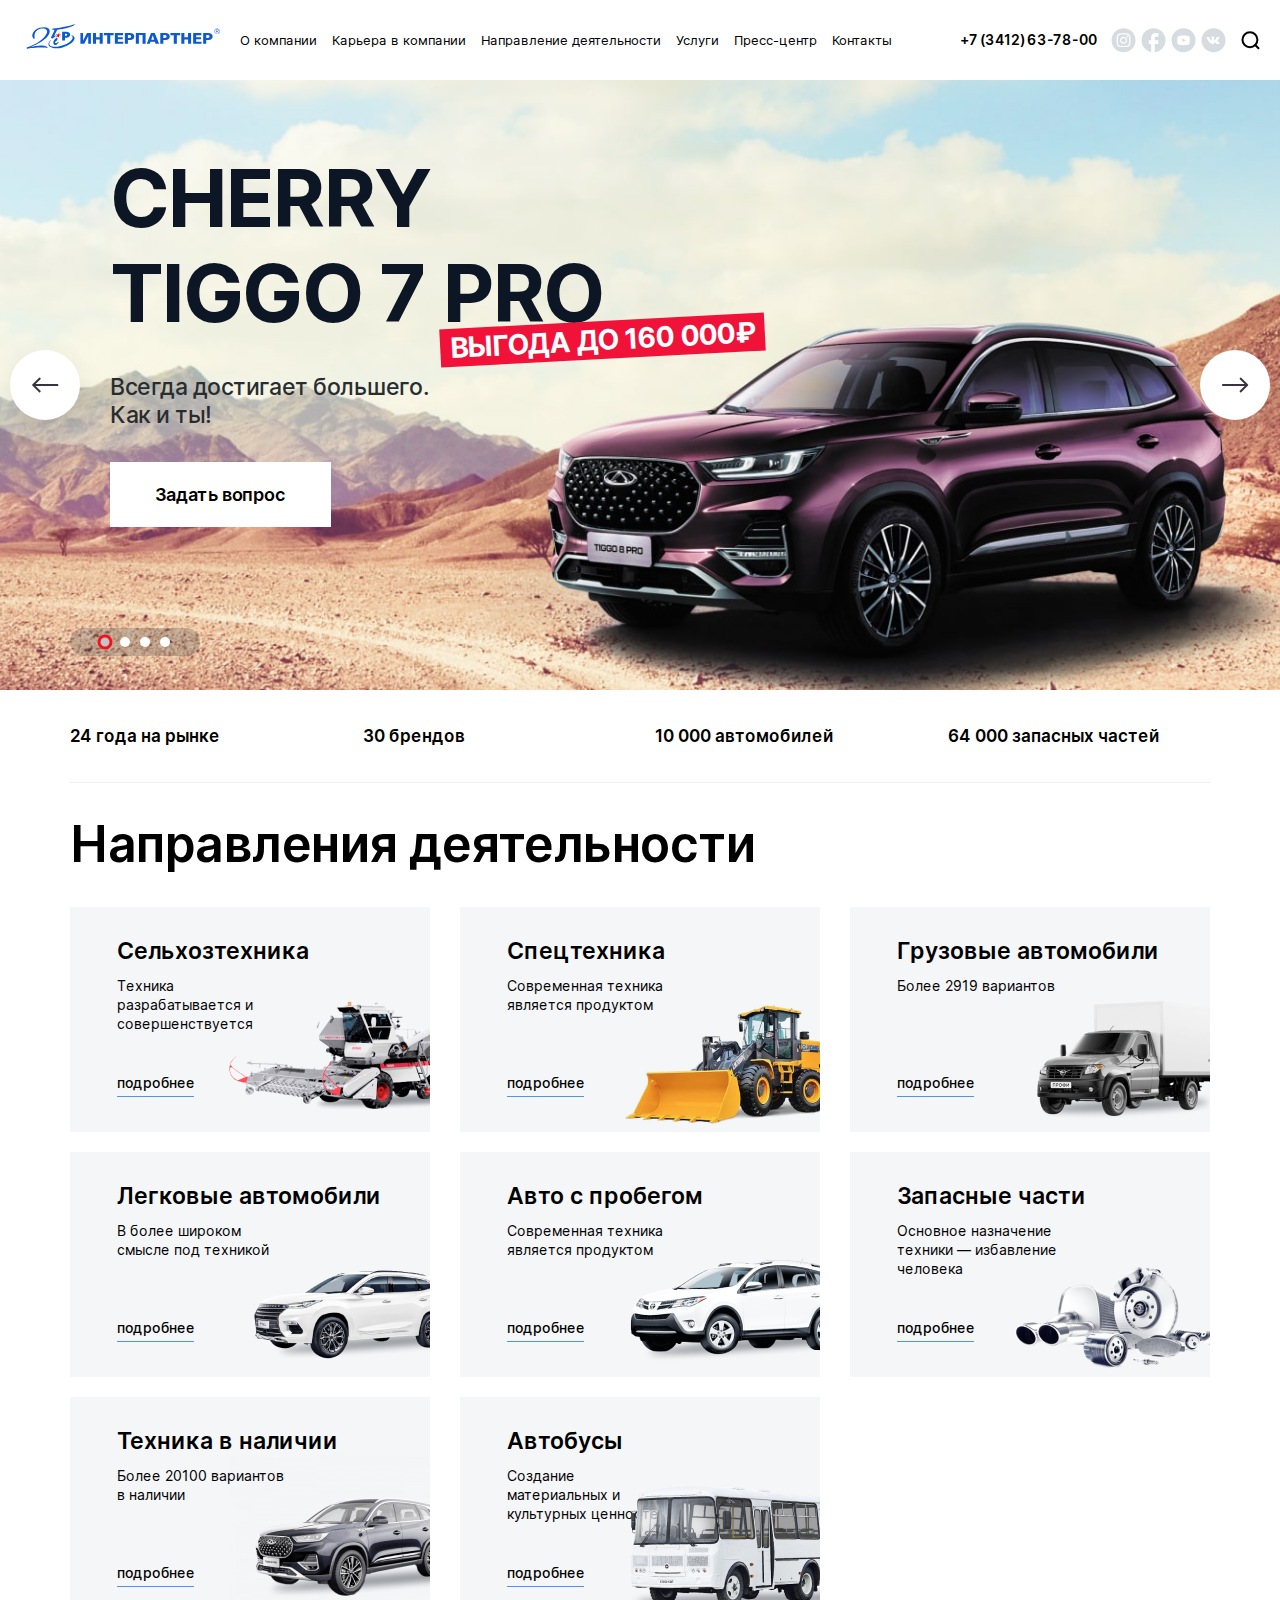
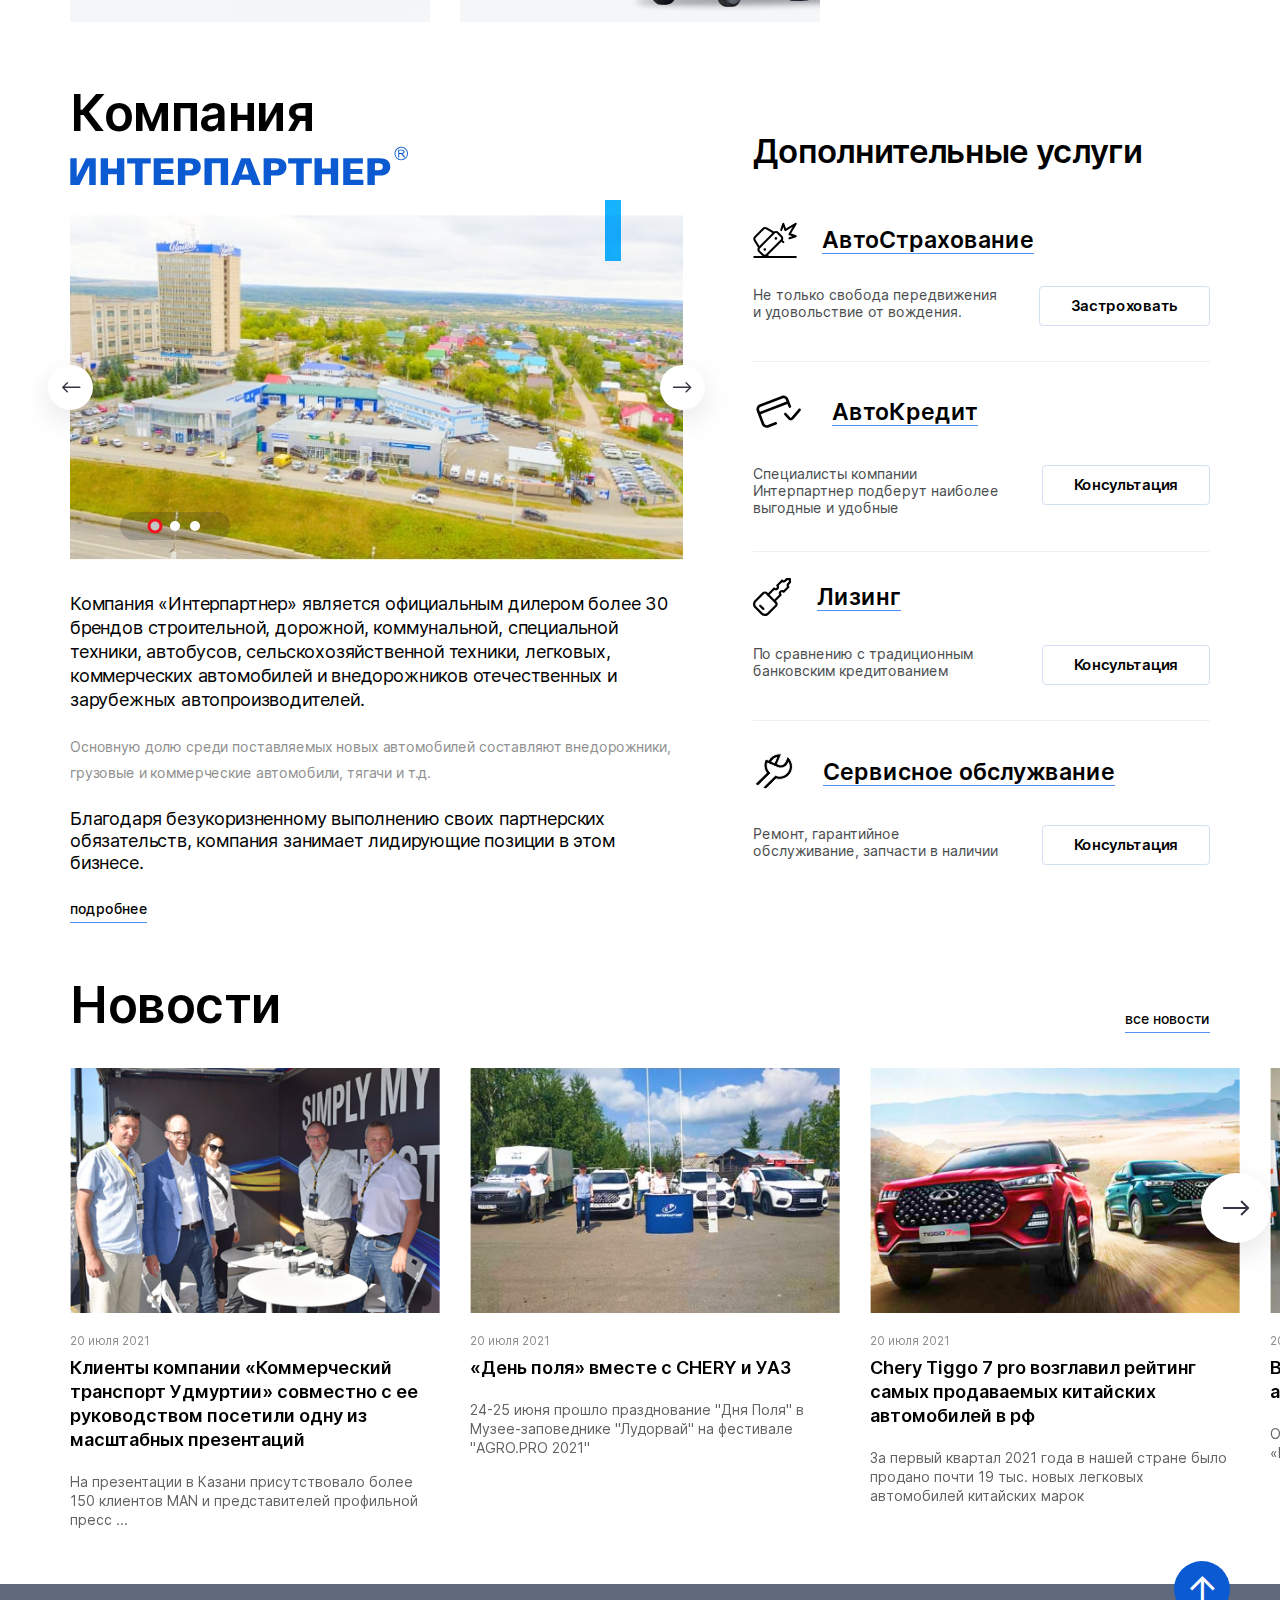
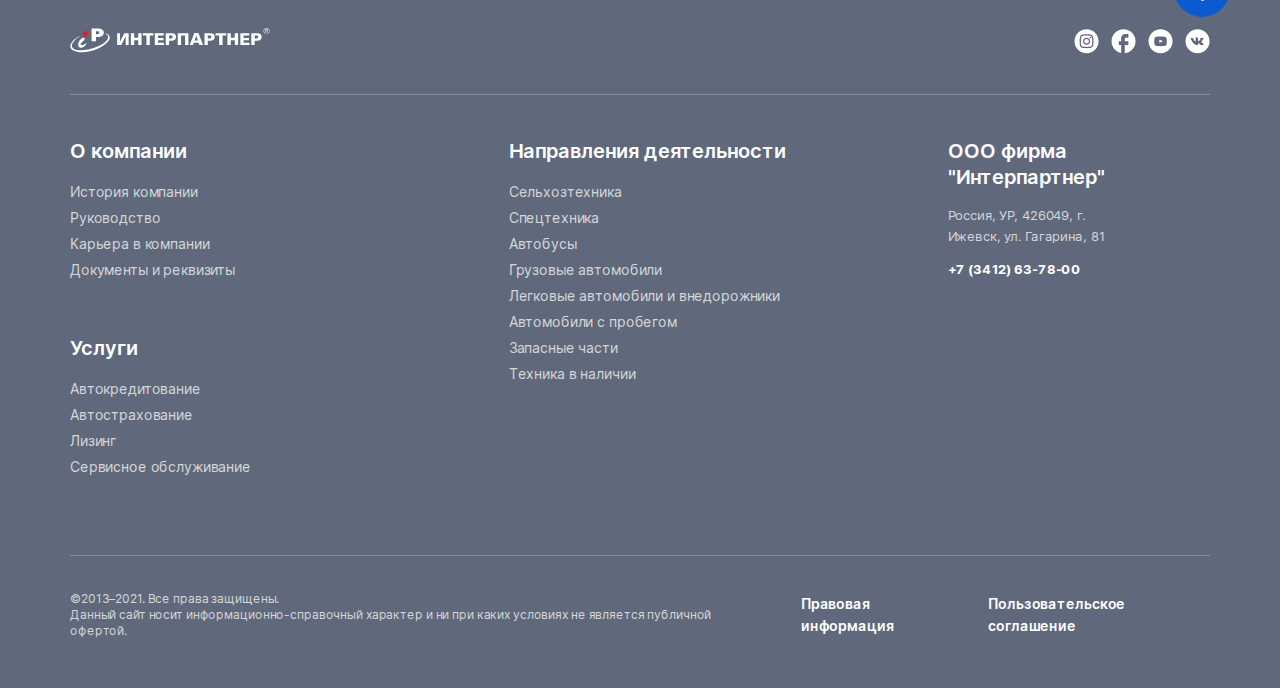
<file: index.html>
<!DOCTYPE html>
<!--[if lt IE 7]><html lang="ru" class="lt-ie9 lt-ie8 lt-ie7"><![endif]-->
<!--[if IE 7]><html lang="ru" class="lt-ie9 lt-ie8"><![endif]-->
<!--[if IE 8]><html lang="ru" class="lt-ie9"><![endif]-->
<!--[if gt IE 8]><!-->
<html lang="ru">
<!--<![endif]-->
<head>
	<meta charset="utf-8" />
	<title>Заголовок</title>
	<meta name="description" content="" />
	<meta http-equiv="X-UA-Compatible" content="IE=edge" />
	<meta name="viewport" content="width=device-width, initial-scale=1.0" />
	<meta name="format-detection" content="telephone=no" />
	<link rel="shortcut icon" href="favicon.png" />
	<link rel="stylesheet" href="libs/bootstrap/bootstrap-grid.css" />
	<link rel="stylesheet" href="libs/fontawesome-free-5.12.0-web/css/all.min.css" />
	<link rel="stylesheet" href="libs/fancybox/jquery.fancybox.css" />
	<link rel="stylesheet" href="libs/slick-1.5.9/slick/slick.css" />
	<link rel="stylesheet" href="libs/slick-1.5.9/slick/slick-theme.css" />
	<link rel="stylesheet" href="css/fonts.css" />
	<link rel="stylesheet" href="css/main.css?ver=1.21" />
	<link rel="stylesheet" href="css/media.css?ver=1.21" />
</head>
<body>

	<div class="wrapper">

		<header class="header">
			<div class="container-fluid">
				<div class="header__wrap">
					<a href="#" class="logo">
						<img src="img/logo.svg" alt="alt">
					</a>
					<ul class="menu">
						<li><a href="#">О компании</a></li>
						</li>
						<li><a href="#">Карьера в компании</a></li>
						<li>
							<a href="#">Направление деятельности</a>
							<ul>
								<li><a href="#">Сельхозтехника</a></li>
								<li><a href="#">Спецтехника</a></li>
								<li><a href="#">Автобусы</a></li>
								<li><a href="#">Грузовые автомобили</a></li>
								<li><a href="#">Легковые автомобили и внедорожники</a></li>
								<li><a href="#">Автомобили с пробегом</a></li>
								<li><a href="#">Запасные части</a></li>
								<li><a href="#">Техника в наличии</a></li>
							</ul>
						</li>
						<li>
							<a href="#">Услуги</a>
							<ul>
								<li><a href="#"><span class="menu__icon"><img src="img/menu1.svg" alt="alt"></span><span>АвтоCтрахование</span></a></li>
								<li><a href="#"><span class="menu__icon"><img src="img/menu2.svg" alt="alt"></span><span>АвтоКредит</span></a></li>
								<li><a href="#"><span class="menu__icon"><img src="img/menu3.svg" alt="alt"></span><span>Лизинг</span></a></li>
								<li><a href="#"><span class="menu__icon"><img src="img/menu4.svg" alt="alt"></span><span>Сервисное обслужвание</span></a></li>
							</ul>
						</li>
						<li><a href="#">Пресс-центр</a></li>
						<li><a href="#">Контакты</a></li>
					</ul>
					<a href="tel:+73412637800" class="phone-main"><img src="img/phone.svg" alt="alt">+7 (3412) 63-78-00</a>
					<ul class="social-list">
						<li><a href="#"><img src="img/instagram.svg" alt="alt"></a></li>
						<li><a href="#"><img src="img/fb.svg" alt="alt"></a></li>
						<li><a href="#"><img src="img/youtube.svg" alt="alt"></a></li>
						<li><a href="#"><img src="img/vk.svg" alt="alt"></a></li>
					</ul>
					<a href="#" class="btn-search"><img src="img/search.svg" alt="alt"></a>
					<span class="btn_nav">
						<span class='sandwich'>
							<span class='sw-topper'></span>
							<span class='sw-footer'></span>
						</span>
					</span>
				</div>
			</div>
			<div class="menu-mobile">
				<div class="menu-mobile__top">
					<a href="#" class="logo">
						<img src="img/logo.svg" alt="alt">
					</a>
					<a href="tel:+73412637800" class="phone-main"><img src="img/phone.svg" alt="alt"></a>
				</div>
				<div class="search-block">
					<input type="text" placeholder="Поиск по сайту">
					<button class="search-block__btn"></button>
				</div>
				<ul class="nav-mobile">
					<li><a href="#">О компании</a></li>
					<li><a href="#">Карьера в компании</a></li>
					<li class="nav-mobile__haschild">
						<a href="#">Направление деятельности</a>
						<div class="nav-mobile__dropdown">
							<div class="nav-mobile__title">Направление деятельности</div>
							<ul>
								<li><a href="#">Сельхозтехника</a></li>
								<li><a href="#">Спецтехника</a></li>
								<li><a href="#">Автобусы</a></li>
								<li><a href="#">Грузовые автомобили</a></li>
								<li><a href="#">Легковые автомобили и внедорожники</a></li>
								<li><a href="#">Автомобили с пробегом</a></li>
								<li><a href="#">Запасные части</a></li>
								<li><a href="#">Техника в наличии</a></li>
							</ul>
						</div>
					</li>
					<li class="nav-mobile__haschild">
						<a href="#">Услуги</a>
						<div class="nav-mobile__dropdown">
							<div class="nav-mobile__title">Услуги</div>
							<ul>
								<li><a href="#"><span class="menu__icon"><img src="img/menu1.svg" alt="alt"></span>АвтоCтрахование</a></li>
								<li><a href="#"><span class="menu__icon"><img src="img/menu2.svg" alt="alt"></span>АвтоКредит</a></li>
								<li><a href="#"><span class="menu__icon"><img src="img/menu3.svg" alt="alt"></span>Лизинг</a></li>
								<li><a href="#"><span class="menu__icon"><img src="img/menu4.svg" alt="alt"></span>Сервисное обслужвание</a></li>
							</ul>
						</div>
					</li> 
					<li><a href="#">Пресс-центр</a></li>
					<li><a href="#">Контакты</a></li>
				</ul>
				<a href="tel:+73412637800" class="phone-menu">+7 (3412) 63-78-00</a>
				<br>
				<a href="#callback" class="btn-page fancybox">Заказать звонок</a>
				<ul class="social-list">
					<li><a href="#"><img src="img/instagram.svg" alt="alt"></a></li>
					<li><a href="#"><img src="img/fb.svg" alt="alt"></a></li>
					<li><a href="#"><img src="img/youtube.svg" alt="alt"></a></li>
					<li><a href="#"><img src="img/vk.svg" alt="alt"></a></li>
				</ul>
				<div class="menu-copyright">©2013–2021. Все права защищены. Данный сайт носит информационно-справочный характер и ни при каких условиях не является публичной офертой.</div>
				<div class="menu-overlay"></div>
			</div>
			<div class="search-modal">
				<form>
					<div class="input-search">
						<input type="text" placeholder="Поиск по сайту ..." required="required">
					</div>
					<div class="clear-search"><img src="img/close.svg" alt="alt"></div>
					<button class="search-button"><img src="img/search.svg" alt="alt"></button>
				</form>
				<div class="search-overlay"></div>
			</div>
		</header>

		<section class="billbord">
			<ul class="slider-billbord">
				<li>
					<div class="item-billbord">
						<div class="item-billbord__image">
							<img src="img/billbord1.jpg" alt="alt">
						</div>
						<div class="container">
							<div class="row">
								<div class="col-lg-6">
									<h2 class="title-big">ChERRY TIGGO 7 PRO <div class="special-descr">выгода до 160 000₽</div></h2>
									<div class="descr-big">Всегда достигает большего. <br>Как и ты!</div>
									<a href="#modal-consultation" class="btn-main fancybox">Задать вопрос</a>
								</div>
							</div>
						</div>
					</div>
				</li>
				<li>
					<div class="item-billbord">
						<div class="item-billbord__image">
							<img src="img/billbord2.jpg" alt="alt">
						</div>
						<div class="container">
							<div class="row">
								<div class="col-lg-6">
									<div class="top-slide">
										<img src="img/logo_dealer.svg" alt="alt">
										<span>Официальный <br>дилер</span>
									</div>
									<h2 class="title-big">Спецтехника <br>в наличии</h2>
									<div class="descr-big">Спецтехника, запчасти, сервис</div>
									<a href="#modal-consultation" class="btn-main fancybox">Задать вопрос</a>
								</div>
							</div>
						</div>
					</div>
				</li>
				<li>
					<div class="item-billbord">
						<div class="item-billbord__image">
							<img src="img/billbord1.jpg" alt="alt">
						</div>
						<div class="container">
							<div class="row">
								<div class="col-lg-6">
									<h2 class="title-big">ChERRY TIGGO 7 PRO <div class="special-descr">выгода до 160 000₽</div></h2>
									<div class="descr-big">Всегда достигает большего. <br>Как и ты!</div>
									<a href="#modal-consultation" class="btn-main fancybox">Задать вопрос</a>
								</div>
							</div>
						</div>
					</div>
				</li>
				<li>
					<div class="item-billbord">
						<div class="item-billbord__image">
							<img src="img/billbord2.jpg" alt="alt">
						</div>
						<div class="container">
							<div class="row">
								<div class="col-lg-6">
									<div class="top-slide">
										<img src="img/logo_dealer.svg" alt="alt">
										<span>Официальный <br>дилер</span>
									</div>
									<h2 class="title-big">Спецтехника <br>в наличии</h2>
									<div class="descr-big">Спецтехника, запчасти, сервис</div>
									<a href="#modal-consultation" class="btn-main fancybox">Задать вопрос</a>
								</div>
							</div>
						</div>
					</div>
				</li>
			</ul>
			<div class="container">
				<div class="dots-wrap"></div>
			</div>
		</section>

		<div class="advantages">
			<div class="container">
				<div class="advantages-wrap">
					<div class="row align-items-center">
						<div class="col-lg-3">
							<div class="item-advantage">24 года на рынке</div>
						</div>
						<div class="col-lg-3">
							<div class="item-advantage">30 брендов</div>
						</div>
						<div class="col-lg-3">
							<div class="item-advantage">10 000 автомобилей</div>
						</div>
						<div class="col-lg-3">
							<div class="item-advantage">64 000 запасных частей</div>
						</div>
					</div>
				</div>
			</div>
		</div>

		<div class="activities">
			<div class="container">
				<h2 class="title-section">Направления деятельности</h2>
				<div class="row row_activities">
					<div class="col-lg-4 col-md-6">
						<div class="item-activity">
							<div class="title-block">Сельхозтехника</div>
							<p>Техника разрабатывается и совершенствуется </p>
							<a href="#" class="link-main">подробнее</a>
							<div class="item-activity__image">
								<img src="img/activity1.png" alt="alt">
							</div>
						</div>
					</div>
					<div class="col-lg-4 col-md-6">
						<div class="item-activity">
							<div class="title-block">Спецтехника</div>
							<p>Современная техника является продуктом </p>
							<a href="#" class="link-main">подробнее</a>
							<div class="item-activity__image">
								<img src="img/activity2.png" alt="alt">
							</div>
						</div>
					</div>
					<div class="col-lg-4 col-md-6">
						<div class="item-activity">
							<div class="title-block">Грузовые автомобили</div>
							<p>Более 2919 вариантов</p>
							<a href="#" class="link-main">подробнее</a>
							<div class="item-activity__image">
								<img src="img/activity3.png" alt="alt">
							</div>
						</div>
					</div>
					<div class="col-lg-4 col-md-6">
						<div class="item-activity">
							<div class="title-block">Легковые автомобили</div>
							<p>В более широком смысле под техникой</p>
							<a href="#" class="link-main">подробнее</a>
							<div class="item-activity__image">
								<img src="img/activity4.png" alt="alt">
							</div>
						</div>
					</div>
					<div class="col-lg-4 col-md-6">
						<div class="item-activity">
							<div class="title-block">Авто с пробегом</div>
							<p>Современная техника является продуктом </p>
							<a href="#" class="link-main">подробнее</a>
							<div class="item-activity__image">
								<img src="img/activity5.png" alt="alt">
							</div>
						</div>
					</div>
					<div class="col-lg-4 col-md-6">
						<div class="item-activity">
							<div class="title-block">Запасные части</div>
							<p>Основное назначение техники — избавление человека </p>
							<a href="#" class="link-main">подробнее</a>
							<div class="item-activity__image">
								<img src="img/activity6.png" alt="alt">
							</div>
						</div>
					</div>
					<div class="col-lg-4 col-md-6">
						<div class="item-activity">
							<div class="title-block">Техника в наличии</div>
							<p>Более 20100 вариантов в наличии</p>
							<a href="#" class="link-main">подробнее</a>
							<div class="item-activity__image">
								<img src="img/activity7.png" alt="alt">
							</div>
						</div>
					</div>
					<div class="col-lg-4 col-md-6">
						<div class="item-activity">
							<div class="title-block">Автобусы</div>
							<p>Создание материальных и культурных ценностей</p>
							<a href="#" class="link-main">подробнее</a>
							<div class="item-activity__image">
								<img src="img/activity8.png" alt="alt">
							</div>
						</div>
					</div>
				</div>
			</div>
		</div>

		<section class="about">
			<div class="container">
				<div class="row">
					<div class="col-lg-7 about__left">
						<h2 class="title-section">Компания <img src="img/logo_about.svg" alt="alt"></h2>
						<ul class="slider-images">
							<li>
								<div class="slider-images__image">
									<img src="img/slide_about1.jpg" alt="alt">
								</div>
							</li>
							<li>
								<div class="slider-images__image">
									<img src="img/slide_about1.jpg" alt="alt">
								</div>
							</li>
							<li>
								<div class="slider-images__image">
									<img src="img/slide_about1.jpg" alt="alt">
								</div>
							</li>
						</ul>
						<div class="text-big">
							<p>Компания «Интерпартнер» является официальным дилером более 30 брендов строительной, дорожной, коммунальной, специальной техники, автобусов, сельскохозяйственной техники, легковых, коммерческих автомобилей и внедорожников отечественных и зарубежных автопроизводителей.</p>
						</div>
						<div class="gray-text">
							<p>Основную долю среди поставляемых новых автомобилей составляют внедорожники, грузовые и коммерческие автомобили, тягачи и т.д.</p>
						</div>
						<div class="text-middle">
							<p>Благодаря безукоризненному выполнению своих партнерских обязательств, компания занимает лидирующие позиции в этом бизнесе. </p>
						</div>
						<a href="#" class="link-main">подробнее</a>
					</div>
					<div class="col-lg-5">
						<div class="title-middle">Дополнительные услуги</div>
						<div class="item-service">
							<div class="item-service__head"><img src="img/ic_service1.svg" alt="alt"><span>АвтоCтрахование</span></div>
							<div class="item-service__content">
								<div class="item-service__text">
									<p>Не только свобода передвижения и удовольствие от вождения. </p>
								</div>
								<a href="#" class="btn-page">Застроховать</a>
							</div>
						</div>
						<div class="item-service">
							<div class="item-service__head"><img src="img/ic_service2.svg" alt="alt"><span>АвтоКредит</span></div>
							<div class="item-service__content">
								<div class="item-service__text">
									<p>Специалисты компании Интерпартнер подберут наиболее выгодные и удобные </p>
								</div>
								<a href="#modal-consultation" class="btn-page fancybox">Консультация</a>
							</div>
						</div>
						<div class="item-service">
							<div class="item-service__head"><img src="img/ic_service3.svg" alt="alt"><span>Лизинг</span></div>
							<div class="item-service__content">
								<div class="item-service__text">
									<p>По сравнению с традиционным банковским кредитованием </p>
								</div>
								<a href="#modal-consultation" class="btn-page fancybox">Консультация</a>
							</div>
						</div>
						<div class="item-service">
							<div class="item-service__head"><img src="img/ic_service4.svg" alt="alt"><span>Сервисное обслужвание</span></div>
							<div class="item-service__content">
								<div class="item-service__text">
									<p>Ремонт, гарантийное обслуживание, запчасти в наличии</p>
								</div>
								<a href="#modal-consultation" class="btn-page fancybox">Консультация</a>
							</div>
						</div>
					</div>
				</div>
			</div>
		</section>
		
		<section class="news">
			<div class="container">
				<div class="head-section">
					<h2 class="title-section">Новости</h2>
					<a href="#" class="link-main">все новости</a>
				</div>
				<div class="wrap-arrows"></div>
			</div>
			<ul class="slider-news">
				<li>
					<a href="#" class="item-news">
						<span class="item-news__image">
							<img src="img/news1.jpg" alt="alt">
						</span>
						<span class="date-main">20 июля 2021</span>
						<span class="title-small">Клиенты компании «Коммерческий транспорт Удмуртии» совместно с ее руководством посетили одну из масштабных презентаций</span>
						<span class="text-main">На презентации в Казани присутствовало более 150 клиентов MAN и представителей профильной пресс ...</span>
					</a>
				</li>
				<li>
					<a href="#" class="item-news">
						<span class="item-news__image">
							<img src="img/news2.jpg" alt="alt">
						</span>
						<span class="date-main">20 июля 2021</span>
						<span class="title-small">«День поля» вместе с CHERY и УАЗ</span>
						<span class="text-main">24-25 июня прошло празднование  "Дня Поля" в Музее-заповеднике "Лудорвай" на фестивале "AGRO.PRO 2021"</span>
					</a>
				</li>
				<li>
					<a href="#" class="item-news">
						<span class="item-news__image">
							<img src="img/news3.jpg" alt="alt">
						</span>
						<span class="date-main">20 июля 2021</span>
						<span class="title-small">Сhery Tiggo 7 pro возглавил рейтинг самых продаваемых китайских автомобилей в рф</span>
						<span class="text-main">За первый квартал 2021 года в нашей стране было продано почти 19 тыс. новых легковых автомобилей китайских марок </span>
					</a>
				</li>
				<li>
					<a href="#" class="item-news">
						<span class="item-news__image">
							<img src="img/news4.jpg" alt="alt">
						</span>
						<span class="date-main">20 июля 2021</span>
						<span class="title-small">Выгода до 150 000 рублей на автомобили Fiat</span>
						<span class="text-main">Официальный дилер Fiat в Ижевске ООО фирма «Интерпартнер» </span>
					</a>
				</li>
				<li>
					<a href="#" class="item-news">
						<span class="item-news__image">
							<img src="img/news1.jpg" alt="alt">
						</span>
						<span class="date-main">20 июля 2021</span>
						<span class="title-small">Клиенты компании «Коммерческий транспорт Удмуртии» совместно с ее руководством посетили одну из масштабных презентаций</span>
						<span class="text-main">На презентации в Казани присутствовало более 150 клиентов MAN и представителей профильной пресс ...</span>
					</a>
				</li>
				<li>
					<a href="#" class="item-news">
						<span class="item-news__image">
							<img src="img/news2.jpg" alt="alt">
						</span>
						<span class="date-main">20 июля 2021</span>
						<span class="title-small">«День поля» вместе с CHERY и УАЗ</span>
						<span class="text-main">24-25 июня прошло празднование  "Дня Поля" в Музее-заповеднике "Лудорвай" на фестивале "AGRO.PRO 2021"</span>
					</a>
				</li>
				<li>
					<a href="#" class="item-news">
						<span class="item-news__image">
							<img src="img/news3.jpg" alt="alt">
						</span>
						<span class="date-main">20 июля 2021</span>
						<span class="title-small">Сhery Tiggo 7 pro возглавил рейтинг самых продаваемых китайских автомобилей в рф</span>
						<span class="text-main">За первый квартал 2021 года в нашей стране было продано почти 19 тыс. новых легковых автомобилей китайских марок </span>
					</a>
				</li>
				<li>
					<a href="#" class="item-news">
						<span class="item-news__image">
							<img src="img/news4.jpg" alt="alt">
						</span>
						<span class="date-main">20 июля 2021</span>
						<span class="title-small">Выгода до 150 000 рублей на автомобили Fiat</span>
						<span class="text-main">Официальный дилер Fiat в Ижевске ООО фирма «Интерпартнер» </span>
					</a>
				</li>
			</ul>
		</section>

		<footer class="footer">
			<a href="#" class="btn_top default"><i class="far fa-arrow-up"></i></a>
			<div class="container">
				<div class="footer__top">
					<a href="#" class="logo">
						<img src="img/logo2.svg" alt="alt">
					</a>
					<ul class="social-list">
						<li><a href="#"><img src="img/instagram2.svg" alt="alt"></a></li>
						<li><a href="#"><img src="img/fb2.svg" alt="alt"></a></li>
						<li><a href="#"><img src="img/youtube2.svg" alt="alt"></a></li>
						<li><a href="#"><img src="img/vk2.svg" alt="alt"></a></li>
					</ul>
				</div>
				<div class="row">
					<div class="col-lg">
						<div class="footer__title footer__title_mob">О компании <i class="fal fa-angle-down"></i></div>
						<div class="footer__content">
							<ul class="footer__nav">
								<li><a href="#">История компании</a></li>
								<li><a href="#">Руководство</a></li>
								<li><a href="#">Карьера в компании</a></li>
								<li><a href="#">Документы и реквизиты</a></li>
							</ul>
						</div>
						<br>
						<br>
						<div class="footer__title footer__title_mob">Услуги <i class="fal fa-angle-down"></i></div>
						<div class="footer__content">
							<ul class="footer__nav">
								<li><a href="#">Автокредитование</a></li>
								<li><a href="#">Автострахование</a></li>
								<li><a href="#">Лизинг</a></li>
								<li><a href="#">Сервисное обслуживание</a></li>
							</ul>
						</div>
					</div>
					<div class="col-lg">
						<div class="footer__title footer__title_mob">Направления деятельности <i class="fal fa-angle-down"></i></div>
						<div class="footer__content">
							<ul class="footer__nav">
								<li><a href="#">Сельхозтехника</a></li>
								<li><a href="#">Спецтехника</a></li>
								<li><a href="#">Автобусы</a></li>
								<li><a href="#">Грузовые автомобили</a></li>
								<li><a href="#">Легковые автомобили и внедорожники</a></li>
								<li><a href="#">Автомобили с пробегом</a></li>
								<li><a href="#">Запасные части</a></li>
								<li><a href="#">Техника в наличии</a></li>
							</ul>
						</div>
					</div>
					<div class="col-lg-3">
						<div class="footer__title">ООО фирма "Интерпартнер"</div>
						<div class="footer__contacts">
							<p>Россия, УР, 426049, г. <br>Ижевск, ул. Гагарина, 81</p>
							<div><a href="tel:+73412637800">+7 (3412) 63-78-00 </a></div>
						</div>
					</div>
				</div>
				<div class="footer__bottom">
					<p>©2013–2021. Все права защищены. <br>Данный сайт носит информационно-справочный характер и ни при каких условиях не является публичной офертой.</p>
					<a href="#">Правовая информация</a>
					<a href="#">Пользовательское соглашение</a>
				</div>
			</div>
		</footer>

	</div>

	<div id="modal-consultation" class="modal-block">
		<div class="modal-wrap">
			<div class="title-content">Консультация</div>
			<div class="descr-modal">Заполните форму, мы в самое ближайшее время свяжемся с Вами и ответим на все вопросы</div>
			<form>
				<div class="item-form">
					<input type="text" placeholder="Ваше имя" required="required">
					<div class="descr-input">обязательно к заполнению</div>
				</div>
				<div class="item-form">
					<input type="text" placeholder="Номер телефона" class="input-phone" required="required">
					<div class="descr-input">обязательно к заполнению</div>
				</div>
				<div class="item-form">
					<input type="email" placeholder="Ваш email" required="required">
					<div class="descr-input">обязательно к заполнению</div>
				</div>
				<div class="item-form">
					<select>
						<option value="1">автострахование</option>
						<option value="1">автострахование</option>
						<option value="1">автострахование</option>
						<option value="1">автострахование</option>
					</select>
				</div>
				<div class="item-form">
					<textarea placeholder="Сообщение"></textarea>
					<div class="descr-input">обязательно к заполнению</div>
				</div>
				<div class="capcha-block">
					<div class="capcha-block__title">Введите код с картинки</div>
					<div class="capcha__wrap">
						<div class="capcha-value">
							<div class="capcha__text">89A28</div>
							<div class="capcha__reload">
								<img src="img/reload.svg" alt="alt">
							</div>
						</div>
						<input type="text" class="input-capcha" value="89A28">
					</div>
				</div>
				<button class="btn-main btn-main_block">Задать вопрос</button>
				<div class="form-agreement">Нажимая на кнопку “Задать вопрос” вы соглашаетесь с передачей <a href="#">персональных данных.</a></div>
			</form>
		</div>
	</div>

	<div id="thanks" class="modal-block">
		<div class="modal-wrap">
			<img src="img/arrow_big.svg" alt="alt">
			<div class="title-content">Спасибо!</div>
			<div class="descr-modal">Ваше сообщение отправлено!  В самое короткое время мы свяжемся с Вами</div>
			<button class="btn-main btn-main_block">Хорошо, спасибо!</button>
		</div>
	</div>

	<div id="callback" class="modal-block">
		<div class="modal-wrap">
			<div class="title-content">Заказать звонок</div>
			<div class="descr-modal">Заполните форму, мы в самое ближайшее время свяжемся с Вами и ответим на все вопросы</div>
			<form>
				<div class="item-form">
					<input type="text" placeholder="Ваше имя" required="required">
					<div class="descr-input">обязательно к заполнению</div>
				</div>
				<div class="item-form">
					<input type="text" placeholder="Номер телефона" class="input-phone" required="required">
					<div class="descr-input">обязательно к заполнению</div>
				</div>
				<div class="capcha-block">
					<div class="capcha-block__title">Введите код с картинки</div>
					<div class="capcha__wrap">
						<div class="capcha-value">
							<div class="capcha__text">89A28</div>
							<div class="capcha__reload">
								<img src="img/reload.svg" alt="alt">
							</div>
						</div>
						<input type="text" class="input-capcha" value="89A28">
					</div>
				</div>
				<button class="btn-main btn-main_block">Заказать звонок</button>
				<div class="form-agreement">Нажимая на кнопку “Задать вопрос” вы соглашаетесь с передачей <a href="#">персональных данных.</a></div>
			</form>
		</div>
	</div>

	<!--[if lt IE 9]>
	<script src="libs/html5shiv/es5-shim.min.js"></script>
	<script src="libs/html5shiv/html5shiv.min.js"></script>
	<script src="libs/html5shiv/html5shiv-printshiv.min.js"></script>
	<script src="libs/respond/respond.min.js"></script>
<![endif]-->
<script src="libs/jquery/jquery-1.11.1.min.js"></script>
<script src="libs/jquery-mousewheel/jquery.mousewheel.min.js"></script>
<script src="libs/fancybox/jquery.fancybox.pack.js"></script>
<script src="libs/slick-1.5.9/slick/slick.min.js"></script>
<script src="libs/scroll2id/PageScroll2id.min.js"></script>
<script src="libs/mask/jquery.maskedinput.js"></script>
<script src="libs/sly/sly.js"></script>
<script src="libs/jQueryFormStyler-master/jquery.formstyler.min.js"></script>
<script src="js/common.js?ver=1.21"></script>
<!-- Yandex.Metrika counter --><!-- /Yandex.Metrika counter -->
<!-- Google Analytics counter --><!-- /Google Analytics counter -->
</body>
</html>
</file>
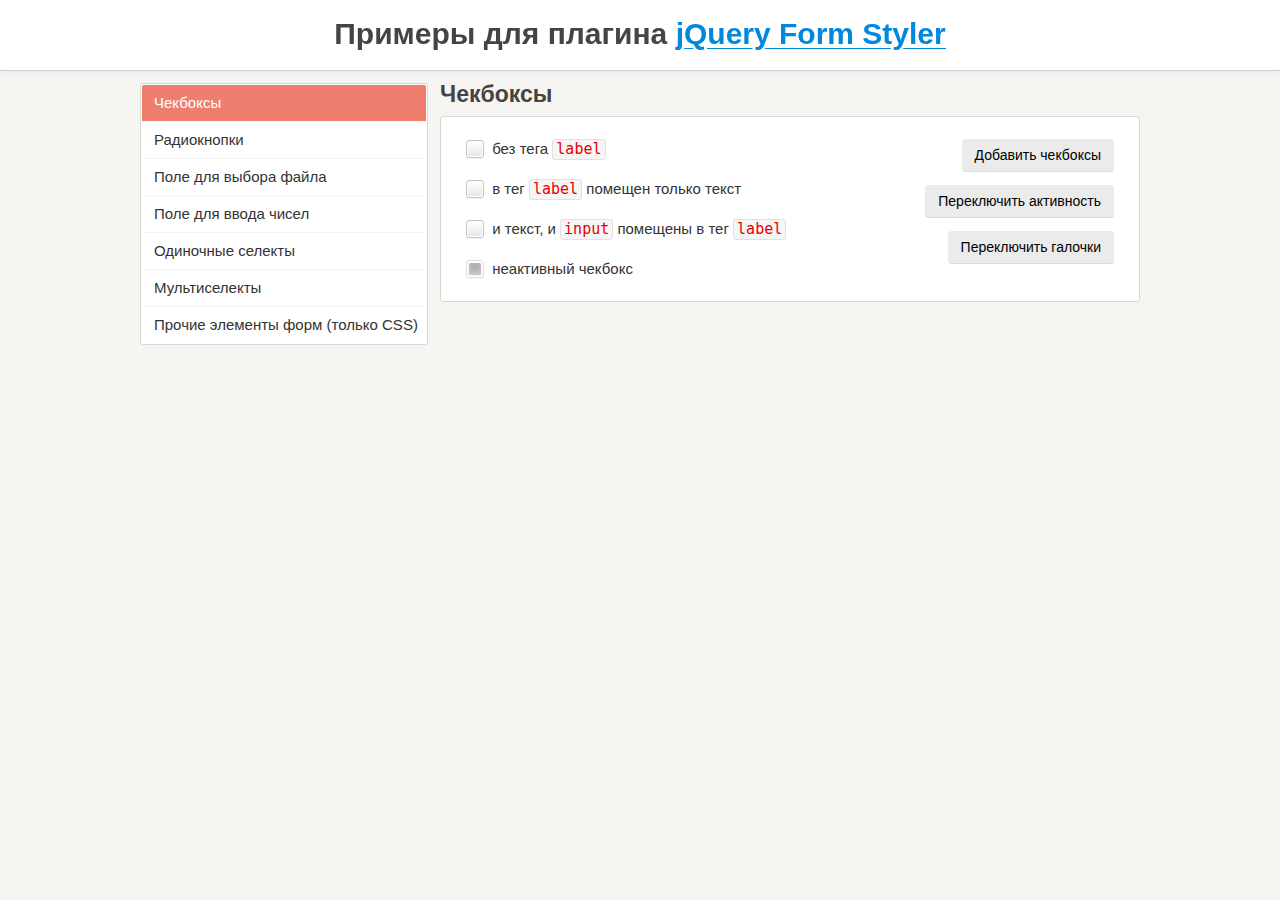
<file: libs/jQueryFormStyler-master/demo/index.html>
<!DOCTYPE html>
<html>
<head>
	<meta charset="utf-8" />
	<meta name="viewport" content="width=device-width, initial-scale=1.0" />
	<title>Примеры для плагина jQuery Form Styler</title>
	<link href="demo.css" rel="stylesheet" />
	<link href="../jquery.formstyler.css" rel="stylesheet" />
	<script src="http://ajax.googleapis.com/ajax/libs/jquery/1.11.3/jquery.min.js"></script>
	<script src="../jquery.formstyler.js"></script>
	<script>
		(function($) {
		$(function() {
			$('input, select').styler({
				selectSearch: true
			});
		});
		})(jQuery);
	</script>
	<script src="demo.js"></script>
</head>

<body>

<h1>Примеры для плагина <a href="http://dimox.name/jquery-form-styler/">jQuery Form Styler</a></h1>

<form method="post">
<div class="wrapper">

	<ul class="menu">
		<li class="current" data-hash="checkbox">Чекбоксы</li>
		<li data-hash="radio">Радиокнопки</li>
		<li data-hash="file">Поле для выбора файла</li>
		<li data-hash="number">Поле для ввода чисел</li>
		<li data-hash="select">Одиночные селекты</li>
		<li data-hash="multiselect">Мультиселекты</li>
		<li data-hash="css">Прочие элементы форм (только CSS)</li>
	</ul>

	<div class="content">

		<div class="box visible">
			<h2>Чекбоксы</h2>

			<div class="section lh">
				<div class="buttons">
					<button type="submit" class="button  add-checkbox">Добавить чекбоксы</button>
					<button type="submit" class="button  disable-input">Переключить активность</button>
					<button type="submit" class="button  check">Переключить галочки</button>
				</div>
				<input type="checkbox" /> без тега <code>label</code><br />
				<span id="r"><input type="checkbox" id="checkbox1" /></span> <label for="checkbox1"> в тег <code>label</code> помещен только текст</label><br />
				<label><input type="checkbox" /> и текст, и <code>input</code> помещены в тег <code>label</code></label><br />
				<label><input type="checkbox" disabled checked /> неактивный чекбокс</label>
			</div><!-- .section -->
		</div><!-- .box -->

		<div class="box">
			<h2>Радиокнопки</h2>

			<div class="section lh">
				<div class="buttons">
					<button type="submit" class="button  add-radio">Добавить радиокнопки</button>
					<button type="submit" class="button  disable-input">Переключить активность</button>
				</div>
				<input type="radio" name="radio" /> без тега <code>label</code><br />
				<input type="radio" name="radio" id="radio1" /> <label for="radio1"> в тег <code>label</code> помещен только текст</label><br />
				<label><input type="radio" name="radio" /> и текст, и <code>input</code> помещены в тег <code>label</code></label><br />
				<label><input type="radio" name="radio" disabled /> неактивная радиокнопка</label>
			</div><!-- .section -->
		</div><!-- .box -->

		<div class="box">
			<h2>Поле для выбора файла</h2>

			<div class="section">
				<div class="buttons">
					<button type="submit" class="button  add-file">Добавить поле</button>
					<button type="submit" class="button  disable-input">Переключить активность</button>
				</div>
				<input type="file" />
			</div><!-- .section -->
		</div><!-- .box -->

		<div class="box">
			<h2>Поле для ввода чисел</h2>

			<div class="section">
				<div class="buttons">
					<button type="submit" class="button  add-number">Добавить поле</button>
					<button type="submit" class="button  disable-input">Переключить активность</button>
				</div>
				<p>Поле без атрибутов.</p>
				<input type="number" />
			</div><!-- .section -->

			<div class="section">
				<p>Поле с атрибутами <code>min="0" max="100" step="5"</code>.</p>
				<input type="number" min="0" max="100" step="5" />
			</div><!-- .section -->

			<div class="section  number-plus-minus">
			<p>Другой вид переключателей.</p>
				<input type="number" />
			</div><!-- .section -->
		</div><!-- .box -->

		<div class="box">

			<h2>Одиночные селекты</h2>

			<p style="color: #43C617">По умолчанию ширина селекта на этой странице установлена 250 пикселей.</p>

			<div class="section">
				<div class="buttons">
					<button type="submit" class="button  add-select">Добавить селект</button>
					<button type="submit" class="button  add-options">Добавить пункты в список</button>
					<button type="submit" class="button  disable-select">Переключить активность селекта</button>
					<button type="submit" class="button  disable-options">Переключить активность пунктов</button>
				</div>
				<p><strong>Простой селект</strong> с несколькими пунктами, <br />один из них неактивный.</p>
				<select>
					<option>-- Выберите --</option>
					<option>Пункт 1</option>
					<option>Пункт 2</option>
					<option disabled>Пункт 3</option>
					<option>Пункт 4</option>
					<option>Пункт 5</option>
				</select>
			</div><!-- .section -->

			<div class="section">

				<p>Селект <strong>без заданной ширины</strong>, имеющий пункт <strong>с длинным текстом</strong>.</p>
				<select class="width-auto">
					<option>-- Выберите --</option>
					<option>Пункт 1</option>
					<option>Пункт 2</option>
					<option>Какой-то пункт с очень-очень-очень длинным-длинным-длинным текстом</option>
					<option>Пункт 4</option>
					<option>Пункт 5</option>
				</select>

				<br /><br />

				<p>Селект <strong>с шириной 200 пикселей</strong>, имеющий пункт <strong>с длинным текстом</strong>.</p>
				<select class="width-200">
					<option>-- Выберите --</option>
					<option>Пункт 1</option>
					<option>Пункт 2</option>
					<option>Какой-то пункт с очень-очень-очень длинным-длинным-длинным текстом</option>
					<option>Пункт 4</option>
					<option>Пункт 5</option>
				</select>

			</div><!-- .section -->

			<div class="section">

				<div class="sec maxheight">
					<p>Выпадающий список этого селекта <br /><strong>органичен по высоте</strong>.</p>
					<select>
						<option>-- Выберите --</option>
						<option>Пункт 1</option>
						<option>Пункт 2</option>
						<option>Пункт 3</option>
						<option>Пункт 4</option>
						<option>Пункт 5</option>
						<option>Пункт 6</option>
						<option>Пункт 7</option>
						<option>Пункт 8</option>
						<option>Пункт 9</option>
						<option>Пункт 10</option>
						<option>Пункт 11</option>
						<option>Пункт 12</option>
						<option>Пункт 13</option>
						<option>Пункт 14</option>
						<option>Пункт 15</option>
						<option>Пункт 16</option>
						<option>Пункт 17</option>
						<option>Пункт 18</option>
						<option>Пункт 19</option>
						<option>Пункт 20</option>
						<option>Пункт 21</option>
						<option>Пункт 22</option>
						<option>Пункт 23</option>
						<option>Пункт 24</option>
						<option>Пункт 25</option>
						<option>Пункт 26</option>
						<option>Пункт 27</option>
						<option>Пункт 28</option>
						<option>Пункт 29</option>
						<option>Пункт 30</option>
					</select>
				</div><!-- .sec -->

				<div class="sec">
					<p>Селект <strong>с длинным списком</strong>, не ограниченным максимальной высотой.</p>
					<select>
						<option>-- Выберите --</option>
						<option>Пункт 1</option>
						<option>Пункт 2</option>
						<option>Пункт 3</option>
						<option>Пункт 4</option>
						<option>Пункт 5</option>
						<option>Пункт 6</option>
						<option>Пункт 7</option>
						<option>Пункт 8</option>
						<option>Пункт 9</option>
						<option>Пункт 10</option>
						<option>Пункт 11</option>
						<option>Пункт 12</option>
						<option>Пункт 13</option>
						<option>Пункт 14</option>
						<option>Пункт 15</option>
						<option>Пункт 16</option>
						<option>Пункт 17</option>
						<option>Пункт 18</option>
						<option>Пункт 19</option>
						<option>Пункт 20</option>
						<option>Пункт 21</option>
						<option>Пункт 22</option>
						<option>Пункт 23</option>
						<option>Пункт 24</option>
						<option>Пункт 25</option>
						<option>Пункт 26</option>
						<option>Пункт 27</option>
						<option>Пункт 28</option>
						<option>Пункт 29</option>
						<option>Пункт 30</option>
						<option>Пункт 31</option>
						<option>Пункт 32</option>
						<option>Пункт 33</option>
						<option>Пункт 34</option>
						<option>Пункт 35</option>
						<option>Пункт 36</option>
						<option>Пункт 37</option>
						<option>Пункт 38</option>
						<option>Пункт 39</option>
						<option>Пункт 40</option>
						<option>Пункт 41</option>
						<option>Пункт 42</option>
						<option>Пункт 43</option>
						<option>Пункт 44</option>
						<option>Пункт 45</option>
						<option>Пункт 46</option>
						<option>Пункт 47</option>
						<option>Пункт 48</option>
						<option>Пункт 49</option>
						<option>Пункт 50</option>
						<option>Пункт 51</option>
						<option>Пункт 52</option>
						<option>Пункт 53</option>
						<option>Пункт 54</option>
						<option>Пункт 55</option>
						<option>Пункт 56</option>
						<option>Пункт 57</option>
						<option>Пункт 58</option>
						<option>Пункт 59</option>
						<option>Пункт 60</option>
						<option>Пункт 61</option>
						<option>Пункт 62</option>
						<option>Пункт 63</option>
						<option>Пункт 64</option>
						<option>Пункт 65</option>
						<option>Пункт 66</option>
						<option>Пункт 67</option>
						<option>Пункт 68</option>
						<option>Пункт 69</option>
						<option>Пункт 70</option>
						<option>Пункт 71</option>
						<option>Пункт 72</option>
						<option>Пункт 73</option>
						<option>Пункт 74</option>
						<option>Пункт 75</option>
						<option>Пункт 76</option>
						<option>Пункт 77</option>
						<option>Пункт 78</option>
						<option>Пункт 79</option>
						<option>Пункт 80</option>
						<option>Пункт 81</option>
						<option>Пункт 82</option>
						<option>Пункт 83</option>
						<option>Пункт 84</option>
						<option>Пункт 85</option>
						<option>Пункт 86</option>
						<option>Пункт 87</option>
						<option>Пункт 88</option>
						<option>Пункт 89</option>
						<option>Пункт 90</option>
						<option>Пункт 91</option>
						<option>Пункт 92</option>
						<option>Пункт 93</option>
						<option>Пункт 94</option>
						<option>Пункт 95</option>
						<option>Пункт 96</option>
						<option>Пункт 97</option>
						<option>Пункт 98</option>
						<option>Пункт 99</option>
						<option>Пункт 100</option>
					</select>
				</div><!-- .sec -->

			</div><!-- .section -->

			<div class="section">

				<div class="sec">
					<p>Проверяем, правильное ли значение передается при изменении. У оригинального селекта прописано: <code>onchange="alert(this.value)"</code>.</p>
					<select onchange="alert(this.value)">
						<option>-- Выберите --</option>
						<option>Пункт 1</option>
						<option>Пункт 2</option>
						<option>Пункт 3</option>
						<option>Пункт 4</option>
						<option>Пункт 5</option>
					</select>
				</div><!-- .sec -->

				<div class="sec">
					<p>Селект <strong>с замещающим текстом</strong> (placeholder). Текст "-- Выберите --" задан не через тег <code>option</code>, а через атрибут <code>data-placeholder</code>.</p>
					<select data-placeholder="-- Выберите --">
						<option label="-"></option>
						<option>Пункт 1</option>
						<option>Пункт 2</option>
						<option>Пункт 3</option>
						<option>Пункт 4</option>
						<option>Пункт 5</option>
					</select>
				</div><!-- .sec -->

			</div><!-- .section -->

			<div class="section">

				<div class="sec">
					<p>Селект <strong>с группировкой пунктов</strong> <br />(используется тег <code>optgroup</code>), один из них неактивный.</p>
					<select>
						<option>-- Выберите --</option>
						<optgroup label="Группа 1">
							<option>Пункт 1.1</option>
							<option>Пункт 1.2</option>
							<option>Пункт 1.3</option>
						</optgroup>
						<optgroup label="Группа 2">
							<option>Пункт 2.1</option>
							<option disabled>Пункт 2.2</option>
							<option>Пункт 2.3</option>
						</optgroup>
					</select>
				</div><!-- .sec -->

				<div class="sec">
					<p>Селект с выделением групп <strong>разными цветами</strong> (указаны классы <code>.color1</code> и <code>.color2</code> для <code>optgroup</code>).</p>
					<select>
						<option>-- Выберите --</option>
						<optgroup label="Группа 1" class="color1">
							<option>Пункт 1.1</option>
							<option>Пункт 1.2</option>
							<option>Пункт 1.3</option>
						</optgroup>
						<optgroup label="Группа 2" class="color2">
							<option>Пункт 2.1</option>
							<option>Пункт 2.2</option>
							<option>Пункт 2.3</option>
						</optgroup>
					</select>
				</div><!-- .sec -->

			</div><!-- .section -->

			<div class="section">

				<div class="sec showChanged">
					<p>Показываем, что селект изменен, используя класс <code>.changed</code> (появляется зеленая обводка).</p>
					<select>
						<option>-- Выберите --</option>
						<option>Пункт 1</option>
						<option>Пункт 2</option>
						<option>Пункт 3</option>
						<option>Пункт 4</option>
						<option>Пункт 5</option>
					</select>
				</div><!-- .sec -->

				<div class="sec lang">
					<p>Класс, указаннный для <code>option</code>, передается свернутом селекту, благодаря чему мы в нем видим флаг.</p>
					<select>
						<option>-- Выберите язык --</option>
						<option class="lang-en">Английский</option>
						<option class="lang-es">Испанский</option>
						<option class="lang-de">Немецкий</option>
						<option class="lang-ru">Русский</option>
						<option class="lang-fr">Французский</option>
					</select>
				</div><!-- .sec -->

			</div><!-- .section -->

			<br /><br /><br /><br /><br /><br /><br /><br /><br /><br />

		</div><!-- .box -->

		<div class="box">

			<h2>Мультиселекты</h2>

			<div class="section">
				<div class="buttons">
					<button type="submit" class="button  add-select  multiple">Добавить селект</button>
					<button type="submit" class="button  add-options">Добавить пункты в список</button>
					<button type="submit" class="button  disable-select">Переключить активность селекта</button>
					<button type="submit" class="button  disable-options">Переключить активность пунктов</button>
				</div>
				<p><strong>Мультиселект</strong>, один из пунктов неактивный, <br />параметр <code>size</code> не указан.</p>
				<select multiple>
					<option>-- Выберите --</option>
					<option>Пункт 1</option>
					<option>Пункт 2</option>
					<option disabled>Пункт 3</option>
					<option>Пункт 4</option>
					<option>Пункт 5</option>
				</select>
			</div><!-- .section -->

			<div class="section">
				<p>Мультиселект <strong>с параметром</strong> <code>size</code> <strong>равным</strong> <code>6</code> и <strong>с заданной шириной</strong> (400 пикселей).</p>
				<select multiple size="6" class="width-400">
					<option>-- Выберите один или несколько пунктов --</option>
					<option>Пункт 1</option>
					<option>Пункт 2</option>
					<option>Пункт 3</option>
					<option>Пункт 4</option>
					<option>Пункт 5</option>
				</select>
			</div><!-- .section -->

			<div class="section">

				<div class="sec">
					<p>Мультиселект <strong>с группировкой пунктов</strong> (используется тег <code>optgroup</code>), один из них неактивный.</p>
					<select multiple size="9">
						<option>-- Выберите --</option>
						<optgroup label="Группа 1">
							<option>Пункт 1.1</option>
							<option>Пункт 1.2</option>
							<option>Пункт 1.3</option>
						</optgroup>
						<optgroup label="Группа 2">
							<option>Пункт 2.1</option>
							<option disabled>Пункт 2.2</option>
							<option>Пункт 2.3</option>
						</optgroup>
					</select>
				</div><!-- .sec -->

				<div class="sec">
					<p>Мультиселект с выделением групп <strong>разными цветами</strong> (указаны классы <code>.color1</code> и <code>.color2</code> для <code>optgroup</code>).</p>
					<select multiple size="9">
						<option>-- Выберите --</option>
						<optgroup label="Группа 1" class="color1">
							<option>Пункт 1.1</option>
							<option>Пункт 1.2</option>
							<option>Пункт 1.3</option>
						</optgroup>
						<optgroup label="Группа 2" class="color2">
							<option>Пункт 2.1</option>
							<option>Пункт 2.2</option>
							<option>Пункт 2.3</option>
						</optgroup>
					</select>
				</div><!-- .sec -->

			</div><!-- .section -->

		</div><!-- .box -->

		<div class="box">

			<h2>Прочие элементы форм (только CSS)</h2>

			<div class="section css">
				<p>Стилизация данных элементов <strong>не требует наличия плагина</strong>.</p>

				<input class="styler" type="text" size="60" placeholder="Однострочное текстовое поле..." /> <code>&lt;input type="text"></code>

				<input class="styler" type="password" size="60" placeholder="Поле для ввода пароля..." /> <code>&lt;input type="password"></code>

				<textarea class="styler" cols="60" rows="5" placeholder="Многострочное текстовое поле..."></textarea> <code>&lt;textarea>&lt;/textarea></code><br />

				<input class="styler" type="button" value="Кнопка" /> <code>&lt;input type="button"></code><br />

				<button class="styler" type="submit">Кнопка</button> <code>&lt;button>&lt;/button></code><br />

				<input class="styler" type="reset" value="Сброс" /> <code>&lt;input type="reset"></code><br />

				<input class="styler" type="button" value="Кнопка неактивная" disabled /> <code>&lt;input type="button" disabled></code><br />
				<button class="styler" type="submit" disabled>Кнопка неактивная</button> <code>&lt;button disabled>&lt;/button></code>

			</div><!-- .section -->

		</div><!-- .box -->

	</div><!-- .content -->

</div><!-- .wrapper -->
</form>

</body>
</html>
</file>
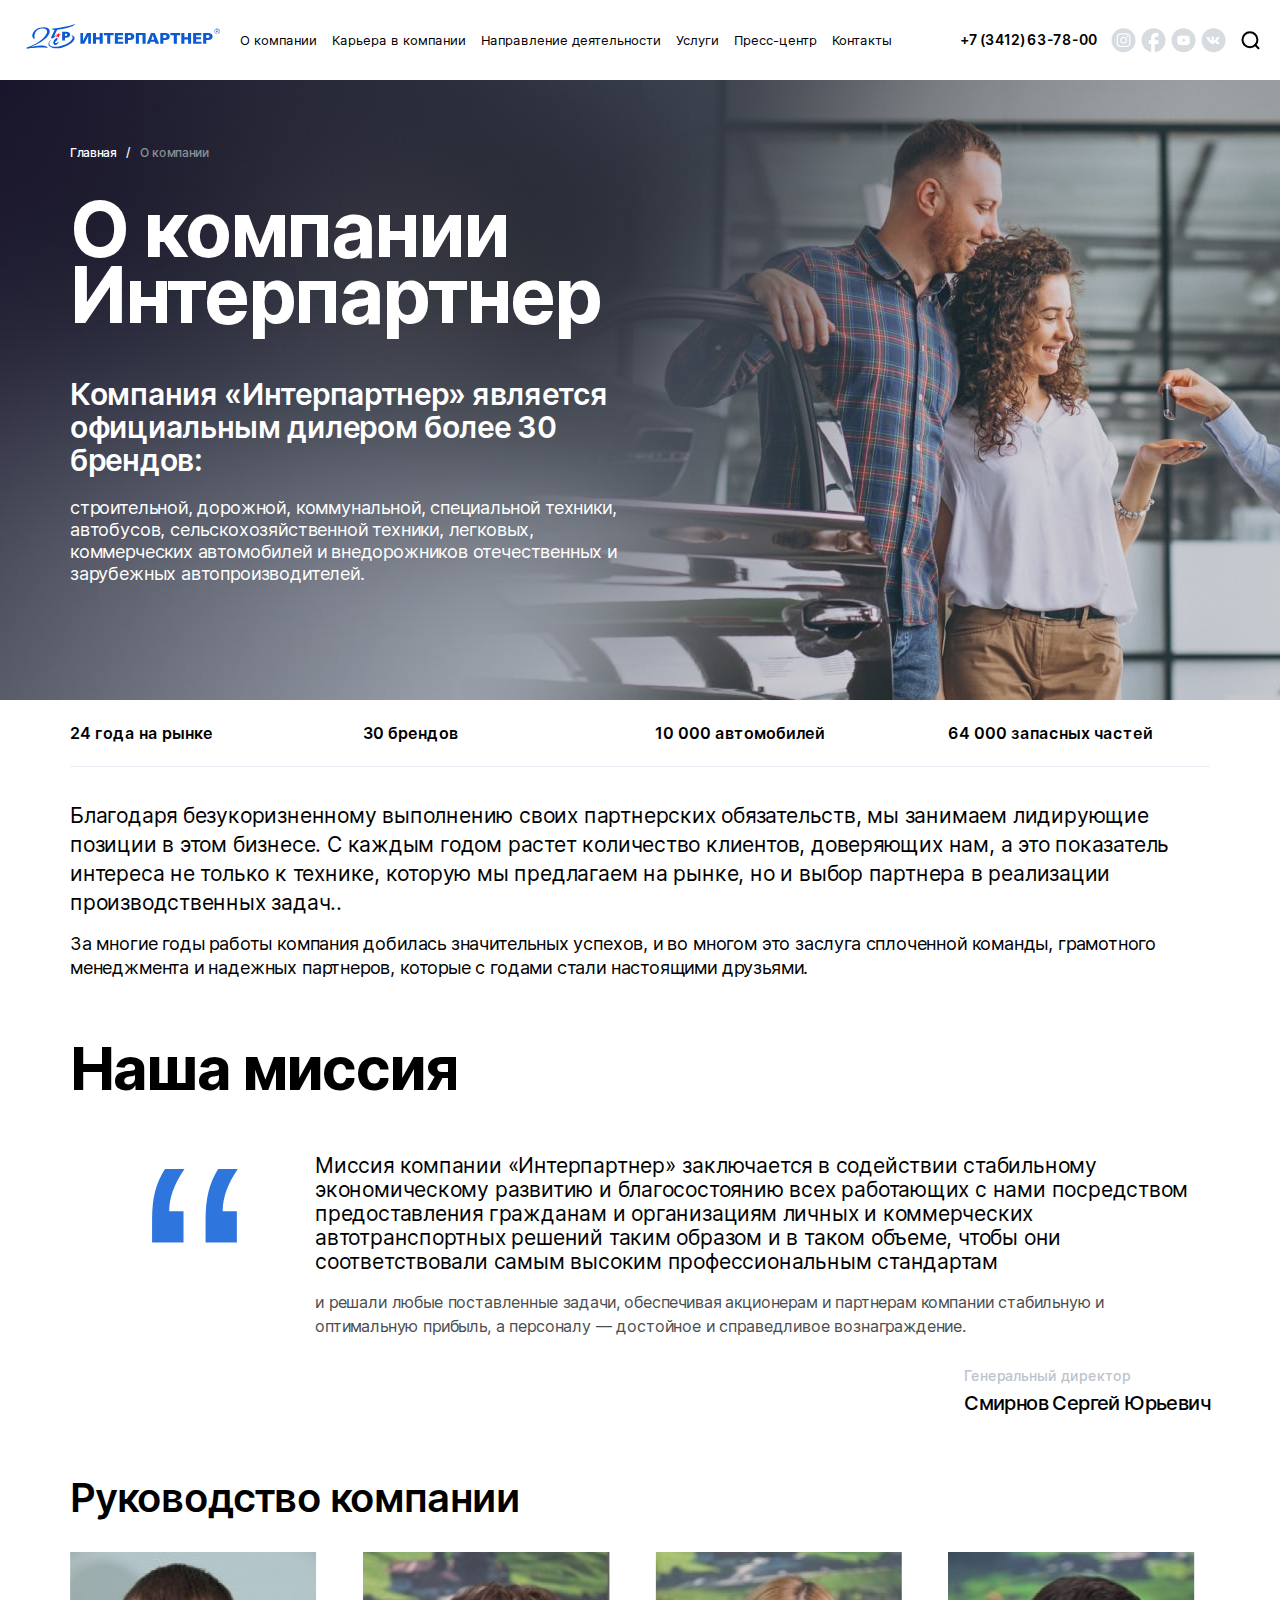
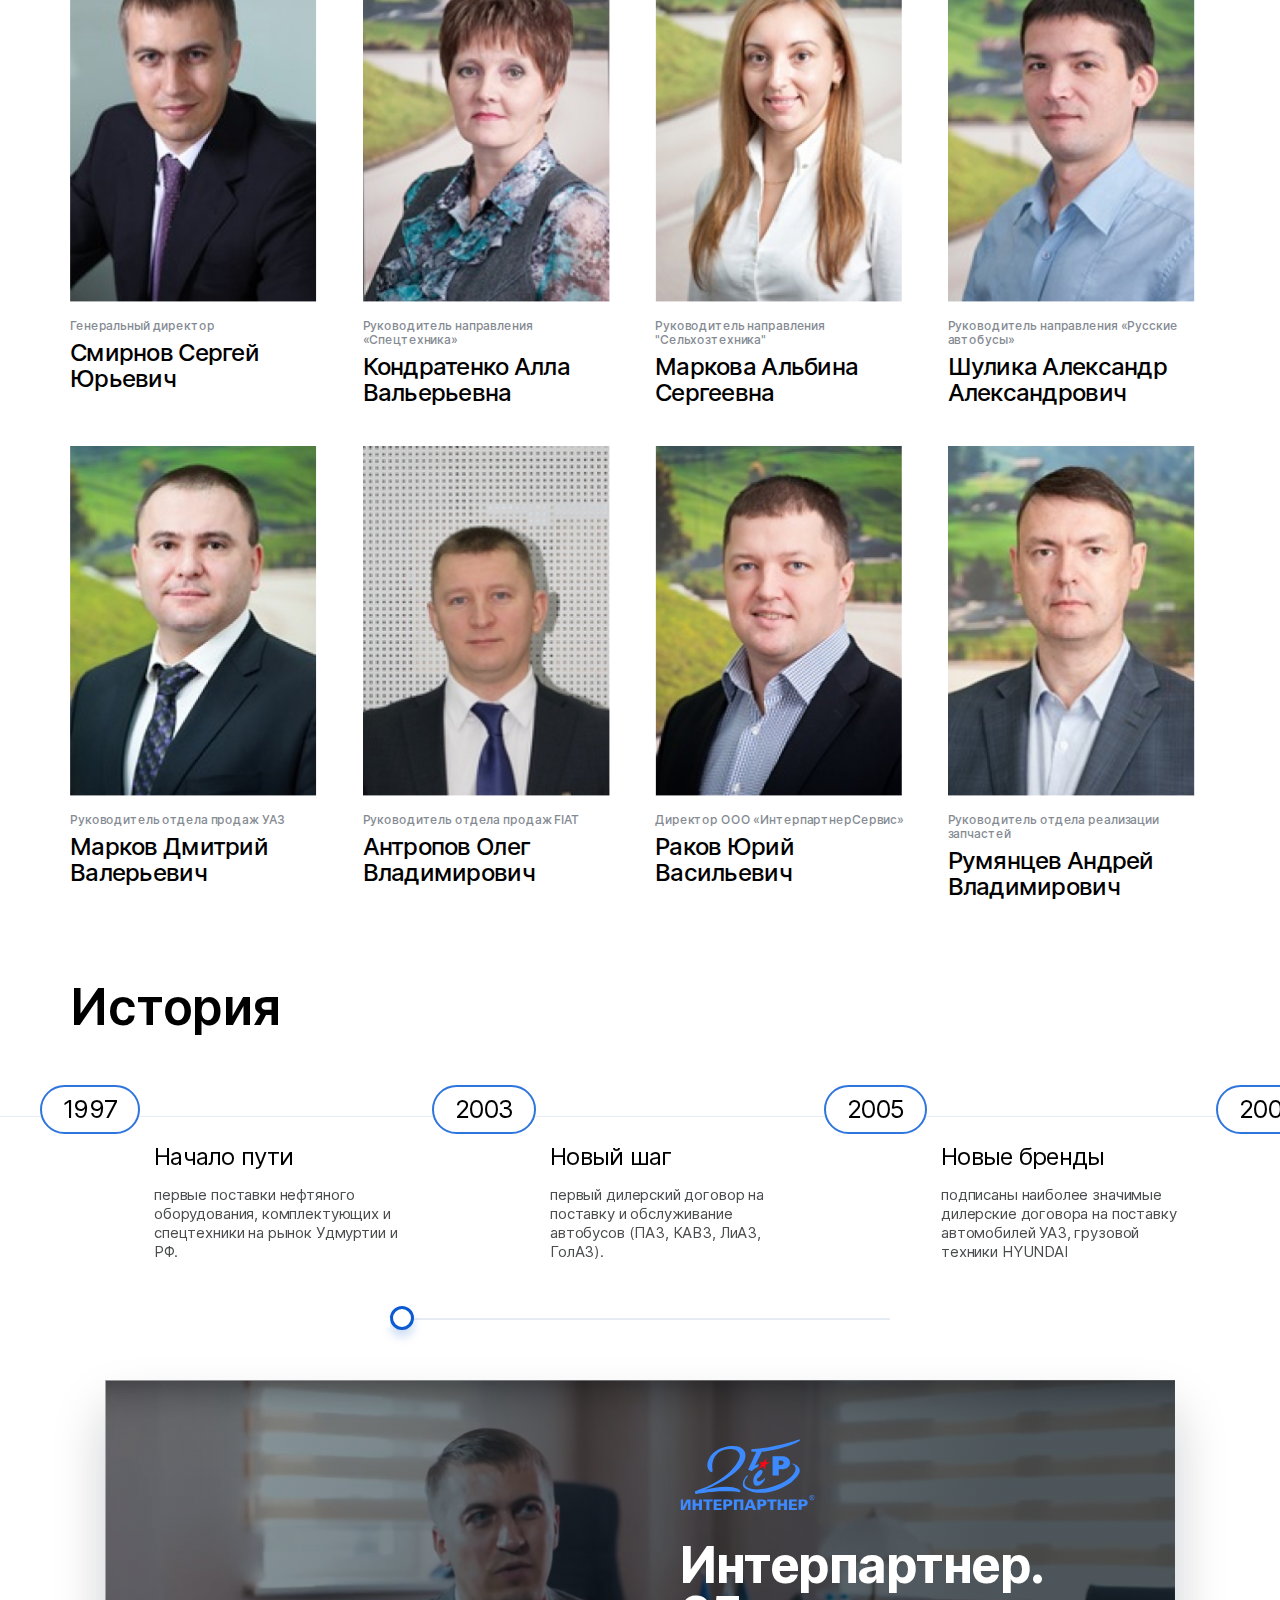
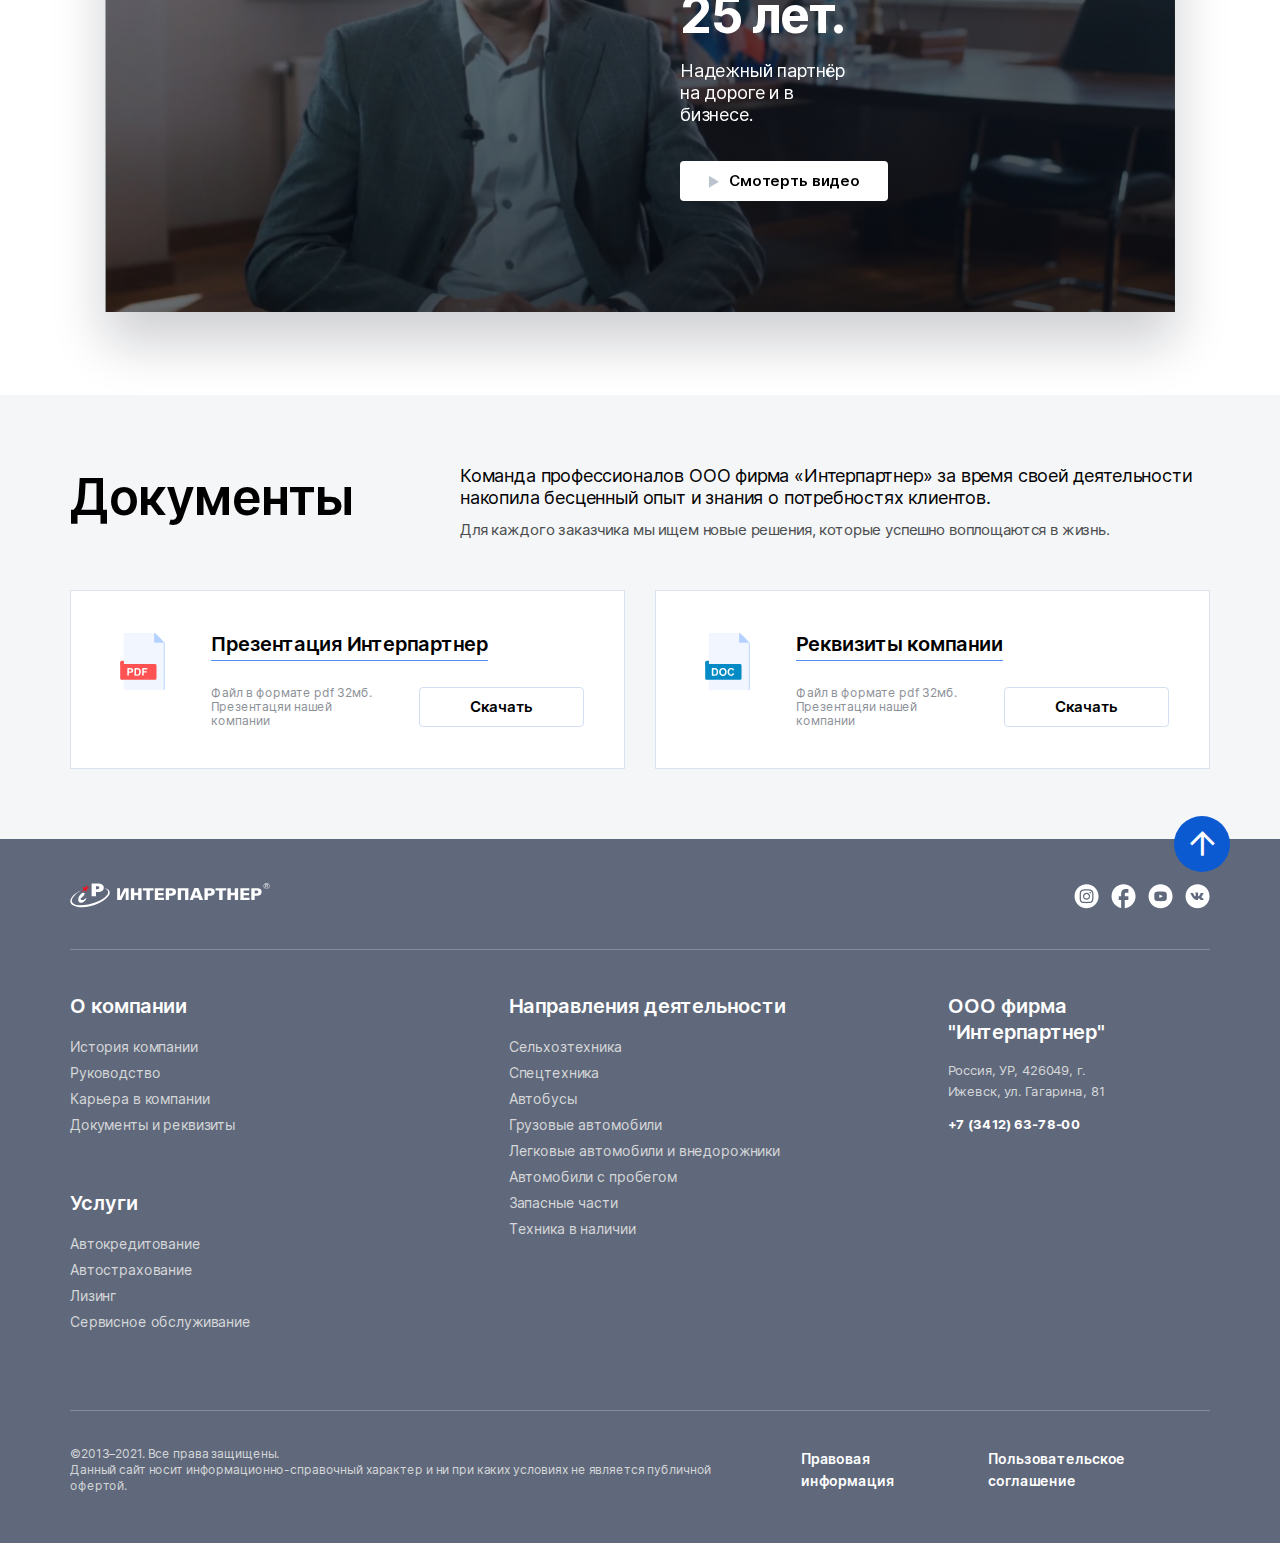
<file: about.html>
<!DOCTYPE html>
<!--[if lt IE 7]><html lang="ru" class="lt-ie9 lt-ie8 lt-ie7"><![endif]-->
<!--[if IE 7]><html lang="ru" class="lt-ie9 lt-ie8"><![endif]-->
<!--[if IE 8]><html lang="ru" class="lt-ie9"><![endif]-->
<!--[if gt IE 8]><!-->
<html lang="ru">
<!--<![endif]-->
<head>
	<meta charset="utf-8" />
	<title>Заголовок</title>
	<meta name="description" content="" />
	<meta http-equiv="X-UA-Compatible" content="IE=edge" />
	<meta name="viewport" content="width=device-width, initial-scale=1.0" />
	<meta name="format-detection" content="telephone=no" />
	<link rel="shortcut icon" href="favicon.png" />
	<link rel="stylesheet" href="libs/bootstrap/bootstrap-grid.css" />
	<link rel="stylesheet" href="libs/fontawesome-free-5.12.0-web/css/all.min.css" />
	<link rel="stylesheet" href="libs/fancybox/jquery.fancybox.css" />
	<link rel="stylesheet" href="libs/slick-1.5.9/slick/slick.css" />
	<link rel="stylesheet" href="libs/slick-1.5.9/slick/slick-theme.css" />
	<link rel="stylesheet" href="css/fonts.css" />
	<link rel="stylesheet" href="css/main.css?ver=1.21" />
	<link rel="stylesheet" href="css/media.css?ver=1.21" />
</head>
<body>

	<div class="wrapper">

		<header class="header">
			<div class="container-fluid">
				<div class="header__wrap">
					<a href="#" class="logo">
						<img src="img/logo.svg" alt="alt">
					</a>
					<ul class="menu">
						<li><a href="#">О компании</a></li>
						<li><a href="#">Карьера в компании</a></li>
						<li>
							<a href="#">Направление деятельности</a>
							<ul>
								<li><a href="#">Сельхозтехника</a></li>
								<li><a href="#">Спецтехника</a></li>
								<li><a href="#">Автобусы</a></li>
								<li><a href="#">Грузовые автомобили</a></li>
								<li><a href="#">Легковые автомобили и внедорожники</a></li>
								<li><a href="#">Автомобили с пробегом</a></li>
								<li><a href="#">Запасные части</a></li>
								<li><a href="#">Техника в наличии</a></li>
							</ul>
						</li>
						<li>
							<a href="#">Услуги</a>
							<ul>
								<li><a href="#"><span class="menu__icon"><img src="img/menu1.svg" alt="alt"></span><span>АвтоCтрахование</span></a></li>
								<li><a href="#"><span class="menu__icon"><img src="img/menu2.svg" alt="alt"></span><span>АвтоКредит</span></a></li>
								<li><a href="#"><span class="menu__icon"><img src="img/menu3.svg" alt="alt"></span><span>Лизинг</span></a></li>
								<li><a href="#"><span class="menu__icon"><img src="img/menu4.svg" alt="alt"></span><span>Сервисное обслужвание</span></a></li>
							</ul>
						</li>
						<li><a href="#">Пресс-центр</a></li>
						<li><a href="#">Контакты</a></li>
					</ul>
					<a href="tel:+73412637800" class="phone-main"><img src="img/phone.svg" alt="alt">+7 (3412) 63-78-00</a>
					<ul class="social-list">
						<li><a href="#"><img src="img/instagram.svg" alt="alt"></a></li>
						<li><a href="#"><img src="img/fb.svg" alt="alt"></a></li>
						<li><a href="#"><img src="img/youtube.svg" alt="alt"></a></li>
						<li><a href="#"><img src="img/vk.svg" alt="alt"></a></li>
					</ul>
					<a href="#" class="btn-search"><img src="img/search.svg" alt="alt"></a>
					<span class="btn_nav">
						<span class='sandwich'>
							<span class='sw-topper'></span>
							<span class='sw-footer'></span>
						</span>
					</span>
				</div>
			</div>
			<div class="menu-mobile">
				<div class="menu-mobile__top">
					<a href="#" class="logo">
						<img src="img/logo.svg" alt="alt">
					</a>
					<a href="tel:+73412637800" class="phone-main"><img src="img/phone.svg" alt="alt"></a>
				</div>
				<div class="search-block">
					<input type="text" placeholder="Поиск по сайту">
					<button class="search-block__btn"></button>
				</div>
				<ul class="nav-mobile">
					<li><a href="#">О компании</a></li>
					<li><a href="#">Карьера в компании</a></li>
					<li class="nav-mobile__haschild">
						<a href="#">Направление деятельности</a>
						<div class="nav-mobile__dropdown">
							<div class="nav-mobile__title">Направление деятельности</div>
							<ul>
								<li><a href="#">Сельхозтехника</a></li>
								<li><a href="#">Спецтехника</a></li>
								<li><a href="#">Автобусы</a></li>
								<li><a href="#">Грузовые автомобили</a></li>
								<li><a href="#">Легковые автомобили и внедорожники</a></li>
								<li><a href="#">Автомобили с пробегом</a></li>
								<li><a href="#">Запасные части</a></li>
								<li><a href="#">Техника в наличии</a></li>
							</ul>
						</div>
					</li>
					<li class="nav-mobile__haschild">
						<a href="#">Услуги</a>
						<div class="nav-mobile__dropdown">
							<div class="nav-mobile__title">Услуги</div>
							<ul>
								<li><a href="#"><span class="menu__icon"><img src="img/menu1.svg" alt="alt"></span>АвтоCтрахование</a></li>
								<li><a href="#"><span class="menu__icon"><img src="img/menu2.svg" alt="alt"></span>АвтоКредит</a></li>
								<li><a href="#"><span class="menu__icon"><img src="img/menu3.svg" alt="alt"></span>Лизинг</a></li>
								<li><a href="#"><span class="menu__icon"><img src="img/menu4.svg" alt="alt"></span>Сервисное обслужвание</a></li>
							</ul>
						</div> 
					</li>
					<li><a href="#">Пресс-центр</a></li> 
					<li><a href="#">Контакты</a></li>
				</ul>
				<a href="tel:+73412637800" class="phone-menu">+7 (3412) 63-78-00</a>
				<br>
				<a href="#callback" class="btn-page fancybox">Заказать звонок</a>
				<ul class="social-list">
					<li><a href="#"><img src="img/instagram.svg" alt="alt"></a></li>
					<li><a href="#"><img src="img/fb.svg" alt="alt"></a></li>
					<li><a href="#"><img src="img/youtube.svg" alt="alt"></a></li>
					<li><a href="#"><img src="img/vk.svg" alt="alt"></a></li>
				</ul>
				<div class="menu-copyright">©2013–2021. Все права защищены. Данный сайт носит информационно-справочный характер и ни при каких условиях не является публичной офертой.</div>
				<div class="menu-overlay"></div>
			</div>
			<div class="search-modal">
				<form>
					<div class="input-search">
						<input type="text" placeholder="Поиск по сайту ..." required="required">
					</div>
					<div class="clear-search"><img src="img/close.svg" alt="alt"></div>
					<button class="search-button"><img src="img/search.svg" alt="alt"></button>
				</form>
				<div class="search-overlay"></div>
			</div>
		</header>

		<section class="billbord-page billbord-page_about" style="background-image: url(img/billbord_page3.jpg);">
			<div class="container">
				<ul class="breadcrumbs">
					<li><a href="#">Главная</a></li>
					<li>О компании</li>
				</ul>
				<div class="row">
					<div class="col-lg-6">
						<h1 class="title-page">О компании Интерпартнер</h1>
						<div class="subtitle-main">Компания «Интерпартнер» является официальным дилером более 30 брендов: </div>
						<div class="descr-subtitle">строительной, дорожной, коммунальной, специальной техники, автобусов, сельскохозяйственной техники, легковых, коммерческих автомобилей и внедорожников отечественных и зарубежных автопроизводителей.</div>
					</div>
				</div>
			</div>
		</section>

		<section class="advantages advantages_page">
			<div class="container">
				<div class="advantages-wrap">
					<div class="row align-items-center">
						<div class="col-lg-3 col-md-6">
							<div class="item-advantage">24 года на рынке</div>
						</div>
						<div class="col-lg-3 col-md-6">
							<div class="item-advantage">30 брендов</div>
						</div>
						<div class="col-lg-3 col-md-6">
							<div class="item-advantage">10 000 автомобилей</div>
						</div>
						<div class="col-lg-3 col-md-6">
							<div class="item-advantage">64 000 запасных частей</div>
						</div>
					</div>
				</div>
				<div class="text-advantages">
					<p>Благодаря безукоризненному выполнению своих партнерских обязательств, мы занимаем лидирующие позиции в этом бизнесе. С каждым годом растет количество клиентов, доверяющих нам, а это показатель интереса не только к технике, которую мы предлагаем на рынке, но и выбор партнера в реализации производственных задач..</p>
				</div>
				<div class="text-big">
					<p>За многие годы работы компания добилась значительных успехов, и во многом это заслуга сплоченной команды, грамотного менеджмента и надежных партнеров, которые с годами стали настоящими друзьями. </p>
				</div>
			</div>
		</section>

		<section class="article article_about">
			<div class="container">
				<h2 class="title-main">Наша миссия</h2>
				<blockquote>
					<p>Миссия компании «Интерпартнер» заключается в содействии стабильному экономическому развитию и благосостоянию всех работающих с нами посредством предоставления гражданам и организациям личных и коммерческих автотранспортных решений таким образом и в таком объеме, чтобы они соответствовали самым высоким профессиональным стандартам </p>
					<span>и решали любые поставленные задачи, обеспечивая акционерам и партнерам компании стабильную и оптимальную прибыль,  а персоналу — достойное и справедливое вознаграждение.</span>
				</blockquote>
				<div class="bottom-blockquote-wrap">
					<div class="bottom-blockquote">
						<div class="descr-blockquote">Генеральный директор</div>
						<div class="name-blockquote">Смирнов Сергей Юрьевич</div>
					</div>
				</div>
			</div>
		</section>

		<section class="team">
			<div class="container">
				<div class="title-content">Руководство компании</div>
				<div class="row row_team">
					<div class="col-lg-3 col-md-4 col-6">
						<div class="item-team">
							<div class="item-team__image">
								<img src="img/team1.jpg" alt="alt">
							</div>
							<div class="item-team__descr">Генеральный директор</div>
							<div class="item-team__name">Смирнов Сергей Юрьевич</div>
						</div>
					</div>
					<div class="col-lg-3 col-md-4 col-6">
						<div class="item-team">
							<div class="item-team__image">
								<img src="img/team2.jpg" alt="alt">
							</div>
							<div class="item-team__descr">Руководитель направления «Спецтехника»</div>
							<div class="item-team__name">Кондратенко Алла Вальерьевна</div>
						</div>
					</div>
					<div class="col-lg-3 col-md-4 col-6">
						<div class="item-team">
							<div class="item-team__image">
								<img src="img/team3.jpg" alt="alt">
							</div>
							<div class="item-team__descr">Руководитель направления "Сельхозтехника"</div>
							<div class="item-team__name">Маркова Альбина Сергеевна</div>
						</div>
					</div>
					<div class="col-lg-3 col-md-4 col-6">
						<div class="item-team">
							<div class="item-team__image">
								<img src="img/team4.jpg" alt="alt">
							</div>
							<div class="item-team__descr">Руководитель направления «Русские автобусы»</div>
							<div class="item-team__name">Шулика Александр Александрович</div>
						</div>
					</div>
					<div class="col-lg-3 col-md-4 col-6">
						<div class="item-team">
							<div class="item-team__image">
								<img src="img/team5.jpg" alt="alt">
							</div>
							<div class="item-team__descr">Руководитель отдела продаж УАЗ</div>
							<div class="item-team__name">Марков Дмитрий Валерьевич</div>
						</div>
					</div>
					<div class="col-lg-3 col-md-4 col-6">
						<div class="item-team">
							<div class="item-team__image">
								<img src="img/team6.jpg" alt="alt">
							</div>
							<div class="item-team__descr">Руководитель отдела продаж FIAT </div>
							<div class="item-team__name">Антропов Олег Владимирович</div>
						</div>
					</div>
					<div class="col-lg-3 col-md-4 col-6">
						<div class="item-team">
							<div class="item-team__image">
								<img src="img/team7.jpg" alt="alt">
							</div>
							<div class="item-team__descr">Директор ООО «ИнтерпартнерСервис»</div>
							<div class="item-team__name">Раков Юрий Васильевич</div>
						</div>
					</div>
					<div class="col-lg-3 col-md-4 col-6">
						<div class="item-team">
							<div class="item-team__image">
								<img src="img/team8.jpg" alt="alt">
							</div>
							<div class="item-team__descr">Руководитель отдела реализации запчастей</div>
							<div class="item-team__name">Румянцев Андрей Владимирович</div>
						</div>
					</div>
				</div>
			</div>
		</section>

		<section class="history">
			<div class="container">
				<h2 class="title-section">История</h2>
			</div>
			<div class="sly-wrap">
				<ul class="slider-history">
				<li>
					<div class="item-history">
						<div class="item-history__year">1997</div>
						<div class="item-history__content">
							<div class="item-history__title">Начало пути</div>
							<p>первые поставки нефтяного оборудования, комплектующих и спецтехники на рынок Удмуртии и РФ.</p>
						</div>
					</div>
				</li>
				<li>
					<div class="item-history">
						<div class="item-history__year">2003</div>
						<div class="item-history__content">
							<div class="item-history__title">Новый шаг</div>
							<p>первый дилерский договор на поставку и обслуживание автобусов (ПАЗ, КАВЗ, ЛиАЗ, ГолАЗ).</p>
						</div>
					</div>
				</li>
				<li>
					<div class="item-history">
						<div class="item-history__year">2005</div>
						<div class="item-history__content">
							<div class="item-history__title">Новые бренды</div>
							<p>подписаны наиболее значимые дилерские договора на поставку автомобилей УАЗ, грузовой техники HYUNDAI</p>
						</div>
					</div>
				</li>
				<li>
					<div class="item-history">
						<div class="item-history__year">2006</div>
						<div class="item-history__content">
							<div class="item-history__title">Интерактивный рост</div>
							<p>дилерский портфель пополнился договорами с: ОАО «Пожтехника», г. Торжок; ОАО «ПО ЕлАЗ»  <a href="#">подробнее</a></p>
						</div>
					</div>
				</li>
				<li>
					<div class="item-history">
						<div class="item-history__year">2007</div>
						<div class="item-history__content">
							<div class="item-history__title">Начало пути</div>
							<p>первые поставки нефтяного оборудования, комплектующих и спецтехники на рынок Удмуртии и РФ.</p>
						</div>
					</div>
				</li>
				<li>
					<div class="item-history">
						<div class="item-history__year">2008</div>
						<div class="item-history__content">
							<div class="item-history__title">Начало пути</div>
							<p>первые поставки нефтяного оборудования, комплектующих и спецтехники на рынок Удмуртии и РФ.</p>
						</div>
					</div>
				</li>
				<li>
					<div class="item-history">
						<div class="item-history__year">2009</div>
						<div class="item-history__content">
							<div class="item-history__title">Начало пути</div>
							<p>первые поставки нефтяного оборудования, комплектующих и спецтехники на рынок Удмуртии и РФ.</p>
						</div>
					</div>
				</li>
				<li>
					<div class="item-history">
						<div class="item-history__year">2010</div>
						<div class="item-history__content">
							<div class="item-history__title">Начало пути</div>
							<p>первые поставки нефтяного оборудования, комплектующих и спецтехники на рынок Удмуртии и РФ.</p>
						</div>
					</div>
				</li>
				<li>
					<div class="item-history">
						<div class="item-history__year">2011</div>
						<div class="item-history__content">
							<div class="item-history__title">Начало пути</div>
							<p>первые поставки нефтяного оборудования, комплектующих и спецтехники на рынок Удмуртии и РФ.</p>
						</div>
					</div>
				</li>
			</ul>
			</div>
			<div class="container">
				<div class="scrollbar">
					<div class="handle"></div>
				</div>
				<div class="video-block">
					<div class="video-block__image">
						<img src="img/video1.jpg" alt="alt">
					</div>
					<div class="video-block__content">
						<div class="logo-video">
							<img src="img/logo_min.svg" alt="alt">
						</div>
						<div class="video-block__title">Интерпартнер. <br>25 лет. </div>
						<div class="descr-subtitle">Надежный партнёр на дороге и в бизнесе.</div>
						<a href="https://www.youtube.com/embed/E8d_JvMpoY4" class="btn-main fancybox fancybox.iframe"><img src="img/play_min.svg" alt="alt">Смотерть видео</a>
					</div>
				</div>
			</div>
		</section>

		<section class="documents">
			<div class="container">
				<div class="row">
					<div class="col-lg-4">
						<h2 class="title-section">Документы</h2>
					</div>
					<div class="col-lg-8">
						<div class="descr-subtitle">Команда профессионалов ООО фирма «Интерпартнер» за время своей деятельности накопила бесценный опыт и знания о потребностях клиентов. </div>
						<div class="descr-documents">Для каждого заказчика мы ищем новые решения, которые успешно воплощаются в жизнь.</div>
					</div>
				</div>
				<div class="row row_documents">
					<div class="col-lg-6">
						<div class="unit-document">
							<div class="unit-document__icon">
								<img src="img/ic_doc1.svg" alt="alt">
							</div>
							<a href="#" class="unit-document__title">Презентация Интерпартнер</a>
							<div class="unit-document__content">
								<div class="unit-document__descr">Файл в формате pdf 32мб. Презентацяи нашей компании</div>
								<a href="#" class="btn-page">Скачать</a>
							</div>
						</div>
					</div>
					<div class="col-lg-6">
						<div class="unit-document">
							<div class="unit-document__icon">
								<img src="img/ic_doc2.svg" alt="alt">
							</div>
							<a href="#" class="unit-document__title">Реквизиты компании</a>
							<div class="unit-document__content">
								<div class="unit-document__descr">Файл в формате pdf 32мб. Презентацяи нашей компании</div>
								<a href="#" class="btn-page">Скачать</a>
							</div>
						</div>
					</div>
				</div>
			</div>
		</section>

		<footer class="footer">
			<a href="#" class="btn_top default"><i class="far fa-arrow-up"></i></a>
			<div class="container">
				<div class="footer__top">
					<a href="#" class="logo">
						<img src="img/logo2.svg" alt="alt">
					</a>
					<ul class="social-list">
						<li><a href="#"><img src="img/instagram2.svg" alt="alt"></a></li>
						<li><a href="#"><img src="img/fb2.svg" alt="alt"></a></li>
						<li><a href="#"><img src="img/youtube2.svg" alt="alt"></a></li>
						<li><a href="#"><img src="img/vk2.svg" alt="alt"></a></li>
					</ul>
				</div>
				<div class="row">
					<div class="col-lg">
						<div class="footer__title footer__title_mob">О компании <i class="fal fa-angle-down"></i></div>
						<div class="footer__content">
							<ul class="footer__nav">
								<li><a href="#">История компании</a></li>
								<li><a href="#">Руководство</a></li>
								<li><a href="#">Карьера в компании</a></li>
								<li><a href="#">Документы и реквизиты</a></li>
							</ul>
						</div>
						<br>
						<br>
						<div class="footer__title footer__title_mob">Услуги <i class="fal fa-angle-down"></i></div>
						<div class="footer__content">
							<ul class="footer__nav">
								<li><a href="#">Автокредитование</a></li>
								<li><a href="#">Автострахование</a></li>
								<li><a href="#">Лизинг</a></li>
								<li><a href="#">Сервисное обслуживание</a></li>
							</ul>
						</div>
					</div>
					<div class="col-lg">
						<div class="footer__title footer__title_mob">Направления деятельности <i class="fal fa-angle-down"></i></div>
						<div class="footer__content">
							<ul class="footer__nav">
								<li><a href="#">Сельхозтехника</a></li>
								<li><a href="#">Спецтехника</a></li>
								<li><a href="#">Автобусы</a></li>
								<li><a href="#">Грузовые автомобили</a></li>
								<li><a href="#">Легковые автомобили и внедорожники</a></li>
								<li><a href="#">Автомобили с пробегом</a></li>
								<li><a href="#">Запасные части</a></li>
								<li><a href="#">Техника в наличии</a></li>
							</ul>
						</div>
					</div>
					<div class="col-lg-3">
						<div class="footer__title">ООО фирма "Интерпартнер"</div>
						<div class="footer__contacts">
							<p>Россия, УР, 426049, г. <br>Ижевск, ул. Гагарина, 81</p>
							<div><a href="tel:+73412637800">+7 (3412) 63-78-00 </a></div>
						</div>
					</div>
				</div>
				<div class="footer__bottom">
					<p>©2013–2021. Все права защищены. <br>Данный сайт носит информационно-справочный характер и ни при каких условиях не является публичной офертой.</p>
					<a href="#">Правовая информация</a>
					<a href="#">Пользовательское соглашение</a>
				</div>
			</div>
		</footer>

	</div>

	<div id="modal-consultation" class="modal-block">
		<div class="modal-wrap">
			<div class="title-content">Консультация</div>
			<div class="descr-modal">Заполните форму, мы в самое ближайшее время свяжемся с Вами и ответим на все вопросы</div>
			<form>
				<div class="item-form">
					<input type="text" placeholder="Ваше имя" required="required">
					<div class="descr-input">обязательно к заполнению</div>
				</div>
				<div class="item-form">
					<input type="text" placeholder="Номер телефона" class="input-phone" required="required">
					<div class="descr-input">обязательно к заполнению</div>
				</div>
				<div class="item-form">
					<input type="email" placeholder="Ваш email" required="required">
					<div class="descr-input">обязательно к заполнению</div>
				</div>
				<div class="item-form">
					<select>
						<option value="1">автострахование</option>
						<option value="1">автострахование</option>
						<option value="1">автострахование</option>
						<option value="1">автострахование</option>
					</select>
				</div>
				<div class="item-form">
					<textarea placeholder="Сообщение"></textarea>
					<div class="descr-input">обязательно к заполнению</div>
				</div>
				<div class="capcha-block">
					<div class="capcha-block__title">Введите код с картинки</div>
					<div class="capcha__wrap">
						<div class="capcha-value">
							<div class="capcha__text">89A28</div>
							<div class="capcha__reload">
								<img src="img/reload.svg" alt="alt">
							</div>
						</div>
						<input type="text" class="input-capcha" value="89A28">
					</div>
				</div>
				<button class="btn-main btn-main_block">Задать вопрос</button>
				<div class="form-agreement">Нажимая на кнопку “Задать вопрос” вы соглашаетесь с передачей <a href="#">персональных данных.</a></div>
			</form>
		</div>
	</div>

	<div id="thanks" class="modal-block">
		<div class="modal-wrap">
			<img src="img/arrow_big.svg" alt="alt">
			<div class="title-content">Спасибо!</div>
			<div class="descr-modal">Ваше сообщение отправлено!  В самое короткое время мы свяжемся с Вами</div>
			<button class="btn-main btn-main_block">Хорошо, спасибо!</button>
		</div>
	</div>

	<div id="callback" class="modal-block">
		<div class="modal-wrap">
			<div class="title-content">Заказать звонок</div>
			<div class="descr-modal">Заполните форму, мы в самое ближайшее время свяжемся с Вами и ответим на все вопросы</div>
			<form>
				<div class="item-form">
					<input type="text" placeholder="Ваше имя" required="required">
					<div class="descr-input">обязательно к заполнению</div>
				</div>
				<div class="item-form">
					<input type="text" placeholder="Номер телефона" class="input-phone" required="required">
					<div class="descr-input">обязательно к заполнению</div>
				</div>
				<div class="capcha-block">
					<div class="capcha-block__title">Введите код с картинки</div>
					<div class="capcha__wrap">
						<div class="capcha-value">
							<div class="capcha__text">89A28</div>
							<div class="capcha__reload">
								<img src="img/reload.svg" alt="alt">
							</div>
						</div>
						<input type="text" class="input-capcha" value="89A28">
					</div>
				</div>
				<button class="btn-main btn-main_block">Заказать звонок</button>
				<div class="form-agreement">Нажимая на кнопку “Задать вопрос” вы соглашаетесь с передачей <a href="#">персональных данных.</a></div>
			</form>
		</div>
	</div>
	<!--[if lt IE 9]>
	<script src="libs/html5shiv/es5-shim.min.js"></script>
	<script src="libs/html5shiv/html5shiv.min.js"></script>
	<script src="libs/html5shiv/html5shiv-printshiv.min.js"></script>
	<script src="libs/respond/respond.min.js"></script>
<![endif]-->
<script src="libs/jquery/jquery-1.11.1.min.js"></script>
<script src="libs/jquery-mousewheel/jquery.mousewheel.min.js"></script>
<script src="libs/fancybox/jquery.fancybox.pack.js"></script>
<script src="libs/slick-1.5.9/slick/slick.min.js"></script>
<script src="libs/scroll2id/PageScroll2id.min.js"></script>
<script src="libs/mask/jquery.maskedinput.js"></script>
<script src="libs/sly/sly.js"></script>
<script src="libs/jQueryFormStyler-master/jquery.formstyler.min.js"></script>
<script src="js/common.js?ver=1.21"></script>
<script>
		var options = {
		horizontal: 1,
		itemNav: 'basic',
		speed: 300,
		mouseDragging: 1,
		touchDragging: 1,
		releaseSwing: 1,
		scrollBar: $('.scrollbar'),
		scrollBy: 0,
		activateMiddle: 1,
		smart: 1,
		dragHandle: 1,

	};
var frame = new Sly('.sly-wrap', options).init();

</script>
<!-- Yandex.Metrika counter --><!-- /Yandex.Metrika counter -->
<!-- Google Analytics counter --><!-- /Google Analytics counter -->
</body>
</html>
</file>
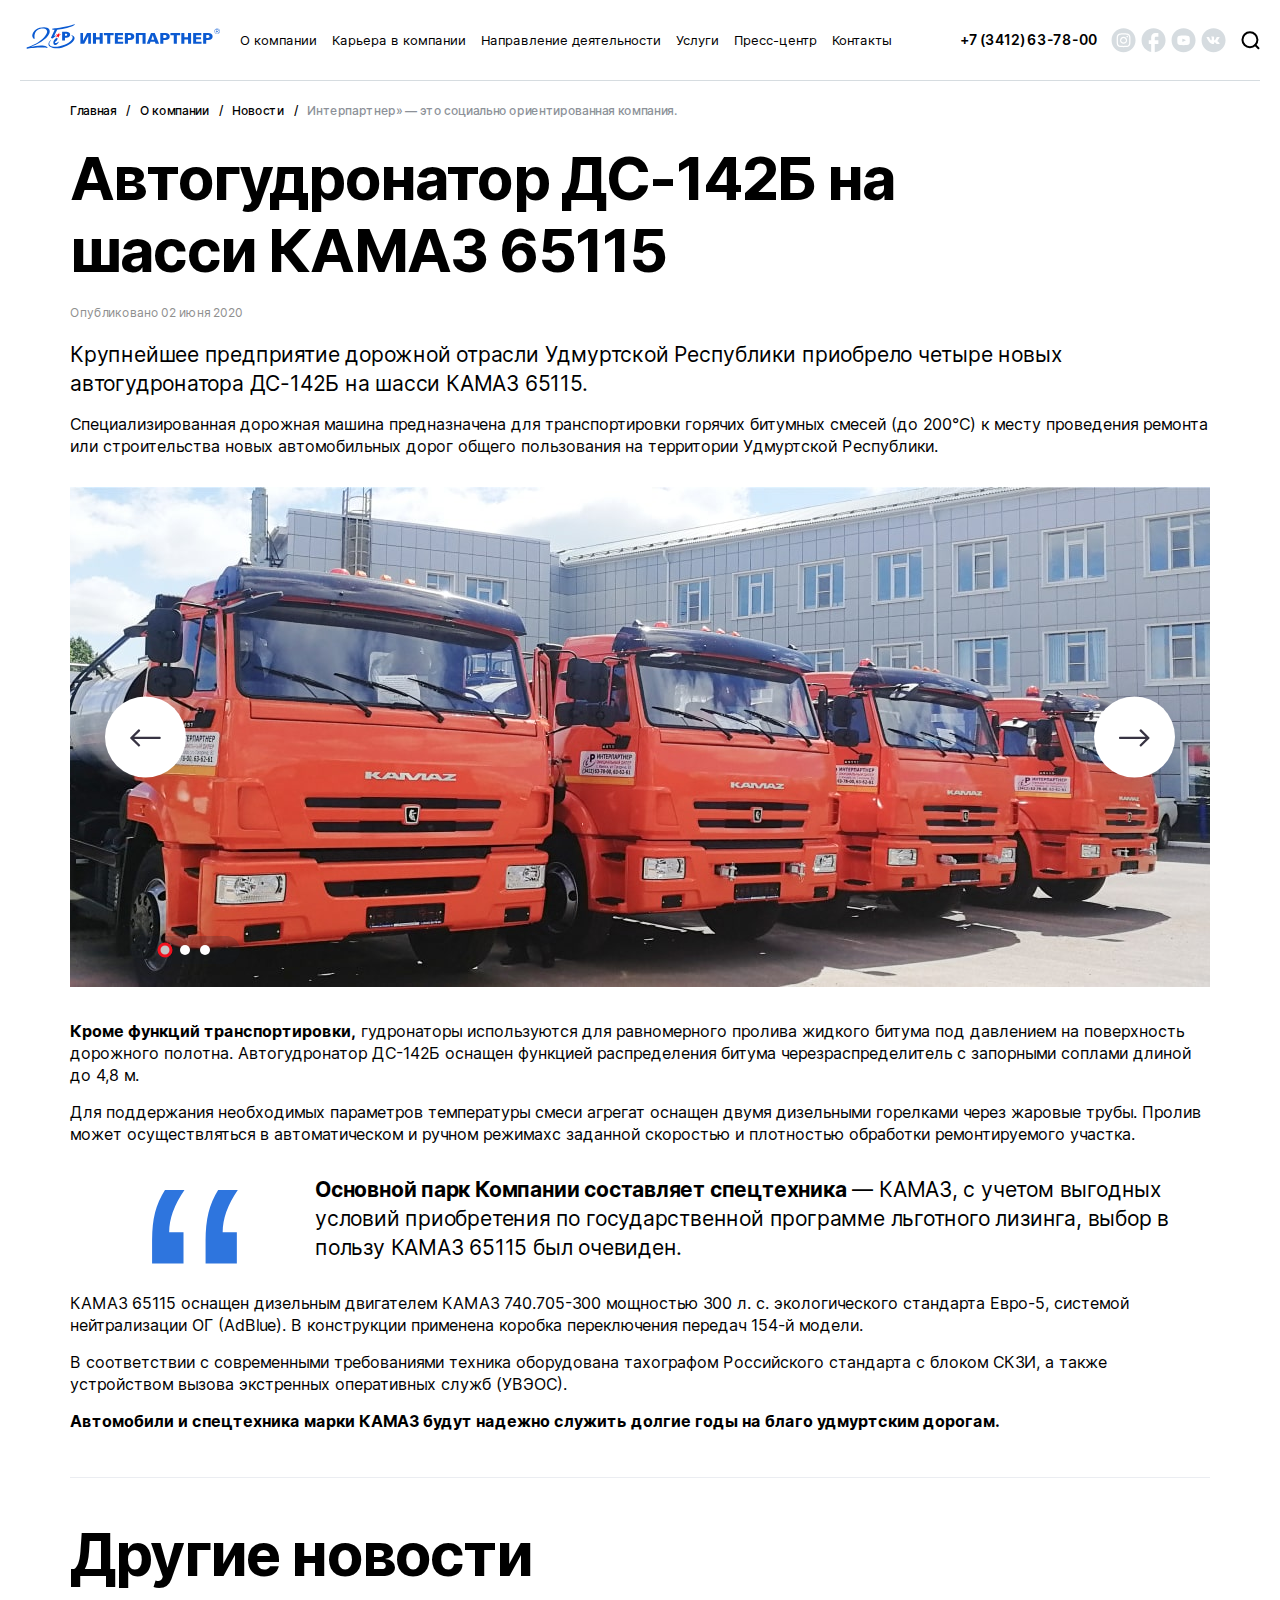
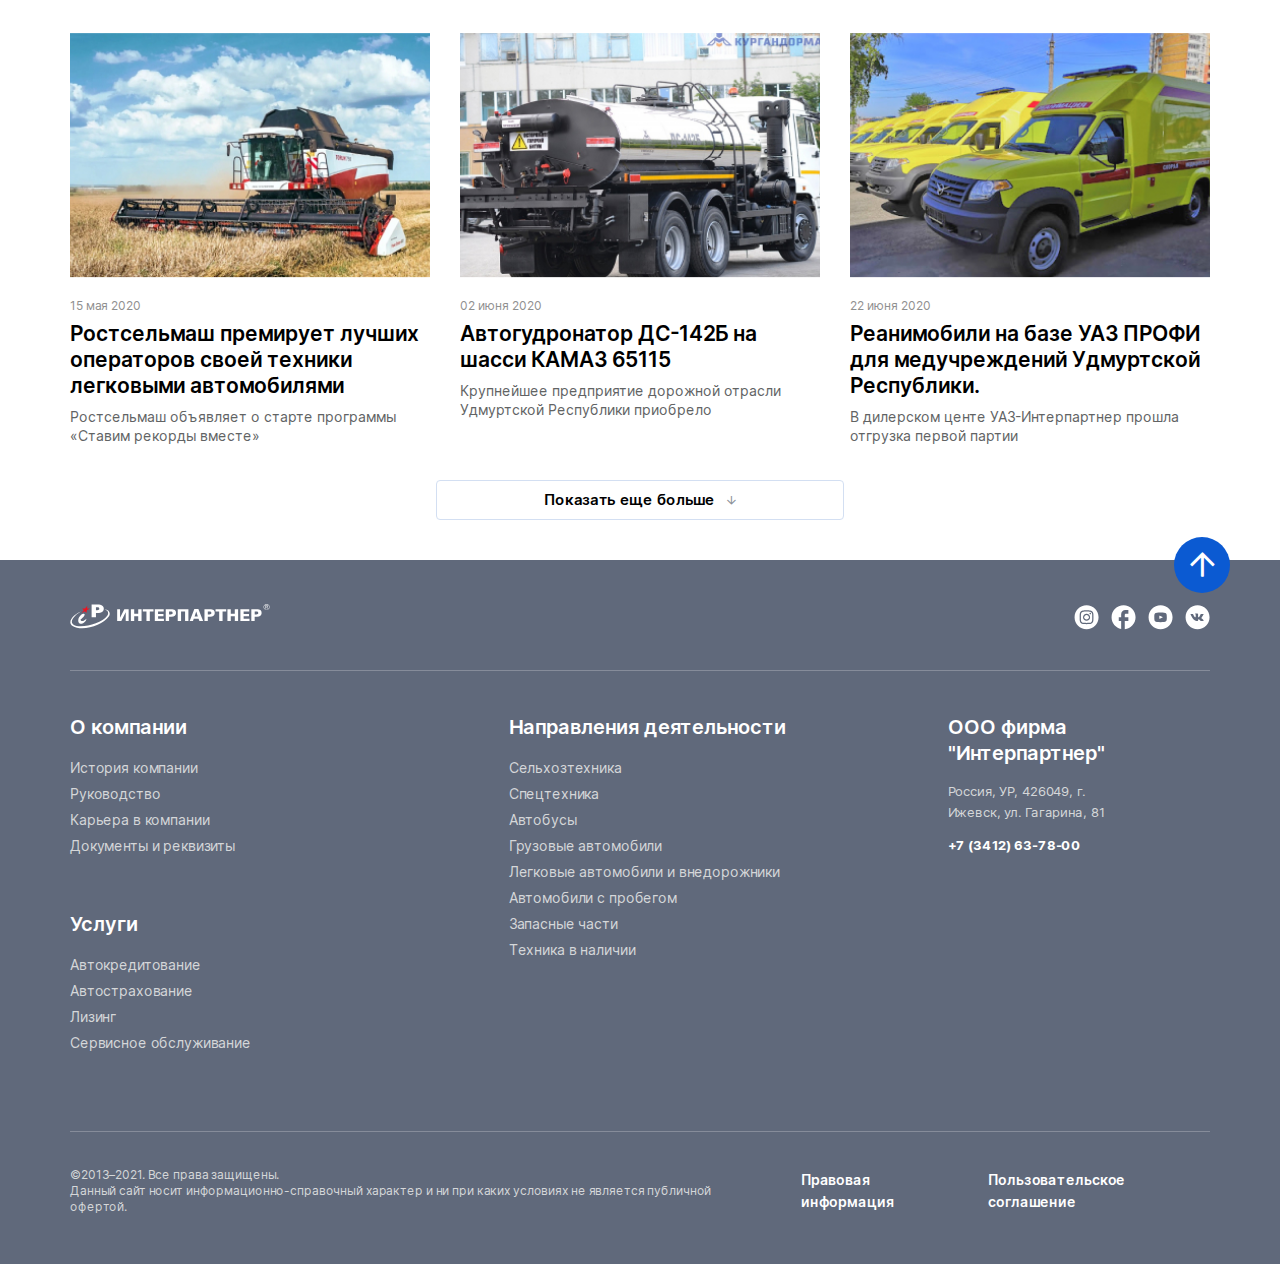
<file: article.html>
<!DOCTYPE html>
<!--[if lt IE 7]><html lang="ru" class="lt-ie9 lt-ie8 lt-ie7"><![endif]-->
<!--[if IE 7]><html lang="ru" class="lt-ie9 lt-ie8"><![endif]-->
<!--[if IE 8]><html lang="ru" class="lt-ie9"><![endif]-->
<!--[if gt IE 8]><!-->
<html lang="ru">
<!--<![endif]-->
<head>
	<meta charset="utf-8" />
	<title>Заголовок</title>
	<meta name="description" content="" />
	<meta http-equiv="X-UA-Compatible" content="IE=edge" />
	<meta name="viewport" content="width=device-width, initial-scale=1.0" />
	<meta name="format-detection" content="telephone=no" />
	<link rel="shortcut icon" href="favicon.png" />
	<link rel="stylesheet" href="libs/bootstrap/bootstrap-grid.css" />
	<link rel="stylesheet" href="libs/fontawesome-free-5.12.0-web/css/all.min.css" />
	<link rel="stylesheet" href="libs/fancybox/jquery.fancybox.css" />
	<link rel="stylesheet" href="libs/slick-1.5.9/slick/slick.css" />
	<link rel="stylesheet" href="libs/slick-1.5.9/slick/slick-theme.css" />
	<link rel="stylesheet" href="css/fonts.css" />
	<link rel="stylesheet" href="css/main.css?ver=1.21" />
	<link rel="stylesheet" href="css/media.css?ver=1.21" />
</head>
<body>

	<div class="wrapper">

		<header class="header header_page">
			<div class="container-fluid">
				<div class="header__wrap">
					<a href="#" class="logo">
						<img src="img/logo.svg" alt="alt">
					</a>
					<ul class="menu">
						<li><a href="#">О компании</a></li>
						<li><a href="#">Карьера в компании</a></li>
						<li>
							<a href="#">Направление деятельности</a>
							<ul>
								<li><a href="#">Сельхозтехника</a></li>
								<li><a href="#">Спецтехника</a></li>
								<li><a href="#">Автобусы</a></li>
								<li><a href="#">Грузовые автомобили</a></li>
								<li><a href="#">Легковые автомобили и внедорожники</a></li>
								<li><a href="#">Автомобили с пробегом</a></li>
								<li><a href="#">Запасные части</a></li>
								<li><a href="#">Техника в наличии</a></li>
							</ul>
						</li>
						<li>
							<a href="#">Услуги</a>
							<ul>
								<li><a href="#"><span class="menu__icon"><img src="img/menu1.svg" alt="alt"></span><span>АвтоCтрахование</span></a></li>
								<li><a href="#"><span class="menu__icon"><img src="img/menu2.svg" alt="alt"></span><span>АвтоКредит</span></a></li>
								<li><a href="#"><span class="menu__icon"><img src="img/menu3.svg" alt="alt"></span><span>Лизинг</span></a></li>
								<li><a href="#"><span class="menu__icon"><img src="img/menu4.svg" alt="alt"></span><span>Сервисное обслужвание</span></a></li>
							</ul>
						</li>
						<li><a href="#">Пресс-центр</a></li>
						<li><a href="#">Контакты</a></li>
					</ul>
					<a href="tel:+73412637800" class="phone-main"><img src="img/phone.svg" alt="alt">+7 (3412) 63-78-00</a>
					<ul class="social-list">
						<li><a href="#"><img src="img/instagram.svg" alt="alt"></a></li>
						<li><a href="#"><img src="img/fb.svg" alt="alt"></a></li>
						<li><a href="#"><img src="img/youtube.svg" alt="alt"></a></li>
						<li><a href="#"><img src="img/vk.svg" alt="alt"></a></li>
					</ul>
					<a href="#" class="btn-search"><img src="img/search.svg" alt="alt"></a>
					<span class="btn_nav">
						<span class='sandwich'>
							<span class='sw-topper'></span>
							<span class='sw-footer'></span>
						</span>
					</span>
				</div>
			</div>
			<div class="menu-mobile">
				<div class="menu-mobile__top">
					<a href="#" class="logo">
						<img src="img/logo.svg" alt="alt">
					</a>
					<a href="tel:+73412637800" class="phone-main"><img src="img/phone.svg" alt="alt"></a>
				</div>
				<div class="search-block">
					<input type="text" placeholder="Поиск по сайту">
					<button class="search-block__btn"></button>
				</div>
				<ul class="nav-mobile">
					<li><a href="#">О компании</a></li>
					<li><a href="#">Карьера в компании</a></li>
					<li class="nav-mobile__haschild">
						<a href="#">Направление деятельности</a>
						<div class="nav-mobile__dropdown">
							<div class="nav-mobile__title">Направление деятельности</div>
							<ul>
								<li><a href="#">Сельхозтехника</a></li>
								<li><a href="#">Спецтехника</a></li>
								<li><a href="#">Автобусы</a></li>
								<li><a href="#">Грузовые автомобили</a></li>
								<li><a href="#">Легковые автомобили и внедорожники</a></li>
								<li><a href="#">Автомобили с пробегом</a></li>
								<li><a href="#">Запасные части</a></li>
								<li><a href="#">Техника в наличии</a></li>
							</ul>
						</div>
					</li>
					<li class="nav-mobile__haschild">
						<a href="#">Услуги</a>
						<div class="nav-mobile__dropdown">
							<div class="nav-mobile__title">Услуги</div>
							<ul>
								<li><a href="#"><span class="menu__icon"><img src="img/menu1.svg" alt="alt"></span>АвтоCтрахование</a></li>
								<li><a href="#"><span class="menu__icon"><img src="img/menu2.svg" alt="alt"></span>АвтоКредит</a></li>
								<li><a href="#"><span class="menu__icon"><img src="img/menu3.svg" alt="alt"></span>Лизинг</a></li>
								<li><a href="#"><span class="menu__icon"><img src="img/menu4.svg" alt="alt"></span>Сервисное обслужвание</a></li>
							</ul>
						</div> 
					</li>
					<li><a href="#">Пресс-центр</a></li> 
					<li><a href="#">Контакты</a></li>
				</ul>
				<a href="tel:+73412637800" class="phone-menu">+7 (3412) 63-78-00</a>
				<br>
				<a href="#callback" class="btn-page fancybox">Заказать звонок</a>
				<ul class="social-list">
					<li><a href="#"><img src="img/instagram.svg" alt="alt"></a></li>
					<li><a href="#"><img src="img/fb.svg" alt="alt"></a></li>
					<li><a href="#"><img src="img/youtube.svg" alt="alt"></a></li>
					<li><a href="#"><img src="img/vk.svg" alt="alt"></a></li>
				</ul>
				<div class="menu-copyright">©2013–2021. Все права защищены. Данный сайт носит информационно-справочный характер и ни при каких условиях не является публичной офертой.</div>
				<div class="menu-overlay"></div>
			</div>
			<div class="search-modal">
				<form>
					<div class="input-search">
						<input type="text" placeholder="Поиск по сайту ..." required="required">
					</div>
					<div class="clear-search"><img src="img/close.svg" alt="alt"></div>
					<button class="search-button"><img src="img/search.svg" alt="alt"></button>
				</form>
				<div class="search-overlay"></div>
			</div>
		</header>

		<section class="article">
			<div class="container">
				<ul class="breadcrumbs breadcrumbs_main">
					<li><a href="#">Главная</a></li>
					<li><a href="#">О компании</a></li>
					<li><a href="#">Новости</a></li>
					<li>Интерпартнер» — это социально ориентированная компания. </li>
				</ul>
				<h1 class="title-main">Автогудронатор ДС-142Б на шасси КАМАЗ 65115</h1>
				<div class="date-main">Опубликовано  02 июня 2020</div>
				<div class="text-advantages">
					<p>Крупнейшее предприятие дорожной отрасли Удмуртской Республики приобрело четыре новых автогудронатора ДС-142Б на шасси КАМАЗ 65115.</p>
				</div>
				<p>Специализированная дорожная машина предназначена для транспортировки горячих битумных смесей (до 200°C) к месту проведения ремонта или строительства новых автомобильных дорог общего пользования на территории Удмуртской Республики.</p>
				<ul class="slider-gallery">
					<li>
						<div class="slider-gallery__item">
							<img src="img/article1.jpg" alt="alt">
						</div>
					</li>
					<li>
						<div class="slider-gallery__item">
							<img src="img/article1.jpg" alt="alt">
						</div>
					</li>
					<li>
						<div class="slider-gallery__item">
							<img src="img/article1.jpg" alt="alt">
						</div>
					</li>
				</ul>
				<p><strong>Кроме функций транспортировки,</strong> гудронаторы используются для равномерного пролива жидкого битума под давлением на поверхность дорожного полотна. Автогудронатор ДС-142Б оснащен функцией распределения битума черезраспределитель с запорными соплами длиной до 4,8 м.</p>
				<p>Для поддержания необходимых параметров температуры смеси агрегат оснащен двумя дизельными горелками через жаровые трубы. Пролив может осуществляться в автоматическом и ручном режимахс заданной скоростью и плотностью обработки ремонтируемого участка.</p>
				<blockquote>
					<p><strong>Основной парк Компании составляет спецтехника</strong> — КАМАЗ, с учетом выгодных условий приобретения по государственной программе льготного лизинга, выбор в пользу КАМАЗ 65115 был очевиден.</p>
				</blockquote>
				<p>КАМАЗ 65115 оснащен дизельным двигателем КАМАЗ 740.705-300 мощностью 300 л. с. экологического стандарта Евро-5, системой нейтрализации ОГ (AdBlue). В конструкции применена коробка переключения передач 154-й модели. </p>
				<p>В соответствии с современными требованиями техника оборудована тахографом Российского стандарта с блоком СКЗИ, а также устройством вызова экстренных оперативных служб (УВЭОС).</p>
				<p><strong>Автомобили и спецтехника марки КАМАЗ будут надежно служить долгие годы на благо удмуртским дорогам.</strong></p>
			</div>
		</section>

		<section class="offer-news">
			<div class="container">
				<h2 class="title-main">Другие новости</h2>
				<div class="row row_news">
					<div class="col-lg-4 col-md-6">
						<a href="#" class="item-news">
							<span class="item-news__image">
								<img src="img/news_page1.jpg" alt="alt">
							</span>
							<span class="date-main">15 мая 2020</span>
							<span class="title-small">Ростсельмаш премирует лучших операторов своей техники легковыми автомобилями</span>
							<span class="text-main">Ростсельмаш объявляет о старте программы «Ставим рекорды вместе»</span>
						</a>
					</div>
					<div class="col-lg-4 col-md-6">
						<a href="#" class="item-news">
							<span class="item-news__image">
								<img src="img/news_page2.jpg" alt="alt">
							</span>
							<span class="date-main">02 июня 2020</span>
							<span class="title-small">Автогудронатор ДС-142Б на шасси КАМАЗ 65115</span>
							<span class="text-main">Крупнейшее предприятие дорожной отрасли Удмуртской Республики приобрело </span>
						</a>
					</div>
					<div class="col-lg-4 col-md-6">
						<a href="#" class="item-news">
							<span class="item-news__image">
								<img src="img/news_page3.jpg" alt="alt">
							</span>
							<span class="date-main">22 июня 2020</span>
							<span class="title-small">Реанимобили на базе УАЗ ПРОФИ для медучреждений Удмуртской Республики.</span>
							<span class="text-main">В дилерском центе УАЗ-Интерпартнер прошла отгрузка первой партии </span>
						</a>
					</div>
				</div>
				<div class="more-button">
					<a href="#" class="btn-page">Показать еще больше <i class="far fa-arrow-down"></i></a>
				</div>
			</div>
		</section>

		<footer class="footer">
			<a href="#" class="btn_top default"><i class="far fa-arrow-up"></i></a>
			<div class="container">
				<div class="footer__top">
					<a href="#" class="logo">
						<img src="img/logo2.svg" alt="alt">
					</a>
					<ul class="social-list">
						<li><a href="#"><img src="img/instagram2.svg" alt="alt"></a></li>
						<li><a href="#"><img src="img/fb2.svg" alt="alt"></a></li>
						<li><a href="#"><img src="img/youtube2.svg" alt="alt"></a></li>
						<li><a href="#"><img src="img/vk2.svg" alt="alt"></a></li>
					</ul>
				</div>
				<div class="row">
					<div class="col-lg">
						<div class="footer__title footer__title_mob">О компании <i class="fal fa-angle-down"></i></div>
						<div class="footer__content">
							<ul class="footer__nav">
								<li><a href="#">История компании</a></li>
								<li><a href="#">Руководство</a></li>
								<li><a href="#">Карьера в компании</a></li>
								<li><a href="#">Документы и реквизиты</a></li>
							</ul>
						</div>
						<br>
						<br>
						<div class="footer__title footer__title_mob">Услуги <i class="fal fa-angle-down"></i></div>
						<div class="footer__content">
							<ul class="footer__nav">
								<li><a href="#">Автокредитование</a></li>
								<li><a href="#">Автострахование</a></li>
								<li><a href="#">Лизинг</a></li>
								<li><a href="#">Сервисное обслуживание</a></li>
							</ul>
						</div>
					</div>
					<div class="col-lg">
						<div class="footer__title footer__title_mob">Направления деятельности <i class="fal fa-angle-down"></i></div>
						<div class="footer__content">
							<ul class="footer__nav">
								<li><a href="#">Сельхозтехника</a></li>
								<li><a href="#">Спецтехника</a></li>
								<li><a href="#">Автобусы</a></li>
								<li><a href="#">Грузовые автомобили</a></li>
								<li><a href="#">Легковые автомобили и внедорожники</a></li>
								<li><a href="#">Автомобили с пробегом</a></li>
								<li><a href="#">Запасные части</a></li>
								<li><a href="#">Техника в наличии</a></li>
							</ul>
						</div>
					</div>
					<div class="col-lg-3">
						<div class="footer__title">ООО фирма "Интерпартнер"</div>
						<div class="footer__contacts">
							<p>Россия, УР, 426049, г. <br>Ижевск, ул. Гагарина, 81</p>
							<div><a href="tel:+73412637800">+7 (3412) 63-78-00 </a></div>
						</div>
					</div>
				</div>
				<div class="footer__bottom">
					<p>©2013–2021. Все права защищены. <br>Данный сайт носит информационно-справочный характер и ни при каких условиях не является публичной офертой.</p>
					<a href="#">Правовая информация</a>
					<a href="#">Пользовательское соглашение</a>
				</div>
			</div>
		</footer>

	</div>

	<div id="modal-consultation" class="modal-block">
		<div class="modal-wrap">
			<div class="title-content">Консультация</div>
			<div class="descr-modal">Заполните форму, мы в самое ближайшее время свяжемся с Вами и ответим на все вопросы</div>
			<form>
				<div class="item-form">
					<input type="text" placeholder="Ваше имя" required="required">
					<div class="descr-input">обязательно к заполнению</div>
				</div>
				<div class="item-form">
					<input type="text" placeholder="Номер телефона" class="input-phone" required="required">
					<div class="descr-input">обязательно к заполнению</div>
				</div>
				<div class="item-form">
					<input type="email" placeholder="Ваш email" required="required">
					<div class="descr-input">обязательно к заполнению</div>
				</div>
				<div class="item-form">
					<select>
						<option value="1">автострахование</option>
						<option value="1">автострахование</option>
						<option value="1">автострахование</option>
						<option value="1">автострахование</option>
					</select>
				</div>
				<div class="item-form">
					<textarea placeholder="Сообщение"></textarea>
					<div class="descr-input">обязательно к заполнению</div>
				</div>
				<div class="capcha-block">
					<div class="capcha-block__title">Введите код с картинки</div>
					<div class="capcha__wrap">
						<div class="capcha-value">
							<div class="capcha__text">89A28</div>
							<div class="capcha__reload">
								<img src="img/reload.svg" alt="alt">
							</div>
						</div>
						<input type="text" class="input-capcha" value="89A28">
					</div>
				</div>
				<button class="btn-main btn-main_block">Задать вопрос</button>
				<div class="form-agreement">Нажимая на кнопку “Задать вопрос” вы соглашаетесь с передачей <a href="#">персональных данных.</a></div>
			</form>
		</div>
	</div>

	<div id="thanks" class="modal-block">
		<div class="modal-wrap">
			<img src="img/arrow_big.svg" alt="alt">
			<div class="title-content">Спасибо!</div>
			<div class="descr-modal">Ваше сообщение отправлено!  В самое короткое время мы свяжемся с Вами</div>
			<button class="btn-main btn-main_block">Хорошо, спасибо!</button>
		</div>
	</div>

	<div id="callback" class="modal-block">
		<div class="modal-wrap">
			<div class="title-content">Заказать звонок</div>
			<div class="descr-modal">Заполните форму, мы в самое ближайшее время свяжемся с Вами и ответим на все вопросы</div>
			<form>
				<div class="item-form">
					<input type="text" placeholder="Ваше имя" required="required">
					<div class="descr-input">обязательно к заполнению</div>
				</div>
				<div class="item-form">
					<input type="text" placeholder="Номер телефона" class="input-phone" required="required">
					<div class="descr-input">обязательно к заполнению</div>
				</div>
				<div class="capcha-block">
					<div class="capcha-block__title">Введите код с картинки</div>
					<div class="capcha__wrap">
						<div class="capcha-value">
							<div class="capcha__text">89A28</div>
							<div class="capcha__reload">
								<img src="img/reload.svg" alt="alt">
							</div>
						</div>
						<input type="text" class="input-capcha" value="89A28">
					</div>
				</div>
				<button class="btn-main btn-main_block">Заказать звонок</button>
				<div class="form-agreement">Нажимая на кнопку “Задать вопрос” вы соглашаетесь с передачей <a href="#">персональных данных.</a></div>
			</form>
		</div>
	</div>
	<!--[if lt IE 9]>
	<script src="libs/html5shiv/es5-shim.min.js"></script>
	<script src="libs/html5shiv/html5shiv.min.js"></script>
	<script src="libs/html5shiv/html5shiv-printshiv.min.js"></script>
	<script src="libs/respond/respond.min.js"></script>
<![endif]-->
<script src="libs/jquery/jquery-1.11.1.min.js"></script>
<script src="libs/jquery-mousewheel/jquery.mousewheel.min.js"></script>
<script src="libs/fancybox/jquery.fancybox.pack.js"></script>
<script src="libs/slick-1.5.9/slick/slick.min.js"></script>
<script src="libs/scroll2id/PageScroll2id.min.js"></script>
<script src="libs/mask/jquery.maskedinput.js"></script>
<script src="libs/sly/sly.js"></script>
<script src="libs/jQueryFormStyler-master/jquery.formstyler.min.js"></script>
<script src="js/common.js?ver=1.21"></script>
<!-- Yandex.Metrika counter --><!-- /Yandex.Metrika counter -->
<!-- Google Analytics counter --><!-- /Google Analytics counter -->
</body>
</html>
</file>
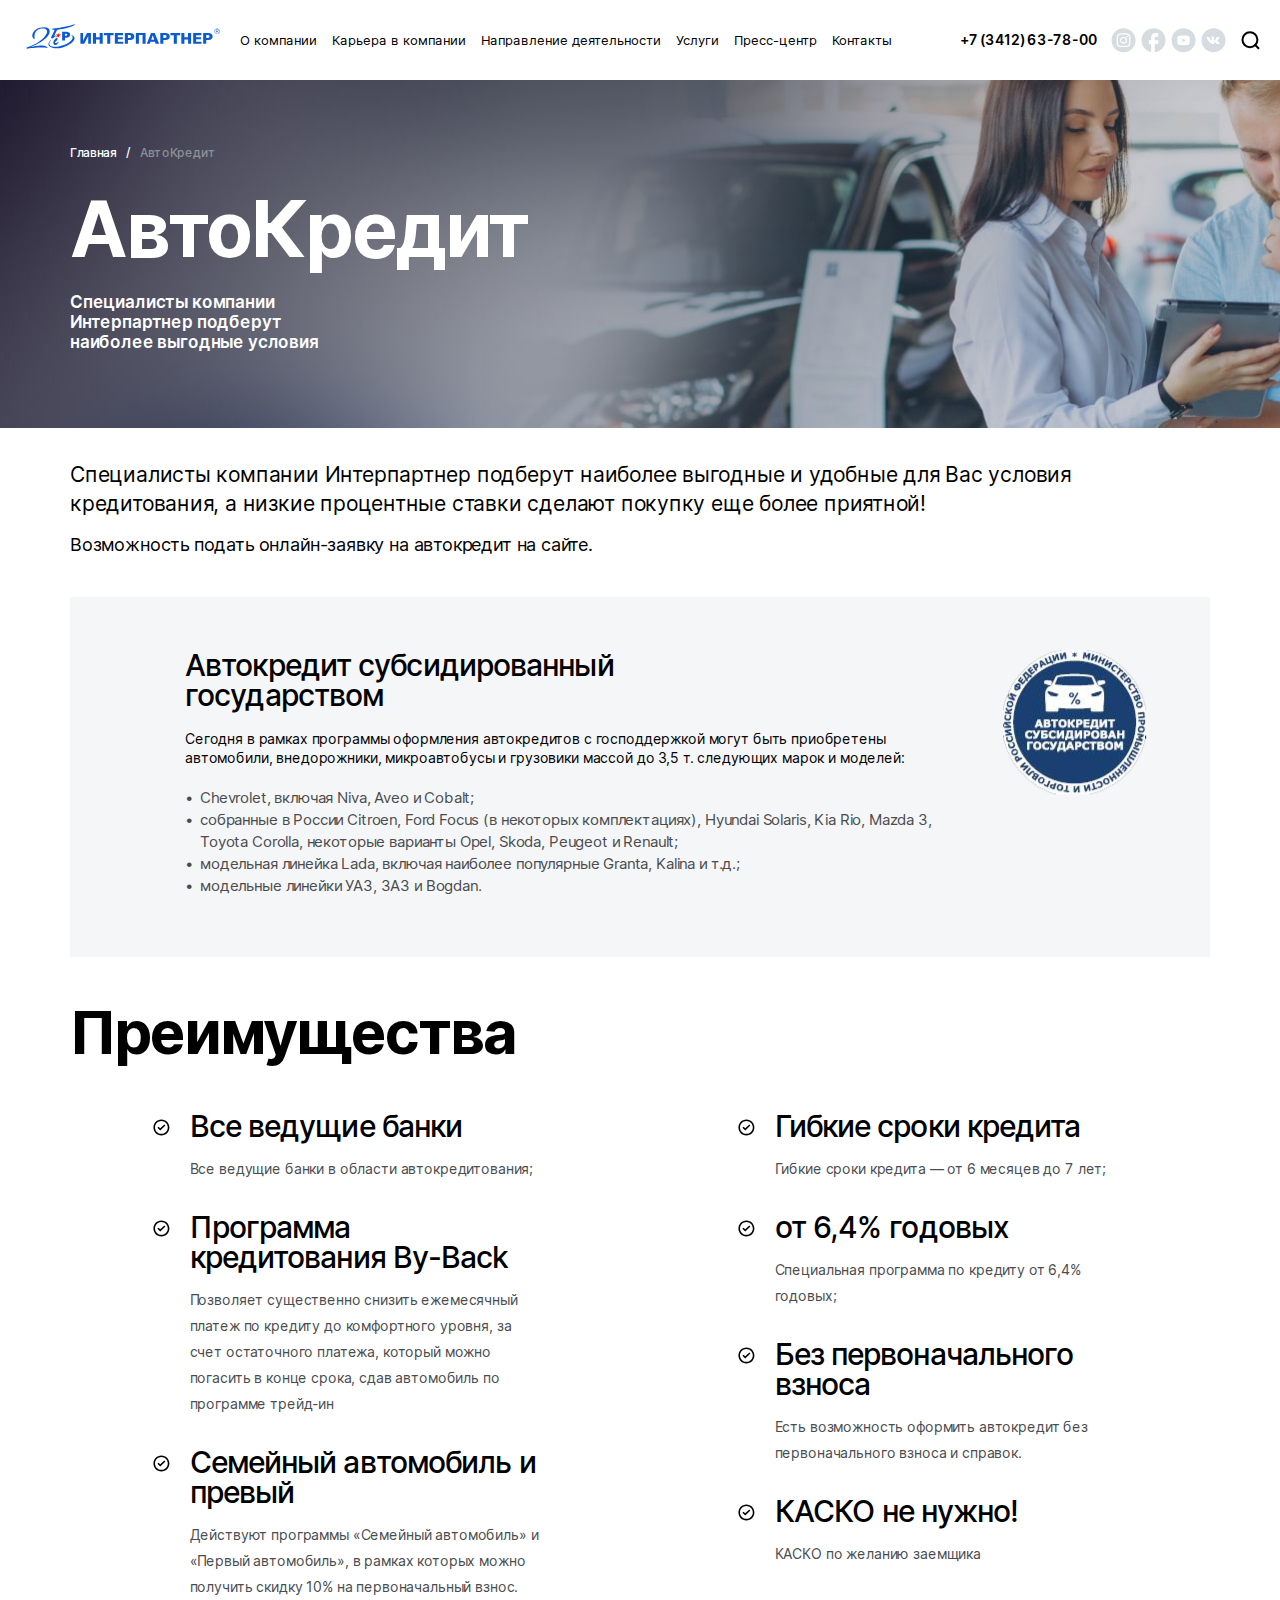
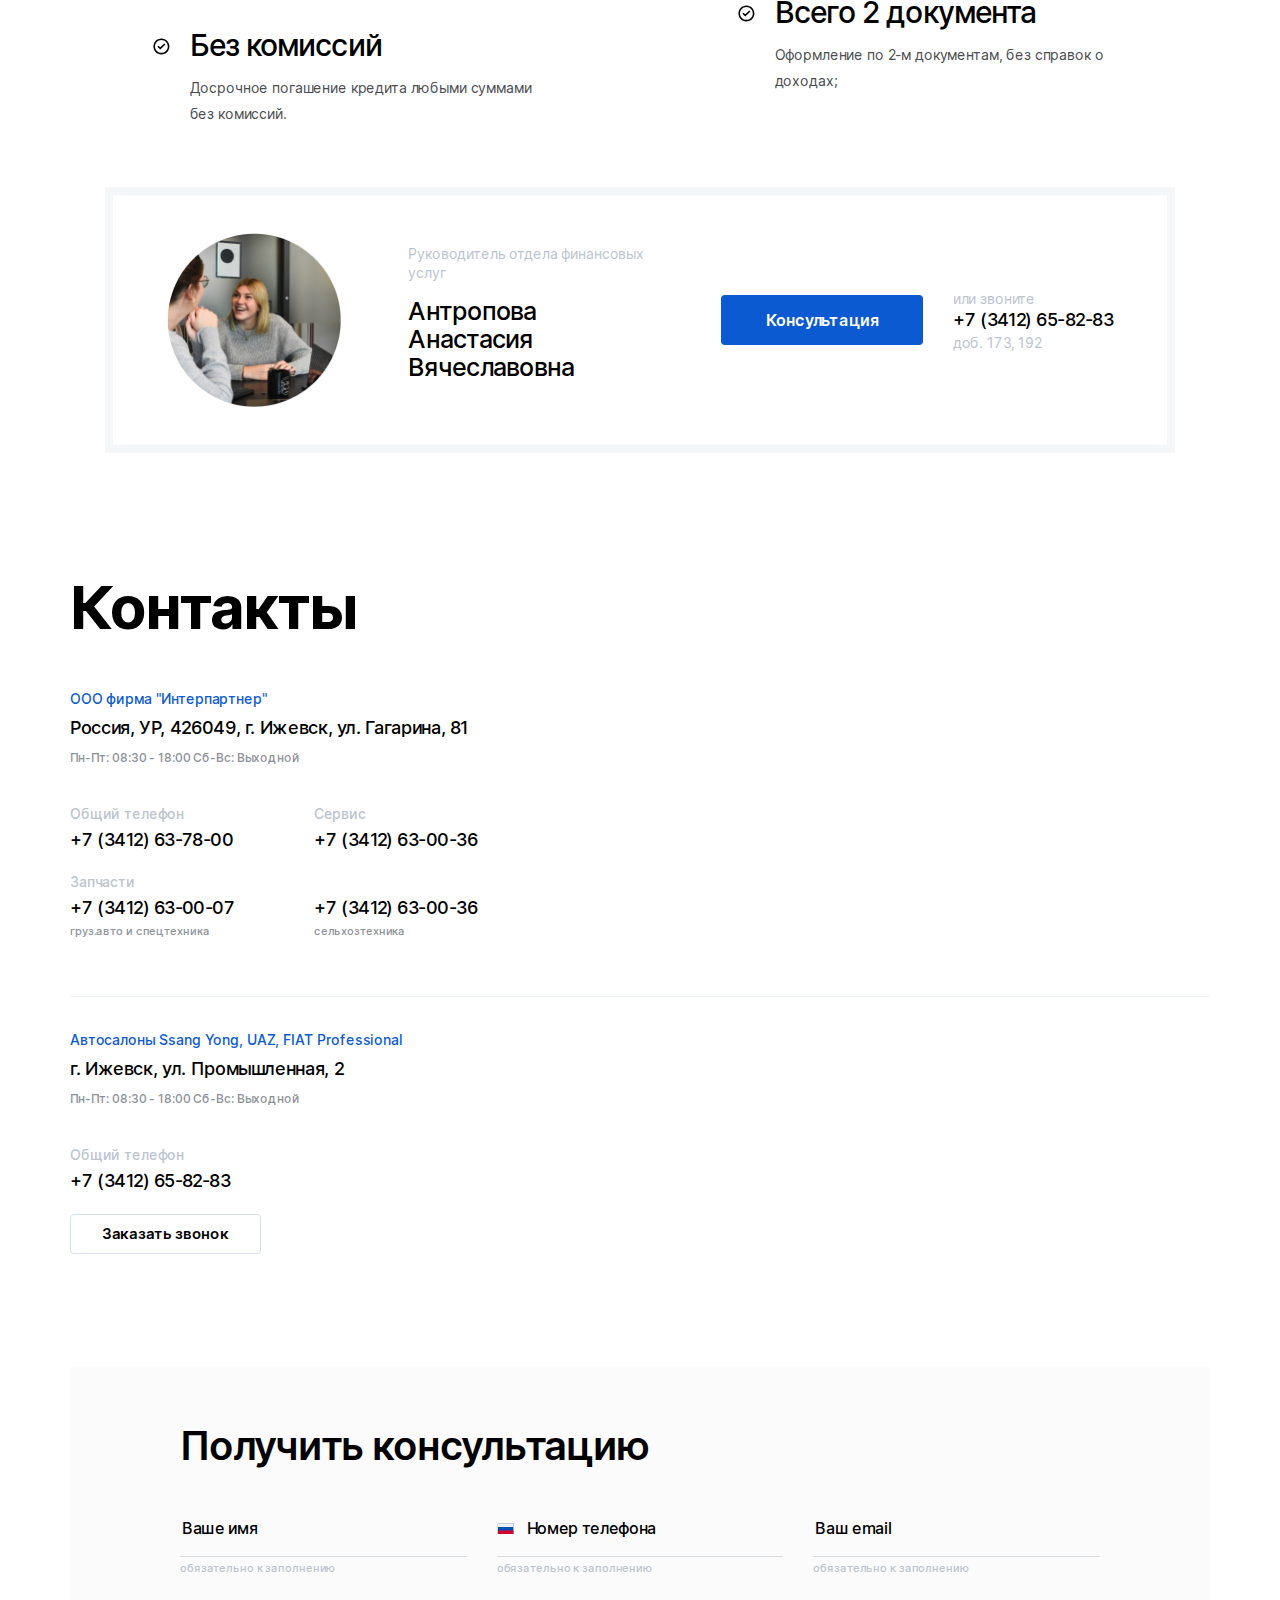
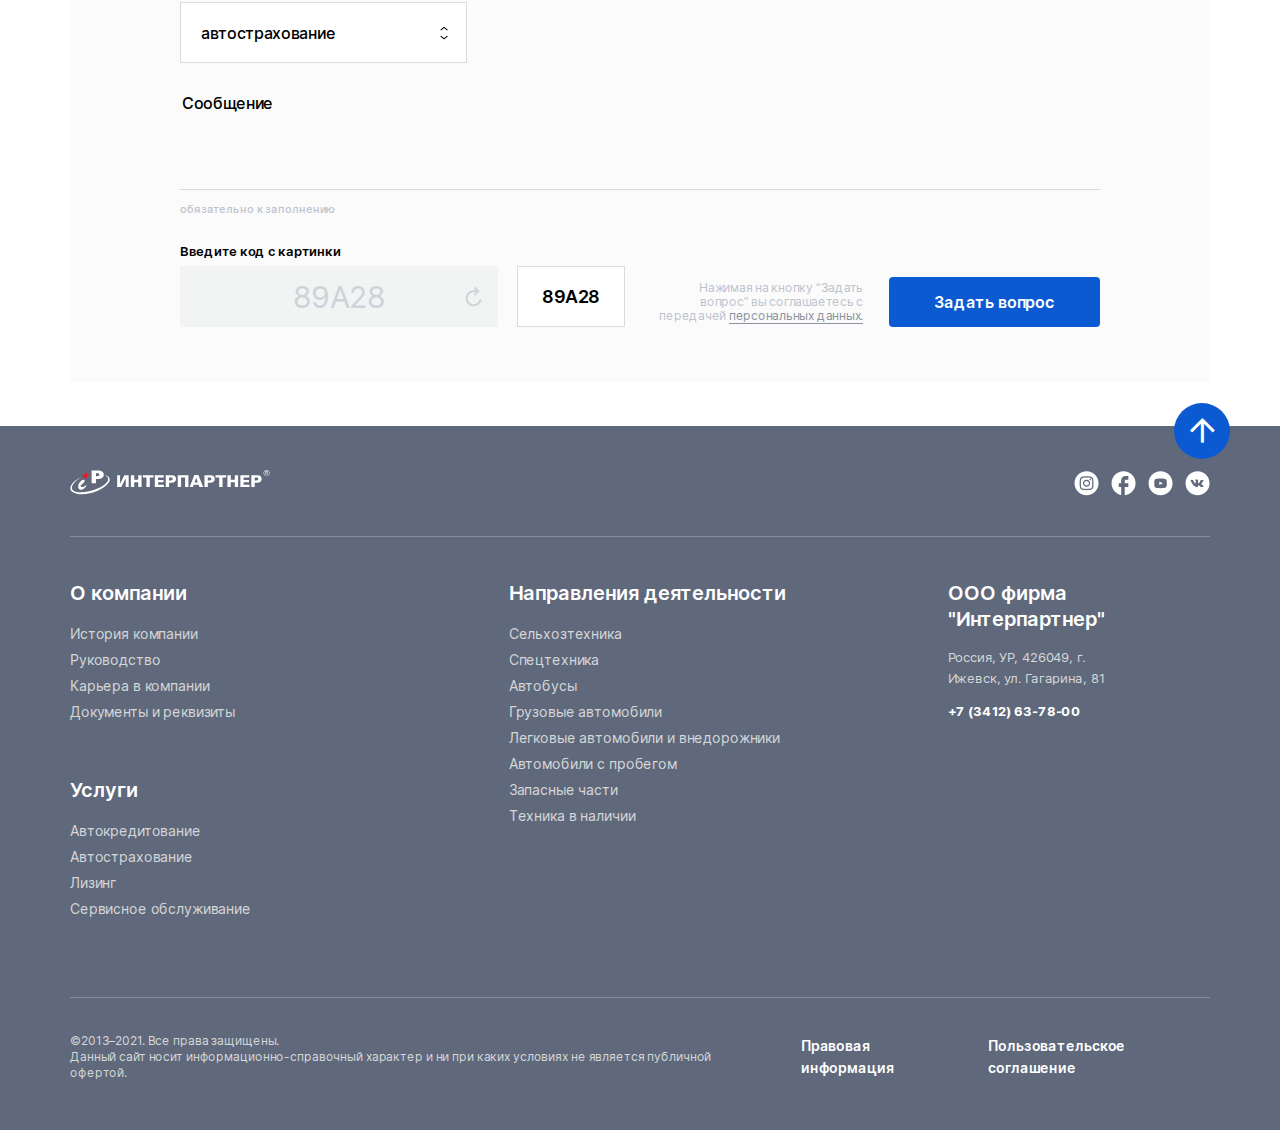
<file: auto-credit.html>
<!DOCTYPE html>
<!--[if lt IE 7]><html lang="ru" class="lt-ie9 lt-ie8 lt-ie7"><![endif]-->
<!--[if IE 7]><html lang="ru" class="lt-ie9 lt-ie8"><![endif]-->
<!--[if IE 8]><html lang="ru" class="lt-ie9"><![endif]-->
<!--[if gt IE 8]><!-->
<html lang="ru">
<!--<![endif]-->
<head>
	<meta charset="utf-8" />
	<title>Заголовок</title>
	<meta name="description" content="" />
	<meta http-equiv="X-UA-Compatible" content="IE=edge" />
	<meta name="viewport" content="width=device-width, initial-scale=1.0" />
	<meta name="format-detection" content="telephone=no" />
	<link rel="shortcut icon" href="favicon.png" />
	<link rel="stylesheet" href="libs/bootstrap/bootstrap-grid.css" />
	<link rel="stylesheet" href="libs/fontawesome-free-5.12.0-web/css/all.min.css" />
	<link rel="stylesheet" href="libs/fancybox/jquery.fancybox.css" />
	<link rel="stylesheet" href="libs/slick-1.5.9/slick/slick.css" />
	<link rel="stylesheet" href="libs/slick-1.5.9/slick/slick-theme.css" />
	<link rel="stylesheet" href="css/fonts.css" />
	<link rel="stylesheet" href="css/main.css?ver=1.21" />
	<link rel="stylesheet" href="css/media.css?ver=1.21" />
</head>
<body>

	<div class="wrapper">

		<header class="header">
			<div class="container-fluid">
				<div class="header__wrap">
					<a href="#" class="logo">
						<img src="img/logo.svg" alt="alt">
					</a>
					<ul class="menu">
						<li><a href="#">О компании</a></li>
						<li><a href="#">Карьера в компании</a></li>
						<li>
							<a href="#">Направление деятельности</a>
							<ul>
								<li><a href="#">Сельхозтехника</a></li>
								<li><a href="#">Спецтехника</a></li>
								<li><a href="#">Автобусы</a></li>
								<li><a href="#">Грузовые автомобили</a></li>
								<li><a href="#">Легковые автомобили и внедорожники</a></li>
								<li><a href="#">Автомобили с пробегом</a></li>
								<li><a href="#">Запасные части</a></li>
								<li><a href="#">Техника в наличии</a></li>
							</ul>
						</li>
						<li>
							<a href="#">Услуги</a>
							<ul>
								<li><a href="#"><span class="menu__icon"><img src="img/menu1.svg" alt="alt"></span><span>АвтоCтрахование</span></a></li>
								<li><a href="#"><span class="menu__icon"><img src="img/menu2.svg" alt="alt"></span><span>АвтоКредит</span></a></li>
								<li><a href="#"><span class="menu__icon"><img src="img/menu3.svg" alt="alt"></span><span>Лизинг</span></a></li>
								<li><a href="#"><span class="menu__icon"><img src="img/menu4.svg" alt="alt"></span><span>Сервисное обслужвание</span></a></li>
							</ul>
						</li>
						<li><a href="#">Пресс-центр</a></li>
						<li><a href="#">Контакты</a></li>
					</ul>
					<a href="tel:+73412637800" class="phone-main"><img src="img/phone.svg" alt="alt">+7 (3412) 63-78-00</a>
					<ul class="social-list">
						<li><a href="#"><img src="img/instagram.svg" alt="alt"></a></li>
						<li><a href="#"><img src="img/fb.svg" alt="alt"></a></li>
						<li><a href="#"><img src="img/youtube.svg" alt="alt"></a></li>
						<li><a href="#"><img src="img/vk.svg" alt="alt"></a></li>
					</ul>
					<a href="#" class="btn-search"><img src="img/search.svg" alt="alt"></a>
					<span class="btn_nav">
						<span class='sandwich'>
							<span class='sw-topper'></span>
							<span class='sw-footer'></span>
						</span>
					</span>
				</div>
			</div>
			<div class="menu-mobile">
				<div class="menu-mobile__top">
					<a href="#" class="logo">
						<img src="img/logo.svg" alt="alt">
					</a>
					<a href="tel:+73412637800" class="phone-main"><img src="img/phone.svg" alt="alt"></a>
				</div>
				<div class="search-block">
					<input type="text" placeholder="Поиск по сайту">
					<button class="search-block__btn"></button>
				</div>
				<ul class="nav-mobile">
					<li><a href="#">О компании</a></li>
					<li><a href="#">Карьера в компании</a></li>
					<li class="nav-mobile__haschild">
						<a href="#">Направление деятельности</a>
						<div class="nav-mobile__dropdown">
							<div class="nav-mobile__title">Направление деятельности</div>
							<ul>
								<li><a href="#">Сельхозтехника</a></li>
								<li><a href="#">Спецтехника</a></li>
								<li><a href="#">Автобусы</a></li>
								<li><a href="#">Грузовые автомобили</a></li>
								<li><a href="#">Легковые автомобили и внедорожники</a></li>
								<li><a href="#">Автомобили с пробегом</a></li>
								<li><a href="#">Запасные части</a></li>
								<li><a href="#">Техника в наличии</a></li>
							</ul>
						</div>
					</li>
					<li class="nav-mobile__haschild">
						<a href="#">Услуги</a>
						<div class="nav-mobile__dropdown">
							<div class="nav-mobile__title">Услуги</div>
							<ul>
								<li><a href="#"><span class="menu__icon"><img src="img/menu1.svg" alt="alt"></span>АвтоCтрахование</a></li>
								<li><a href="#"><span class="menu__icon"><img src="img/menu2.svg" alt="alt"></span>АвтоКредит</a></li>
								<li><a href="#"><span class="menu__icon"><img src="img/menu3.svg" alt="alt"></span>Лизинг</a></li>
								<li><a href="#"><span class="menu__icon"><img src="img/menu4.svg" alt="alt"></span>Сервисное обслужвание</a></li>
							</ul>
						</div> 
					</li>
					<li><a href="#">Пресс-центр</a></li> 
					<li><a href="#">Контакты</a></li>
				</ul>
				<a href="tel:+73412637800" class="phone-menu">+7 (3412) 63-78-00</a>
				<br>
				<a href="#callback" class="btn-page fancybox">Заказать звонок</a>
				<ul class="social-list">
					<li><a href="#"><img src="img/instagram.svg" alt="alt"></a></li>
					<li><a href="#"><img src="img/fb.svg" alt="alt"></a></li>
					<li><a href="#"><img src="img/youtube.svg" alt="alt"></a></li>
					<li><a href="#"><img src="img/vk.svg" alt="alt"></a></li>
				</ul>
				<div class="menu-copyright">©2013–2021. Все права защищены. Данный сайт носит информационно-справочный характер и ни при каких условиях не является публичной офертой.</div>
				<div class="menu-overlay"></div>
			</div>
			<div class="search-modal">
				<form>
					<div class="input-search">
						<input type="text" placeholder="Поиск по сайту ..." required="required">
					</div>
					<div class="clear-search"><img src="img/close.svg" alt="alt"></div>
					<button class="search-button"><img src="img/search.svg" alt="alt"></button>
				</form>
				<div class="search-overlay"></div>
			</div>
		</header>

		<section class="billbord-page billbord-page_service" style="background-image: url(img/billbord_page7.jpg);">
			<div class="container">
				<ul class="breadcrumbs">
					<li><a href="#">Главная</a></li>
					<li>АвтоКредит</li>
				</ul>
				<div class="row">
					<div class="col-lg-6">
						<h1 class="title-page">АвтоКредит</h1>
						<div class="descr-page">Специалисты компании Интерпартнер подберут наиболее выгодные условия</div>
					</div>
				</div>
			</div>
		</section>

		<section class="advantages advantages_simple">
			<div class="container">
				<div class="text-advantages">
					<p>Специалисты компании Интерпартнер подберут наиболее выгодные и удобные для Вас условия кредитования, а низкие процентные ставки  сделают покупку еще более приятной!</p>
				</div>
				<div class="text-big">
					<p>Возможность подать онлайн-заявку на автокредит на сайте.</p>
				</div>
			</div>
		</section>

		<section class="subsidies">
			<div class="container">
				<div class="subsidy-block">
					<div class="subsidy-block__wrap">
						<div class="subsidy-block__content">
							<div class="title-common">Автокредит субсидированный <br>государством</div>
							<p>Сегодня в рамках программы оформления автокредитов с господдержкой могут быть приобретены автомобили, внедорожники, микроавтобусы и грузовики массой до 3,5 т. следующих марок и моделей:</p>
							<ul>
								<li>Chevrolet, включая Niva, Aveo и Cobalt;</li>
								<li>собранные в России Citroen, Ford Focus (в некоторых комплектациях), Hyundai Solaris, Kia Rio, Mazda 3, Toyota Corolla, некоторые варианты Opel, Skoda, Peugeot и Renault;</li>
								<li>модельная линейка Lada, включая наиболее популярные Granta, Kalina и т.д.;</li>
								<li>модельные линейки УАЗ, ЗАЗ и Bogdan.</li>
							</ul>
						</div>
						<div class="subsidy-block__image">
							<img src="img/subsidy_icon.png" alt="alt">
						</div>
					</div>
				</div>
			</div>
		</section>

		<section class="advantages-section">
			<div class="container">
				<h2 class="title-main">Преимущества</h2>
				<div class="row">
					<div class="col-lg-6">
						<div class="advantage-unit advantage-unit_simple">
							<div class="advantage-unit__icon">
								<img src="img/avd.svg" alt="alt">
							</div>
							<div class="advantage-unit__content">
								<div class="advantage-unit__title">Все ведущие банки</div>
								<p>Все ведущие банки в области автокредитования;</p>
							</div>
						</div>
						<div class="advantage-unit advantage-unit_simple">
							<div class="advantage-unit__icon">
								<img src="img/avd.svg" alt="alt">
							</div>
							<div class="advantage-unit__content">
								<div class="advantage-unit__title">Программа кредитования By-Back </div>
								<p>Позволяет существенно снизить ежемесячный платеж по кредиту до комфортного уровня, за счет остаточного платежа, который можно погасить в конце срока, сдав автомобиль по программе трейд-ин </p>
							</div>
						</div>
						<div class="advantage-unit advantage-unit_simple">
							<div class="advantage-unit__icon">
								<img src="img/avd.svg" alt="alt">
							</div>
							<div class="advantage-unit__content">
								<div class="advantage-unit__title">Семейный автомобиль и превый </div>
								<p>Действуют программы «Семейный автомобиль» и «Первый автомобиль», в рамках которых можно получить скидку 10% на первоначальный взнос.</p>
							</div>
						</div>
						<div class="advantage-unit advantage-unit_simple">
							<div class="advantage-unit__icon">
								<img src="img/avd.svg" alt="alt">
							</div>
							<div class="advantage-unit__content">
								<div class="advantage-unit__title">Без комиссий</div>
								<p>Досрочное погашение кредита любыми суммами без комиссий.</p>
							</div>
						</div>
					</div>
					<div class="col-lg-6">
						<div class="advantage-unit advantage-unit_simple">
							<div class="advantage-unit__icon">
								<img src="img/avd.svg" alt="alt">
							</div>
							<div class="advantage-unit__content">
								<div class="advantage-unit__title">Гибкие сроки кредита </div>
								<p>Гибкие сроки кредита — от 6 месяцев до 7 лет;</p>
							</div>
						</div>
						<div class="advantage-unit advantage-unit_simple">
							<div class="advantage-unit__icon">
								<img src="img/avd.svg" alt="alt">
							</div>
							<div class="advantage-unit__content">
								<div class="advantage-unit__title">от 6,4% годовых</div>
								<p>Специальная программа по кредиту от 6,4% годовых;</p>
							</div>
						</div>
						<div class="advantage-unit advantage-unit_simple">
							<div class="advantage-unit__icon">
								<img src="img/avd.svg" alt="alt">
							</div>
							<div class="advantage-unit__content">
								<div class="advantage-unit__title">Без первоначального взноса</div>
								<p>Есть возможность оформить автокредит без первоначального взноса и справок.</p>
							</div>
						</div>
						<div class="advantage-unit advantage-unit_simple">
							<div class="advantage-unit__icon">
								<img src="img/avd.svg" alt="alt">
							</div>
							<div class="advantage-unit__content">
								<div class="advantage-unit__title">КАСКО не нужно!</div>
								<p>КАСКО по желанию заемщика</p>
							</div>
						</div>
						<div class="advantage-unit advantage-unit_simple">
							<div class="advantage-unit__icon">
								<img src="img/avd.svg" alt="alt">
							</div>
							<div class="advantage-unit__content">
								<div class="advantage-unit__title">Всего 2 документа</div>
								<p>Оформление по 2-м документам, без справок о доходах;</p>
							</div>
						</div>
					</div>
				</div>
				<div class="info-insurance info-insurance_main">
					<div class="info-insurance__image">
						<img src="img/info_insurance.jpg" alt="alt">
					</div>
					<div class="info-insurance__content">
						<div class="info-insurance__descr">Руководитель отдела финансовых услуг</div>
						<div class="info-insurance__name">Антропова Анастасия Вячеславовна</div>
					</div>
					<a href="#modal-consultation" class="btn-main btn-main_block fancybox">Консультация</a>
					<div>
						<div class="info-insurance__text">или звоните </div>
						<a href="te:+73412658283" class="info-insurance__phone">+7 (3412)  65-82-83</a>
						<div class="info-insurance__text">доб. 173, 192</div>
					</div>
				</div>
			</div>
		</section>

		<section class="contacts">
			<div class="container">
				<h2 class="title-main">Контакты</h2>
				<div class="contact-block">
					<div class="row">
						<div class="col-lg-5">
							<div class="contact-block__title">ООО фирма "Интерпартнер"</div>
							<div class="contact-block__address">Россия, УР, 426049, г. Ижевск, ул. Гагарина, 81</div>
							<div class="contact-block__time">Пн-Пт:  08:30 - 18:00     Сб-Вс: Выходной</div>
							<div class="row align-items-end">
								<div class="col-6">
									<div class="contact-block__item">
										<div class="title-contact">Общий телефон</div>
										<a href="tel:+73412637800" class="phone-contact">+7 (3412) 63-78-00</a>
									</div>
								</div>
								<div class="col-6">
									<div class="contact-block__item">
										<div class="title-contact">Сервис</div>
										<a href="tel:+73412630036" class="phone-contact">+7 (3412) 63-00-36</a>
									</div>
								</div>
								<div class="col-6">
									<div class="contact-block__item">
										<div class="title-contact">Запчасти</div>
										<a href="tel:+73412630007" class="phone-contact">+7 (3412) 63-00-07</a>
										<div class="descr-contact">груз.авто и спецтехника</div>
									</div>
								</div>
								<div class="col-6">
									<div class="contact-block__item">
										<a href="tel:+73412630036" class="phone-contact">+7 (3412) 63-00-36</a>
										<div class="descr-contact">сельхозтехника</div>
									</div>
								</div>
							</div>
						</div>
						<div class="col-lg-7">
							<div id="map-contact1" class="map-main"></div>
						</div>
					</div>
				</div>
				<div class="contact-block">
					<div class="row">
						<div class="col-lg-5">
							<div class="contact-block__title">Автосалоны Ssang Yong, UAZ, FIAT Professional</div>
							<div class="contact-block__address">г. Ижевск, ул. Промышленная, 2</div>
							<div class="contact-block__time">Пн-Пт:  08:30 - 18:00     Сб-Вс: Выходной</div>
							<div class="row align-items-end">
								<div class="col-6">
									<div class="contact-block__item">
										<div class="title-contact">Общий телефон</div>
										<a href="tel:+73412658283" class="phone-contact">+7 (3412) 65-82-83</a>
									</div>
								</div>
							</div>
							<a href="#callback" class="btn-page fancybox">Заказать звонок</a>
						</div>
						<div class="col-lg-7">
							<div id="map-contact2" class="map-main"></div>
						</div>
					</div>
				</div>
			</div>
		</section>

		<section class="section-form">
			<div class="container">
				<div class="form-block">
					<div class="title-content">Получить консультацию</div>
					<form>
						<div class="row">
							<div class="col-lg-4 col-md-6">
								<div class="item-form">
									<input type="text" placeholder="Ваше имя" required="required">
									<div class="descr-input">обязательно к заполнению</div>
								</div>
							</div>
							<div class="col-lg-4 col-md-6">
								<div class="item-form">
									<input type="text" placeholder="Номер телефона" class="input-phone" required="required">
									<div class="descr-input">обязательно к заполнению</div>
								</div>
							</div>
							<div class="col-lg-4 col-md-6">
								<div class="item-form">
									<input type="email" placeholder="Ваш email" required="required">
									<div class="descr-input">обязательно к заполнению</div>
								</div>
							</div>
							<div class="col-lg-4 col-md-6">
								<div class="item-form">
									<select>
										<option value="1">автострахование</option>
										<option value="1">автострахование</option>
										<option value="1">автострахование</option>
										<option value="1">автострахование</option>
									</select>
								</div>
							</div>
							<div class="col-lg-12">
								<div class="item-form">
									<textarea placeholder="Сообщение"></textarea>
									<div class="descr-input">обязательно к заполнению</div>
								</div>
							</div>
						</div>
						<div class="row align-items-end">
							<div class="col-lg-6">
								<div class="capcha-block">
									<div class="capcha-block__title">Введите код с картинки</div>
									<div class="capcha__wrap">
										<div class="capcha-value">
											<div class="capcha__text">89A28</div>
											<div class="capcha__reload">
												<img src="img/reload.svg" alt="alt">
											</div>
										</div>
										<input type="text" class="input-capcha" value="89A28">
									</div>
								</div>
							</div>
							<div class="col-lg-6">
								<div class="right-form">
									<div class="form-agreement">Нажимая на кнопку “Задать вопрос” вы соглашаетесь с передачей <a href="#">персональных данных.</a></div>
									<button class="btn-main btn-main_block">Задать вопрос</button>
								</div>
							</div>
						</div>
					</form>
				</div>
			</div>
		</section>

		<footer class="footer">
			<a href="#" class="btn_top default"><i class="far fa-arrow-up"></i></a>
			<div class="container">
				<div class="footer__top">
					<a href="#" class="logo">
						<img src="img/logo2.svg" alt="alt">
					</a>
					<ul class="social-list">
						<li><a href="#"><img src="img/instagram2.svg" alt="alt"></a></li>
						<li><a href="#"><img src="img/fb2.svg" alt="alt"></a></li>
						<li><a href="#"><img src="img/youtube2.svg" alt="alt"></a></li>
						<li><a href="#"><img src="img/vk2.svg" alt="alt"></a></li>
					</ul>
				</div>
				<div class="row">
					<div class="col-lg">
						<div class="footer__title footer__title_mob">О компании <i class="fal fa-angle-down"></i></div>
						<div class="footer__content">
							<ul class="footer__nav">
								<li><a href="#">История компании</a></li>
								<li><a href="#">Руководство</a></li>
								<li><a href="#">Карьера в компании</a></li>
								<li><a href="#">Документы и реквизиты</a></li>
							</ul>
						</div>
						<br>
						<br>
						<div class="footer__title footer__title_mob">Услуги <i class="fal fa-angle-down"></i></div>
						<div class="footer__content">
							<ul class="footer__nav">
								<li><a href="#">Автокредитование</a></li>
								<li><a href="#">Автострахование</a></li>
								<li><a href="#">Лизинг</a></li>
								<li><a href="#">Сервисное обслуживание</a></li>
							</ul>
						</div>
					</div>
					<div class="col-lg">
						<div class="footer__title footer__title_mob">Направления деятельности <i class="fal fa-angle-down"></i></div>
						<div class="footer__content">
							<ul class="footer__nav">
								<li><a href="#">Сельхозтехника</a></li>
								<li><a href="#">Спецтехника</a></li>
								<li><a href="#">Автобусы</a></li>
								<li><a href="#">Грузовые автомобили</a></li>
								<li><a href="#">Легковые автомобили и внедорожники</a></li>
								<li><a href="#">Автомобили с пробегом</a></li>
								<li><a href="#">Запасные части</a></li>
								<li><a href="#">Техника в наличии</a></li>
							</ul>
						</div>
					</div>
					<div class="col-lg-3">
						<div class="footer__title">ООО фирма "Интерпартнер"</div>
						<div class="footer__contacts">
							<p>Россия, УР, 426049, г. <br>Ижевск, ул. Гагарина, 81</p>
							<div><a href="tel:+73412637800">+7 (3412) 63-78-00 </a></div>
						</div>
					</div>
				</div>
				<div class="footer__bottom">
					<p>©2013–2021. Все права защищены. <br>Данный сайт носит информационно-справочный характер и ни при каких условиях не является публичной офертой.</p>
					<a href="#">Правовая информация</a>
					<a href="#">Пользовательское соглашение</a>
				</div>
			</div>
		</footer>

	</div>

	<div id="modal-consultation" class="modal-block">
		<div class="modal-wrap">
			<div class="title-content">Консультация</div>
			<div class="descr-modal">Заполните форму, мы в самое ближайшее время свяжемся с Вами и ответим на все вопросы</div>
			<form>
				<div class="item-form">
					<input type="text" placeholder="Ваше имя" required="required">
					<div class="descr-input">обязательно к заполнению</div>
				</div>
				<div class="item-form">
					<input type="text" placeholder="Номер телефона" class="input-phone" required="required">
					<div class="descr-input">обязательно к заполнению</div>
				</div>
				<div class="item-form">
					<input type="email" placeholder="Ваш email" required="required">
					<div class="descr-input">обязательно к заполнению</div>
				</div>
				<div class="item-form">
					<select>
						<option value="1">автострахование</option>
						<option value="1">автострахование</option>
						<option value="1">автострахование</option>
						<option value="1">автострахование</option>
					</select>
				</div>
				<div class="item-form">
					<textarea placeholder="Сообщение"></textarea>
					<div class="descr-input">обязательно к заполнению</div>
				</div>
				<div class="capcha-block">
					<div class="capcha-block__title">Введите код с картинки</div>
					<div class="capcha__wrap">
						<div class="capcha-value">
							<div class="capcha__text">89A28</div>
							<div class="capcha__reload">
								<img src="img/reload.svg" alt="alt">
							</div>
						</div>
						<input type="text" class="input-capcha" value="89A28">
					</div>
				</div>
				<button class="btn-main btn-main_block">Задать вопрос</button>
				<div class="form-agreement">Нажимая на кнопку “Задать вопрос” вы соглашаетесь с передачей <a href="#">персональных данных.</a></div>
			</form>
		</div>
	</div>

	<div id="thanks" class="modal-block">
		<div class="modal-wrap">
			<img src="img/arrow_big.svg" alt="alt">
			<div class="title-content">Спасибо!</div>
			<div class="descr-modal">Ваше сообщение отправлено!  В самое короткое время мы свяжемся с Вами</div>
			<button class="btn-main btn-main_block">Хорошо, спасибо!</button>
		</div>
	</div>

	<div id="callback" class="modal-block">
		<div class="modal-wrap">
			<div class="title-content">Заказать звонок</div>
			<div class="descr-modal">Заполните форму, мы в самое ближайшее время свяжемся с Вами и ответим на все вопросы</div>
			<form>
				<div class="item-form">
					<input type="text" placeholder="Ваше имя" required="required">
					<div class="descr-input">обязательно к заполнению</div>
				</div>
				<div class="item-form">
					<input type="text" placeholder="Номер телефона" class="input-phone" required="required">
					<div class="descr-input">обязательно к заполнению</div>
				</div>
				<div class="capcha-block">
					<div class="capcha-block__title">Введите код с картинки</div>
					<div class="capcha__wrap">
						<div class="capcha-value">
							<div class="capcha__text">89A28</div>
							<div class="capcha__reload">
								<img src="img/reload.svg" alt="alt">
							</div>
						</div>
						<input type="text" class="input-capcha" value="89A28">
					</div>
				</div>
				<button class="btn-main btn-main_block">Заказать звонок</button>
				<div class="form-agreement">Нажимая на кнопку “Задать вопрос” вы соглашаетесь с передачей <a href="#">персональных данных.</a></div>
			</form>
		</div>
	</div>
	<!--[if lt IE 9]>
	<script src="libs/html5shiv/es5-shim.min.js"></script>
	<script src="libs/html5shiv/html5shiv.min.js"></script>
	<script src="libs/html5shiv/html5shiv-printshiv.min.js"></script>
	<script src="libs/respond/respond.min.js"></script>
<![endif]-->
<script src="libs/jquery/jquery-1.11.1.min.js"></script>
<script src="libs/jquery-mousewheel/jquery.mousewheel.min.js"></script>
<script src="libs/fancybox/jquery.fancybox.pack.js"></script>
<script src="libs/slick-1.5.9/slick/slick.min.js"></script>
<script src="libs/scroll2id/PageScroll2id.min.js"></script>
<script src="libs/mask/jquery.maskedinput.js"></script>
<script src="libs/sly/sly.js"></script>
<script src="libs/jQueryFormStyler-master/jquery.formstyler.min.js"></script>
<script src="js/common.js?ver=1.21"></script>
<script src="https://api-maps.yandex.ru/2.1/?lang=ru_RU"></script>
<script>
	$(document).ready(function() {
		ymaps.ready(init);

		function init() {
			var myMap = new ymaps.Map('map-contact1', {
				center: [56.781890, 53.180637],
				zoom: 17
			}, {
				searchControlProvider: 'yandex#search'
			});		

			myPlacemark1 = new ymaps.Placemark([56.781986, 53.179771], {
				balloonContent: '<div class="balloon"><div class="balloon__title">ООО фирма "Интерпартнер"</div><div class="balloon__address">Ижевск, ул. Гагарина, 81</div><div class="balloon__time">Пн-Пт:  08:30 - 18:00 <br>Сб-Вс: Выходной</div></div>'
			}, {
				iconLayout: 'default#image',
				iconImageHref: 'img/pin.svg',
				hideIconOnBalloonOpen: false,
				iconImageSize: [52, 58],
				iconImageOffset: [-26, -58],
				balloonOffset: [ 90, -10]
			});

			myMap.controls.remove('searchControl');
			myMap.controls.remove('typeSelector'); 
			myMap.controls.remove('trafficControl'); 
			myMap.behaviors.disable('scrollZoom');
			myMap.geoObjects.add(myPlacemark1);
			myPlacemark1.balloon.open();

			{
				if ($(window).width() < 1200) { 
					myPlacemark1.balloon.close();
					myMap.setCenter([56.781986, 53.179771]);
				}
			}
		}
	});

	$(document).ready(function() {
		ymaps.ready(init);

		function init() {
			var myMap = new ymaps.Map('map-contact2', {
				center: [56.833379, 53.233470],
				zoom: 17
			}, {
				searchControlProvider: 'yandex#search'
			});		

			myPlacemark1 = new ymaps.Placemark([56.833082, 53.232268], {
				balloonContent: '<div class="balloon"><div class="balloon__title">Автосалоны Ssang Yong, UAZ, FIAT Professional</div><div class="balloon__address">Ижевск, </br>ул. Промышленная, 2</div><div class="balloon__time">Пн-Пт:  08:30 - 18:00 <br>Сб-Вс: Выходной</div></div>'
			}, {
				iconLayout: 'default#image',
				iconImageHref: 'img/pin.svg',
				hideIconOnBalloonOpen: false,
				iconImageSize: [52, 58],
				iconImageOffset: [-26, -58],
				balloonOffset: [ 90, -10]
			});

			myMap.controls.remove('searchControl');
			myMap.controls.remove('typeSelector'); 
			myMap.controls.remove('trafficControl'); 
			myMap.behaviors.disable('scrollZoom');
			myMap.geoObjects.add(myPlacemark1);
			myPlacemark1.balloon.open();

			{
				if ($(window).width() < 1200) { 
					myPlacemark1.balloon.close();
					myMap.setCenter([56.833082, 53.232268]);
				}
			}
		}
	});
</script>
<!-- Yandex.Metrika counter --><!-- /Yandex.Metrika counter -->
<!-- Google Analytics counter --><!-- /Google Analytics counter -->
</body>
</html>
</file>
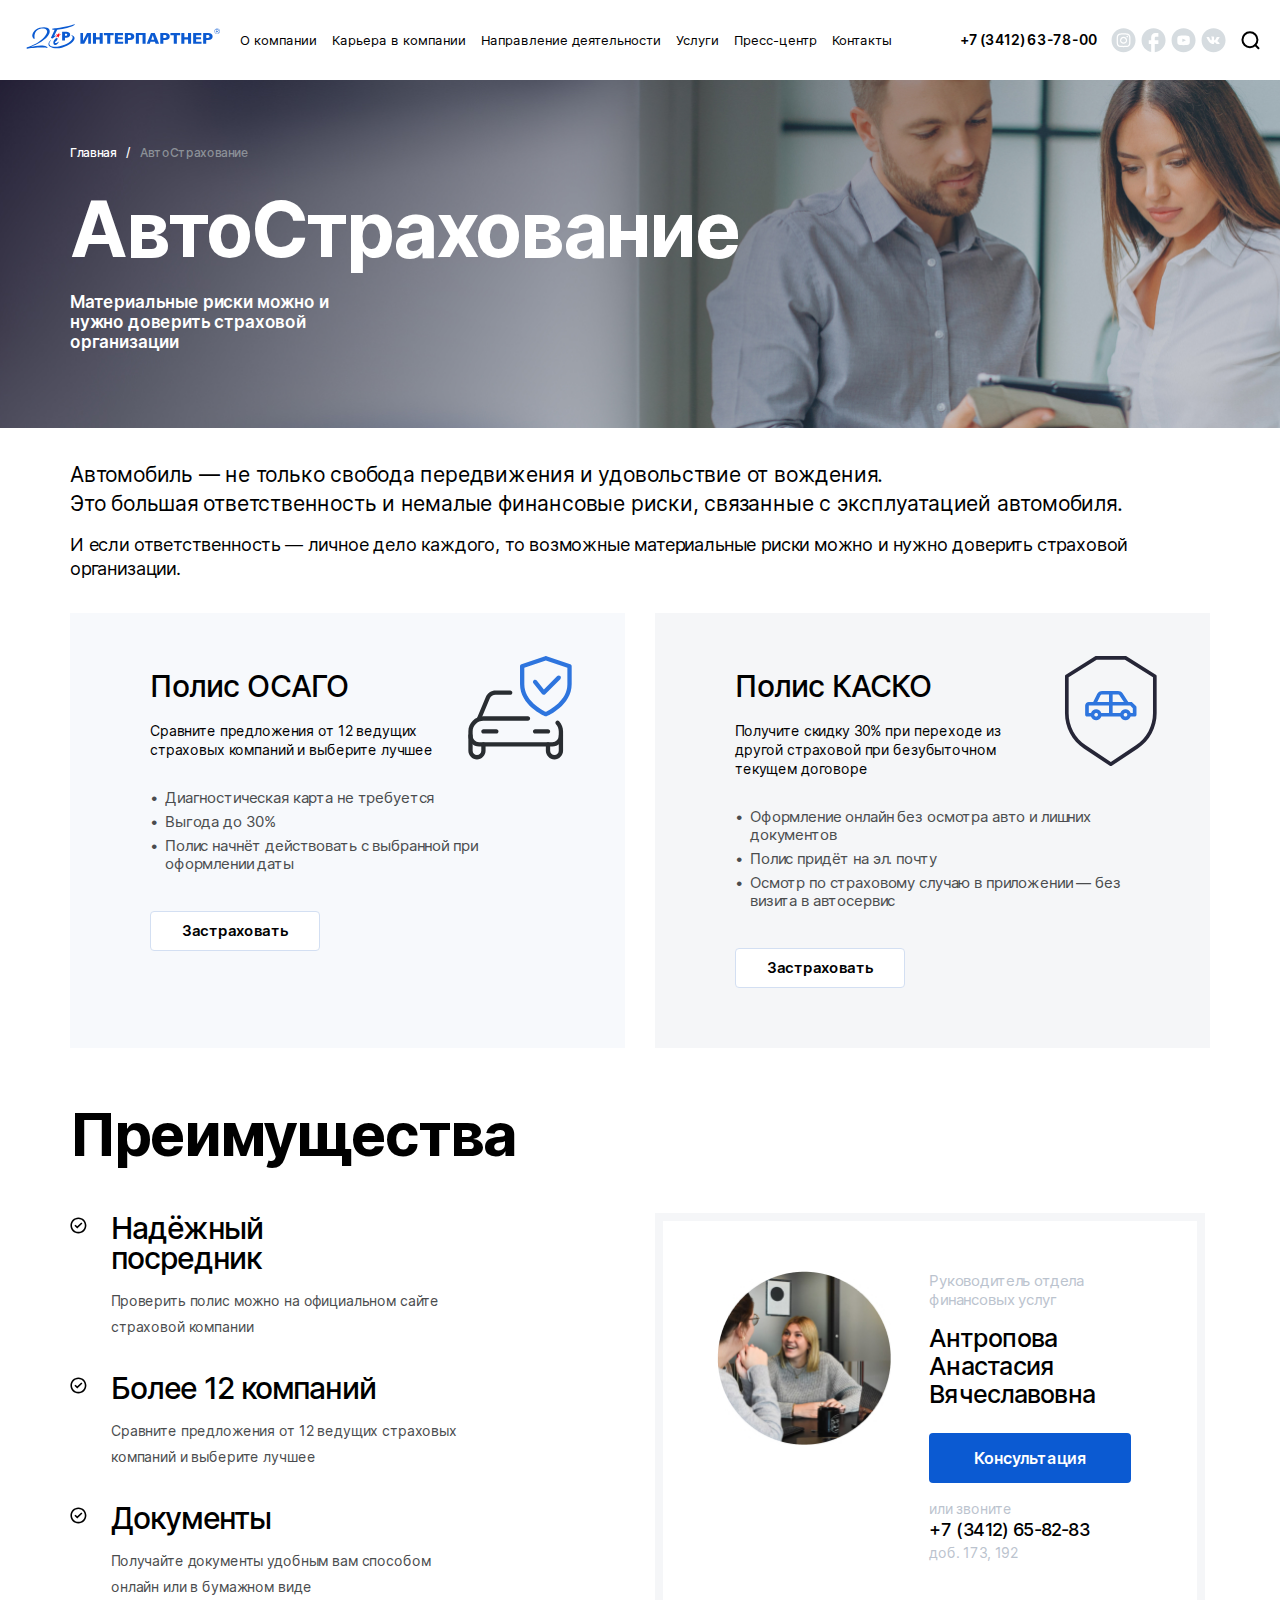
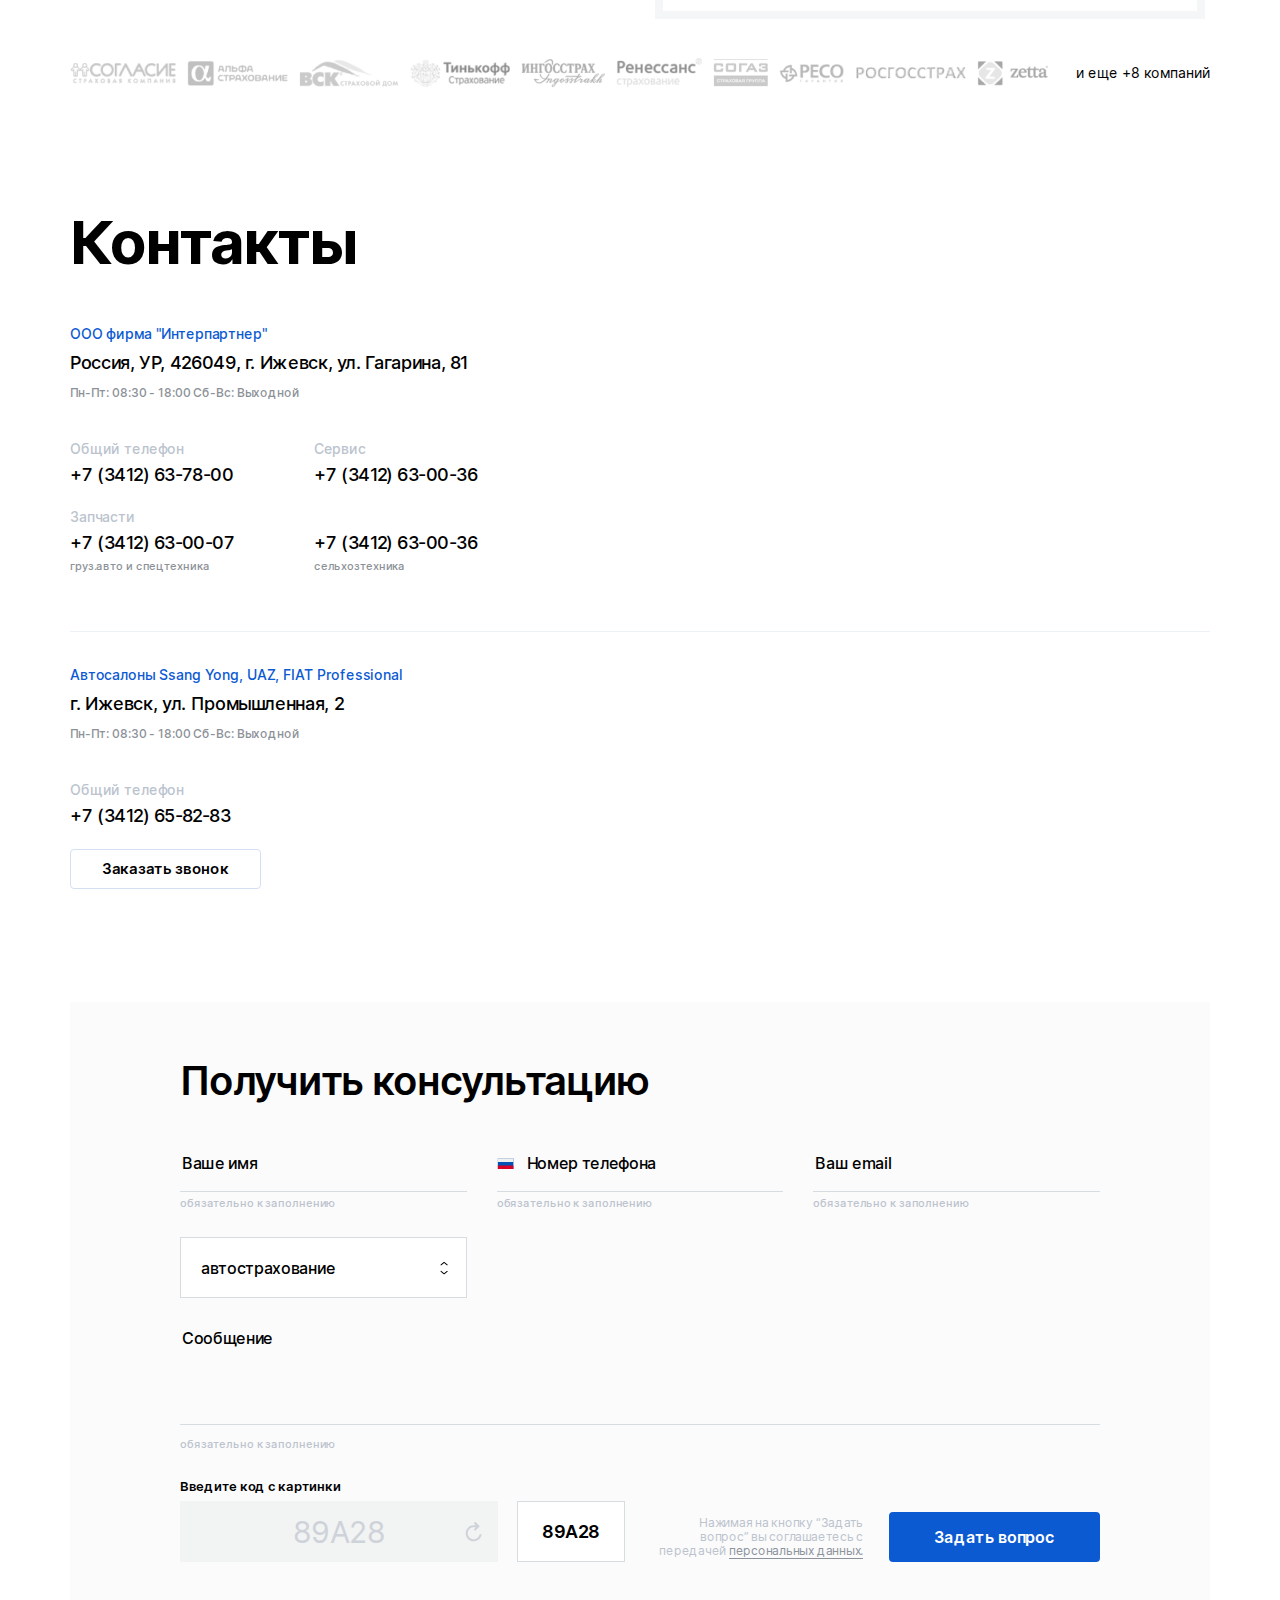
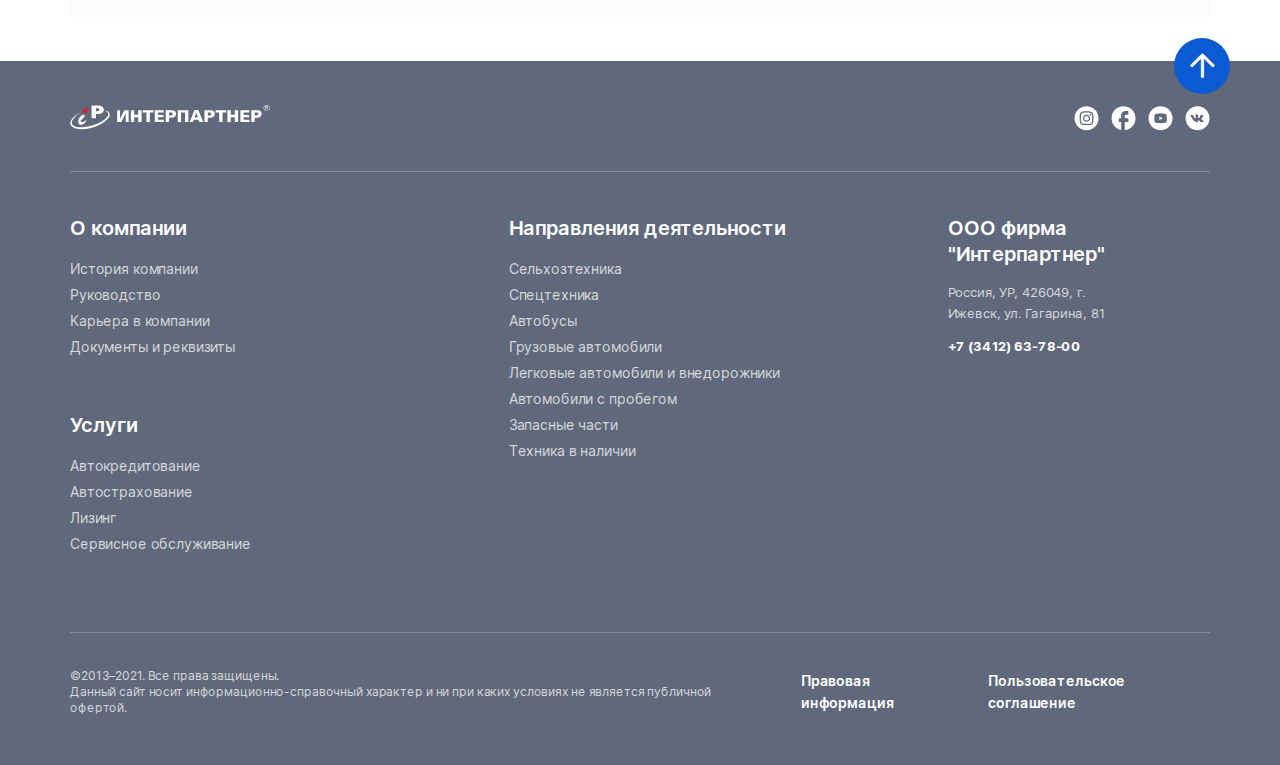
<file: auto-insurance.html>
<!DOCTYPE html>
<!--[if lt IE 7]><html lang="ru" class="lt-ie9 lt-ie8 lt-ie7"><![endif]-->
<!--[if IE 7]><html lang="ru" class="lt-ie9 lt-ie8"><![endif]-->
<!--[if IE 8]><html lang="ru" class="lt-ie9"><![endif]-->
<!--[if gt IE 8]><!-->
<html lang="ru">
<!--<![endif]-->
<head>
	<meta charset="utf-8" />
	<title>Заголовок</title>
	<meta name="description" content="" />
	<meta http-equiv="X-UA-Compatible" content="IE=edge" />
	<meta name="viewport" content="width=device-width, initial-scale=1.0" />
	<meta name="format-detection" content="telephone=no" />
	<link rel="shortcut icon" href="favicon.png" />
	<link rel="stylesheet" href="libs/bootstrap/bootstrap-grid.css" />
	<link rel="stylesheet" href="libs/fontawesome-free-5.12.0-web/css/all.min.css" />
	<link rel="stylesheet" href="libs/fancybox/jquery.fancybox.css" />
	<link rel="stylesheet" href="libs/slick-1.5.9/slick/slick.css" />
	<link rel="stylesheet" href="libs/slick-1.5.9/slick/slick-theme.css" />
	<link rel="stylesheet" href="css/fonts.css" />
	<link rel="stylesheet" href="css/main.css?ver=1.21" />
	<link rel="stylesheet" href="css/media.css?ver=1.21" />
</head>
<body>

	<div class="wrapper">

		<header class="header">
			<div class="container-fluid">
				<div class="header__wrap">
					<a href="#" class="logo">
						<img src="img/logo.svg" alt="alt">
					</a>
					<ul class="menu">
						<li><a href="#">О компании</a></li>
						<li><a href="#">Карьера в компании</a></li>
						<li>
							<a href="#">Направление деятельности</a>
							<ul>
								<li><a href="#">Сельхозтехника</a></li>
								<li><a href="#">Спецтехника</a></li>
								<li><a href="#">Автобусы</a></li>
								<li><a href="#">Грузовые автомобили</a></li>
								<li><a href="#">Легковые автомобили и внедорожники</a></li>
								<li><a href="#">Автомобили с пробегом</a></li>
								<li><a href="#">Запасные части</a></li>
								<li><a href="#">Техника в наличии</a></li>
							</ul>
						</li>
						<li>
							<a href="#">Услуги</a>
							<ul>
								<li><a href="#"><span class="menu__icon"><img src="img/menu1.svg" alt="alt"></span><span>АвтоCтрахование</span></a></li>
								<li><a href="#"><span class="menu__icon"><img src="img/menu2.svg" alt="alt"></span><span>АвтоКредит</span></a></li>
								<li><a href="#"><span class="menu__icon"><img src="img/menu3.svg" alt="alt"></span><span>Лизинг</span></a></li>
								<li><a href="#"><span class="menu__icon"><img src="img/menu4.svg" alt="alt"></span><span>Сервисное обслужвание</span></a></li>
							</ul>
						</li>
						<li><a href="#">Пресс-центр</a></li>
						<li><a href="#">Контакты</a></li>
					</ul>
					<a href="tel:+73412637800" class="phone-main"><img src="img/phone.svg" alt="alt">+7 (3412) 63-78-00</a>
					<ul class="social-list">
						<li><a href="#"><img src="img/instagram.svg" alt="alt"></a></li>
						<li><a href="#"><img src="img/fb.svg" alt="alt"></a></li>
						<li><a href="#"><img src="img/youtube.svg" alt="alt"></a></li>
						<li><a href="#"><img src="img/vk.svg" alt="alt"></a></li>
					</ul>
					<a href="#" class="btn-search"><img src="img/search.svg" alt="alt"></a>
					<span class="btn_nav">
						<span class='sandwich'>
							<span class='sw-topper'></span>
							<span class='sw-footer'></span>
						</span>
					</span>
				</div>
			</div>
			<div class="menu-mobile">
				<div class="menu-mobile__top">
					<a href="#" class="logo">
						<img src="img/logo.svg" alt="alt">
					</a>
					<a href="tel:+73412637800" class="phone-main"><img src="img/phone.svg" alt="alt"></a>
				</div>
				<div class="search-block">
					<input type="text" placeholder="Поиск по сайту">
					<button class="search-block__btn"></button>
				</div>
				<ul class="nav-mobile">
					<li><a href="#">О компании</a></li>
					<li><a href="#">Карьера в компании</a></li>
					<li class="nav-mobile__haschild">
						<a href="#">Направление деятельности</a>
						<div class="nav-mobile__dropdown">
							<div class="nav-mobile__title">Направление деятельности</div>
							<ul>
								<li><a href="#">Сельхозтехника</a></li>
								<li><a href="#">Спецтехника</a></li>
								<li><a href="#">Автобусы</a></li>
								<li><a href="#">Грузовые автомобили</a></li>
								<li><a href="#">Легковые автомобили и внедорожники</a></li>
								<li><a href="#">Автомобили с пробегом</a></li>
								<li><a href="#">Запасные части</a></li>
								<li><a href="#">Техника в наличии</a></li>
							</ul>
						</div>
					</li>
					<li class="nav-mobile__haschild">
						<a href="#">Услуги</a>
						<div class="nav-mobile__dropdown">
							<div class="nav-mobile__title">Услуги</div>
							<ul>
								<li><a href="#"><span class="menu__icon"><img src="img/menu1.svg" alt="alt"></span>АвтоCтрахование</a></li>
								<li><a href="#"><span class="menu__icon"><img src="img/menu2.svg" alt="alt"></span>АвтоКредит</a></li>
								<li><a href="#"><span class="menu__icon"><img src="img/menu3.svg" alt="alt"></span>Лизинг</a></li>
								<li><a href="#"><span class="menu__icon"><img src="img/menu4.svg" alt="alt"></span>Сервисное обслужвание</a></li>
							</ul>
						</div> 
					</li>
					<li><a href="#">Пресс-центр</a></li> 
					<li><a href="#">Контакты</a></li>
				</ul>
				<a href="tel:+73412637800" class="phone-menu">+7 (3412) 63-78-00</a>
				<br>
				<a href="#callback" class="btn-page fancybox">Заказать звонок</a>
				<ul class="social-list">
					<li><a href="#"><img src="img/instagram.svg" alt="alt"></a></li>
					<li><a href="#"><img src="img/fb.svg" alt="alt"></a></li>
					<li><a href="#"><img src="img/youtube.svg" alt="alt"></a></li>
					<li><a href="#"><img src="img/vk.svg" alt="alt"></a></li>
				</ul>
				<div class="menu-copyright">©2013–2021. Все права защищены. Данный сайт носит информационно-справочный характер и ни при каких условиях не является публичной офертой.</div>
				<div class="menu-overlay"></div>
			</div>
			<div class="search-modal">
				<form>
					<div class="input-search">
						<input type="text" placeholder="Поиск по сайту ..." required="required">
					</div>
					<div class="clear-search"><img src="img/close.svg" alt="alt"></div>
					<button class="search-button"><img src="img/search.svg" alt="alt"></button>
				</form>
				<div class="search-overlay"></div>
			</div>
		</header>

		<section class="billbord-page billbord-page_service" style="background-image: url(img/billbord_page6.jpg);">
			<div class="container">
				<ul class="breadcrumbs">
					<li><a href="#">Главная</a></li>
					<li>АвтоCтрахование</li>
				</ul>
				<div class="row">
					<div class="col-lg-6">
						<h1 class="title-page">АвтоCтрахование</h1>
						<div class="descr-page">Материальные риски можно и нужно доверить страховой организации</div>
					</div>
				</div>
			</div>
		</section>

		<section class="advantages advantages_simple">
			<div class="container">
				<div class="text-advantages">
					<p>Автомобиль — не только свобода передвижения и удовольствие от вождения. <br>Это большая ответственность и немалые финансовые риски, связанные с эксплуатацией автомобиля.</p>
				</div>
				<div class="text-big">
					<p>И если ответственность — личное дело каждого, то возможные материальные риски можно и нужно доверить страховой организации. </p>
				</div>
			</div>
		</section>

		<div class="policies">
			<div class="container">
				<div class="row">
					<div class="col-lg-6">
						<div class="policy">
							<div class="policy__head">
								<div class="policy__left">
									<div class="policy__title">Полис ОСАГО</div>
									<div class="policy__descr">Сравните предложения от 12 ведущих страховых компаний и выберите лучшее</div>
								</div>
								<div class="policy__icon">
									<img src="img/ic_policy1.svg" alt="alt">
								</div>
							</div>
							<ul>
								<li>Диагностическая карта не требуется</li>
								<li>Выгода до 30%</li>
								<li>Полис начнёт действовать с выбранной при оформлении даты</li>
							</ul>
							<a href="#" class="btn-page">Застраховать</a>
						</div>
					</div>
					<div class="col-lg-6">
						<div class="policy policy_casko">
							<div class="policy__head">
								<div class="policy__left">
									<div class="policy__title">Полис КАСКО</div>
									<div class="policy__descr">Получите скидку 30% при переходе из другой страховой при безубыточном текущем договоре</div>
								</div>
								<div class="policy__icon">
									<img src="img/ic_policy2.svg" alt="alt">
								</div>
							</div>
							<ul>
								<li>Оформление онлайн без осмотра авто и лишних документов</li>
								<li>Полис придёт на эл. почту</li>
								<li>Осмотр по страховому случаю в приложении  — без визита в автосервис</li>
							</ul>
							<a href="#" class="btn-page">Застраховать</a>
						</div>
					</div>
				</div>
			</div>
		</div>

		<section class="advantages-section">
			<div class="container">
				<h2 class="title-main">Преимущества</h2>
				<div class="row">
					<div class="col-lg-6">
						<div class="advantage-unit">
							<div class="advantage-unit__icon">
								<img src="img/avd.svg" alt="alt">
							</div>
							<div class="advantage-unit__content">
								<div class="advantage-unit__title">Надёжный <br>посредник </div>
								<p>Проверить полис можно на официальном сайте страховой компании</p>
							</div>
						</div>
						<div class="advantage-unit">
							<div class="advantage-unit__icon">
								<img src="img/avd.svg" alt="alt">
							</div>
							<div class="advantage-unit__content">
								<div class="advantage-unit__title">Более 12 компаний</div>
								<p>Сравните предложения от 12 ведущих страховых компаний и выберите лучшее</p>
							</div>
						</div>
						<div class="advantage-unit">
							<div class="advantage-unit__icon">
								<img src="img/avd.svg" alt="alt">
							</div>
							<div class="advantage-unit__content">
								<div class="advantage-unit__title">Документы</div>
								<p>Получайте документы удобным вам способом онлайн или в бумажном виде</p>
							</div>
						</div>
					</div>
					<div class="col-lg-6">
						<div class="info-insurance">
							<div class="info-insurance__image">
								<img src="img/info_insurance.jpg" alt="alt">
							</div>
							<div class="info-insurance__content">
								<div class="info-insurance__description">
									<div class="info-insurance__descr">Руководитель отдела финансовых услуг</div>
									<div class="info-insurance__name">Антропова Анастасия Вячеславовна</div>
								</div>
								<a href="#modal-consultation" class="btn-main btn-main_block fancybox">Консультация</a>
								<div class="info-insurance__text">или звоните </div>
								<a href="te:+73412658283" class="info-insurance__phone">+7 (3412)  65-82-83</a>
								<div class="info-insurance__text">доб. 173, 192</div>
							</div>
						</div>	
					</div>
				</div>
				<div class="companies">
					<div class="companies__wrap">
						<div class="item-company">
							<img src="img/company1.png" alt="alt">
						</div>
						<div class="item-company">
							<img src="img/company2.png" alt="alt">
						</div>
						<div class="item-company">
							<img src="img/company3.png" alt="alt">
						</div>
						<div class="item-company">
							<img src="img/company4.png" alt="alt">
						</div>
						<div class="item-company">
							<img src="img/company5.png" alt="alt">
						</div>
						<div class="item-company">
							<img src="img/company6.png" alt="alt">
						</div>
						<div class="item-company">
							<img src="img/company7.png" alt="alt">
						</div>
						<div class="item-company">
							<img src="img/company8.png" alt="alt">
						</div>
						<div class="item-company">
							<img src="img/company9.png" alt="alt">
						</div>
						<div class="item-company">
							<img src="img/company10.png" alt="alt">
						</div>
					</div>
					<div class="companies__more">и еще +8 компаний</div>
				</div>
			</div>
		</section>

		<section class="contacts">
			<div class="container">
				<h2 class="title-main">Контакты</h2>
				<div class="contact-block">
					<div class="row">
						<div class="col-lg-5">
							<div class="contact-block__title">ООО фирма "Интерпартнер"</div>
							<div class="contact-block__address">Россия, УР, 426049, г. Ижевск, ул. Гагарина, 81</div>
							<div class="contact-block__time">Пн-Пт:  08:30 - 18:00     Сб-Вс: Выходной</div>
							<div class="row align-items-end">
								<div class="col-6">
									<div class="contact-block__item">
										<div class="title-contact">Общий телефон</div>
										<a href="tel:+73412637800" class="phone-contact">+7 (3412) 63-78-00</a>
									</div>
								</div>
								<div class="col-6">
									<div class="contact-block__item">
										<div class="title-contact">Сервис</div>
										<a href="tel:+73412630036" class="phone-contact">+7 (3412) 63-00-36</a>
									</div>
								</div>
								<div class="col-6">
									<div class="contact-block__item">
										<div class="title-contact">Запчасти</div>
										<a href="tel:+73412630007" class="phone-contact">+7 (3412) 63-00-07</a>
										<div class="descr-contact">груз.авто и спецтехника</div>
									</div>
								</div>
								<div class="col-6">
									<div class="contact-block__item">
										<a href="tel:+73412630036" class="phone-contact">+7 (3412) 63-00-36</a>
										<div class="descr-contact">сельхозтехника</div>
									</div>
								</div>
							</div>
						</div>
						<div class="col-lg-7">
							<div id="map-contact1" class="map-main"></div>
						</div>
					</div>
				</div>
				<div class="contact-block">
					<div class="row">
						<div class="col-lg-5">
							<div class="contact-block__title">Автосалоны Ssang Yong, UAZ, FIAT Professional</div>
							<div class="contact-block__address">г. Ижевск, ул. Промышленная, 2</div>
							<div class="contact-block__time">Пн-Пт:  08:30 - 18:00     Сб-Вс: Выходной</div>
							<div class="row align-items-end">
								<div class="col-6">
									<div class="contact-block__item">
										<div class="title-contact">Общий телефон</div>
										<a href="tel:+73412658283" class="phone-contact">+7 (3412) 65-82-83</a>
									</div>
								</div>
							</div>
							<a href="#callback" class="btn-page fancybox">Заказать звонок</a>
						</div>
						<div class="col-lg-7">
							<div id="map-contact2" class="map-main"></div>
						</div>
					</div>
				</div>
			</div>
		</section>

		<section class="section-form">
			<div class="container">
				<div class="form-block">
					<div class="title-content">Получить консультацию</div>
					<form>
						<div class="row">
							<div class="col-lg-4 col-md-6">
								<div class="item-form">
									<input type="text" placeholder="Ваше имя" required="required">
									<div class="descr-input">обязательно к заполнению</div>
								</div>
							</div>
							<div class="col-lg-4 col-md-6">
								<div class="item-form">
									<input type="text" placeholder="Номер телефона" class="input-phone" required="required">
									<div class="descr-input">обязательно к заполнению</div>
								</div>
							</div>
							<div class="col-lg-4 col-md-6">
								<div class="item-form">
									<input type="email" placeholder="Ваш email" required="required">
									<div class="descr-input">обязательно к заполнению</div>
								</div>
							</div>
							<div class="col-lg-4 col-md-6">
								<div class="item-form">
									<select>
										<option value="1">автострахование</option>
										<option value="1">автострахование</option>
										<option value="1">автострахование</option>
										<option value="1">автострахование</option>
									</select>
								</div>
							</div>
							<div class="col-lg-12">
								<div class="item-form">
									<textarea placeholder="Сообщение"></textarea>
									<div class="descr-input">обязательно к заполнению</div>
								</div>
							</div>
						</div>
						<div class="row align-items-end">
							<div class="col-lg-6">
								<div class="capcha-block">
									<div class="capcha-block__title">Введите код с картинки</div>
									<div class="capcha__wrap">
										<div class="capcha-value">
											<div class="capcha__text">89A28</div>
											<div class="capcha__reload">
												<img src="img/reload.svg" alt="alt">
											</div>
										</div>
										<input type="text" class="input-capcha" value="89A28">
									</div>
								</div>
							</div>
							<div class="col-lg-6">
								<div class="right-form">
									<div class="form-agreement">Нажимая на кнопку “Задать вопрос” вы соглашаетесь с передачей <a href="#">персональных данных.</a></div>
									<button class="btn-main btn-main_block">Задать вопрос</button>
								</div>
							</div>
						</div>
					</form>
				</div>
			</div>
		</section>

		<footer class="footer">
			<a href="#" class="btn_top default"><i class="far fa-arrow-up"></i></a>
			<div class="container">
				<div class="footer__top">
					<a href="#" class="logo">
						<img src="img/logo2.svg" alt="alt">
					</a>
					<ul class="social-list">
						<li><a href="#"><img src="img/instagram2.svg" alt="alt"></a></li>
						<li><a href="#"><img src="img/fb2.svg" alt="alt"></a></li>
						<li><a href="#"><img src="img/youtube2.svg" alt="alt"></a></li>
						<li><a href="#"><img src="img/vk2.svg" alt="alt"></a></li>
					</ul>
				</div>
				<div class="row">
					<div class="col-lg">
						<div class="footer__title footer__title_mob">О компании <i class="fal fa-angle-down"></i></div>
						<div class="footer__content">
							<ul class="footer__nav">
								<li><a href="#">История компании</a></li>
								<li><a href="#">Руководство</a></li>
								<li><a href="#">Карьера в компании</a></li>
								<li><a href="#">Документы и реквизиты</a></li>
							</ul>
						</div>
						<br>
						<br>
						<div class="footer__title footer__title_mob">Услуги <i class="fal fa-angle-down"></i></div>
						<div class="footer__content">
							<ul class="footer__nav">
								<li><a href="#">Автокредитование</a></li>
								<li><a href="#">Автострахование</a></li>
								<li><a href="#">Лизинг</a></li>
								<li><a href="#">Сервисное обслуживание</a></li>
							</ul>
						</div>
					</div>
					<div class="col-lg">
						<div class="footer__title footer__title_mob">Направления деятельности <i class="fal fa-angle-down"></i></div>
						<div class="footer__content">
							<ul class="footer__nav">
								<li><a href="#">Сельхозтехника</a></li>
								<li><a href="#">Спецтехника</a></li>
								<li><a href="#">Автобусы</a></li>
								<li><a href="#">Грузовые автомобили</a></li>
								<li><a href="#">Легковые автомобили и внедорожники</a></li>
								<li><a href="#">Автомобили с пробегом</a></li>
								<li><a href="#">Запасные части</a></li>
								<li><a href="#">Техника в наличии</a></li>
							</ul>
						</div>
					</div>
					<div class="col-lg-3">
						<div class="footer__title">ООО фирма "Интерпартнер"</div>
						<div class="footer__contacts">
							<p>Россия, УР, 426049, г. <br>Ижевск, ул. Гагарина, 81</p>
							<div><a href="tel:+73412637800">+7 (3412) 63-78-00 </a></div>
						</div>
					</div>
				</div>
				<div class="footer__bottom">
					<p>©2013–2021. Все права защищены. <br>Данный сайт носит информационно-справочный характер и ни при каких условиях не является публичной офертой.</p>
					<a href="#">Правовая информация</a>
					<a href="#">Пользовательское соглашение</a>
				</div>
			</div>
		</footer>

	</div>

	<div id="modal-consultation" class="modal-block">
		<div class="modal-wrap">
			<div class="title-content">Консультация</div>
			<div class="descr-modal">Заполните форму, мы в самое ближайшее время свяжемся с Вами и ответим на все вопросы</div>
			<form>
				<div class="item-form">
					<input type="text" placeholder="Ваше имя" required="required">
					<div class="descr-input">обязательно к заполнению</div>
				</div>
				<div class="item-form">
					<input type="text" placeholder="Номер телефона" class="input-phone" required="required">
					<div class="descr-input">обязательно к заполнению</div>
				</div>
				<div class="item-form">
					<input type="email" placeholder="Ваш email" required="required">
					<div class="descr-input">обязательно к заполнению</div>
				</div>
				<div class="item-form">
					<select>
						<option value="1">автострахование</option>
						<option value="1">автострахование</option>
						<option value="1">автострахование</option>
						<option value="1">автострахование</option>
					</select>
				</div>
				<div class="item-form">
					<textarea placeholder="Сообщение"></textarea>
					<div class="descr-input">обязательно к заполнению</div>
				</div>
				<div class="capcha-block">
					<div class="capcha-block__title">Введите код с картинки</div>
					<div class="capcha__wrap">
						<div class="capcha-value">
							<div class="capcha__text">89A28</div>
							<div class="capcha__reload">
								<img src="img/reload.svg" alt="alt">
							</div>
						</div>
						<input type="text" class="input-capcha" value="89A28">
					</div>
				</div>
				<button class="btn-main btn-main_block">Задать вопрос</button>
				<div class="form-agreement">Нажимая на кнопку “Задать вопрос” вы соглашаетесь с передачей <a href="#">персональных данных.</a></div>
			</form>
		</div>
	</div>

	<div id="thanks" class="modal-block">
		<div class="modal-wrap">
			<img src="img/arrow_big.svg" alt="alt">
			<div class="title-content">Спасибо!</div>
			<div class="descr-modal">Ваше сообщение отправлено!  В самое короткое время мы свяжемся с Вами</div>
			<button class="btn-main btn-main_block">Хорошо, спасибо!</button>
		</div>
	</div>

	<div id="callback" class="modal-block">
		<div class="modal-wrap">
			<div class="title-content">Заказать звонок</div>
			<div class="descr-modal">Заполните форму, мы в самое ближайшее время свяжемся с Вами и ответим на все вопросы</div>
			<form>
				<div class="item-form">
					<input type="text" placeholder="Ваше имя" required="required">
					<div class="descr-input">обязательно к заполнению</div>
				</div>
				<div class="item-form">
					<input type="text" placeholder="Номер телефона" class="input-phone" required="required">
					<div class="descr-input">обязательно к заполнению</div>
				</div>
				<div class="capcha-block">
					<div class="capcha-block__title">Введите код с картинки</div>
					<div class="capcha__wrap">
						<div class="capcha-value">
							<div class="capcha__text">89A28</div>
							<div class="capcha__reload">
								<img src="img/reload.svg" alt="alt">
							</div>
						</div>
						<input type="text" class="input-capcha" value="89A28">
					</div>
				</div>
				<button class="btn-main btn-main_block">Заказать звонок</button>
				<div class="form-agreement">Нажимая на кнопку “Задать вопрос” вы соглашаетесь с передачей <a href="#">персональных данных.</a></div>
			</form>
		</div>
	</div>
	<!--[if lt IE 9]>
	<script src="libs/html5shiv/es5-shim.min.js"></script>
	<script src="libs/html5shiv/html5shiv.min.js"></script>
	<script src="libs/html5shiv/html5shiv-printshiv.min.js"></script>
	<script src="libs/respond/respond.min.js"></script>
<![endif]-->
<script src="libs/jquery/jquery-1.11.1.min.js"></script>
<script src="libs/jquery-mousewheel/jquery.mousewheel.min.js"></script>
<script src="libs/fancybox/jquery.fancybox.pack.js"></script>
<script src="libs/slick-1.5.9/slick/slick.min.js"></script>
<script src="libs/scroll2id/PageScroll2id.min.js"></script>
<script src="libs/mask/jquery.maskedinput.js"></script>
<script src="libs/sly/sly.js"></script>
<script src="libs/jQueryFormStyler-master/jquery.formstyler.min.js"></script>
<script src="js/common.js?ver=1.21"></script>
<script src="https://api-maps.yandex.ru/2.1/?lang=ru_RU"></script>
<script>
	$(document).ready(function() {
		ymaps.ready(init);

		function init() {
			var myMap = new ymaps.Map('map-contact1', {
				center: [56.781890, 53.180637],
				zoom: 17
			}, {
				searchControlProvider: 'yandex#search'
			});		

			myPlacemark1 = new ymaps.Placemark([56.781986, 53.179771], {
				balloonContent: '<div class="balloon"><div class="balloon__title">ООО фирма "Интерпартнер"</div><div class="balloon__address">Ижевск, ул. Гагарина, 81</div><div class="balloon__time">Пн-Пт:  08:30 - 18:00 <br>Сб-Вс: Выходной</div></div>'
			}, {
				iconLayout: 'default#image',
				iconImageHref: 'img/pin.svg',
				hideIconOnBalloonOpen: false,
				iconImageSize: [52, 58],
				iconImageOffset: [-26, -58],
				balloonOffset: [ 90, -10]
			});

			myMap.controls.remove('searchControl');
			myMap.controls.remove('typeSelector'); 
			myMap.controls.remove('trafficControl'); 
			myMap.behaviors.disable('scrollZoom');
			myMap.geoObjects.add(myPlacemark1);
			myPlacemark1.balloon.open();

			{
				if ($(window).width() < 1200) { 
					myPlacemark1.balloon.close();
					myMap.setCenter([56.781986, 53.179771]);
				}
			}
		}
	});

	$(document).ready(function() {
		ymaps.ready(init);

		function init() {
			var myMap = new ymaps.Map('map-contact2', {
				center: [56.833379, 53.233470],
				zoom: 17
			}, {
				searchControlProvider: 'yandex#search'
			});		

			myPlacemark1 = new ymaps.Placemark([56.833082, 53.232268], {
				balloonContent: '<div class="balloon"><div class="balloon__title">Автосалоны Ssang Yong, UAZ, FIAT Professional</div><div class="balloon__address">Ижевск, </br>ул. Промышленная, 2</div><div class="balloon__time">Пн-Пт:  08:30 - 18:00 <br>Сб-Вс: Выходной</div></div>'
			}, {
				iconLayout: 'default#image',
				iconImageHref: 'img/pin.svg',
				hideIconOnBalloonOpen: false,
				iconImageSize: [52, 58],
				iconImageOffset: [-26, -58],
				balloonOffset: [ 90, -10]
			});

			myMap.controls.remove('searchControl');
			myMap.controls.remove('typeSelector'); 
			myMap.controls.remove('trafficControl'); 
			myMap.behaviors.disable('scrollZoom');
			myMap.geoObjects.add(myPlacemark1);
			myPlacemark1.balloon.open();

			{
				if ($(window).width() < 1200) { 
					myPlacemark1.balloon.close();
					myMap.setCenter([56.833082, 53.232268]);
				}
			}
		}
	});
</script>
<!-- Yandex.Metrika counter --><!-- /Yandex.Metrika counter -->
<!-- Google Analytics counter --><!-- /Google Analytics counter -->
</body>
</html>
</file>
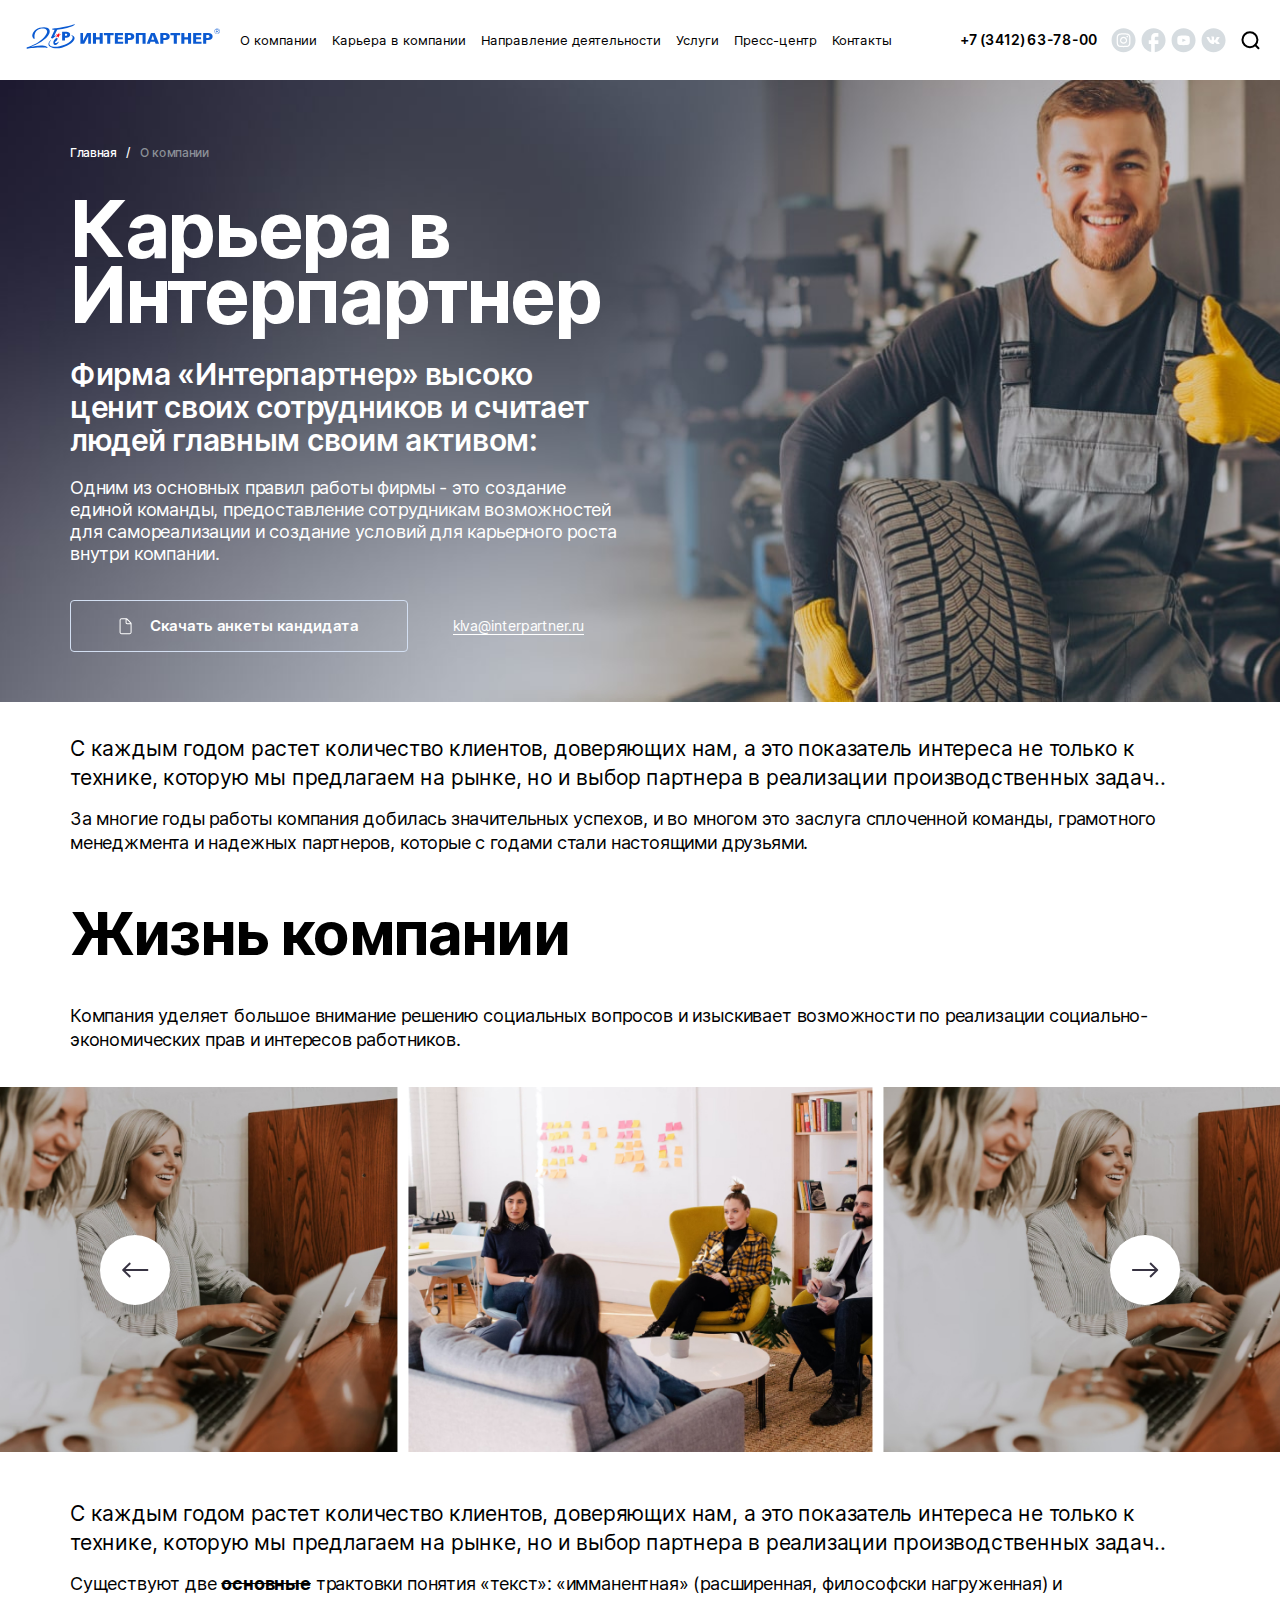
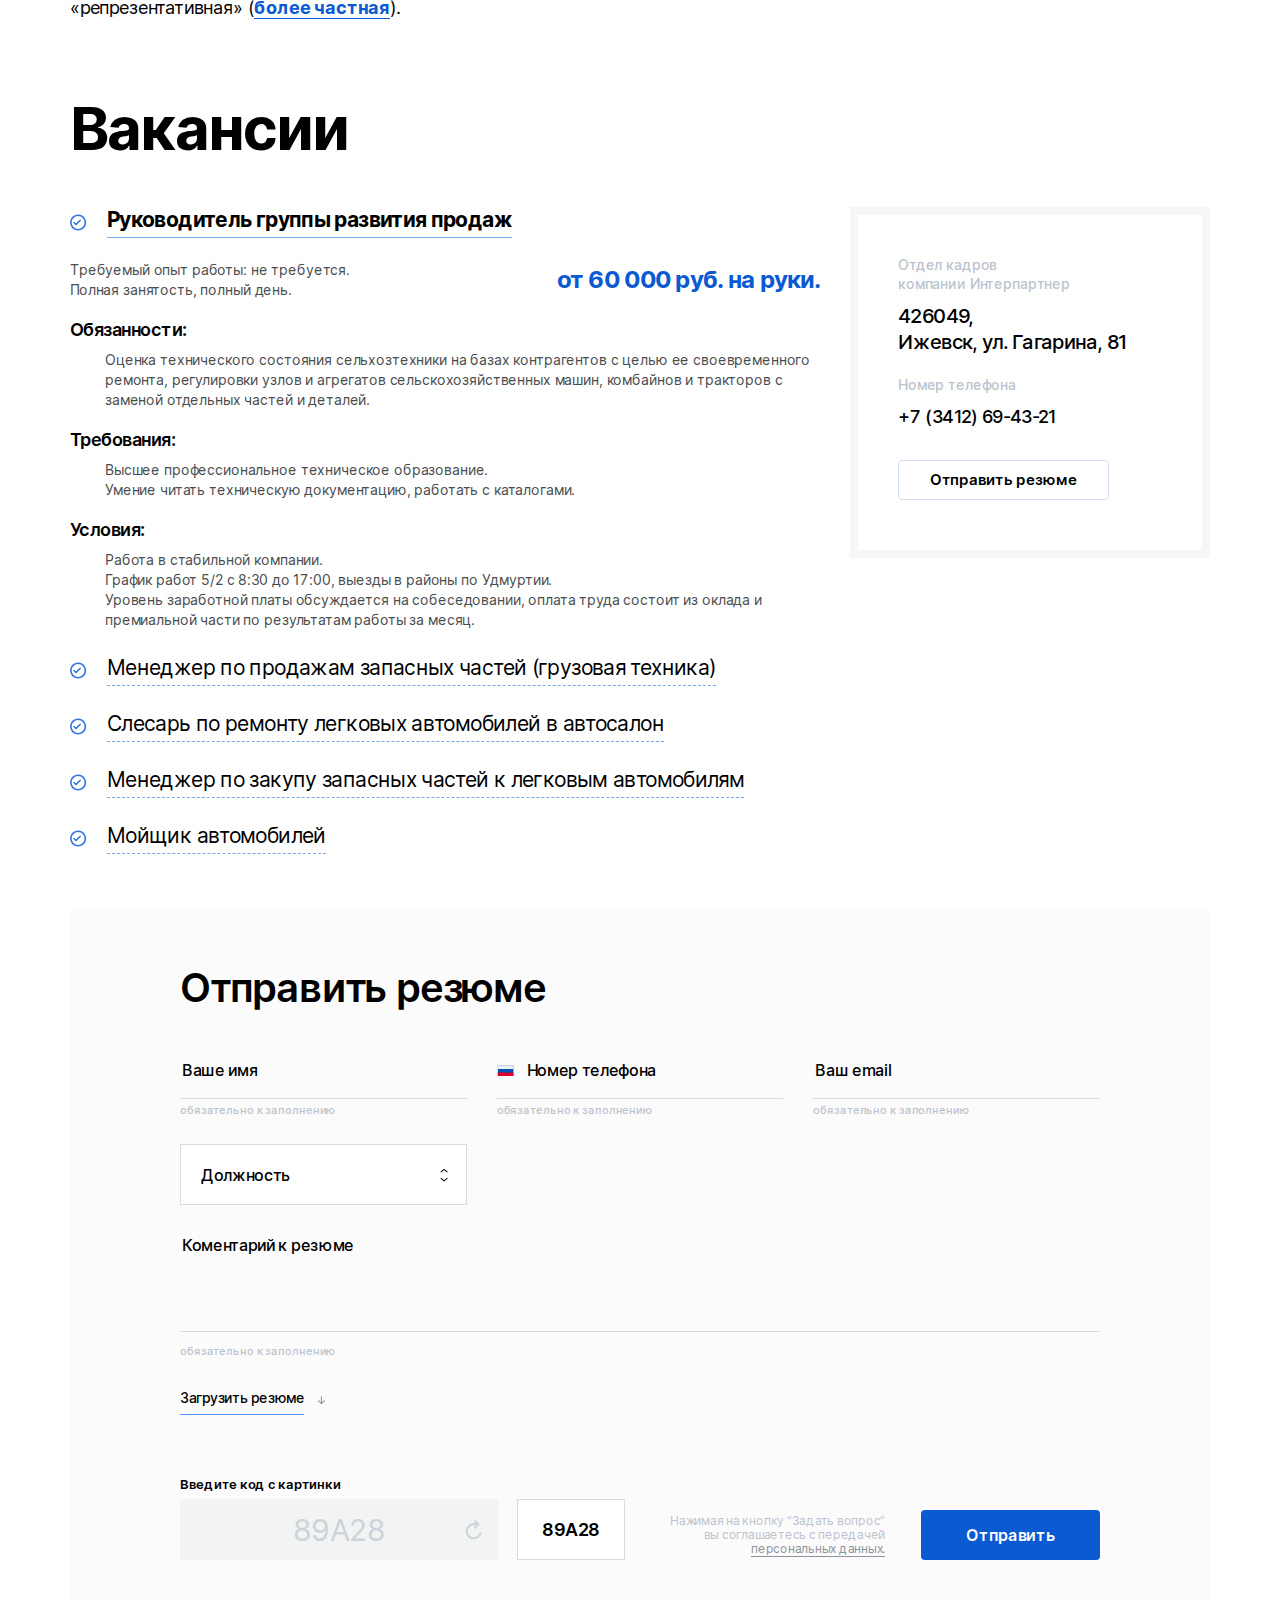
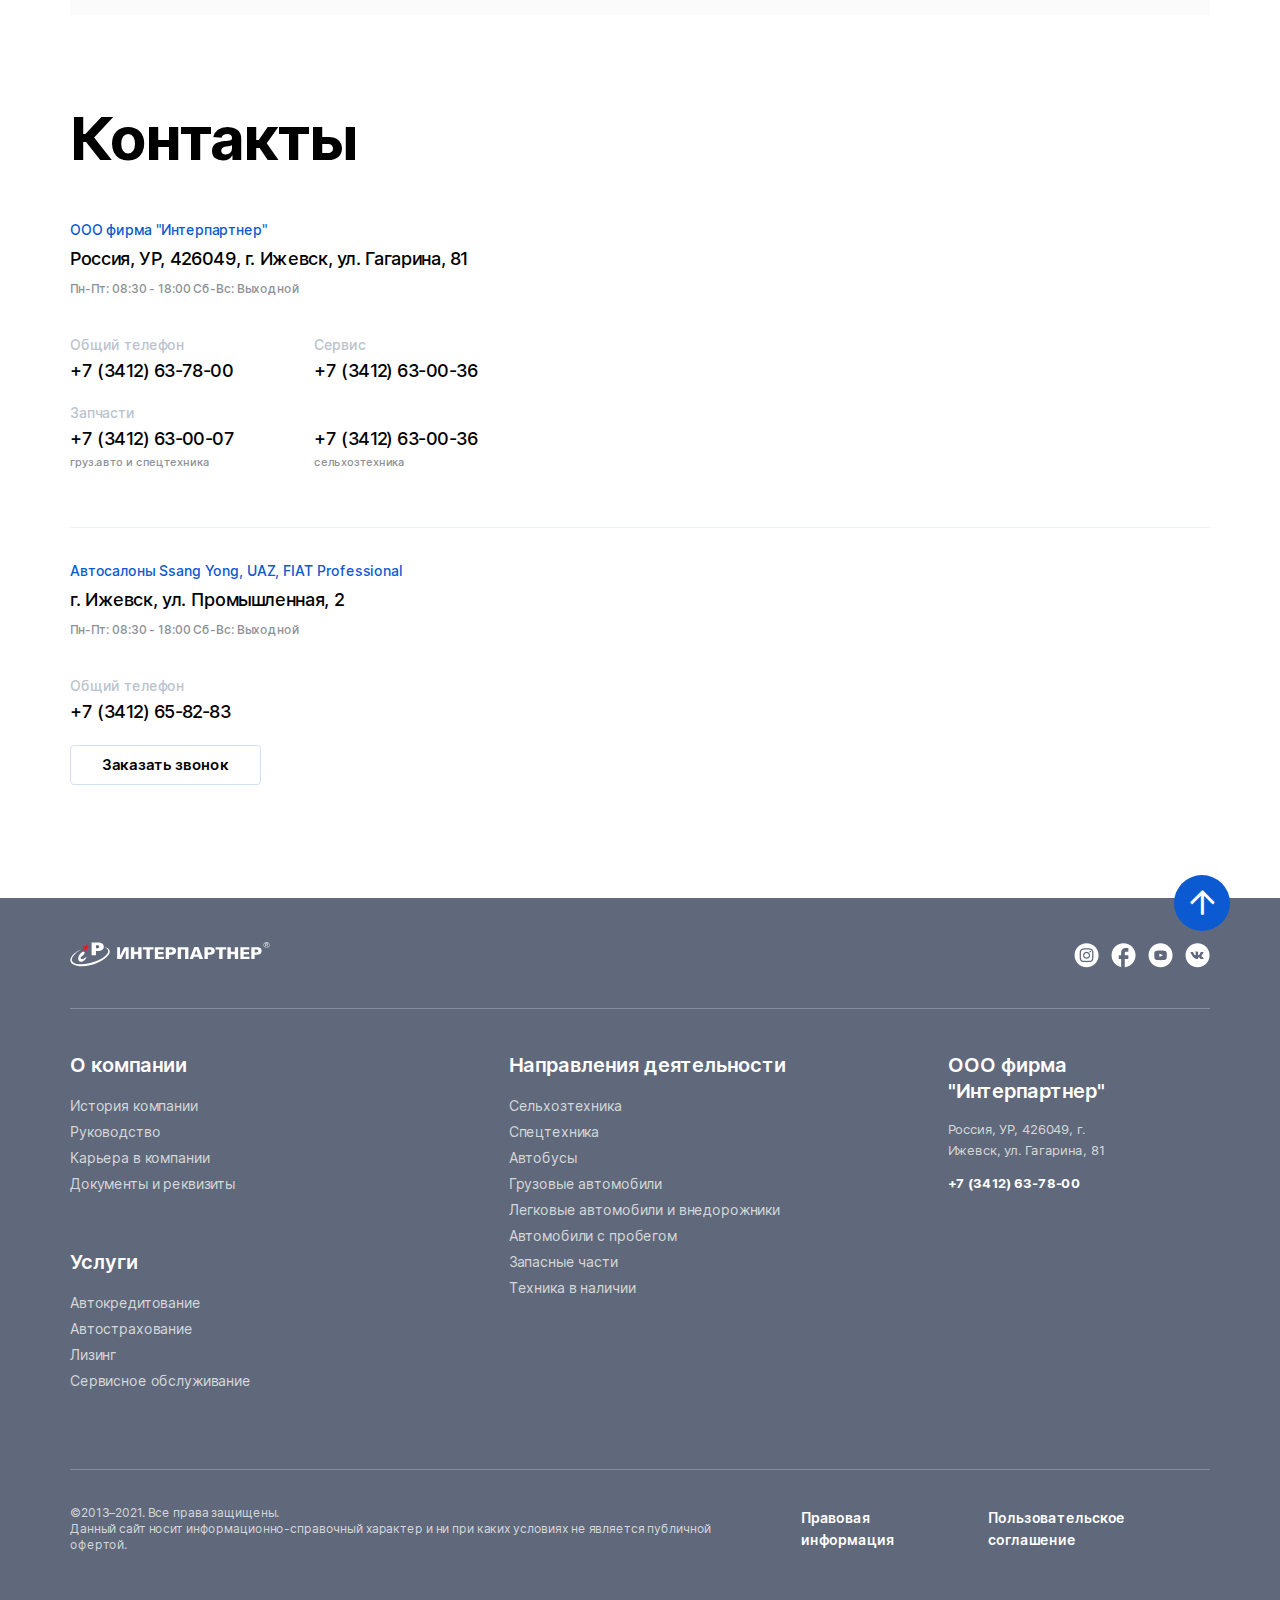
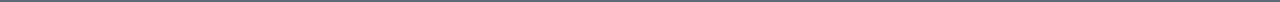
<file: career.html>
<!DOCTYPE html>
<!--[if lt IE 7]><html lang="ru" class="lt-ie9 lt-ie8 lt-ie7"><![endif]-->
<!--[if IE 7]><html lang="ru" class="lt-ie9 lt-ie8"><![endif]-->
<!--[if IE 8]><html lang="ru" class="lt-ie9"><![endif]-->
<!--[if gt IE 8]><!-->
<html lang="ru">
<!--<![endif]-->
<head>
	<meta charset="utf-8" />
	<title>Заголовок</title>
	<meta name="description" content="" />
	<meta http-equiv="X-UA-Compatible" content="IE=edge" />
	<meta name="viewport" content="width=device-width, initial-scale=1.0" />
	<meta name="format-detection" content="telephone=no" />
	<link rel="shortcut icon" href="favicon.png" />
	<link rel="stylesheet" href="libs/bootstrap/bootstrap-grid.css" />
	<link rel="stylesheet" href="libs/fontawesome-free-5.12.0-web/css/all.min.css" />
	<link rel="stylesheet" href="libs/fancybox/jquery.fancybox.css" />
	<link rel="stylesheet" href="libs/slick-1.5.9/slick/slick.css" />
	<link rel="stylesheet" href="libs/slick-1.5.9/slick/slick-theme.css" />
	<link rel="stylesheet" href="css/fonts.css" />
	<link rel="stylesheet" href="css/main.css?ver=1.21" />
	<link rel="stylesheet" href="css/media.css?ver=1.21" />
</head>
<body>
 
	<div class="wrapper">

		<header class="header">
			<div class="container-fluid">
				<div class="header__wrap">
					<a href="#" class="logo">
						<img src="img/logo.svg" alt="alt">
					</a>
					<ul class="menu">
						<li><a href="#">О компании</a></li>
						<li><a href="#">Карьера в компании</a></li>
						<li>
							<a href="#">Направление деятельности</a>
							<ul>
								<li><a href="#">Сельхозтехника</a></li>
								<li><a href="#">Спецтехника</a></li>
								<li><a href="#">Автобусы</a></li>
								<li><a href="#">Грузовые автомобили</a></li>
								<li><a href="#">Легковые автомобили и внедорожники</a></li>
								<li><a href="#">Автомобили с пробегом</a></li>
								<li><a href="#">Запасные части</a></li>
								<li><a href="#">Техника в наличии</a></li>
							</ul>
						</li>
						<li>
							<a href="#">Услуги</a>
							<ul>
								<li><a href="#"><span class="menu__icon"><img src="img/menu1.svg" alt="alt"></span><span>АвтоCтрахование</span></a></li>
								<li><a href="#"><span class="menu__icon"><img src="img/menu2.svg" alt="alt"></span><span>АвтоКредит</span></a></li>
								<li><a href="#"><span class="menu__icon"><img src="img/menu3.svg" alt="alt"></span><span>Лизинг</span></a></li>
								<li><a href="#"><span class="menu__icon"><img src="img/menu4.svg" alt="alt"></span><span>Сервисное обслужвание</span></a></li>
							</ul>
						</li>
						<li><a href="#">Пресс-центр</a></li>
						<li><a href="#">Контакты</a></li>
					</ul>
					<a href="tel:+73412637800" class="phone-main"><img src="img/phone.svg" alt="alt">+7 (3412) 63-78-00</a>
					<ul class="social-list">
						<li><a href="#"><img src="img/instagram.svg" alt="alt"></a></li>
						<li><a href="#"><img src="img/fb.svg" alt="alt"></a></li>
						<li><a href="#"><img src="img/youtube.svg" alt="alt"></a></li>
						<li><a href="#"><img src="img/vk.svg" alt="alt"></a></li>
					</ul>
					<a href="#" class="btn-search"><img src="img/search.svg" alt="alt"></a>
					<span class="btn_nav">
						<span class='sandwich'>
							<span class='sw-topper'></span>
							<span class='sw-footer'></span>
						</span>
					</span>
				</div>
			</div>
			<div class="menu-mobile">
				<div class="menu-mobile__top">
					<a href="#" class="logo">
						<img src="img/logo.svg" alt="alt">
					</a>
					<a href="tel:+73412637800" class="phone-main"><img src="img/phone.svg" alt="alt"></a>
				</div>
				<div class="search-block">
					<input type="text" placeholder="Поиск по сайту">
					<button class="search-block__btn"></button>
				</div>
				<ul class="nav-mobile">
					<li><a href="#">О компании</a></li>
					<li><a href="#">Карьера в компании</a></li>
					<li class="nav-mobile__haschild">
						<a href="#">Направление деятельности</a>
						<div class="nav-mobile__dropdown">
							<div class="nav-mobile__title">Направление деятельности</div>
							<ul>
								<li><a href="#">Сельхозтехника</a></li>
								<li><a href="#">Спецтехника</a></li>
								<li><a href="#">Автобусы</a></li>
								<li><a href="#">Грузовые автомобили</a></li>
								<li><a href="#">Легковые автомобили и внедорожники</a></li>
								<li><a href="#">Автомобили с пробегом</a></li>
								<li><a href="#">Запасные части</a></li>
								<li><a href="#">Техника в наличии</a></li>
							</ul>
						</div>
					</li>
					<li class="nav-mobile__haschild">
						<a href="#">Услуги</a>
						<div class="nav-mobile__dropdown">
							<div class="nav-mobile__title">Услуги</div>
							<ul>
								<li><a href="#"><span class="menu__icon"><img src="img/menu1.svg" alt="alt"></span>АвтоCтрахование</a></li>
								<li><a href="#"><span class="menu__icon"><img src="img/menu2.svg" alt="alt"></span>АвтоКредит</a></li>
								<li><a href="#"><span class="menu__icon"><img src="img/menu3.svg" alt="alt"></span>Лизинг</a></li>
								<li><a href="#"><span class="menu__icon"><img src="img/menu4.svg" alt="alt"></span>Сервисное обслужвание</a></li>
							</ul>
						</div> 
					</li>
					<li><a href="#">Пресс-центр</a></li> 
					<li><a href="#">Контакты</a></li>
				</ul>
				<a href="tel:+73412637800" class="phone-menu">+7 (3412) 63-78-00</a>
				<br>
				<a href="#callback" class="btn-page fancybox">Заказать звонок</a>
				<ul class="social-list">
					<li><a href="#"><img src="img/instagram.svg" alt="alt"></a></li>
					<li><a href="#"><img src="img/fb.svg" alt="alt"></a></li>
					<li><a href="#"><img src="img/youtube.svg" alt="alt"></a></li>
					<li><a href="#"><img src="img/vk.svg" alt="alt"></a></li>
				</ul>
				<div class="menu-copyright">©2013–2021. Все права защищены. Данный сайт носит информационно-справочный характер и ни при каких условиях не является публичной офертой.</div>
				<div class="menu-overlay"></div>
			</div>
			<div class="search-modal">
				<form>
					<div class="input-search">
						<input type="text" placeholder="Поиск по сайту ..." required="required">
					</div>
					<div class="clear-search"><img src="img/close.svg" alt="alt"></div>
					<button class="search-button"><img src="img/search.svg" alt="alt"></button>
				</form>
				<div class="search-overlay"></div>
			</div>
		</header>

		<section class="billbord-page" style="background-image: url(img/billbord_page4.jpg);">
			<div class="container">
				<ul class="breadcrumbs">
					<li><a href="#">Главная</a></li>
					<li>О компании</li>
				</ul>
				<div class="row">
					<div class="col-lg-6">
						<h1 class="title-page">Карьера в Интерпартнер</h1>
						<div class="subtitle-main">Фирма «Интерпартнер» высоко ценит своих сотрудников и считает людей главным своим активом: </div>
						<div class="descr-subtitle">Одним из основных правил работы фирмы - это создание единой команды, предоставление сотрудникам возможностей для самореализации и создание условий для карьерного роста внутри компании. </div>
						<div class="billbord-page__links">
							<a href="#" class="btn-page"><img src="img/ic_file.svg" alt="alt">Скачать анкеты кандидата</a>
							<a href="#" class="link-simple">klva@interpartner.ru</a>
						</div>
					</div>
				</div>
			</div>
		</section>

		<section class="advantages advantages_simple">
			<div class="container">
				<div class="text-advantages">
					<p>С каждым годом растет количество клиентов, доверяющих нам, а это показатель интереса не только к технике, которую мы предлагаем на рынке, но и выбор партнера в реализации производственных задач..</p>
				</div>
				<div class="text-big">
					<p>За многие годы работы компания добилась значительных успехов, и во многом это заслуга сплоченной команды, грамотного менеджмента и надежных партнеров, которые с годами стали настоящими друзьями.</p>
				</div>
			</div>
		</section>

		<section class="life">
			<div class="container">
				<h2 class="title-main">Жизнь компании</h2>
				<div class="text-big">
					<p>Компания уделяет большое внимание решению социальных вопросов и изыскивает возможности по реализации социально-экономических прав и интересов работников.</p>
				</div>
			</div>
			<ul class="slider-life">
				<li>
					<div class="slider-life__item">
						<img src="img/life1.jpg" alt="alt">
					</div>
				</li>
				<li>
					<div class="slider-life__item">
						<img src="img/life2.jpg" alt="alt">
					</div>
				</li>
				<li>
					<div class="slider-life__item">
						<img src="img/life3.jpg" alt="alt">
					</div>
				</li>
				<li>
					<div class="slider-life__item">
						<img src="img/life4.jpg" alt="alt">
					</div>
				</li>
				<li>
					<div class="slider-life__item">
						<img src="img/life1.jpg" alt="alt">
					</div>
				</li>
				<li>
					<div class="slider-life__item">
						<img src="img/life2.jpg" alt="alt">
					</div>
				</li>
			</ul>
			<div class="container">
				<div class="text-advantages">
					<p>С каждым годом растет количество клиентов, доверяющих нам, а это показатель интереса не только к технике, которую мы предлагаем на рынке, но и выбор партнера в реализации производственных задач..</p>
				</div>
				<div class="text-big">
					<p>Существуют две <strong style="text-decoration: line-through;">основные</strong> трактовки понятия «текст»: «имманентная» (расширенная, философски нагруженная) и «репрезентативная» (<a href="#">более частная</a>).</p>
				</div>
			</div>
		</section>

		<section class="vacancies">
			<div class="container">
				<h2 class="title-main">Вакансии</h2>
				<div class="row">
					<div class="col-lg-8">
						<div class="item-question active">
							<div class="item-question__head"><img src="img/check.svg" alt="alt"><span>Руководитель группы развития продаж</span></div>
							<div class="item-question__content" style="display: block;">
								<div class="item-question__top">
									<div>
										<p>Требуемый опыт работы: не требуется.</p>
										<p>Полная занятость, полный день.</p>
									</div>
									<div class="item-question__value">от 60 000 руб. на руки.</div>
								</div>
								<div class="item-question__title">Обязанности:</div>
								<div class="item-question__text">
									<p>Оценка технического состояния сельхозтехники на базах контрагентов с целью ее своевременного ремонта, регулировки узлов и агрегатов сельскохозяйственных машин, комбайнов и тракторов с заменой отдельных частей и деталей.</p>
								</div>
								<div class="item-question__title">Требования:</div>
								<div class="item-question__text">
									<p>Высшее профессиональное техническое образование.</p>
									<p>Умение читать техническую документацию, работать с каталогами.</p>
								</div>
								<div class="item-question__title">Условия:</div>
								<div class="item-question__text">
									<p>Работа в стабильной компании. </p>
									<p>График работ 5/2 с 8:30 до 17:00, выезды в районы по Удмуртии.</p>
									<p>Уровень заработной платы обсуждается на собеседовании, оплата труда состоит из оклада и премиальной части по результатам работы за месяц.</p>
								</div>
							</div>
						</div>
						<div class="item-question">
							<div class="item-question__head"><img src="img/check.svg" alt="alt"><span>Менеджер по продажам запасных частей (грузовая техника)</span></div>
							<div class="item-question__content">
								<div class="item-question__top">
									<div>
										<p>Требуемый опыт работы: не требуется.</p>
										<p>Полная занятость, полный день.</p>
									</div>
									<div class="item-question__value">от 60 000 руб. на руки.</div>
								</div>
								<div class="item-question__title">Обязанности:</div>
								<div class="item-question__text">
									<p>Оценка технического состояния сельхозтехники на базах контрагентов с целью ее своевременного ремонта, регулировки узлов и агрегатов сельскохозяйственных машин, комбайнов и тракторов с заменой отдельных частей и деталей.</p>
								</div>
								<div class="item-question__title">Требования:</div>
								<div class="item-question__text">
									<p>Высшее профессиональное техническое образование.</p>
									<p>Умение читать техническую документацию, работать с каталогами.</p>
								</div>
								<div class="item-question__title">Условия:</div>
								<div class="item-question__text">
									<p>Работа в стабильной компании. </p>
									<p>График работ 5/2 с 8:30 до 17:00, выезды в районы по Удмуртии.</p>
									<p>Уровень заработной платы обсуждается на собеседовании, оплата труда состоит из оклада и премиальной части по результатам работы за месяц.</p>
								</div>
							</div>
						</div>
						<div class="item-question">
							<div class="item-question__head"><img src="img/check.svg" alt="alt"><span>Слесарь по ремонту легковых автомобилей в автосалон</span></div>
							<div class="item-question__content">
								<div class="item-question__top">
									<div>
										<p>Требуемый опыт работы: не требуется.</p>
										<p>Полная занятость, полный день.</p>
									</div>
									<div class="item-question__value">от 60 000 руб. на руки.</div>
								</div>
								<div class="item-question__title">Обязанности:</div>
								<div class="item-question__text">
									<p>Оценка технического состояния сельхозтехники на базах контрагентов с целью ее своевременного ремонта, регулировки узлов и агрегатов сельскохозяйственных машин, комбайнов и тракторов с заменой отдельных частей и деталей.</p>
								</div>
								<div class="item-question__title">Требования:</div>
								<div class="item-question__text">
									<p>Высшее профессиональное техническое образование.</p>
									<p>Умение читать техническую документацию, работать с каталогами.</p>
								</div>
								<div class="item-question__title">Условия:</div>
								<div class="item-question__text">
									<p>Работа в стабильной компании. </p>
									<p>График работ 5/2 с 8:30 до 17:00, выезды в районы по Удмуртии.</p>
									<p>Уровень заработной платы обсуждается на собеседовании, оплата труда состоит из оклада и премиальной части по результатам работы за месяц.</p>
								</div>
							</div>
						</div>
						<div class="item-question">
							<div class="item-question__head"><img src="img/check.svg" alt="alt"><span>Менеджер по закупу запасных частей к легковым автомобилям</span></div>
							<div class="item-question__content">
								<div class="item-question__top">
									<div>
										<p>Требуемый опыт работы: не требуется.</p>
										<p>Полная занятость, полный день.</p>
									</div>
									<div class="item-question__value">от 60 000 руб. на руки.</div>
								</div>
								<div class="item-question__title">Обязанности:</div>
								<div class="item-question__text">
									<p>Оценка технического состояния сельхозтехники на базах контрагентов с целью ее своевременного ремонта, регулировки узлов и агрегатов сельскохозяйственных машин, комбайнов и тракторов с заменой отдельных частей и деталей.</p>
								</div>
								<div class="item-question__title">Требования:</div>
								<div class="item-question__text">
									<p>Высшее профессиональное техническое образование.</p>
									<p>Умение читать техническую документацию, работать с каталогами.</p>
								</div>
								<div class="item-question__title">Условия:</div>
								<div class="item-question__text">
									<p>Работа в стабильной компании. </p>
									<p>График работ 5/2 с 8:30 до 17:00, выезды в районы по Удмуртии.</p>
									<p>Уровень заработной платы обсуждается на собеседовании, оплата труда состоит из оклада и премиальной части по результатам работы за месяц.</p>
								</div>
							</div>
						</div>
						<div class="item-question">
							<div class="item-question__head"><img src="img/check.svg" alt="alt"><span>Мойщик автомобилей</span></div>
							<div class="item-question__content">
								<div class="item-question__top">
									<div>
										<p>Требуемый опыт работы: не требуется.</p>
										<p>Полная занятость, полный день.</p>
									</div>
									<div class="item-question__value">от 60 000 руб. на руки.</div>
								</div>
								<div class="item-question__title">Обязанности:</div>
								<div class="item-question__text">
									<p>Оценка технического состояния сельхозтехники на базах контрагентов с целью ее своевременного ремонта, регулировки узлов и агрегатов сельскохозяйственных машин, комбайнов и тракторов с заменой отдельных частей и деталей.</p>
								</div>
								<div class="item-question__title">Требования:</div>
								<div class="item-question__text">
									<p>Высшее профессиональное техническое образование.</p>
									<p>Умение читать техническую документацию, работать с каталогами.</p>
								</div>
								<div class="item-question__title">Условия:</div>
								<div class="item-question__text">
									<p>Работа в стабильной компании. </p>
									<p>График работ 5/2 с 8:30 до 17:00, выезды в районы по Удмуртии.</p>
									<p>Уровень заработной платы обсуждается на собеседовании, оплата труда состоит из оклада и премиальной части по результатам работы за месяц.</p>
								</div>
							</div>
						</div>
					</div>
					<div class="col-lg-4">
						<div class="info-block">
							<div class="info-block__title">Отдел кадров <br>компании Интерпартнер</div>
							<div class="info-block__value">426049, <br>Ижевск, ул. Гагарина, 81</div>
							<div class="info-block__title">Номер телефона</div>
							<div class="info-block__text"><a href="tel:+73412694321">+7 (3412) 69-43-21</a></div>
							<a href="#" class="btn-page">Отправить резюме</a>
						</div>
					</div>
				</div>
			</div>
		</section>

		<section class="section-form">
			<div class="container">
				<div class="form-block">
					<div class="title-content">Отправить резюме</div>
					<form>
						<div class="row">
							<div class="col-lg-4 col-md-6">
								<div class="item-form">
									<input type="text" placeholder="Ваше имя" required="required">
									<div class="descr-input">обязательно к заполнению</div>
								</div>
							</div>
							<div class="col-lg-4 col-md-6">
								<div class="item-form">
									<input type="text" placeholder="Номер телефона" class="input-phone" required="required">
									<div class="descr-input">обязательно к заполнению</div>
								</div>
							</div>
							<div class="col-lg-4 col-md-6">
								<div class="item-form">
									<input type="email" placeholder="Ваш email" required="required">
									<div class="descr-input">обязательно к заполнению</div>
								</div>
							</div>
							<div class="col-lg-4 col-md-6">
								<div class="item-form">
									<select>
										<option value="1">Должность</option>
										<option value="1">Должность</option>
										<option value="1">Должность</option>
										<option value="1">Должность</option>
									</select>
								</div>
							</div>
							<div class="col-lg-12">
								<div class="item-form">
									<textarea placeholder="Коментарий к резюме"></textarea>
									<div class="descr-input">обязательно к заполнению</div>
								</div>
							</div>
						</div>
						<div class="file-upload">
							<label><input type="file" name="file"><span>Загрузить резюме</span><img src="img/upload.svg" alt="alt"></label>
							<div id="fl_nm" class="name-upload"></div>
						</div>
						<div class="row align-items-end">
							<div class="col-lg-6">
								<div class="capcha-block">
									<div class="capcha-block__title">Введите код с картинки</div>
									<div class="capcha__wrap">
										<div class="capcha-value">
											<div class="capcha__text">89A28</div>
											<div class="capcha__reload">
												<img src="img/reload.svg" alt="alt">
											</div>
										</div>
										<input type="text" class="input-capcha" value="89A28">
									</div>
								</div>
							</div>
							<div class="col-lg-6">
								<div class="right-form">
									<div class="form-agreement">Нажимая на кнопку “Задать вопрос” вы соглашаетесь с передачей <a href="#">персональных данных.</a></div>
									<button class="btn-main btn-main_block">Отправить</button>
								</div>
							</div>
						</div>
					</form>
				</div>
			</div>
		</section>

		<section class="contacts">
			<div class="container">
				<h2 class="title-main">Контакты</h2>
				<div class="contact-block">
					<div class="row">
						<div class="col-lg-5">
							<div class="contact-block__title">ООО фирма "Интерпартнер"</div>
							<div class="contact-block__address">Россия, УР, 426049, г. Ижевск, ул. Гагарина, 81</div>
							<div class="contact-block__time">Пн-Пт:  08:30 - 18:00     Сб-Вс: Выходной</div>
							<div class="row align-items-end">
								<div class="col-6">
									<div class="contact-block__item">
										<div class="title-contact">Общий телефон</div>
										<a href="tel:+73412637800" class="phone-contact">+7 (3412) 63-78-00</a>
									</div>
								</div>
								<div class="col-6">
									<div class="contact-block__item">
										<div class="title-contact">Сервис</div>
										<a href="tel:+73412630036" class="phone-contact">+7 (3412) 63-00-36</a>
									</div>
								</div>
								<div class="col-6">
									<div class="contact-block__item">
										<div class="title-contact">Запчасти</div>
										<a href="tel:+73412630007" class="phone-contact">+7 (3412) 63-00-07</a>
										<div class="descr-contact">груз.авто и спецтехника</div>
									</div>
								</div>
								<div class="col-6">
									<div class="contact-block__item">
										<a href="tel:+73412630036" class="phone-contact">+7 (3412) 63-00-36</a>
										<div class="descr-contact">сельхозтехника</div>
									</div>
								</div>
							</div>
						</div>
						<div class="col-lg-7">
							<div id="map-contact1" class="map-main"></div>
						</div>
					</div>
				</div>
				<div class="contact-block">
					<div class="row">
						<div class="col-lg-5">
							<div class="contact-block__title">Автосалоны Ssang Yong, UAZ, FIAT Professional</div>
							<div class="contact-block__address">г. Ижевск, ул. Промышленная, 2</div>
							<div class="contact-block__time">Пн-Пт:  08:30 - 18:00     Сб-Вс: Выходной</div>
							<div class="row align-items-end">
								<div class="col-6">
									<div class="contact-block__item">
										<div class="title-contact">Общий телефон</div>
										<a href="tel:+73412658283" class="phone-contact">+7 (3412) 65-82-83</a>
									</div>
								</div>
							</div>
							<a href="#callback" class="btn-page fancybox">Заказать звонок</a>
						</div>
						<div class="col-lg-7">
							<div id="map-contact2" class="map-main"></div>
						</div>
					</div>
				</div>
			</div>
		</section>

		<footer class="footer">
			<a href="#" class="btn_top default"><i class="far fa-arrow-up"></i></a>
			<div class="container">
				<div class="footer__top">
					<a href="#" class="logo">
						<img src="img/logo2.svg" alt="alt">
					</a>
					<ul class="social-list">
						<li><a href="#"><img src="img/instagram2.svg" alt="alt"></a></li>
						<li><a href="#"><img src="img/fb2.svg" alt="alt"></a></li>
						<li><a href="#"><img src="img/youtube2.svg" alt="alt"></a></li>
						<li><a href="#"><img src="img/vk2.svg" alt="alt"></a></li>
					</ul>
				</div>
				<div class="row">
					<div class="col-lg">
						<div class="footer__title footer__title_mob">О компании <i class="fal fa-angle-down"></i></div>
						<div class="footer__content">
							<ul class="footer__nav">
								<li><a href="#">История компании</a></li>
								<li><a href="#">Руководство</a></li>
								<li><a href="#">Карьера в компании</a></li>
								<li><a href="#">Документы и реквизиты</a></li>
							</ul>
						</div>
						<br>
						<br>
						<div class="footer__title footer__title_mob">Услуги <i class="fal fa-angle-down"></i></div>
						<div class="footer__content">
							<ul class="footer__nav">
								<li><a href="#">Автокредитование</a></li>
								<li><a href="#">Автострахование</a></li>
								<li><a href="#">Лизинг</a></li>
								<li><a href="#">Сервисное обслуживание</a></li>
							</ul>
						</div>
					</div>
					<div class="col-lg">
						<div class="footer__title footer__title_mob">Направления деятельности <i class="fal fa-angle-down"></i></div>
						<div class="footer__content">
							<ul class="footer__nav">
								<li><a href="#">Сельхозтехника</a></li>
								<li><a href="#">Спецтехника</a></li>
								<li><a href="#">Автобусы</a></li>
								<li><a href="#">Грузовые автомобили</a></li>
								<li><a href="#">Легковые автомобили и внедорожники</a></li>
								<li><a href="#">Автомобили с пробегом</a></li>
								<li><a href="#">Запасные части</a></li>
								<li><a href="#">Техника в наличии</a></li>
							</ul>
						</div>
					</div>
					<div class="col-lg-3">
						<div class="footer__title">ООО фирма "Интерпартнер"</div>
						<div class="footer__contacts">
							<p>Россия, УР, 426049, г. <br>Ижевск, ул. Гагарина, 81</p>
							<div><a href="tel:+73412637800">+7 (3412) 63-78-00 </a></div>
						</div>
					</div>
				</div>
				<div class="footer__bottom">
					<p>©2013–2021. Все права защищены. <br>Данный сайт носит информационно-справочный характер и ни при каких условиях не является публичной офертой.</p>
					<a href="#">Правовая информация</a>
					<a href="#">Пользовательское соглашение</a>
				</div>
			</div>
		</footer>

	</div>

	<div id="modal-consultation" class="modal-block">
		<div class="modal-wrap">
			<div class="title-content">Консультация</div>
			<div class="descr-modal">Заполните форму, мы в самое ближайшее время свяжемся с Вами и ответим на все вопросы</div>
			<form>
				<div class="item-form">
					<input type="text" placeholder="Ваше имя" required="required">
					<div class="descr-input">обязательно к заполнению</div>
				</div>
				<div class="item-form">
					<input type="text" placeholder="Номер телефона" class="input-phone" required="required">
					<div class="descr-input">обязательно к заполнению</div>
				</div>
				<div class="item-form">
					<input type="email" placeholder="Ваш email" required="required">
					<div class="descr-input">обязательно к заполнению</div>
				</div>
				<div class="item-form">
					<select>
						<option value="1">автострахование</option>
						<option value="1">автострахование</option>
						<option value="1">автострахование</option>
						<option value="1">автострахование</option>
					</select>
				</div>
				<div class="item-form">
					<textarea placeholder="Сообщение"></textarea>
					<div class="descr-input">обязательно к заполнению</div>
				</div>
				<div class="capcha-block">
					<div class="capcha-block__title">Введите код с картинки</div>
					<div class="capcha__wrap">
						<div class="capcha-value">
							<div class="capcha__text">89A28</div>
							<div class="capcha__reload">
								<img src="img/reload.svg" alt="alt">
							</div>
						</div>
						<input type="text" class="input-capcha" value="89A28">
					</div>
				</div>
				<button class="btn-main btn-main_block">Задать вопрос</button>
				<div class="form-agreement">Нажимая на кнопку “Задать вопрос” вы соглашаетесь с передачей <a href="#">персональных данных.</a></div>
			</form>
		</div>
	</div>

	<div id="thanks" class="modal-block">
		<div class="modal-wrap">
			<img src="img/arrow_big.svg" alt="alt">
			<div class="title-content">Спасибо!</div>
			<div class="descr-modal">Ваше сообщение отправлено!  В самое короткое время мы свяжемся с Вами</div>
			<button class="btn-main btn-main_block">Хорошо, спасибо!</button>
		</div>
	</div>

	<div id="callback" class="modal-block">
		<div class="modal-wrap">
			<div class="title-content">Заказать звонок</div>
			<div class="descr-modal">Заполните форму, мы в самое ближайшее время свяжемся с Вами и ответим на все вопросы</div>
			<form>
				<div class="item-form">
					<input type="text" placeholder="Ваше имя" required="required">
					<div class="descr-input">обязательно к заполнению</div>
				</div>
				<div class="item-form">
					<input type="text" placeholder="Номер телефона" class="input-phone" required="required">
					<div class="descr-input">обязательно к заполнению</div>
				</div>
				<div class="capcha-block">
					<div class="capcha-block__title">Введите код с картинки</div>
					<div class="capcha__wrap">
						<div class="capcha-value">
							<div class="capcha__text">89A28</div>
							<div class="capcha__reload">
								<img src="img/reload.svg" alt="alt">
							</div>
						</div>
						<input type="text" class="input-capcha" value="89A28">
					</div>
				</div>
				<button class="btn-main btn-main_block">Заказать звонок</button>
				<div class="form-agreement">Нажимая на кнопку “Задать вопрос” вы соглашаетесь с передачей <a href="#">персональных данных.</a></div>
			</form>
		</div>
	</div>
	<!--[if lt IE 9]>
	<script src="libs/html5shiv/es5-shim.min.js"></script>
	<script src="libs/html5shiv/html5shiv.min.js"></script>
	<script src="libs/html5shiv/html5shiv-printshiv.min.js"></script>
	<script src="libs/respond/respond.min.js"></script>
<![endif]-->
<script src="libs/jquery/jquery-1.11.1.min.js"></script>
<script src="libs/jquery-mousewheel/jquery.mousewheel.min.js"></script>
<script src="libs/fancybox/jquery.fancybox.pack.js"></script>
<script src="libs/slick-1.5.9/slick/slick.min.js"></script>
<script src="libs/scroll2id/PageScroll2id.min.js"></script>
<script src="libs/mask/jquery.maskedinput.js"></script>
<script src="libs/sly/sly.js"></script>
<script src="libs/jQueryFormStyler-master/jquery.formstyler.min.js"></script>
<script src="js/common.js?ver=1.21"></script>
<script src="https://api-maps.yandex.ru/2.1/?lang=ru_RU"></script>
<script>
	$(document).ready(function() {
		ymaps.ready(init);

		function init() {
			var myMap = new ymaps.Map('map-contact1', {
				center: [56.781890, 53.180637],
				zoom: 17
			}, {
				searchControlProvider: 'yandex#search'
			});		

			myPlacemark1 = new ymaps.Placemark([56.781986, 53.179771], {
				balloonContent: '<div class="balloon"><div class="balloon__title">ООО фирма "Интерпартнер"</div><div class="balloon__address">Ижевск, ул. Гагарина, 81</div><div class="balloon__time">Пн-Пт:  08:30 - 18:00 <br>Сб-Вс: Выходной</div></div>'
			}, {
				iconLayout: 'default#image',
				iconImageHref: 'img/pin.svg',
				hideIconOnBalloonOpen: false,
				iconImageSize: [52, 58],
				iconImageOffset: [-26, -58],
				balloonOffset: [ 90, -10]
			});

			myMap.controls.remove('searchControl');
			myMap.controls.remove('typeSelector'); 
			myMap.controls.remove('trafficControl'); 
			myMap.behaviors.disable('scrollZoom');
			myMap.geoObjects.add(myPlacemark1);
			myPlacemark1.balloon.open();

			{
				if ($(window).width() < 1200) { 
					myPlacemark1.balloon.close();
					  myMap.setCenter([56.781986, 53.179771]);
				}
			}
		}
	});

	$(document).ready(function() {
		ymaps.ready(init);

		function init() {
			var myMap = new ymaps.Map('map-contact2', {
				center: [56.833379, 53.233470],
				zoom: 17
			}, {
				searchControlProvider: 'yandex#search'
			});		

			myPlacemark1 = new ymaps.Placemark([56.833082, 53.232268], {
				balloonContent: '<div class="balloon"><div class="balloon__title">Автосалоны Ssang Yong, UAZ, FIAT Professional</div><div class="balloon__address">Ижевск, </br>ул. Промышленная, 2</div><div class="balloon__time">Пн-Пт:  08:30 - 18:00 <br>Сб-Вс: Выходной</div></div>'
			}, {
				iconLayout: 'default#image',
				iconImageHref: 'img/pin.svg',
				hideIconOnBalloonOpen: false,
				iconImageSize: [52, 58],
				iconImageOffset: [-26, -58],
				balloonOffset: [ 90, -10]
			});

			myMap.controls.remove('searchControl');
			myMap.controls.remove('typeSelector'); 
			myMap.controls.remove('trafficControl'); 
			myMap.behaviors.disable('scrollZoom');
			myMap.geoObjects.add(myPlacemark1);
			myPlacemark1.balloon.open();

			{
				if ($(window).width() < 1200) { 
					myPlacemark1.balloon.close();
					myMap.setCenter([56.833082, 53.232268]);
				}
			}
		}
	});
</script>
<!-- Yandex.Metrika counter --><!-- /Yandex.Metrika counter -->
<!-- Google Analytics counter --><!-- /Google Analytics counter -->
</body>
</html>
</file>
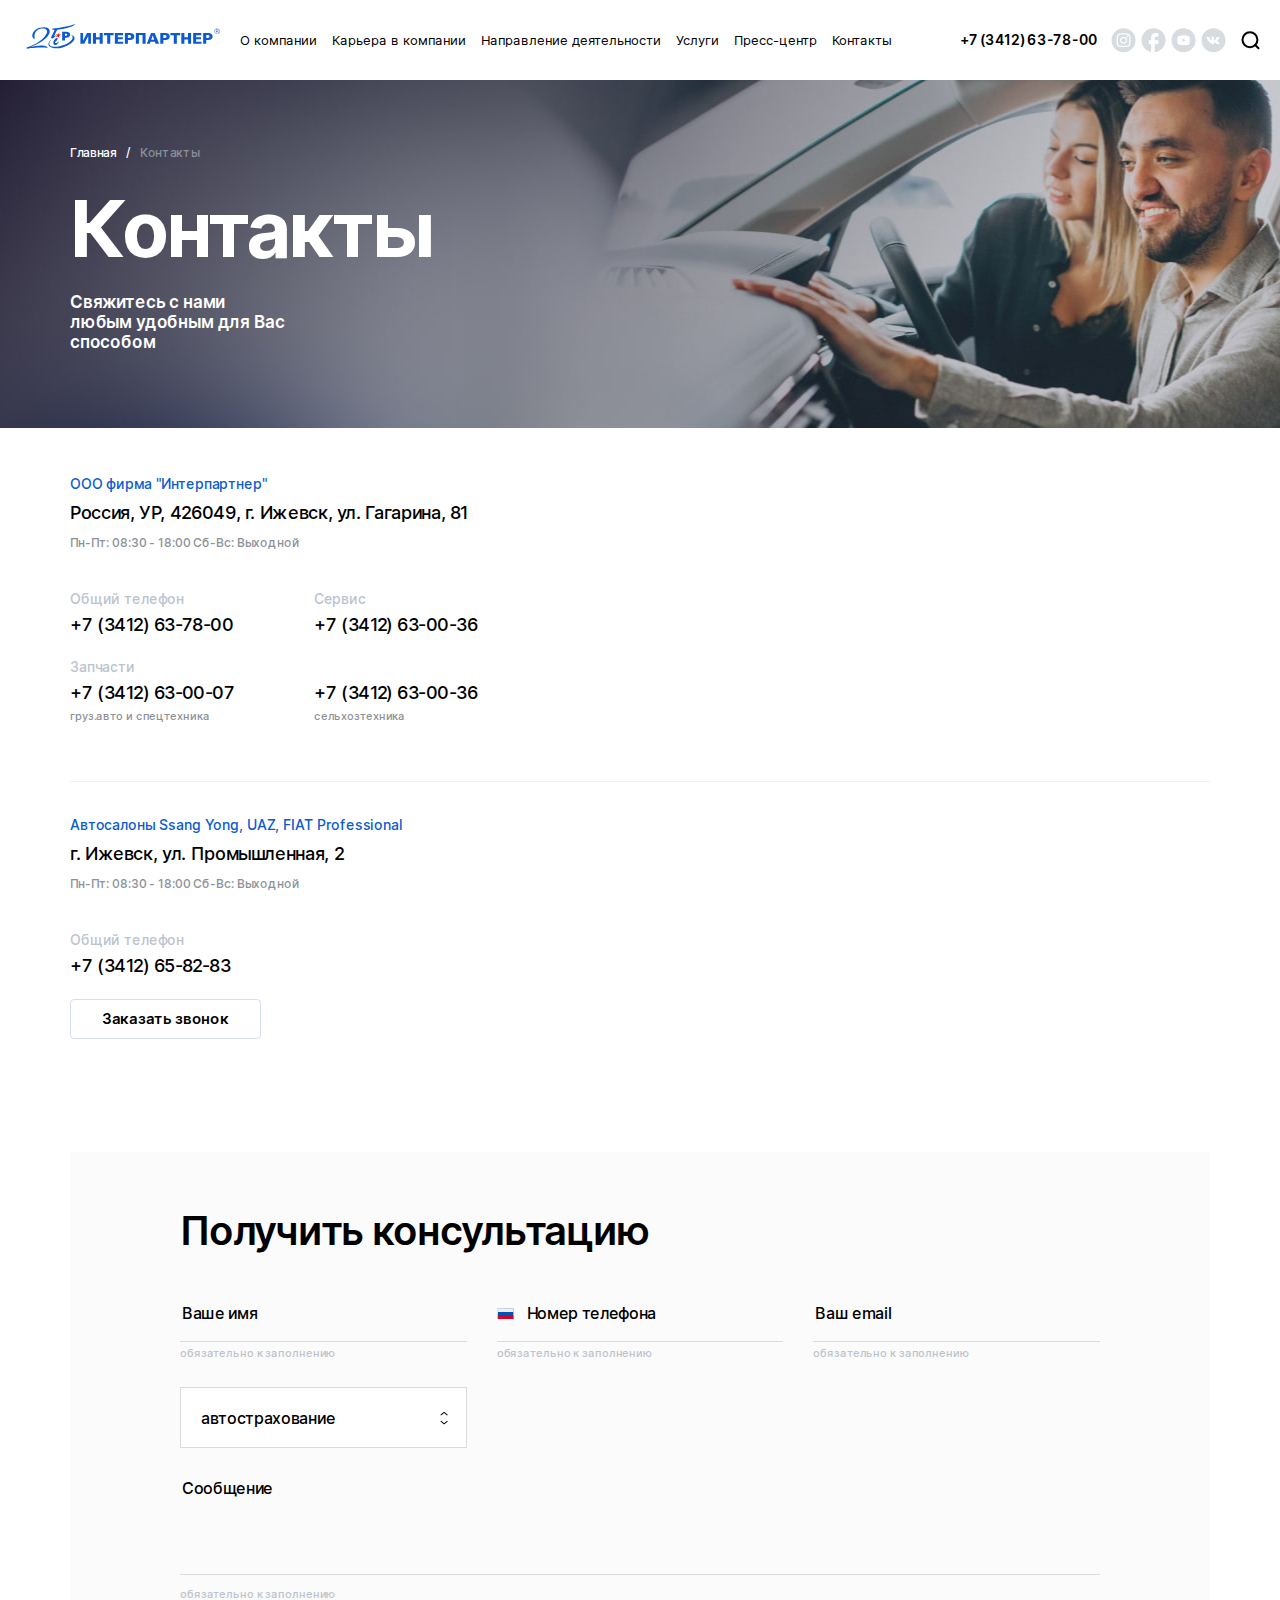
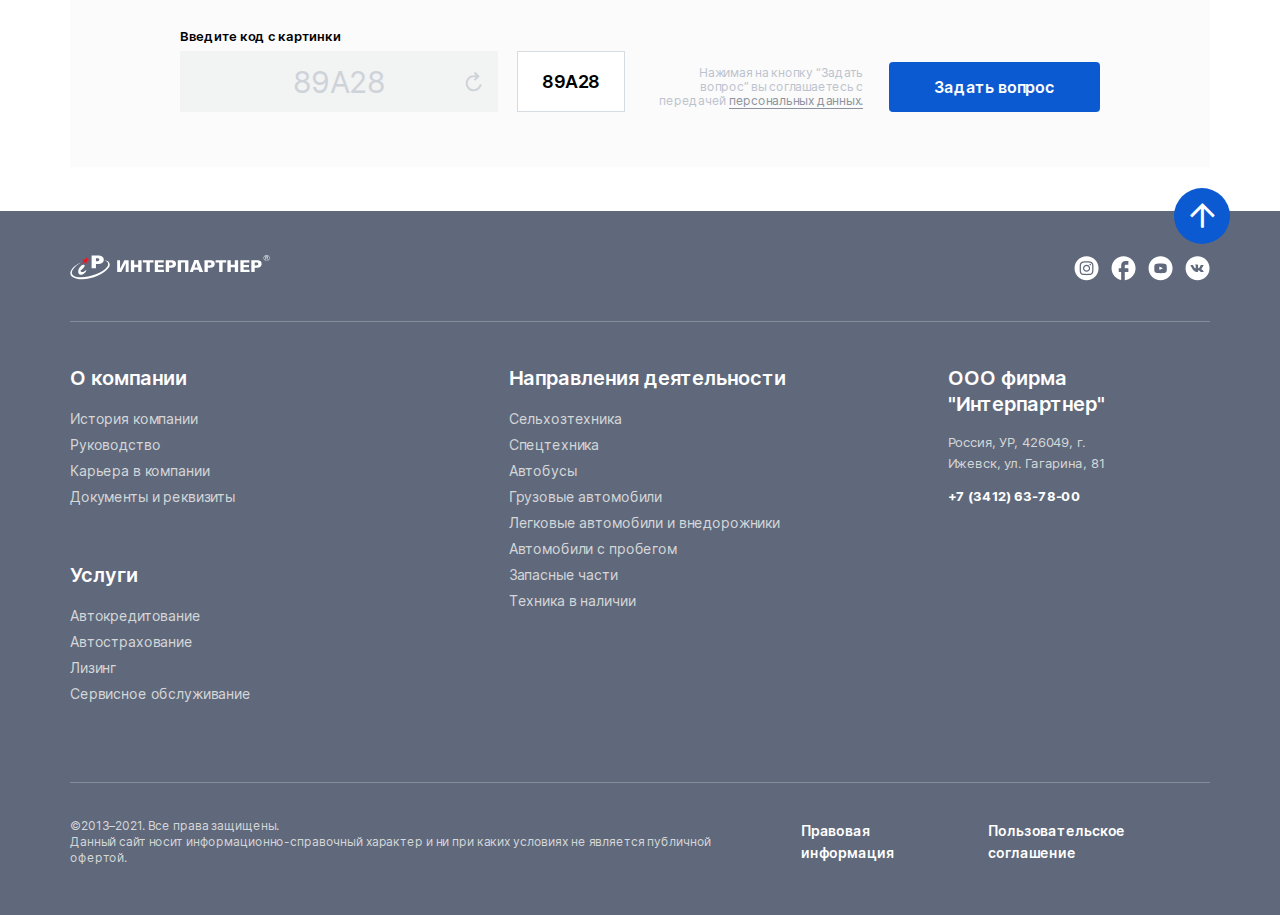
<file: contacts.html>
<!DOCTYPE html>
<!--[if lt IE 7]><html lang="ru" class="lt-ie9 lt-ie8 lt-ie7"><![endif]-->
<!--[if IE 7]><html lang="ru" class="lt-ie9 lt-ie8"><![endif]-->
<!--[if IE 8]><html lang="ru" class="lt-ie9"><![endif]-->
<!--[if gt IE 8]><!-->
<html lang="ru">
<!--<![endif]-->
<head>
	<meta charset="utf-8" />
	<title>Заголовок</title>
	<meta name="description" content="" />
	<meta http-equiv="X-UA-Compatible" content="IE=edge" />
	<meta name="viewport" content="width=device-width, initial-scale=1.0" />
	<meta name="format-detection" content="telephone=no" />
	<link rel="shortcut icon" href="favicon.png" />
	<link rel="stylesheet" href="libs/bootstrap/bootstrap-grid.css" />
	<link rel="stylesheet" href="libs/fontawesome-free-5.12.0-web/css/all.min.css" />
	<link rel="stylesheet" href="libs/fancybox/jquery.fancybox.css" />
	<link rel="stylesheet" href="libs/slick-1.5.9/slick/slick.css" />
	<link rel="stylesheet" href="libs/slick-1.5.9/slick/slick-theme.css" />
	<link rel="stylesheet" href="css/fonts.css" />
	<link rel="stylesheet" href="css/main.css?ver=1.21" />
	<link rel="stylesheet" href="css/media.css?ver=1.21" />
</head>
<body>

	<div class="wrapper">

		<header class="header">
			<div class="container-fluid">
				<div class="header__wrap">
					<a href="#" class="logo">
						<img src="img/logo.svg" alt="alt">
					</a>
					<ul class="menu">
						<li><a href="#">О компании</a></li>
						<li><a href="#">Карьера в компании</a></li>
						<li>
							<a href="#">Направление деятельности</a>
							<ul>
								<li><a href="#">Сельхозтехника</a></li>
								<li><a href="#">Спецтехника</a></li>
								<li><a href="#">Автобусы</a></li>
								<li><a href="#">Грузовые автомобили</a></li>
								<li><a href="#">Легковые автомобили и внедорожники</a></li>
								<li><a href="#">Автомобили с пробегом</a></li>
								<li><a href="#">Запасные части</a></li>
								<li><a href="#">Техника в наличии</a></li>
							</ul>
						</li>
						<li>
							<a href="#">Услуги</a>
							<ul>
								<li><a href="#"><span class="menu__icon"><img src="img/menu1.svg" alt="alt"></span><span>АвтоCтрахование</span></a></li>
								<li><a href="#"><span class="menu__icon"><img src="img/menu2.svg" alt="alt"></span><span>АвтоКредит</span></a></li>
								<li><a href="#"><span class="menu__icon"><img src="img/menu3.svg" alt="alt"></span><span>Лизинг</span></a></li>
								<li><a href="#"><span class="menu__icon"><img src="img/menu4.svg" alt="alt"></span><span>Сервисное обслужвание</span></a></li>
							</ul>
						</li>
						<li><a href="#">Пресс-центр</a></li>
						<li><a href="#">Контакты</a></li>
					</ul>
					<a href="tel:+73412637800" class="phone-main"><img src="img/phone.svg" alt="alt">+7 (3412) 63-78-00</a>
					<ul class="social-list">
						<li><a href="#"><img src="img/instagram.svg" alt="alt"></a></li>
						<li><a href="#"><img src="img/fb.svg" alt="alt"></a></li>
						<li><a href="#"><img src="img/youtube.svg" alt="alt"></a></li>
						<li><a href="#"><img src="img/vk.svg" alt="alt"></a></li>
					</ul>
					<a href="#" class="btn-search"><img src="img/search.svg" alt="alt"></a>
					<span class="btn_nav">
						<span class='sandwich'>
							<span class='sw-topper'></span>
							<span class='sw-footer'></span>
						</span>
					</span>
				</div>
			</div>
			<div class="menu-mobile">
				<div class="menu-mobile__top">
					<a href="#" class="logo">
						<img src="img/logo.svg" alt="alt">
					</a>
					<a href="tel:+73412637800" class="phone-main"><img src="img/phone.svg" alt="alt"></a>
				</div>
				<div class="search-block">
					<input type="text" placeholder="Поиск по сайту">
					<button class="search-block__btn"></button>
				</div>
				<ul class="nav-mobile">
					<li><a href="#">О компании</a></li>
					<li><a href="#">Карьера в компании</a></li>
					<li class="nav-mobile__haschild">
						<a href="#">Направление деятельности</a>
						<div class="nav-mobile__dropdown">
							<div class="nav-mobile__title">Направление деятельности</div>
							<ul>
								<li><a href="#">Сельхозтехника</a></li>
								<li><a href="#">Спецтехника</a></li>
								<li><a href="#">Автобусы</a></li>
								<li><a href="#">Грузовые автомобили</a></li>
								<li><a href="#">Легковые автомобили и внедорожники</a></li>
								<li><a href="#">Автомобили с пробегом</a></li>
								<li><a href="#">Запасные части</a></li>
								<li><a href="#">Техника в наличии</a></li>
							</ul>
						</div>
					</li>
					<li class="nav-mobile__haschild">
						<a href="#">Услуги</a>
						<div class="nav-mobile__dropdown">
							<div class="nav-mobile__title">Услуги</div>
							<ul>
								<li><a href="#"><span class="menu__icon"><img src="img/menu1.svg" alt="alt"></span>АвтоCтрахование</a></li>
								<li><a href="#"><span class="menu__icon"><img src="img/menu2.svg" alt="alt"></span>АвтоКредит</a></li>
								<li><a href="#"><span class="menu__icon"><img src="img/menu3.svg" alt="alt"></span>Лизинг</a></li>
								<li><a href="#"><span class="menu__icon"><img src="img/menu4.svg" alt="alt"></span>Сервисное обслужвание</a></li>
							</ul>
						</div> 
					</li>
					<li><a href="#">Пресс-центр</a></li> 
					<li><a href="#">Контакты</a></li>
				</ul>
				<a href="tel:+73412637800" class="phone-menu">+7 (3412) 63-78-00</a>
				<br>
				<a href="#callback" class="btn-page fancybox">Заказать звонок</a>
				<ul class="social-list">
					<li><a href="#"><img src="img/instagram.svg" alt="alt"></a></li>
					<li><a href="#"><img src="img/fb.svg" alt="alt"></a></li>
					<li><a href="#"><img src="img/youtube.svg" alt="alt"></a></li>
					<li><a href="#"><img src="img/vk.svg" alt="alt"></a></li>
				</ul>
				<div class="menu-copyright">©2013–2021. Все права защищены. Данный сайт носит информационно-справочный характер и ни при каких условиях не является публичной офертой.</div>
				<div class="menu-overlay"></div>
			</div>
			<div class="search-modal">
				<form>
					<div class="input-search">
						<input type="text" placeholder="Поиск по сайту ..." required="required">
					</div>
					<div class="clear-search"><img src="img/close.svg" alt="alt"></div>
					<button class="search-button"><img src="img/search.svg" alt="alt"></button>
				</form>
				<div class="search-overlay"></div>
			</div>
		</header>

		<section class="billbord-page billbord-page_contacts" style="background-image: url(img/billbord_page5.jpg);">
			<div class="container">
				<ul class="breadcrumbs">
					<li><a href="#">Главная</a></li>
					<li>Контакты</li>
				</ul>
				<div class="row">
					<div class="col-lg-6">
						<h1 class="title-page">Контакты</h1>
						<div class="descr-page">Свяжитесь с нами любым удобным для Вас способом</div>
					</div>
				</div>
			</div>
		</section>

		<section class="contacts">
			<div class="container">
				<div class="contact-block">
					<div class="row">
						<div class="col-lg-5">
							<div class="contact-block__title">ООО фирма "Интерпартнер"</div>
							<div class="contact-block__address">Россия, УР, 426049, г. Ижевск, ул. Гагарина, 81</div>
							<div class="contact-block__time">Пн-Пт:  08:30 - 18:00     Сб-Вс: Выходной</div>
							<div class="row align-items-end">
								<div class="col-6">
									<div class="contact-block__item">
										<div class="title-contact">Общий телефон</div>
										<a href="tel:+73412637800" class="phone-contact">+7 (3412) 63-78-00</a>
									</div>
								</div>
								<div class="col-6">
									<div class="contact-block__item">
										<div class="title-contact">Сервис</div>
										<a href="tel:+73412630036" class="phone-contact">+7 (3412) 63-00-36</a>
									</div>
								</div>
								<div class="col-6">
									<div class="contact-block__item">
										<div class="title-contact">Запчасти</div>
										<a href="tel:+73412630007" class="phone-contact">+7 (3412) 63-00-07</a>
										<div class="descr-contact">груз.авто и спецтехника</div>
									</div>
								</div>
								<div class="col-6">
									<div class="contact-block__item">
										<a href="tel:+73412630036" class="phone-contact">+7 (3412) 63-00-36</a>
										<div class="descr-contact">сельхозтехника</div>
									</div>
								</div>
							</div>
						</div>
						<div class="col-lg-7">
							<div id="map-contact1" class="map-main"></div>
						</div>
					</div>
				</div>
				<div class="contact-block">
					<div class="row">
						<div class="col-lg-5">
							<div class="contact-block__title">Автосалоны Ssang Yong, UAZ, FIAT Professional</div>
							<div class="contact-block__address">г. Ижевск, ул. Промышленная, 2</div>
							<div class="contact-block__time">Пн-Пт:  08:30 - 18:00     Сб-Вс: Выходной</div>
							<div class="row align-items-end">
								<div class="col-6">
									<div class="contact-block__item">
										<div class="title-contact">Общий телефон</div>
										<a href="tel:+73412658283" class="phone-contact">+7 (3412) 65-82-83</a>
									</div>
								</div>
							</div>
							<a href="#callback" class="btn-page fancybox">Заказать звонок</a>
						</div>
						<div class="col-lg-7">
							<div id="map-contact2" class="map-main"></div>
						</div>
					</div>
				</div>
			</div>
		</section>

		<section class="section-form">
			<div class="container">
				<div class="form-block">
					<div class="title-content">Получить консультацию</div>
					<form>
						<div class="row">
							<div class="col-lg-4 col-md-6">
								<div class="item-form">
									<input type="text" placeholder="Ваше имя" required="required">
									<div class="descr-input">обязательно к заполнению</div>
								</div>
							</div>
							<div class="col-lg-4 col-md-6">
								<div class="item-form">
									<input type="text" placeholder="Номер телефона" class="input-phone" required="required">
									<div class="descr-input">обязательно к заполнению</div>
								</div>
							</div>
							<div class="col-lg-4 col-md-6">
								<div class="item-form">
									<input type="email" placeholder="Ваш email" required="required">
									<div class="descr-input">обязательно к заполнению</div>
								</div>
							</div>
							<div class="col-lg-4 col-md-6">
								<div class="item-form">
									<select>
										<option value="1">автострахование</option>
										<option value="1">автострахование</option>
										<option value="1">автострахование</option>
										<option value="1">автострахование</option>
									</select>
								</div>
							</div>
							<div class="col-lg-12">
								<div class="item-form">
									<textarea placeholder="Сообщение"></textarea>
									<div class="descr-input">обязательно к заполнению</div>
								</div>
							</div>
						</div>
						<div class="row align-items-end">
							<div class="col-lg-6">
								<div class="capcha-block">
									<div class="capcha-block__title">Введите код с картинки</div>
									<div class="capcha__wrap">
										<div class="capcha-value">
											<div class="capcha__text">89A28</div>
											<div class="capcha__reload">
												<img src="img/reload.svg" alt="alt">
											</div>
										</div>
										<input type="text" class="input-capcha" value="89A28">
									</div>
								</div>
							</div>
							<div class="col-lg-6">
								<div class="right-form">
									<div class="form-agreement">Нажимая на кнопку “Задать вопрос” вы соглашаетесь с передачей <a href="#">персональных данных.</a></div>
									<button class="btn-main btn-main_block">Задать вопрос</button>
								</div>
							</div>
						</div>
					</form>
				</div>
			</div>
		</section>

		<footer class="footer">
			<a href="#" class="btn_top default"><i class="far fa-arrow-up"></i></a>
			<div class="container">
				<div class="footer__top">
					<a href="#" class="logo">
						<img src="img/logo2.svg" alt="alt">
					</a>
					<ul class="social-list">
						<li><a href="#"><img src="img/instagram2.svg" alt="alt"></a></li>
						<li><a href="#"><img src="img/fb2.svg" alt="alt"></a></li>
						<li><a href="#"><img src="img/youtube2.svg" alt="alt"></a></li>
						<li><a href="#"><img src="img/vk2.svg" alt="alt"></a></li>
					</ul>
				</div>
				<div class="row">
					<div class="col-lg">
						<div class="footer__title footer__title_mob">О компании <i class="fal fa-angle-down"></i></div>
						<div class="footer__content">
							<ul class="footer__nav">
								<li><a href="#">История компании</a></li>
								<li><a href="#">Руководство</a></li>
								<li><a href="#">Карьера в компании</a></li>
								<li><a href="#">Документы и реквизиты</a></li>
							</ul>
						</div>
						<br>
						<br>
						<div class="footer__title footer__title_mob">Услуги <i class="fal fa-angle-down"></i></div>
						<div class="footer__content">
							<ul class="footer__nav">
								<li><a href="#">Автокредитование</a></li>
								<li><a href="#">Автострахование</a></li>
								<li><a href="#">Лизинг</a></li>
								<li><a href="#">Сервисное обслуживание</a></li>
							</ul>
						</div>
					</div>
					<div class="col-lg">
						<div class="footer__title footer__title_mob">Направления деятельности <i class="fal fa-angle-down"></i></div>
						<div class="footer__content">
							<ul class="footer__nav">
								<li><a href="#">Сельхозтехника</a></li>
								<li><a href="#">Спецтехника</a></li>
								<li><a href="#">Автобусы</a></li>
								<li><a href="#">Грузовые автомобили</a></li>
								<li><a href="#">Легковые автомобили и внедорожники</a></li>
								<li><a href="#">Автомобили с пробегом</a></li>
								<li><a href="#">Запасные части</a></li>
								<li><a href="#">Техника в наличии</a></li>
							</ul>
						</div>
					</div>
					<div class="col-lg-3">
						<div class="footer__title">ООО фирма "Интерпартнер"</div>
						<div class="footer__contacts">
							<p>Россия, УР, 426049, г. <br>Ижевск, ул. Гагарина, 81</p>
							<div><a href="tel:+73412637800">+7 (3412) 63-78-00 </a></div>
						</div>
					</div>
				</div>
				<div class="footer__bottom">
					<p>©2013–2021. Все права защищены. <br>Данный сайт носит информационно-справочный характер и ни при каких условиях не является публичной офертой.</p>
					<a href="#">Правовая информация</a>
					<a href="#">Пользовательское соглашение</a>
				</div>
			</div>
		</footer>

	</div>

	<div id="modal-consultation" class="modal-block">
		<div class="modal-wrap">
			<div class="title-content">Консультация</div>
			<div class="descr-modal">Заполните форму, мы в самое ближайшее время свяжемся с Вами и ответим на все вопросы</div>
			<form>
				<div class="item-form">
					<input type="text" placeholder="Ваше имя" required="required">
					<div class="descr-input">обязательно к заполнению</div>
				</div>
				<div class="item-form">
					<input type="text" placeholder="Номер телефона" class="input-phone" required="required">
					<div class="descr-input">обязательно к заполнению</div>
				</div>
				<div class="item-form">
					<input type="email" placeholder="Ваш email" required="required">
					<div class="descr-input">обязательно к заполнению</div>
				</div>
				<div class="item-form">
					<select>
						<option value="1">автострахование</option>
						<option value="1">автострахование</option>
						<option value="1">автострахование</option>
						<option value="1">автострахование</option>
					</select>
				</div>
				<div class="item-form">
					<textarea placeholder="Сообщение"></textarea>
					<div class="descr-input">обязательно к заполнению</div>
				</div>
				<div class="capcha-block">
					<div class="capcha-block__title">Введите код с картинки</div>
					<div class="capcha__wrap">
						<div class="capcha-value">
							<div class="capcha__text">89A28</div>
							<div class="capcha__reload">
								<img src="img/reload.svg" alt="alt">
							</div>
						</div>
						<input type="text" class="input-capcha" value="89A28">
					</div>
				</div>
				<button class="btn-main btn-main_block">Задать вопрос</button>
				<div class="form-agreement">Нажимая на кнопку “Задать вопрос” вы соглашаетесь с передачей <a href="#">персональных данных.</a></div>
			</form>
		</div>
	</div>

	<div id="thanks" class="modal-block">
		<div class="modal-wrap">
			<img src="img/arrow_big.svg" alt="alt">
			<div class="title-content">Спасибо!</div>
			<div class="descr-modal">Ваше сообщение отправлено!  В самое короткое время мы свяжемся с Вами</div>
			<button class="btn-main btn-main_block">Хорошо, спасибо!</button>
		</div>
	</div>

	<div id="callback" class="modal-block">
		<div class="modal-wrap">
			<div class="title-content">Заказать звонок</div>
			<div class="descr-modal">Заполните форму, мы в самое ближайшее время свяжемся с Вами и ответим на все вопросы</div>
			<form>
				<div class="item-form">
					<input type="text" placeholder="Ваше имя" required="required">
					<div class="descr-input">обязательно к заполнению</div>
				</div>
				<div class="item-form">
					<input type="text" placeholder="Номер телефона" class="input-phone" required="required">
					<div class="descr-input">обязательно к заполнению</div>
				</div>
				<div class="capcha-block">
					<div class="capcha-block__title">Введите код с картинки</div>
					<div class="capcha__wrap">
						<div class="capcha-value">
							<div class="capcha__text">89A28</div>
							<div class="capcha__reload">
								<img src="img/reload.svg" alt="alt">
							</div>
						</div>
						<input type="text" class="input-capcha" value="89A28">
					</div>
				</div>
				<button class="btn-main btn-main_block">Заказать звонок</button>
				<div class="form-agreement">Нажимая на кнопку “Задать вопрос” вы соглашаетесь с передачей <a href="#">персональных данных.</a></div>
			</form>
		</div>
	</div>
	<!--[if lt IE 9]>
	<script src="libs/html5shiv/es5-shim.min.js"></script>
	<script src="libs/html5shiv/html5shiv.min.js"></script>
	<script src="libs/html5shiv/html5shiv-printshiv.min.js"></script>
	<script src="libs/respond/respond.min.js"></script>
<![endif]-->
<script src="libs/jquery/jquery-1.11.1.min.js"></script>
<script src="libs/jquery-mousewheel/jquery.mousewheel.min.js"></script>
<script src="libs/fancybox/jquery.fancybox.pack.js"></script>
<script src="libs/slick-1.5.9/slick/slick.min.js"></script>
<script src="libs/scroll2id/PageScroll2id.min.js"></script>
<script src="libs/mask/jquery.maskedinput.js"></script>
<script src="libs/sly/sly.js"></script>
<script src="libs/jQueryFormStyler-master/jquery.formstyler.min.js"></script>
<script src="js/common.js?ver=1.21"></script>
<script src="https://api-maps.yandex.ru/2.1/?lang=ru_RU"></script>
<script>
	$(document).ready(function() {
		ymaps.ready(init);

		function init() {
			var myMap = new ymaps.Map('map-contact1', {
				center: [56.781890, 53.180637],
				zoom: 17
			}, {
				searchControlProvider: 'yandex#search'
			});		

			myPlacemark1 = new ymaps.Placemark([56.781986, 53.179771], {
				balloonContent: '<div class="balloon"><div class="balloon__title">ООО фирма "Интерпартнер"</div><div class="balloon__address">Ижевск, ул. Гагарина, 81</div><div class="balloon__time">Пн-Пт:  08:30 - 18:00 <br>Сб-Вс: Выходной</div></div>'
			}, {
				iconLayout: 'default#image',
				iconImageHref: 'img/pin.svg',
				hideIconOnBalloonOpen: false,
				iconImageSize: [52, 58],
				iconImageOffset: [-26, -58],
				balloonOffset: [ 90, -10]
			});

			myMap.controls.remove('searchControl');
			myMap.controls.remove('typeSelector'); 
			myMap.controls.remove('trafficControl'); 
			myMap.behaviors.disable('scrollZoom');
			myMap.geoObjects.add(myPlacemark1);
			myPlacemark1.balloon.open();

			{
				if ($(window).width() < 1200) { 
					myPlacemark1.balloon.close();
					myMap.setCenter([56.781986, 53.179771]);
				}
			}
		}
	});

	$(document).ready(function() {
		ymaps.ready(init);

		function init() {
			var myMap = new ymaps.Map('map-contact2', {
				center: [56.833379, 53.233470],
				zoom: 17
			}, {
				searchControlProvider: 'yandex#search'
			});		

			myPlacemark1 = new ymaps.Placemark([56.833082, 53.232268], {
				balloonContent: '<div class="balloon"><div class="balloon__title">Автосалоны Ssang Yong, UAZ, FIAT Professional</div><div class="balloon__address">Ижевск, </br>ул. Промышленная, 2</div><div class="balloon__time">Пн-Пт:  08:30 - 18:00 <br>Сб-Вс: Выходной</div></div>'
			}, {
				iconLayout: 'default#image',
				iconImageHref: 'img/pin.svg',
				hideIconOnBalloonOpen: false,
				iconImageSize: [52, 58],
				iconImageOffset: [-26, -58],
				balloonOffset: [ 90, -10]
			});

			myMap.controls.remove('searchControl');
			myMap.controls.remove('typeSelector'); 
			myMap.controls.remove('trafficControl'); 
			myMap.behaviors.disable('scrollZoom');
			myMap.geoObjects.add(myPlacemark1);
			myPlacemark1.balloon.open();

			{
				if ($(window).width() < 1200) { 
					myPlacemark1.balloon.close();
					myMap.setCenter([56.833082, 53.232268]);
				}
			}
		}
	});
</script>
<!-- Yandex.Metrika counter --><!-- /Yandex.Metrika counter -->
<!-- Google Analytics counter --><!-- /Google Analytics counter -->
</body>
</html>
</file>
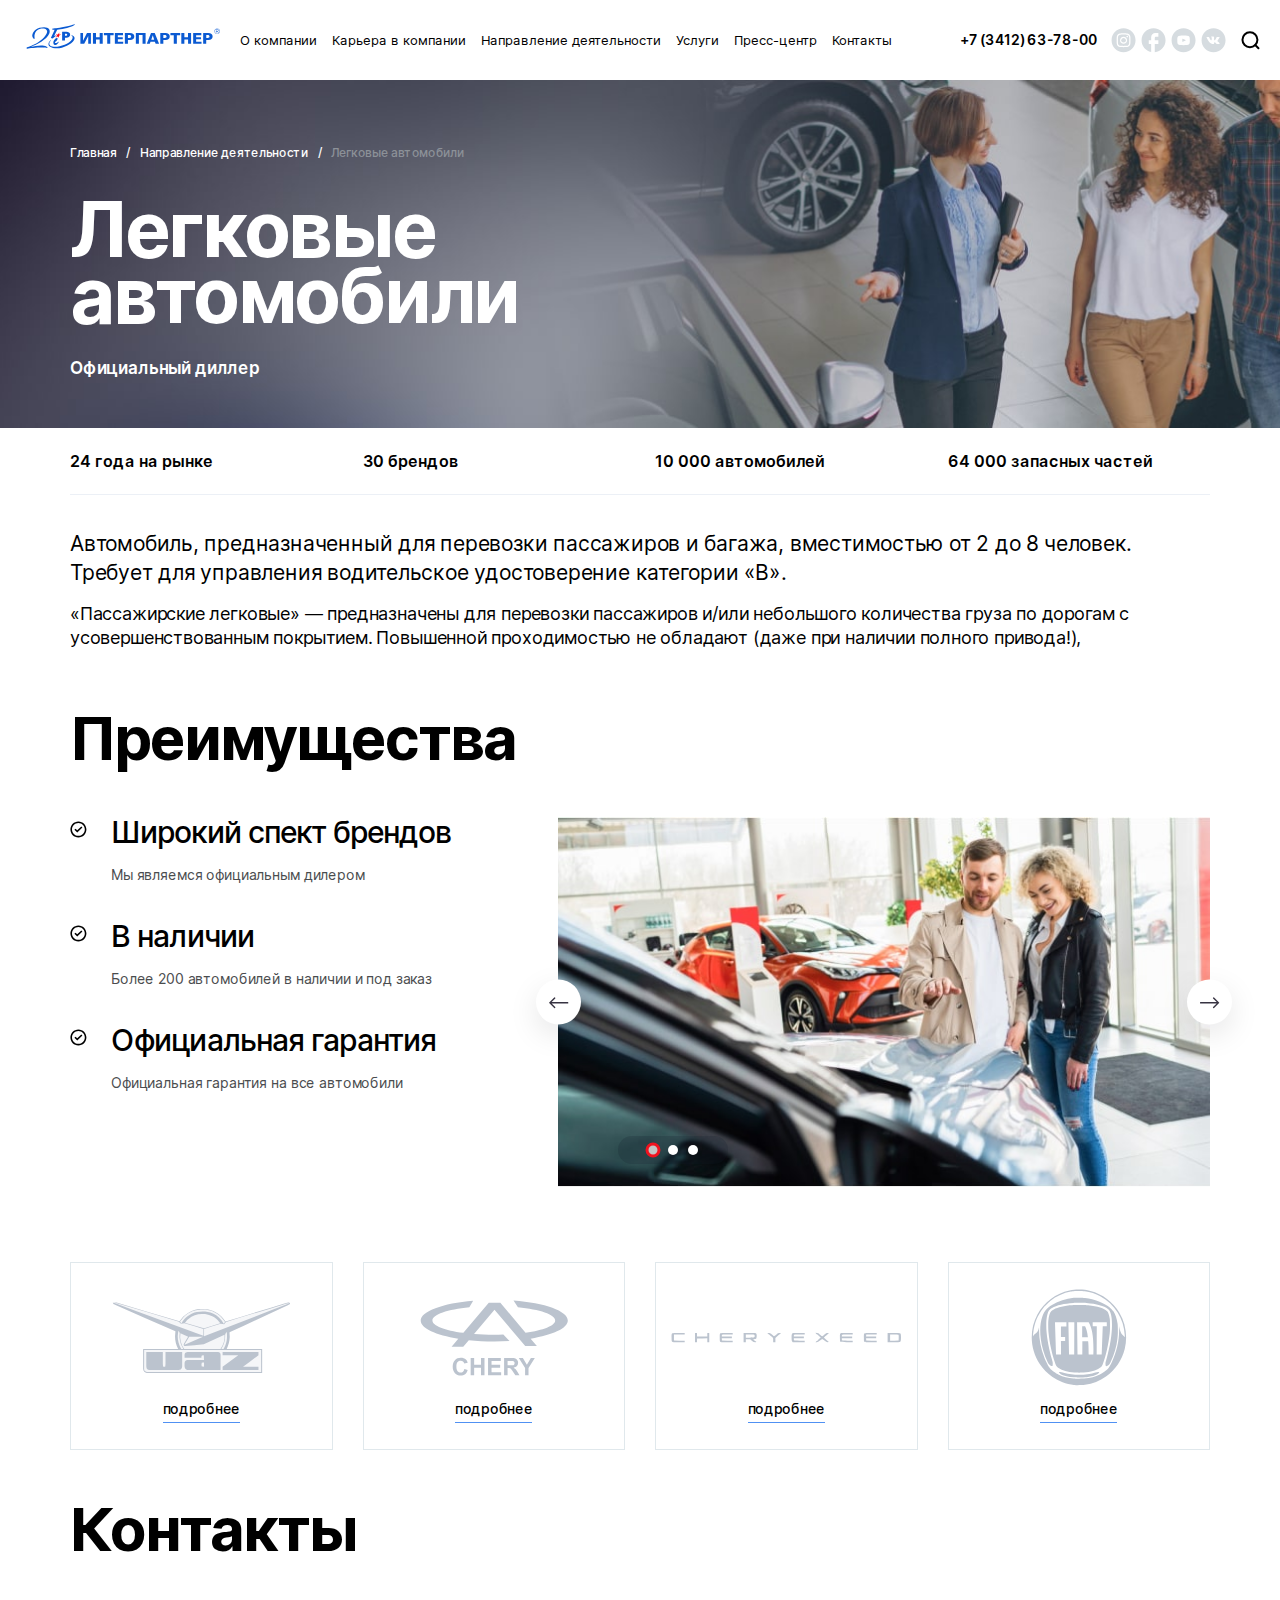
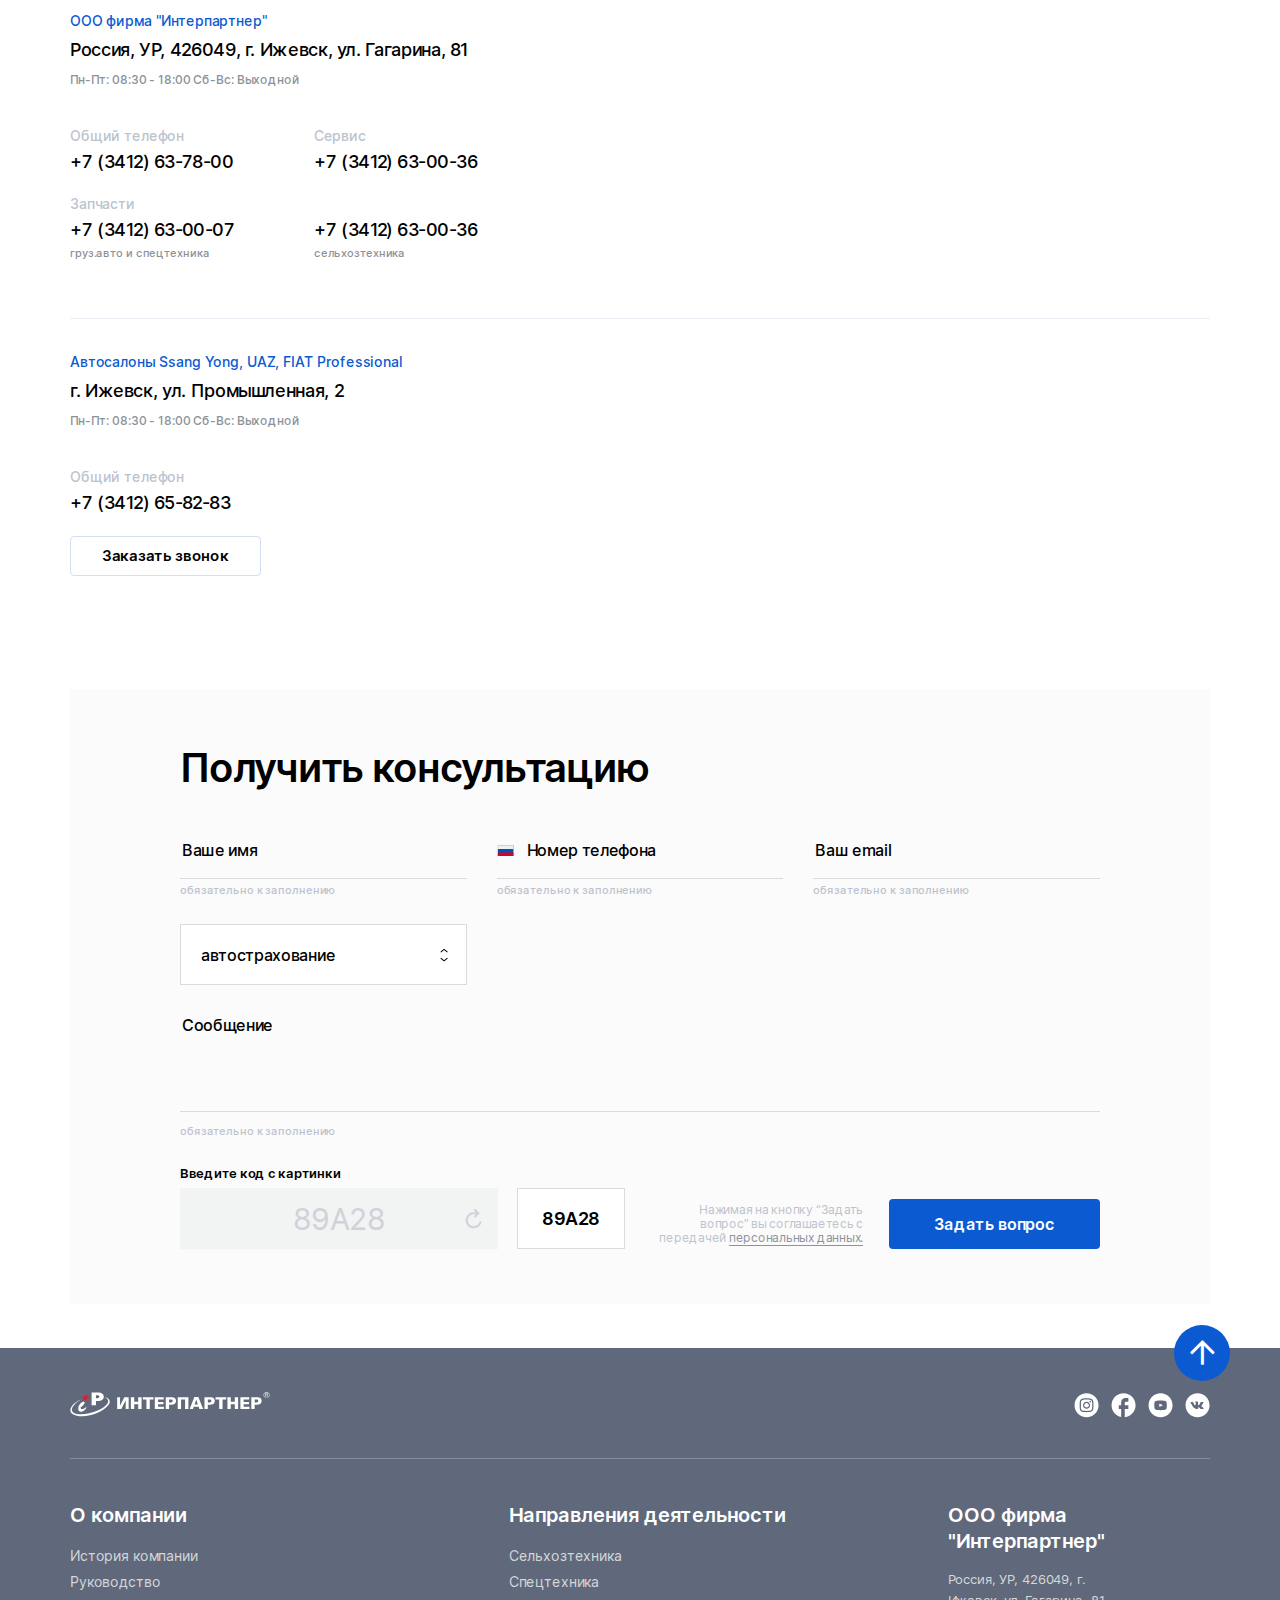
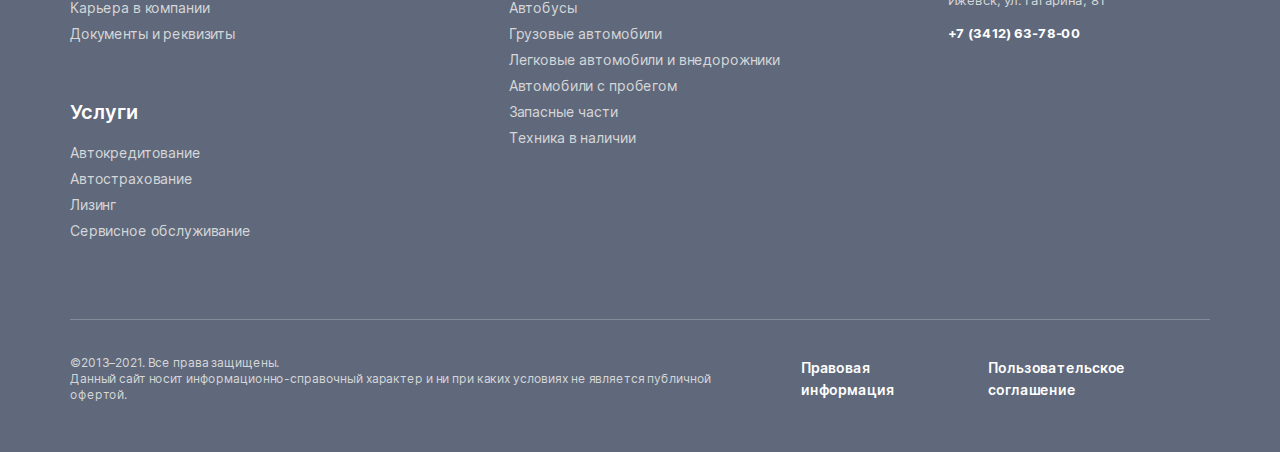
<file: direction.html>
<!DOCTYPE html>
<!--[if lt IE 7]><html lang="ru" class="lt-ie9 lt-ie8 lt-ie7"><![endif]-->
<!--[if IE 7]><html lang="ru" class="lt-ie9 lt-ie8"><![endif]-->
<!--[if IE 8]><html lang="ru" class="lt-ie9"><![endif]-->
<!--[if gt IE 8]><!-->
<html lang="ru">
<!--<![endif]-->
<head>
	<meta charset="utf-8" />
	<title>Заголовок</title>
	<meta name="description" content="" />
	<meta http-equiv="X-UA-Compatible" content="IE=edge" />
	<meta name="viewport" content="width=device-width, initial-scale=1.0" />
	<meta name="format-detection" content="telephone=no" />
	<link rel="shortcut icon" href="favicon.png" />
	<link rel="stylesheet" href="libs/bootstrap/bootstrap-grid.css" />
	<link rel="stylesheet" href="libs/fontawesome-free-5.12.0-web/css/all.min.css" />
	<link rel="stylesheet" href="libs/fancybox/jquery.fancybox.css" />
	<link rel="stylesheet" href="libs/slick-1.5.9/slick/slick.css" />
	<link rel="stylesheet" href="libs/slick-1.5.9/slick/slick-theme.css" />
	<link rel="stylesheet" href="css/fonts.css" />
	<link rel="stylesheet" href="css/main.css?ver=1.21" />
	<link rel="stylesheet" href="css/media.css?ver=1.21" />
</head>
<body>

	<div class="wrapper">

		<header class="header">
			<div class="container-fluid">
				<div class="header__wrap">
					<a href="#" class="logo">
						<img src="img/logo.svg" alt="alt">
					</a>
					<ul class="menu">
						<li><a href="#">О компании</a></li>
						<li><a href="#">Карьера в компании</a></li>
						<li>
							<a href="#">Направление деятельности</a>
							<ul>
								<li><a href="#">Сельхозтехника</a></li>
								<li><a href="#">Спецтехника</a></li>
								<li><a href="#">Автобусы</a></li>
								<li><a href="#">Грузовые автомобили</a></li>
								<li><a href="#">Легковые автомобили и внедорожники</a></li>
								<li><a href="#">Автомобили с пробегом</a></li>
								<li><a href="#">Запасные части</a></li>
								<li><a href="#">Техника в наличии</a></li>
							</ul>
						</li>
						<li>
							<a href="#">Услуги</a>
							<ul>
								<li><a href="#"><span class="menu__icon"><img src="img/menu1.svg" alt="alt"></span><span>АвтоCтрахование</span></a></li>
								<li><a href="#"><span class="menu__icon"><img src="img/menu2.svg" alt="alt"></span><span>АвтоКредит</span></a></li>
								<li><a href="#"><span class="menu__icon"><img src="img/menu3.svg" alt="alt"></span><span>Лизинг</span></a></li>
								<li><a href="#"><span class="menu__icon"><img src="img/menu4.svg" alt="alt"></span><span>Сервисное обслужвание</span></a></li>
							</ul>
						</li>
						<li><a href="#">Пресс-центр</a></li>
						<li><a href="#">Контакты</a></li>
					</ul>
					<a href="tel:+73412637800" class="phone-main"><img src="img/phone.svg" alt="alt">+7 (3412) 63-78-00</a>
					<ul class="social-list">
						<li><a href="#"><img src="img/instagram.svg" alt="alt"></a></li>
						<li><a href="#"><img src="img/fb.svg" alt="alt"></a></li>
						<li><a href="#"><img src="img/youtube.svg" alt="alt"></a></li>
						<li><a href="#"><img src="img/vk.svg" alt="alt"></a></li>
					</ul>
					<a href="#" class="btn-search"><img src="img/search.svg" alt="alt"></a>
					<span class="btn_nav">
						<span class='sandwich'>
							<span class='sw-topper'></span>
							<span class='sw-footer'></span>
						</span>
					</span>
				</div>
			</div>
			<div class="menu-mobile">
				<div class="menu-mobile__top">
					<a href="#" class="logo">
						<img src="img/logo.svg" alt="alt">
					</a>
					<a href="tel:+73412637800" class="phone-main"><img src="img/phone.svg" alt="alt"></a>
				</div>
				<div class="search-block">
					<input type="text" placeholder="Поиск по сайту">
					<button class="search-block__btn"></button>
				</div>
				<ul class="nav-mobile">
					<li><a href="#">О компании</a></li>
					<li><a href="#">Карьера в компании</a></li>
					<li class="nav-mobile__haschild">
						<a href="#">Направление деятельности</a>
						<div class="nav-mobile__dropdown">
							<div class="nav-mobile__title">Направление деятельности</div>
							<ul>
								<li><a href="#">Сельхозтехника</a></li>
								<li><a href="#">Спецтехника</a></li>
								<li><a href="#">Автобусы</a></li>
								<li><a href="#">Грузовые автомобили</a></li>
								<li><a href="#">Легковые автомобили и внедорожники</a></li>
								<li><a href="#">Автомобили с пробегом</a></li>
								<li><a href="#">Запасные части</a></li>
								<li><a href="#">Техника в наличии</a></li>
							</ul>
						</div>
					</li>
					<li class="nav-mobile__haschild">
						<a href="#">Услуги</a>
						<div class="nav-mobile__dropdown">
							<div class="nav-mobile__title">Услуги</div>
							<ul>
								<li><a href="#"><span class="menu__icon"><img src="img/menu1.svg" alt="alt"></span>АвтоCтрахование</a></li>
								<li><a href="#"><span class="menu__icon"><img src="img/menu2.svg" alt="alt"></span>АвтоКредит</a></li>
								<li><a href="#"><span class="menu__icon"><img src="img/menu3.svg" alt="alt"></span>Лизинг</a></li>
								<li><a href="#"><span class="menu__icon"><img src="img/menu4.svg" alt="alt"></span>Сервисное обслужвание</a></li>
							</ul>
						</div> 
					</li>
					<li><a href="#">Пресс-центр</a></li> 
					<li><a href="#">Контакты</a></li>
				</ul>
				<a href="tel:+73412637800" class="phone-menu">+7 (3412) 63-78-00</a>
				<br>
				<a href="#callback" class="btn-page fancybox">Заказать звонок</a>
				<ul class="social-list">
					<li><a href="#"><img src="img/instagram.svg" alt="alt"></a></li>
					<li><a href="#"><img src="img/fb.svg" alt="alt"></a></li>
					<li><a href="#"><img src="img/youtube.svg" alt="alt"></a></li>
					<li><a href="#"><img src="img/vk.svg" alt="alt"></a></li>
				</ul>
				<div class="menu-copyright">©2013–2021. Все права защищены. Данный сайт носит информационно-справочный характер и ни при каких условиях не является публичной офертой.</div>
				<div class="menu-overlay"></div>
			</div>
			<div class="search-modal">
				<form>
					<div class="input-search">
						<input type="text" placeholder="Поиск по сайту ..." required="required">
					</div>
					<div class="clear-search"><img src="img/close.svg" alt="alt"></div>
					<button class="search-button"><img src="img/search.svg" alt="alt"></button>
				</form>
				<div class="search-overlay"></div>
			</div>
		</header>

		<section class="billbord-page" style="background-image: url(img/billbord_page1.jpg);">
			<div class="container">
				<ul class="breadcrumbs">
					<li><a href="#">Главная</a></li>
					<li><a href="#">Направление деятельности</a></li>
					<li>Легковые автомобили</li>
				</ul>
				<div class="row">
					<div class="col-lg-6">
						<h1 class="title-page">Легковые автомобили</h1>
						<div class="descr-page">Официальный диллер</div>
					</div>
				</div>
			</div>
		</section>

		<section class="advantages advantages_page">
			<div class="container">
				<div class="advantages-wrap">
					<div class="row align-items-center">
						<div class="col-lg-3">
							<div class="item-advantage">24 года на рынке</div>
						</div>
						<div class="col-lg-3">
							<div class="item-advantage">30 брендов</div>
						</div>
						<div class="col-lg-3">
							<div class="item-advantage">10 000 автомобилей</div>
						</div>
						<div class="col-lg-3">
							<div class="item-advantage">64 000 запасных частей</div>
						</div>
					</div>
				</div>
				<div class="text-advantages">
					<p>Автомобиль, предназначенный для перевозки пассажиров и багажа, вместимостью от 2 до 8 человек. Требует для управления водительское удостоверение категории «B».</p>
				</div>
				<div class="text-big">
					<p>«Пассажирские легковые» — предназначены для перевозки пассажиров и/или небольшого количества груза по дорогам с усовершенствованным покрытием. Повышенной проходимостью не обладают (даже при наличии полного привода!), </p>
				</div>
			</div>
		</section>

		<section class="advantages-section">
			<div class="container">
				<h2 class="title-main">Преимущества</h2>
				<div class="row">
					<div class="col-lg-5">
						<div class="advantage-unit">
							<div class="advantage-unit__icon">
								<img src="img/avd.svg" alt="alt">
							</div>
							<div class="advantage-unit__content">
								<div class="advantage-unit__title">Широкий спект брендов</div>
								<p>Мы являемся официальным дилером</p>
							</div>
						</div>
						<div class="advantage-unit">
							<div class="advantage-unit__icon">
								<img src="img/avd.svg" alt="alt">
							</div>
							<div class="advantage-unit__content">
								<div class="advantage-unit__title">В наличии</div>
								<p>Более 200 автомобилей в наличии и под заказ</p>
							</div>
						</div>
						<div class="advantage-unit">
							<div class="advantage-unit__icon">
								<img src="img/avd.svg" alt="alt">
							</div>
							<div class="advantage-unit__content">
								<div class="advantage-unit__title">Официальная гарантия</div>
								<p>Официальная гарантия на все автомобили</p>
							</div>
						</div>
					</div>
					<div class="col-lg-7">
						<ul class="slider-gallery">
							<li>
								<div class="slider-gallery__item">
									<img src="img/gallery1.jpg" alt="alt">
								</div>
							</li>
							<li>
								<div class="slider-gallery__item">
									<img src="img/gallery1.jpg" alt="alt">
								</div>
							</li>
							<li>
								<div class="slider-gallery__item">
									<img src="img/gallery1.jpg" alt="alt">
								</div>
							</li>
						</ul>
					</div>
				</div>
			</div>
		</section>

		<div class="brands">
			<div class="container">
				<div class="row">
					<div class="col-lg-3 col-6">
						<div class="item-brand">
							<img src="img/brand1.svg" alt="alt">
							<a href="#" class="link-main">подробнее</a>
						</div>
					</div>
					<div class="col-lg-3 col-6">
						<div class="item-brand">
							<img src="img/brand2.svg" alt="alt">
							<a href="#" class="link-main">подробнее</a>
						</div>
					</div>
					<div class="col-lg-3 col-6">
						<div class="item-brand">
							<img src="img/brand3.svg" alt="alt">
							<a href="#" class="link-main">подробнее</a>
						</div>
					</div>
					<div class="col-lg-3 col-6">
						<div class="item-brand">
							<img src="img/brand4.svg" alt="alt">
							<a href="#" class="link-main">подробнее</a>
						</div>
					</div>
				</div>
			</div>
		</div>

		<section class="contacts">
			<div class="container">
				<h2 class="title-main">Контакты</h2>
				<div class="contact-block">
					<div class="row">
						<div class="col-lg-5">
							<div class="contact-block__title">ООО фирма "Интерпартнер"</div>
							<div class="contact-block__address">Россия, УР, 426049, г. Ижевск, ул. Гагарина, 81</div>
							<div class="contact-block__time">Пн-Пт:  08:30 - 18:00     Сб-Вс: Выходной</div>
							<div class="row align-items-end">
								<div class="col-6">
									<div class="contact-block__item">
										<div class="title-contact">Общий телефон</div>
										<a href="tel:+73412637800" class="phone-contact">+7 (3412) 63-78-00</a>
									</div>
								</div>
								<div class="col-6">
									<div class="contact-block__item">
										<div class="title-contact">Сервис</div>
										<a href="tel:+73412630036" class="phone-contact">+7 (3412) 63-00-36</a>
									</div>
								</div>
								<div class="col-6">
									<div class="contact-block__item">
										<div class="title-contact">Запчасти</div>
										<a href="tel:+73412630007" class="phone-contact">+7 (3412) 63-00-07</a>
										<div class="descr-contact">груз.авто и спецтехника</div>
									</div>
								</div>
								<div class="col-6">
									<div class="contact-block__item">
										<a href="tel:+73412630036" class="phone-contact">+7 (3412) 63-00-36</a>
										<div class="descr-contact">сельхозтехника</div>
									</div>
								</div>
							</div>
						</div>
						<div class="col-lg-7">
							<div id="map-contact1" class="map-main"></div>
						</div>
					</div>
				</div>
				<div class="contact-block">
					<div class="row">
						<div class="col-lg-5">
							<div class="contact-block__title">Автосалоны Ssang Yong, UAZ, FIAT Professional</div>
							<div class="contact-block__address">г. Ижевск, ул. Промышленная, 2</div>
							<div class="contact-block__time">Пн-Пт:  08:30 - 18:00     Сб-Вс: Выходной</div>
							<div class="row align-items-end">
								<div class="col-6">
									<div class="contact-block__item">
										<div class="title-contact">Общий телефон</div>
										<a href="tel:+73412658283" class="phone-contact">+7 (3412) 65-82-83</a>
									</div>
								</div>
							</div>
							<a href="#callback" class="btn-page fancybox">Заказать звонок</a>
						</div>
						<div class="col-lg-7">
							<div id="map-contact2" class="map-main"></div>
						</div>
					</div>
				</div>
			</div>
		</section>

		<section class="section-form">
			<div class="container">
				<div class="form-block">
					<div class="title-content">Получить консультацию</div>
					<form>
						<div class="row">
							<div class="col-lg-4 col-md-6">
								<div class="item-form">
									<input type="text" placeholder="Ваше имя" required="required">
									<div class="descr-input">обязательно к заполнению</div>
								</div>
							</div>
							<div class="col-lg-4 col-md-6">
								<div class="item-form">
									<input type="text" placeholder="Номер телефона" class="input-phone" required="required">
									<div class="descr-input">обязательно к заполнению</div>
								</div>
							</div>
							<div class="col-lg-4 col-md-6">
								<div class="item-form">
									<input type="email" placeholder="Ваш email" required="required">
									<div class="descr-input">обязательно к заполнению</div>
								</div>
							</div>
							<div class="col-lg-4 col-md-6">
								<div class="item-form">
									<select>
										<option value="1">автострахование</option>
										<option value="1">автострахование</option>
										<option value="1">автострахование</option>
										<option value="1">автострахование</option>
									</select>
								</div>
							</div>
							<div class="col-lg-12">
								<div class="item-form">
									<textarea placeholder="Сообщение"></textarea>
									<div class="descr-input">обязательно к заполнению</div>
								</div>
							</div>
						</div>
						<div class="row align-items-end">
							<div class="col-lg-6">
								<div class="capcha-block">
									<div class="capcha-block__title">Введите код с картинки</div>
									<div class="capcha__wrap">
										<div class="capcha-value">
											<div class="capcha__text">89A28</div>
											<div class="capcha__reload">
												<img src="img/reload.svg" alt="alt">
											</div>
										</div>
										<input type="text" class="input-capcha" value="89A28">
									</div>
								</div>
							</div>
							<div class="col-lg-6">
								<div class="right-form">
									<div class="form-agreement">Нажимая на кнопку “Задать вопрос” вы соглашаетесь с передачей <a href="#">персональных данных.</a></div>
									<button class="btn-main btn-main_block">Задать вопрос</button>
								</div>
							</div>
						</div>
					</form>
				</div>
			</div>
		</section>

		<footer class="footer">
			<a href="#" class="btn_top default"><i class="far fa-arrow-up"></i></a>
			<div class="container">
				<div class="footer__top">
					<a href="#" class="logo">
						<img src="img/logo2.svg" alt="alt">
					</a>
					<ul class="social-list">
						<li><a href="#"><img src="img/instagram2.svg" alt="alt"></a></li>
						<li><a href="#"><img src="img/fb2.svg" alt="alt"></a></li>
						<li><a href="#"><img src="img/youtube2.svg" alt="alt"></a></li>
						<li><a href="#"><img src="img/vk2.svg" alt="alt"></a></li>
					</ul>
				</div>
				<div class="row">
					<div class="col-lg">
						<div class="footer__title footer__title_mob">О компании <i class="fal fa-angle-down"></i></div>
						<div class="footer__content">
							<ul class="footer__nav">
								<li><a href="#">История компании</a></li>
								<li><a href="#">Руководство</a></li>
								<li><a href="#">Карьера в компании</a></li>
								<li><a href="#">Документы и реквизиты</a></li>
							</ul>
						</div>
						<br>
						<br>
						<div class="footer__title footer__title_mob">Услуги <i class="fal fa-angle-down"></i></div>
						<div class="footer__content">
							<ul class="footer__nav">
								<li><a href="#">Автокредитование</a></li>
								<li><a href="#">Автострахование</a></li>
								<li><a href="#">Лизинг</a></li>
								<li><a href="#">Сервисное обслуживание</a></li>
							</ul>
						</div>
					</div>
					<div class="col-lg">
						<div class="footer__title footer__title_mob">Направления деятельности <i class="fal fa-angle-down"></i></div>
						<div class="footer__content">
							<ul class="footer__nav">
								<li><a href="#">Сельхозтехника</a></li>
								<li><a href="#">Спецтехника</a></li>
								<li><a href="#">Автобусы</a></li>
								<li><a href="#">Грузовые автомобили</a></li>
								<li><a href="#">Легковые автомобили и внедорожники</a></li>
								<li><a href="#">Автомобили с пробегом</a></li>
								<li><a href="#">Запасные части</a></li>
								<li><a href="#">Техника в наличии</a></li>
							</ul>
						</div>
					</div>
					<div class="col-lg-3">
						<div class="footer__title">ООО фирма "Интерпартнер"</div>
						<div class="footer__contacts">
							<p>Россия, УР, 426049, г. <br>Ижевск, ул. Гагарина, 81</p>
							<div><a href="tel:+73412637800">+7 (3412) 63-78-00 </a></div>
						</div>
					</div>
				</div>
				<div class="footer__bottom">
					<p>©2013–2021. Все права защищены. <br>Данный сайт носит информационно-справочный характер и ни при каких условиях не является публичной офертой.</p>
					<a href="#">Правовая информация</a>
					<a href="#">Пользовательское соглашение</a>
				</div>
			</div>
		</footer>

	</div>

	<div id="modal-consultation" class="modal-block">
		<div class="modal-wrap">
			<div class="title-content">Консультация</div>
			<div class="descr-modal">Заполните форму, мы в самое ближайшее время свяжемся с Вами и ответим на все вопросы</div>
			<form>
				<div class="item-form">
					<input type="text" placeholder="Ваше имя" required="required">
					<div class="descr-input">обязательно к заполнению</div>
				</div>
				<div class="item-form">
					<input type="text" placeholder="Номер телефона" class="input-phone" required="required">
					<div class="descr-input">обязательно к заполнению</div>
				</div>
				<div class="item-form">
					<input type="email" placeholder="Ваш email" required="required">
					<div class="descr-input">обязательно к заполнению</div>
				</div>
				<div class="item-form">
					<select>
						<option value="1">автострахование</option>
						<option value="1">автострахование</option>
						<option value="1">автострахование</option>
						<option value="1">автострахование</option>
					</select>
				</div>
				<div class="item-form">
					<textarea placeholder="Сообщение"></textarea>
					<div class="descr-input">обязательно к заполнению</div>
				</div>
				<div class="capcha-block">
					<div class="capcha-block__title">Введите код с картинки</div>
					<div class="capcha__wrap">
						<div class="capcha-value">
							<div class="capcha__text">89A28</div>
							<div class="capcha__reload">
								<img src="img/reload.svg" alt="alt">
							</div>
						</div>
						<input type="text" class="input-capcha" value="89A28">
					</div>
				</div>
				<button class="btn-main btn-main_block">Задать вопрос</button>
				<div class="form-agreement">Нажимая на кнопку “Задать вопрос” вы соглашаетесь с передачей <a href="#">персональных данных.</a></div>
			</form>
		</div>
	</div>

	<div id="thanks" class="modal-block">
		<div class="modal-wrap">
			<img src="img/arrow_big.svg" alt="alt">
			<div class="title-content">Спасибо!</div>
			<div class="descr-modal">Ваше сообщение отправлено!  В самое короткое время мы свяжемся с Вами</div>
			<button class="btn-main btn-main_block">Хорошо, спасибо!</button>
		</div>
	</div>

	<div id="callback" class="modal-block">
		<div class="modal-wrap">
			<div class="title-content">Заказать звонок</div>
			<div class="descr-modal">Заполните форму, мы в самое ближайшее время свяжемся с Вами и ответим на все вопросы</div>
			<form>
				<div class="item-form">
					<input type="text" placeholder="Ваше имя" required="required">
					<div class="descr-input">обязательно к заполнению</div>
				</div>
				<div class="item-form">
					<input type="text" placeholder="Номер телефона" class="input-phone" required="required">
					<div class="descr-input">обязательно к заполнению</div>
				</div>
				<div class="capcha-block">
					<div class="capcha-block__title">Введите код с картинки</div>
					<div class="capcha__wrap">
						<div class="capcha-value">
							<div class="capcha__text">89A28</div>
							<div class="capcha__reload">
								<img src="img/reload.svg" alt="alt">
							</div>
						</div>
						<input type="text" class="input-capcha" value="89A28">
					</div>
				</div>
				<button class="btn-main btn-main_block">Заказать звонок</button>
				<div class="form-agreement">Нажимая на кнопку “Задать вопрос” вы соглашаетесь с передачей <a href="#">персональных данных.</a></div>
			</form>
		</div>
	</div>
	<!--[if lt IE 9]>
	<script src="libs/html5shiv/es5-shim.min.js"></script>
	<script src="libs/html5shiv/html5shiv.min.js"></script>
	<script src="libs/html5shiv/html5shiv-printshiv.min.js"></script>
	<script src="libs/respond/respond.min.js"></script>
<![endif]-->
<script src="libs/jquery/jquery-1.11.1.min.js"></script>
<script src="libs/jquery-mousewheel/jquery.mousewheel.min.js"></script>
<script src="libs/fancybox/jquery.fancybox.pack.js"></script>
<script src="libs/slick-1.5.9/slick/slick.min.js"></script>
<script src="libs/scroll2id/PageScroll2id.min.js"></script>
<script src="libs/mask/jquery.maskedinput.js"></script>
<script src="libs/sly/sly.js"></script>
<script src="libs/jQueryFormStyler-master/jquery.formstyler.min.js"></script>
<script src="js/common.js?ver=1.21"></script>
<script src="https://api-maps.yandex.ru/2.1/?lang=ru_RU"></script>
<script>
	$(document).ready(function() {
		ymaps.ready(init);

		function init() {
			var myMap = new ymaps.Map('map-contact1', {
				center: [56.781890, 53.180637],
				zoom: 17
			}, {
				searchControlProvider: 'yandex#search'
			});		

			myPlacemark1 = new ymaps.Placemark([56.781986, 53.179771], {
				balloonContent: '<div class="balloon"><div class="balloon__title">ООО фирма "Интерпартнер"</div><div class="balloon__address">Ижевск, ул. Гагарина, 81</div><div class="balloon__time">Пн-Пт:  08:30 - 18:00 <br>Сб-Вс: Выходной</div></div>'
			}, {
				iconLayout: 'default#image',
				iconImageHref: 'img/pin.svg',
				hideIconOnBalloonOpen: false,
				iconImageSize: [52, 58],
				iconImageOffset: [-26, -58],
				balloonOffset: [ 90, -10]
			});

			myMap.controls.remove('searchControl');
			myMap.controls.remove('typeSelector'); 
			myMap.controls.remove('trafficControl'); 
			myMap.behaviors.disable('scrollZoom');
			myMap.geoObjects.add(myPlacemark1);
			myPlacemark1.balloon.open();

			{
				if ($(window).width() < 1200) { 
					myPlacemark1.balloon.close();
					  myMap.setCenter([56.781986, 53.179771]);
				}
			}
		}
	});

	$(document).ready(function() {
		ymaps.ready(init);

		function init() {
			var myMap = new ymaps.Map('map-contact2', {
				center: [56.833379, 53.233470],
				zoom: 17
			}, {
				searchControlProvider: 'yandex#search'
			});		

			myPlacemark1 = new ymaps.Placemark([56.833082, 53.232268], {
				balloonContent: '<div class="balloon"><div class="balloon__title">Автосалоны Ssang Yong, UAZ, FIAT Professional</div><div class="balloon__address">Ижевск, </br>ул. Промышленная, 2</div><div class="balloon__time">Пн-Пт:  08:30 - 18:00 <br>Сб-Вс: Выходной</div></div>'
			}, {
				iconLayout: 'default#image',
				iconImageHref: 'img/pin.svg',
				hideIconOnBalloonOpen: false,
				iconImageSize: [52, 58],
				iconImageOffset: [-26, -58],
				balloonOffset: [ 90, -10]
			});

			myMap.controls.remove('searchControl');
			myMap.controls.remove('typeSelector'); 
			myMap.controls.remove('trafficControl'); 
			myMap.behaviors.disable('scrollZoom');
			myMap.geoObjects.add(myPlacemark1);
			myPlacemark1.balloon.open();

			{
				if ($(window).width() < 1200) { 
					myPlacemark1.balloon.close();
					myMap.setCenter([56.833082, 53.232268]);
				}
			}
		}
	});
</script>
<!-- Yandex.Metrika counter --><!-- /Yandex.Metrika counter -->
<!-- Google Analytics counter --><!-- /Google Analytics counter -->
</body>
</html>
</file>
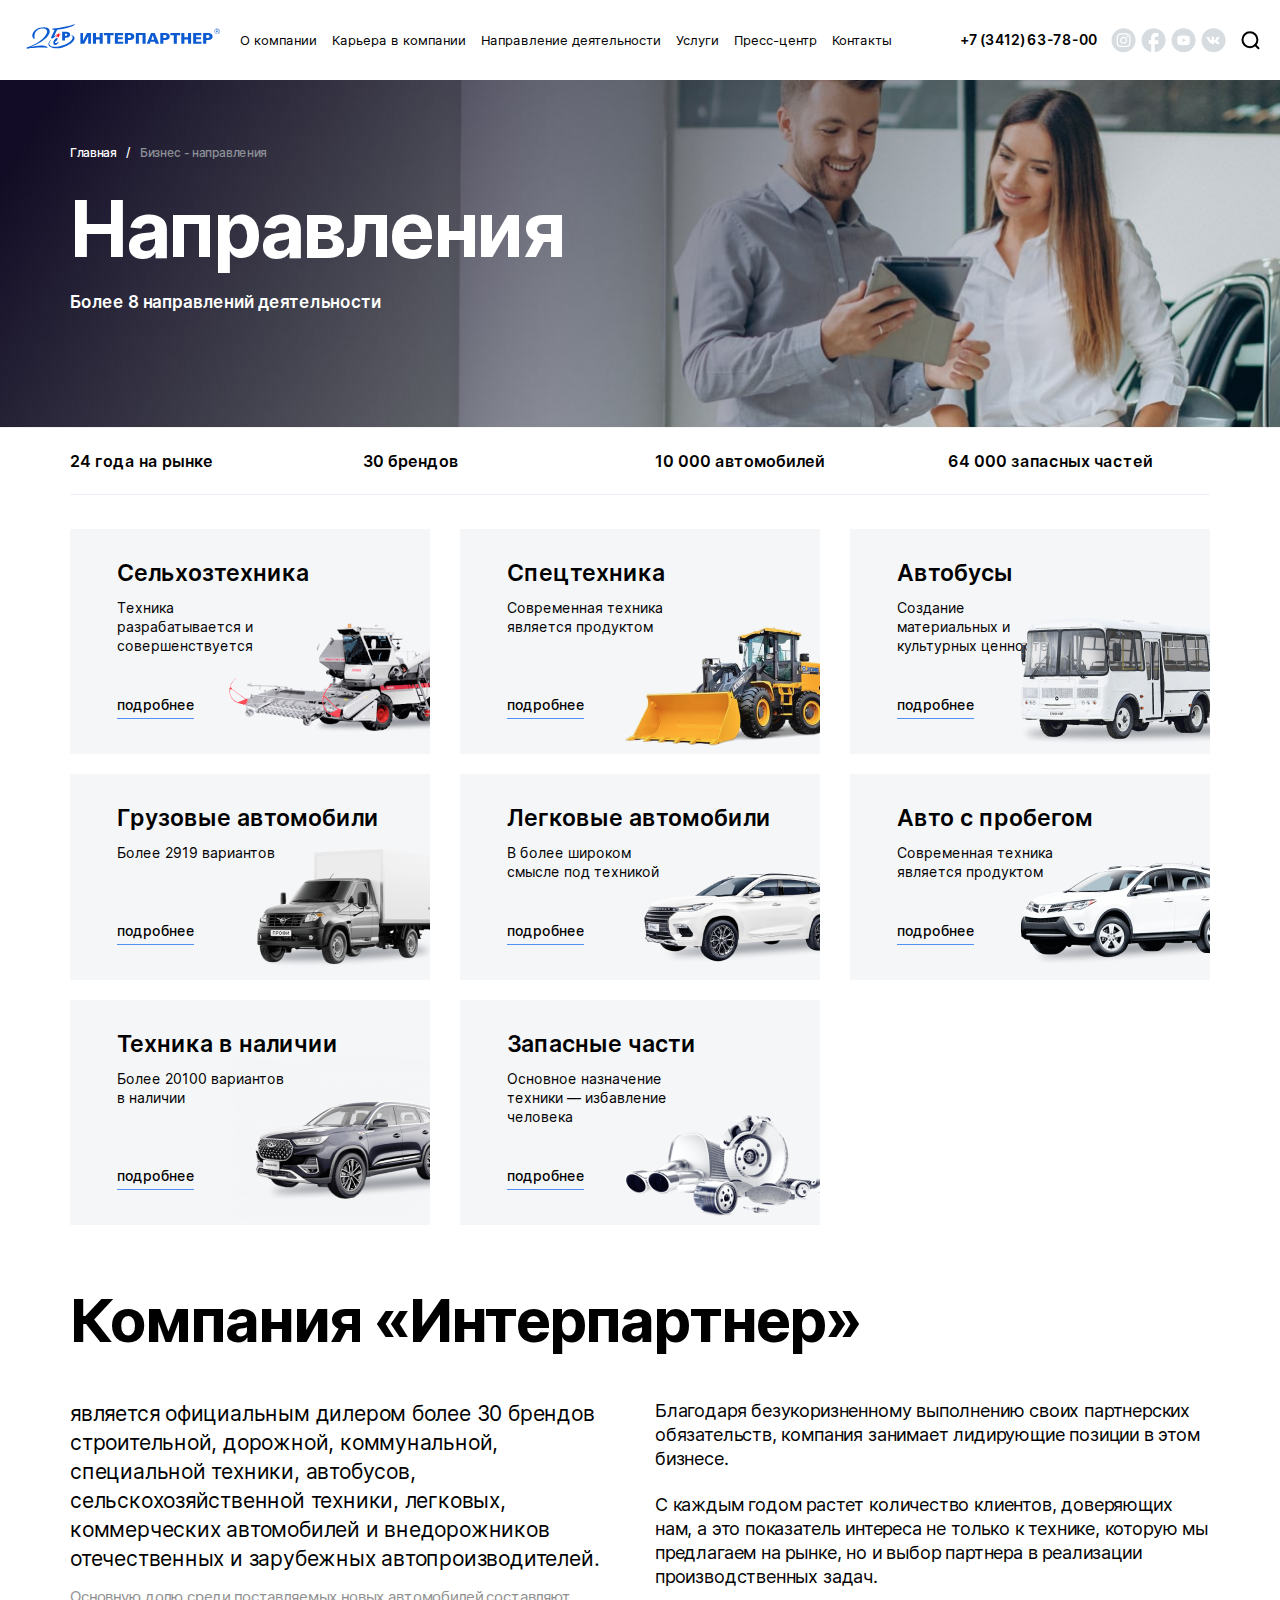
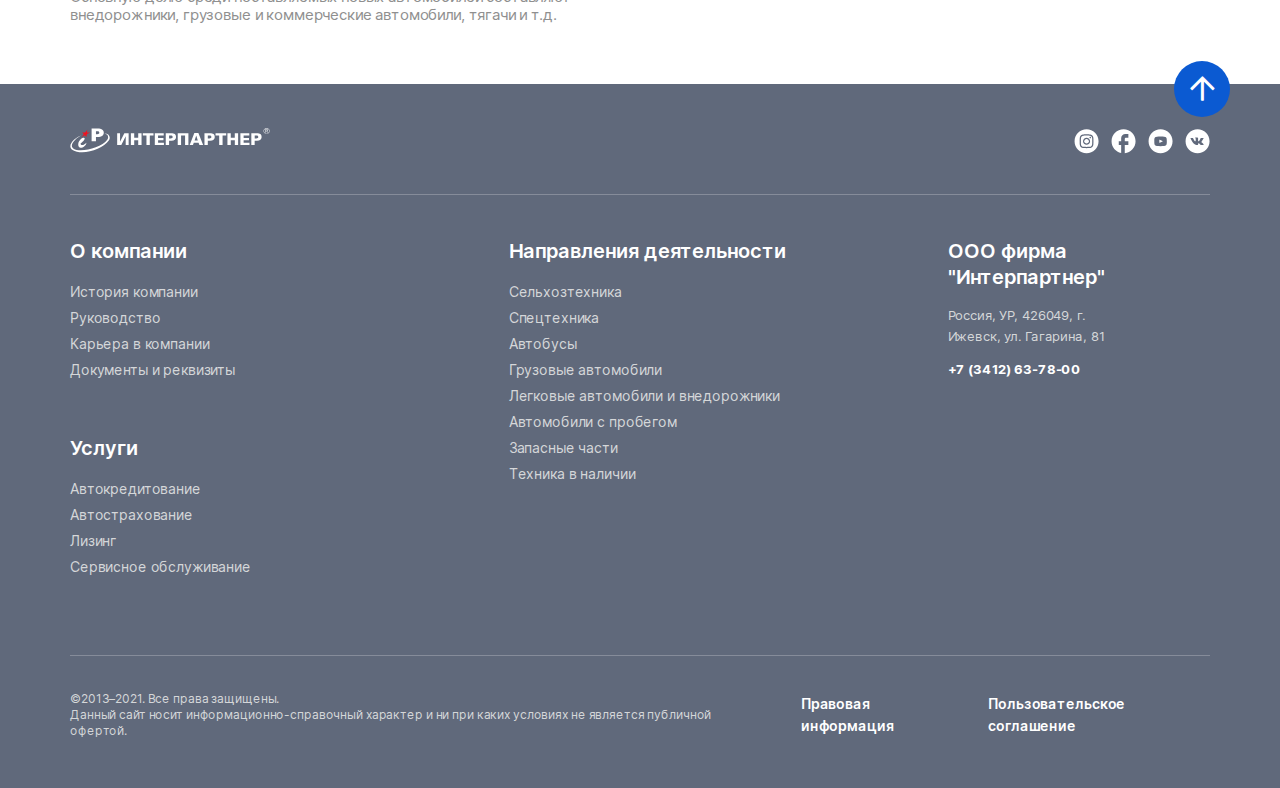
<file: directions.html>
<!DOCTYPE html>
<!--[if lt IE 7]><html lang="ru" class="lt-ie9 lt-ie8 lt-ie7"><![endif]-->
<!--[if IE 7]><html lang="ru" class="lt-ie9 lt-ie8"><![endif]-->
<!--[if IE 8]><html lang="ru" class="lt-ie9"><![endif]-->
<!--[if gt IE 8]><!-->
<html lang="ru">
<!--<![endif]-->
<head>
	<meta charset="utf-8" />
	<title>Заголовок</title>
	<meta name="description" content="" />
	<meta http-equiv="X-UA-Compatible" content="IE=edge" />
	<meta name="viewport" content="width=device-width, initial-scale=1.0" />
	<meta name="format-detection" content="telephone=no" />
	<link rel="shortcut icon" href="favicon.png" />
	<link rel="stylesheet" href="libs/bootstrap/bootstrap-grid.css" />
	<link rel="stylesheet" href="libs/fontawesome-free-5.12.0-web/css/all.min.css" />
	<link rel="stylesheet" href="libs/fancybox/jquery.fancybox.css" />
	<link rel="stylesheet" href="libs/slick-1.5.9/slick/slick.css" />
	<link rel="stylesheet" href="libs/slick-1.5.9/slick/slick-theme.css" />
	<link rel="stylesheet" href="css/fonts.css" />
	<link rel="stylesheet" href="css/main.css?ver=1.21" />
	<link rel="stylesheet" href="css/media.css?ver=1.21" />
</head>
<body>

	<div class="wrapper">

		<header class="header">
			<div class="container-fluid">
				<div class="header__wrap">
					<a href="#" class="logo">
						<img src="img/logo.svg" alt="alt">
					</a>
					<ul class="menu">
						<li><a href="#">О компании</a></li>
						<li><a href="#">Карьера в компании</a></li>
						<li>
							<a href="#">Направление деятельности</a>
							<ul>
								<li><a href="#">Сельхозтехника</a></li>
								<li><a href="#">Спецтехника</a></li>
								<li><a href="#">Автобусы</a></li>
								<li><a href="#">Грузовые автомобили</a></li>
								<li><a href="#">Легковые автомобили и внедорожники</a></li>
								<li><a href="#">Автомобили с пробегом</a></li>
								<li><a href="#">Запасные части</a></li>
								<li><a href="#">Техника в наличии</a></li>
							</ul>
						</li>
						<li>
							<a href="#">Услуги</a>
							<ul>
								<li><a href="#"><span class="menu__icon"><img src="img/menu1.svg" alt="alt"></span><span>АвтоCтрахование</span></a></li>
								<li><a href="#"><span class="menu__icon"><img src="img/menu2.svg" alt="alt"></span><span>АвтоКредит</span></a></li>
								<li><a href="#"><span class="menu__icon"><img src="img/menu3.svg" alt="alt"></span><span>Лизинг</span></a></li>
								<li><a href="#"><span class="menu__icon"><img src="img/menu4.svg" alt="alt"></span><span>Сервисное обслужвание</span></a></li>
							</ul>
						</li>
						<li><a href="#">Пресс-центр</a></li>
						<li><a href="#">Контакты</a></li>
					</ul>
					<a href="tel:+73412637800" class="phone-main"><img src="img/phone.svg" alt="alt">+7 (3412) 63-78-00</a>
					<ul class="social-list">
						<li><a href="#"><img src="img/instagram.svg" alt="alt"></a></li>
						<li><a href="#"><img src="img/fb.svg" alt="alt"></a></li>
						<li><a href="#"><img src="img/youtube.svg" alt="alt"></a></li>
						<li><a href="#"><img src="img/vk.svg" alt="alt"></a></li>
					</ul>
					<a href="#" class="btn-search"><img src="img/search.svg" alt="alt"></a>
					<span class="btn_nav">
						<span class='sandwich'>
							<span class='sw-topper'></span>
							<span class='sw-footer'></span>
						</span>
					</span>
				</div>
			</div>
			<div class="menu-mobile">
				<div class="menu-mobile__top">
					<a href="#" class="logo">
						<img src="img/logo.svg" alt="alt">
					</a>
					<a href="tel:+73412637800" class="phone-main"><img src="img/phone.svg" alt="alt"></a>
				</div>
				<div class="search-block">
					<input type="text" placeholder="Поиск по сайту">
					<button class="search-block__btn"></button>
				</div>
				<ul class="nav-mobile">
					<li><a href="#">О компании</a></li>
					<li><a href="#">Карьера в компании</a></li>
					<li class="nav-mobile__haschild">
						<a href="#">Направление деятельности</a>
						<div class="nav-mobile__dropdown">
							<div class="nav-mobile__title">Направление деятельности</div>
							<ul>
								<li><a href="#">Сельхозтехника</a></li>
								<li><a href="#">Спецтехника</a></li>
								<li><a href="#">Автобусы</a></li>
								<li><a href="#">Грузовые автомобили</a></li>
								<li><a href="#">Легковые автомобили и внедорожники</a></li>
								<li><a href="#">Автомобили с пробегом</a></li>
								<li><a href="#">Запасные части</a></li>
								<li><a href="#">Техника в наличии</a></li>
							</ul>
						</div>
					</li>
					<li class="nav-mobile__haschild">
						<a href="#">Услуги</a>
						<div class="nav-mobile__dropdown">
							<div class="nav-mobile__title">Услуги</div>
							<ul>
								<li><a href="#"><span class="menu__icon"><img src="img/menu1.svg" alt="alt"></span>АвтоCтрахование</a></li>
								<li><a href="#"><span class="menu__icon"><img src="img/menu2.svg" alt="alt"></span>АвтоКредит</a></li>
								<li><a href="#"><span class="menu__icon"><img src="img/menu3.svg" alt="alt"></span>Лизинг</a></li>
								<li><a href="#"><span class="menu__icon"><img src="img/menu4.svg" alt="alt"></span>Сервисное обслужвание</a></li>
							</ul>
						</div>
					</li>
					<li><a href="#">Пресс-центр</a></li>
					<li><a href="#">Контакты</a></li> 
				</ul>
				<a href="tel:+73412637800" class="phone-menu">+7 (3412) 63-78-00</a>
				<br>
				<a href="#callback" class="btn-page fancybox">Заказать звонок</a>
				<ul class="social-list">
					<li><a href="#"><img src="img/instagram.svg" alt="alt"></a></li>
					<li><a href="#"><img src="img/fb.svg" alt="alt"></a></li>
					<li><a href="#"><img src="img/youtube.svg" alt="alt"></a></li>
					<li><a href="#"><img src="img/vk.svg" alt="alt"></a></li>
				</ul>
				<div class="menu-copyright">©2013–2021. Все права защищены. Данный сайт носит информационно-справочный характер и ни при каких условиях не является публичной офертой.</div>
				<div class="menu-overlay"></div>
			</div>
			<div class="search-modal">
				<form>
					<div class="input-search">
						<input type="text" placeholder="Поиск по сайту ..." required="required">
					</div>
					<div class="clear-search"><img src="img/close.svg" alt="alt"></div>
					<button class="search-button"><img src="img/search.svg" alt="alt"></button>
				</form>
				<div class="search-overlay"></div>
			</div>
		</header>

		<section class="billbord-page" style="background-image: url(img/billbord_page2.jpg);">
			<div class="container">
				<ul class="breadcrumbs">
					<li><a href="#">Главная</a></li>
					<li> Бизнес - направления</li>
				</ul>
				<div class="row">
					<div class="col-lg-6">
						<h1 class="title-page">Направления</h1>
						<div class="descr-page">Более 8 направлений деятельности</div>
					</div>
				</div>
			</div>
		</section>

		<section class="advantages advantages_directions advantages_page">
			<div class="container">
				<div class="advantages-wrap">
					<div class="row align-items-center">
						<div class="col-lg-3">
							<div class="item-advantage">24 года на рынке</div>
						</div>
						<div class="col-lg-3">
							<div class="item-advantage">30 брендов</div>
						</div>
						<div class="col-lg-3">
							<div class="item-advantage">10 000 автомобилей</div>
						</div>
						<div class="col-lg-3">
							<div class="item-advantage">64 000 запасных частей</div>
						</div>
					</div>
				</div>
			</div>
		</section>

		<div class="activities">
			<div class="container">
				<div class="row row_activities">
					<div class="col-lg-4 col-md-6">
						<div class="item-activity">
							<div class="title-block">Сельхозтехника</div>
							<p>Техника разрабатывается и совершенствуется </p>
							<a href="#" class="link-main">подробнее</a>
							<div class="item-activity__image">
								<img src="img/activity1.png" alt="alt">
							</div>
						</div>
					</div>
					<div class="col-lg-4 col-md-6">
						<div class="item-activity">
							<div class="title-block">Спецтехника</div>
							<p>Современная техника является продуктом </p>
							<a href="#" class="link-main">подробнее</a>
							<div class="item-activity__image">
								<img src="img/activity2.png" alt="alt">
							</div>
						</div>
					</div>
					<div class="col-lg-4 col-md-6">
						<div class="item-activity">
							<div class="title-block">Автобусы</div>
							<p>Создание материальных и культурных ценностей</p>
							<a href="#" class="link-main">подробнее</a>
							<div class="item-activity__image">
								<img src="img/activity8.png" alt="alt">
							</div>
						</div>
					</div>
					<div class="col-lg-4 col-md-6">
						<div class="item-activity">
							<div class="title-block">Грузовые автомобили</div>
							<p>Более 2919 вариантов</p>
							<a href="#" class="link-main">подробнее</a>
							<div class="item-activity__image">
								<img src="img/activity3.png" alt="alt">
							</div>
						</div>
					</div>
					<div class="col-lg-4 col-md-6">
						<div class="item-activity">
							<div class="title-block">Легковые автомобили</div>
							<p>В более широком смысле под техникой</p>
							<a href="#" class="link-main">подробнее</a>
							<div class="item-activity__image">
								<img src="img/activity4.png" alt="alt">
							</div>
						</div>
					</div>
					<div class="col-lg-4 col-md-6">
						<div class="item-activity">
							<div class="title-block">Авто с пробегом</div>
							<p>Современная техника является продуктом </p>
							<a href="#" class="link-main">подробнее</a>
							<div class="item-activity__image">
								<img src="img/activity5.png" alt="alt">
							</div>
						</div>
					</div>
					<div class="col-lg-4 col-md-6">
						<div class="item-activity">
							<div class="title-block">Техника в наличии</div>
							<p>Более 20100 вариантов в наличии</p>
							<a href="#" class="link-main">подробнее</a>
							<div class="item-activity__image">
								<img src="img/activity7.png" alt="alt">
							</div>
						</div>
					</div>
					<div class="col-lg-4 col-md-6">
						<div class="item-activity">
							<div class="title-block">Запасные части</div>
							<p>Основное назначение техники — избавление человека </p>
							<a href="#" class="link-main">подробнее</a>
							<div class="item-activity__image">
								<img src="img/activity6.png" alt="alt">
							</div>
						</div>
					</div>
				</div>
			</div>
		</div>

		<section class="about-info">
			<div class="container">
				<h2 class="title-main">Компания «Интерпартнер» </h2>
				<div class="row">
					<div class="col-lg-6">
						<div class="text-advantages">
							<p>является официальным дилером более 30 брендов строительной, дорожной, коммунальной, специальной техники, автобусов, сельскохозяйственной техники, легковых, коммерческих автомобилей и внедорожников отечественных и зарубежных автопроизводителей.</p>
						</div>
						<div class="text-min">
							<p>Основную долю среди поставляемых новых автомобилей составляют внедорожники, грузовые и коммерческие автомобили, тягачи и т.д.</p>
						</div>
					</div>
					<div class="col-lg-6">
						<div class="text-big">
							<p>Благодаря безукоризненному выполнению своих партнерских обязательств, компания занимает лидирующие позиции в этом бизнесе.  </p>
							<p>С каждым годом растет количество клиентов, доверяющих нам, а это показатель интереса не только к технике, которую мы предлагаем на рынке, но и выбор партнера в реализации производственных задач.</p>
						</div>
					</div>
				</div>
			</div>
		</section>

		<footer class="footer">
			<a href="#" class="btn_top default"><i class="far fa-arrow-up"></i></a>
			<div class="container">
				<div class="footer__top">
					<a href="#" class="logo">
						<img src="img/logo2.svg" alt="alt">
					</a>
					<ul class="social-list">
						<li><a href="#"><img src="img/instagram2.svg" alt="alt"></a></li>
						<li><a href="#"><img src="img/fb2.svg" alt="alt"></a></li>
						<li><a href="#"><img src="img/youtube2.svg" alt="alt"></a></li>
						<li><a href="#"><img src="img/vk2.svg" alt="alt"></a></li>
					</ul>
				</div>
				<div class="row">
					<div class="col-lg">
						<div class="footer__title footer__title_mob">О компании <i class="fal fa-angle-down"></i></div>
						<div class="footer__content">
							<ul class="footer__nav">
								<li><a href="#">История компании</a></li>
								<li><a href="#">Руководство</a></li>
								<li><a href="#">Карьера в компании</a></li>
								<li><a href="#">Документы и реквизиты</a></li>
							</ul>
						</div>
						<br>
						<br>
						<div class="footer__title footer__title_mob">Услуги <i class="fal fa-angle-down"></i></div>
						<div class="footer__content">
							<ul class="footer__nav">
								<li><a href="#">Автокредитование</a></li>
								<li><a href="#">Автострахование</a></li>
								<li><a href="#">Лизинг</a></li>
								<li><a href="#">Сервисное обслуживание</a></li>
							</ul>
						</div>
					</div>
					<div class="col-lg">
						<div class="footer__title footer__title_mob">Направления деятельности <i class="fal fa-angle-down"></i></div>
						<div class="footer__content">
							<ul class="footer__nav">
								<li><a href="#">Сельхозтехника</a></li>
								<li><a href="#">Спецтехника</a></li>
								<li><a href="#">Автобусы</a></li>
								<li><a href="#">Грузовые автомобили</a></li>
								<li><a href="#">Легковые автомобили и внедорожники</a></li>
								<li><a href="#">Автомобили с пробегом</a></li>
								<li><a href="#">Запасные части</a></li>
								<li><a href="#">Техника в наличии</a></li>
							</ul>
						</div>
					</div>
					<div class="col-lg-3">
						<div class="footer__title">ООО фирма "Интерпартнер"</div>
						<div class="footer__contacts">
							<p>Россия, УР, 426049, г. <br>Ижевск, ул. Гагарина, 81</p>
							<div><a href="tel:+73412637800">+7 (3412) 63-78-00 </a></div>
						</div>
					</div>
				</div>
				<div class="footer__bottom">
					<p>©2013–2021. Все права защищены. <br>Данный сайт носит информационно-справочный характер и ни при каких условиях не является публичной офертой.</p>
					<a href="#">Правовая информация</a>
					<a href="#">Пользовательское соглашение</a>
				</div>
			</div>
		</footer>

	</div>

	<div id="modal-consultation" class="modal-block">
		<div class="modal-wrap">
			<div class="title-content">Консультация</div>
			<div class="descr-modal">Заполните форму, мы в самое ближайшее время свяжемся с Вами и ответим на все вопросы</div>
			<form>
				<div class="item-form">
					<input type="text" placeholder="Ваше имя" required="required">
					<div class="descr-input">обязательно к заполнению</div>
				</div>
				<div class="item-form">
					<input type="text" placeholder="Номер телефона" class="input-phone" required="required">
					<div class="descr-input">обязательно к заполнению</div>
				</div>
				<div class="item-form">
					<input type="email" placeholder="Ваш email" required="required">
					<div class="descr-input">обязательно к заполнению</div>
				</div>
				<div class="item-form">
					<select>
						<option value="1">автострахование</option>
						<option value="1">автострахование</option>
						<option value="1">автострахование</option>
						<option value="1">автострахование</option>
					</select>
				</div>
				<div class="item-form">
					<textarea placeholder="Сообщение"></textarea>
					<div class="descr-input">обязательно к заполнению</div>
				</div>
				<div class="capcha-block">
					<div class="capcha-block__title">Введите код с картинки</div>
					<div class="capcha__wrap">
						<div class="capcha-value">
							<div class="capcha__text">89A28</div>
							<div class="capcha__reload">
								<img src="img/reload.svg" alt="alt">
							</div>
						</div>
						<input type="text" class="input-capcha" value="89A28">
					</div>
				</div>
				<button class="btn-main btn-main_block">Задать вопрос</button>
				<div class="form-agreement">Нажимая на кнопку “Задать вопрос” вы соглашаетесь с передачей <a href="#">персональных данных.</a></div>
			</form>
		</div>
	</div>

	<div id="thanks" class="modal-block">
		<div class="modal-wrap">
			<img src="img/arrow_big.svg" alt="alt">
			<div class="title-content">Спасибо!</div>
			<div class="descr-modal">Ваше сообщение отправлено!  В самое короткое время мы свяжемся с Вами</div>
			<button class="btn-main btn-main_block">Хорошо, спасибо!</button>
		</div>
	</div>

	<div id="callback" class="modal-block">
		<div class="modal-wrap">
			<div class="title-content">Заказать звонок</div>
			<div class="descr-modal">Заполните форму, мы в самое ближайшее время свяжемся с Вами и ответим на все вопросы</div>
			<form>
				<div class="item-form">
					<input type="text" placeholder="Ваше имя" required="required">
					<div class="descr-input">обязательно к заполнению</div>
				</div>
				<div class="item-form">
					<input type="text" placeholder="Номер телефона" class="input-phone" required="required">
					<div class="descr-input">обязательно к заполнению</div>
				</div>
				<div class="capcha-block">
					<div class="capcha-block__title">Введите код с картинки</div>
					<div class="capcha__wrap">
						<div class="capcha-value">
							<div class="capcha__text">89A28</div>
							<div class="capcha__reload">
								<img src="img/reload.svg" alt="alt">
							</div>
						</div>
						<input type="text" class="input-capcha" value="89A28">
					</div>
				</div>
				<button class="btn-main btn-main_block">Заказать звонок</button>
				<div class="form-agreement">Нажимая на кнопку “Задать вопрос” вы соглашаетесь с передачей <a href="#">персональных данных.</a></div>
			</form>
		</div>
	</div>
	<!--[if lt IE 9]>
	<script src="libs/html5shiv/es5-shim.min.js"></script>
	<script src="libs/html5shiv/html5shiv.min.js"></script>
	<script src="libs/html5shiv/html5shiv-printshiv.min.js"></script>
	<script src="libs/respond/respond.min.js"></script>
<![endif]-->
<script src="libs/jquery/jquery-1.11.1.min.js"></script>
<script src="libs/jquery-mousewheel/jquery.mousewheel.min.js"></script>
<script src="libs/fancybox/jquery.fancybox.pack.js"></script>
<script src="libs/slick-1.5.9/slick/slick.min.js"></script>
<script src="libs/scroll2id/PageScroll2id.min.js"></script>
<script src="libs/mask/jquery.maskedinput.js"></script>
<script src="libs/sly/sly.js"></script>
<script src="libs/jQueryFormStyler-master/jquery.formstyler.min.js"></script>
<script src="js/common.js?ver=1.21"></script>
<script src="https://api-maps.yandex.ru/2.1/?lang=ru_RU"></script>
<script>
	$(document).ready(function() {
		ymaps.ready(init);

		function init() {
			var myMap = new ymaps.Map('map-contact1', {
				center: [56.781890, 53.180637],
				zoom: 17
			}, {
				searchControlProvider: 'yandex#search'
			});		

			myPlacemark1 = new ymaps.Placemark([56.781986, 53.179771], {
				balloonContent: '<div class="balloon"><div class="balloon__title">ООО фирма "Интерпартнер"</div><div class="balloon__address">Ижевск, ул. Гагарина, 81</div><div class="balloon__time">Пн-Пт:  08:30 - 18:00 <br>Сб-Вс: Выходной</div></div>'
			}, {
				iconLayout: 'default#image',
				iconImageHref: 'img/pin.svg',
				hideIconOnBalloonOpen: false,
				iconImageSize: [52, 58],
				iconImageOffset: [-26, -58],
				balloonOffset: [ 90, -10]
			});

			myMap.controls.remove('searchControl');
			myMap.controls.remove('typeSelector'); 
			myMap.controls.remove('trafficControl'); 
			myMap.behaviors.disable('scrollZoom');
			myMap.geoObjects.add(myPlacemark1);
			myPlacemark1.balloon.open();

			{
				if ($(window).width() < 1200) { 
					myPlacemark1.balloon.close();
					  myMap.setCenter([56.781986, 53.179771]);
				}
			}
		}
	});

	$(document).ready(function() {
		ymaps.ready(init);

		function init() {
			var myMap = new ymaps.Map('map-contact2', {
				center: [56.833379, 53.233470],
				zoom: 17
			}, {
				searchControlProvider: 'yandex#search'
			});		

			myPlacemark1 = new ymaps.Placemark([56.833082, 53.232268], {
				balloonContent: '<div class="balloon"><div class="balloon__title">Автосалоны Ssang Yong, UAZ, FIAT Professional</div><div class="balloon__address">Ижевск, </br>ул. Промышленная, 2</div><div class="balloon__time">Пн-Пт:  08:30 - 18:00 <br>Сб-Вс: Выходной</div></div>'
			}, {
				iconLayout: 'default#image',
				iconImageHref: 'img/pin.svg',
				hideIconOnBalloonOpen: false,
				iconImageSize: [52, 58],
				iconImageOffset: [-26, -58],
				balloonOffset: [ 90, -10]
			});

			myMap.controls.remove('searchControl');
			myMap.controls.remove('typeSelector'); 
			myMap.controls.remove('trafficControl'); 
			myMap.behaviors.disable('scrollZoom');
			myMap.geoObjects.add(myPlacemark1);
			myPlacemark1.balloon.open();

			{
				if ($(window).width() < 1200) { 
					myPlacemark1.balloon.close();
					myMap.setCenter([56.833082, 53.232268]);
				}
			}
		}
	});
</script>
<!-- Yandex.Metrika counter --><!-- /Yandex.Metrika counter -->
<!-- Google Analytics counter --><!-- /Google Analytics counter -->
</body>
</html>
</file>
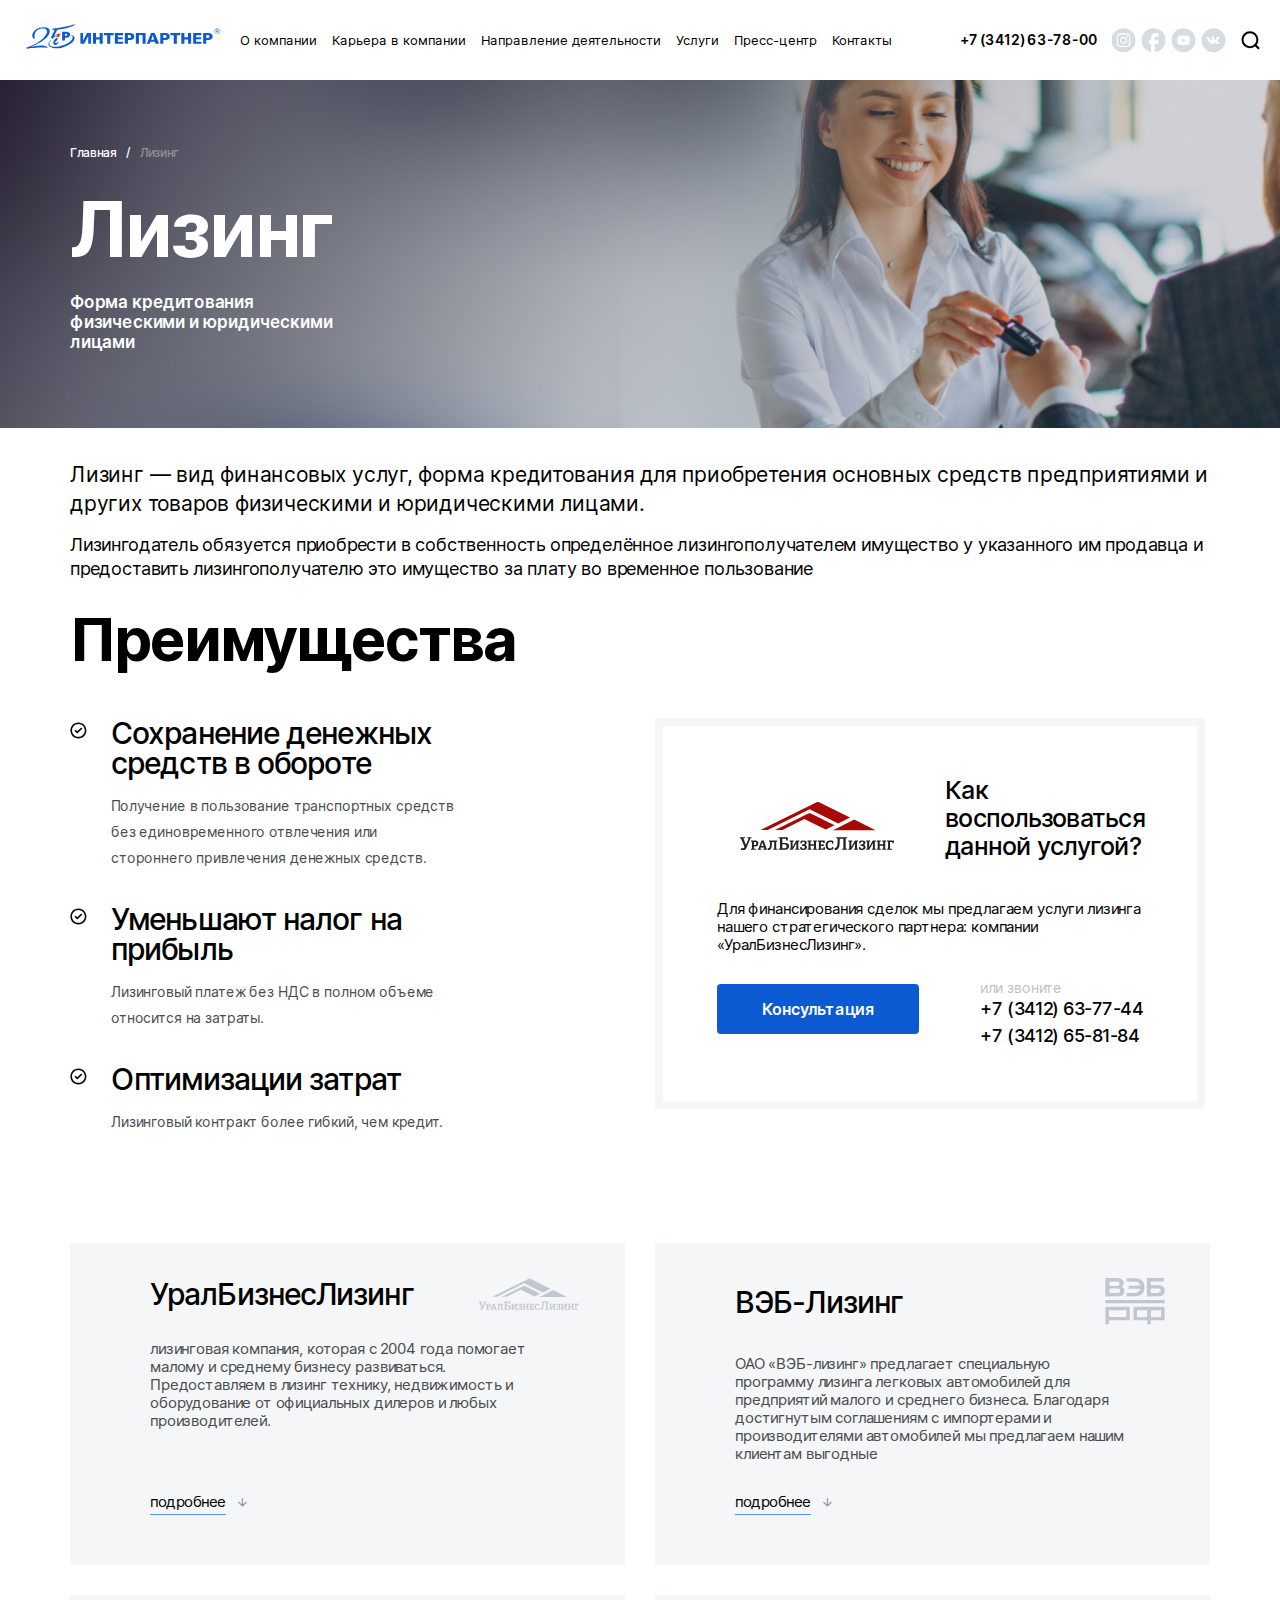
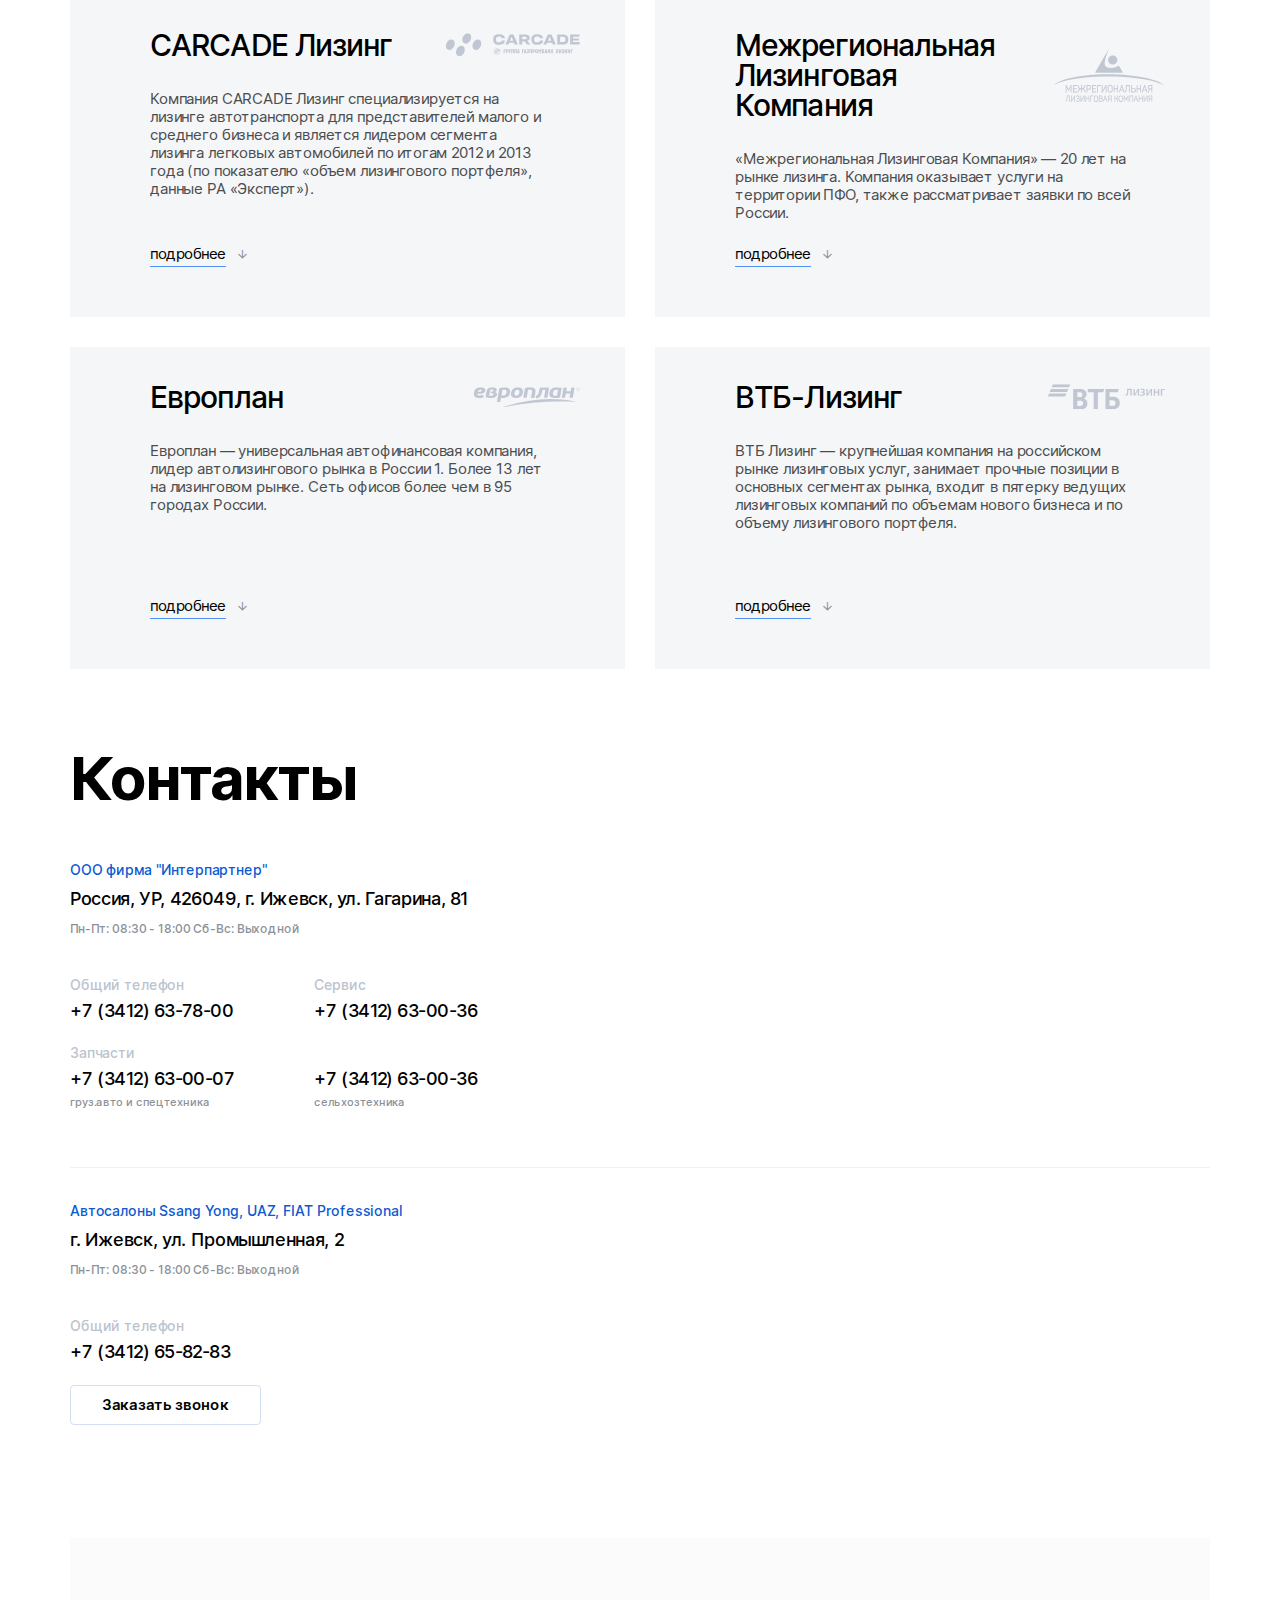
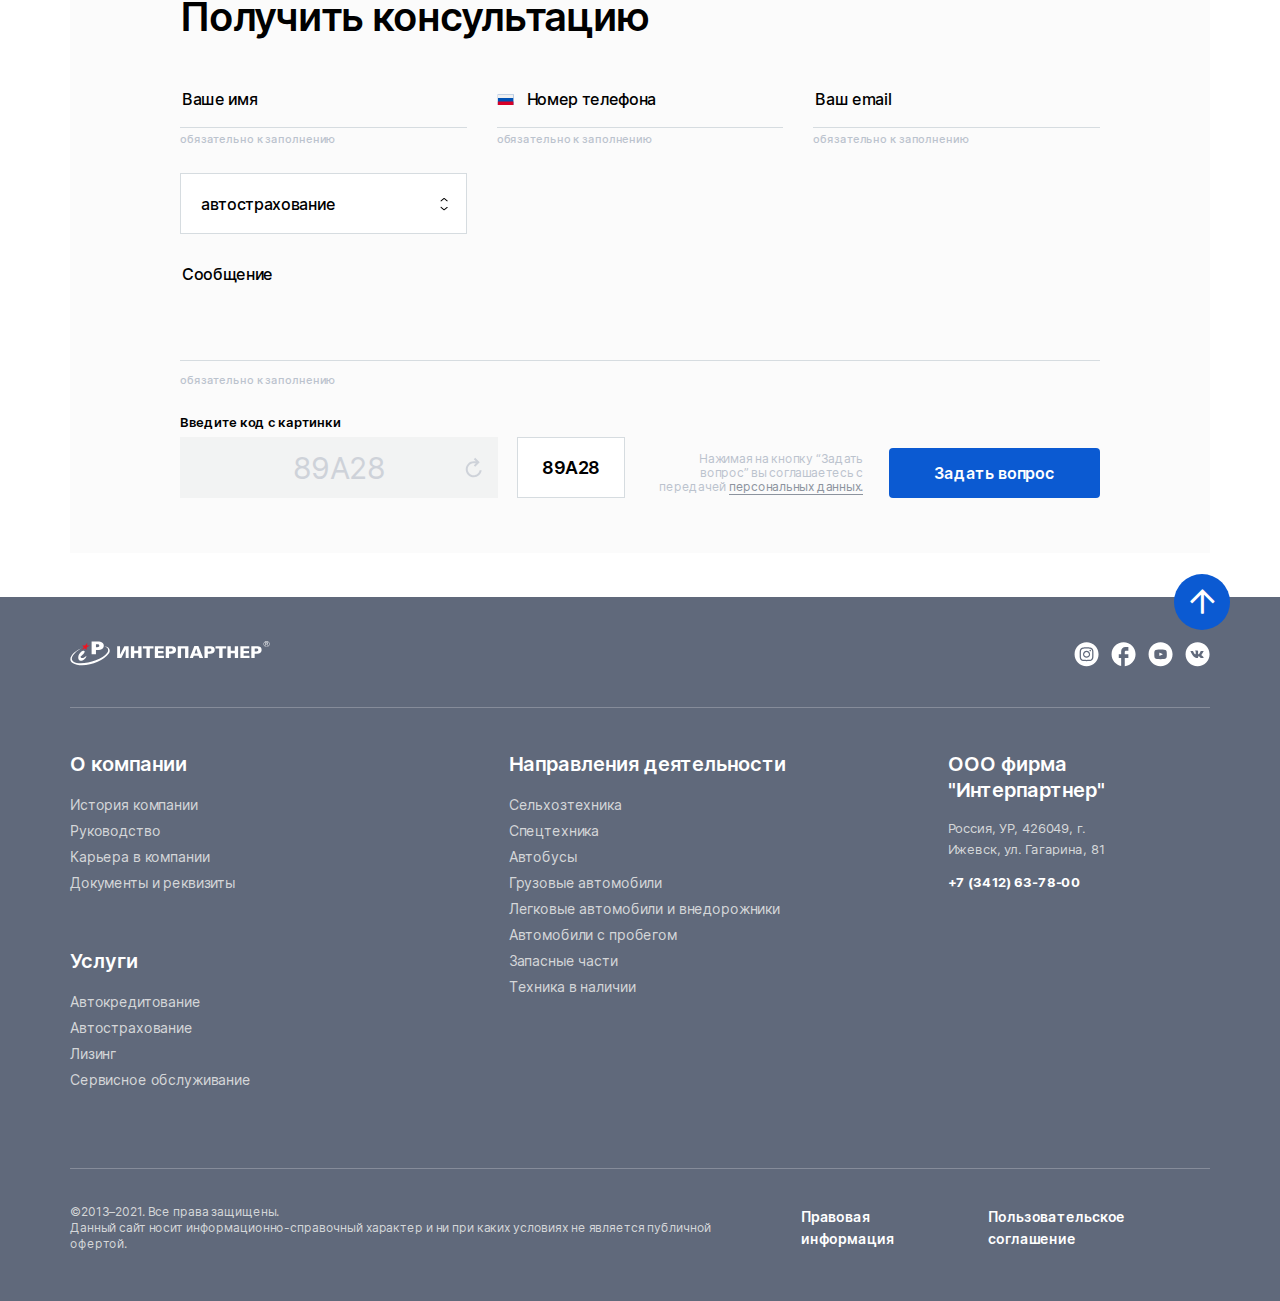
<file: leasing.html>
<!DOCTYPE html>
<!--[if lt IE 7]><html lang="ru" class="lt-ie9 lt-ie8 lt-ie7"><![endif]-->
<!--[if IE 7]><html lang="ru" class="lt-ie9 lt-ie8"><![endif]-->
<!--[if IE 8]><html lang="ru" class="lt-ie9"><![endif]-->
<!--[if gt IE 8]><!-->
<html lang="ru">
<!--<![endif]-->
<head>
	<meta charset="utf-8" />
	<title>Заголовок</title>
	<meta name="description" content="" />
	<meta http-equiv="X-UA-Compatible" content="IE=edge" />
	<meta name="viewport" content="width=device-width, initial-scale=1.0" />
	<meta name="format-detection" content="telephone=no" />
	<link rel="shortcut icon" href="favicon.png" />
	<link rel="stylesheet" href="libs/bootstrap/bootstrap-grid.css" />
	<link rel="stylesheet" href="libs/fontawesome-free-5.12.0-web/css/all.min.css" />
	<link rel="stylesheet" href="libs/fancybox/jquery.fancybox.css" />
	<link rel="stylesheet" href="libs/slick-1.5.9/slick/slick.css" />
	<link rel="stylesheet" href="libs/slick-1.5.9/slick/slick-theme.css" />
	<link rel="stylesheet" href="css/fonts.css" />
	<link rel="stylesheet" href="css/main.css?ver=1.21" />
	<link rel="stylesheet" href="css/media.css?ver=1.21" />
</head>
<body>

	<div class="wrapper">

		<header class="header">
			<div class="container-fluid">
				<div class="header__wrap">
					<a href="#" class="logo">
						<img src="img/logo.svg" alt="alt">
					</a>
					<ul class="menu">
						<li><a href="#">О компании</a></li>
						<li><a href="#">Карьера в компании</a></li>
						<li>
							<a href="#">Направление деятельности</a>
							<ul>
								<li><a href="#">Сельхозтехника</a></li>
								<li><a href="#">Спецтехника</a></li>
								<li><a href="#">Автобусы</a></li>
								<li><a href="#">Грузовые автомобили</a></li>
								<li><a href="#">Легковые автомобили и внедорожники</a></li>
								<li><a href="#">Автомобили с пробегом</a></li>
								<li><a href="#">Запасные части</a></li>
								<li><a href="#">Техника в наличии</a></li>
							</ul>
						</li>
						<li>
							<a href="#">Услуги</a>
							<ul>
								<li><a href="#"><span class="menu__icon"><img src="img/menu1.svg" alt="alt"></span><span>АвтоCтрахование</span></a></li>
								<li><a href="#"><span class="menu__icon"><img src="img/menu2.svg" alt="alt"></span><span>АвтоКредит</span></a></li>
								<li><a href="#"><span class="menu__icon"><img src="img/menu3.svg" alt="alt"></span><span>Лизинг</span></a></li>
								<li><a href="#"><span class="menu__icon"><img src="img/menu4.svg" alt="alt"></span><span>Сервисное обслужвание</span></a></li>
							</ul>
						</li>
						<li><a href="#">Пресс-центр</a></li>
						<li><a href="#">Контакты</a></li>
					</ul>
					<a href="tel:+73412637800" class="phone-main"><img src="img/phone.svg" alt="alt">+7 (3412) 63-78-00</a>
					<ul class="social-list">
						<li><a href="#"><img src="img/instagram.svg" alt="alt"></a></li>
						<li><a href="#"><img src="img/fb.svg" alt="alt"></a></li>
						<li><a href="#"><img src="img/youtube.svg" alt="alt"></a></li>
						<li><a href="#"><img src="img/vk.svg" alt="alt"></a></li>
					</ul>
					<a href="#" class="btn-search"><img src="img/search.svg" alt="alt"></a>
					<span class="btn_nav">
						<span class='sandwich'>
							<span class='sw-topper'></span>
							<span class='sw-footer'></span>
						</span>
					</span>
				</div>
			</div>
			<div class="menu-mobile">
				<div class="menu-mobile__top">
					<a href="#" class="logo">
						<img src="img/logo.svg" alt="alt">
					</a>
					<a href="tel:+73412637800" class="phone-main"><img src="img/phone.svg" alt="alt"></a>
				</div>
				<div class="search-block">
					<input type="text" placeholder="Поиск по сайту">
					<button class="search-block__btn"></button>
				</div>
				<ul class="nav-mobile">
					<li><a href="#">О компании</a></li>
					<li><a href="#">Карьера в компании</a></li>
					<li class="nav-mobile__haschild">
						<a href="#">Направление деятельности</a>
						<div class="nav-mobile__dropdown">
							<div class="nav-mobile__title">Направление деятельности</div>
							<ul>
								<li><a href="#">Сельхозтехника</a></li>
								<li><a href="#">Спецтехника</a></li>
								<li><a href="#">Автобусы</a></li>
								<li><a href="#">Грузовые автомобили</a></li>
								<li><a href="#">Легковые автомобили и внедорожники</a></li>
								<li><a href="#">Автомобили с пробегом</a></li>
								<li><a href="#">Запасные части</a></li>
								<li><a href="#">Техника в наличии</a></li>
							</ul>
						</div>
					</li>
					<li class="nav-mobile__haschild">
						<a href="#">Услуги</a>
						<div class="nav-mobile__dropdown">
							<div class="nav-mobile__title">Услуги</div>
							<ul>
								<li><a href="#"><span class="menu__icon"><img src="img/menu1.svg" alt="alt"></span>АвтоCтрахование</a></li>
								<li><a href="#"><span class="menu__icon"><img src="img/menu2.svg" alt="alt"></span>АвтоКредит</a></li>
								<li><a href="#"><span class="menu__icon"><img src="img/menu3.svg" alt="alt"></span>Лизинг</a></li>
								<li><a href="#"><span class="menu__icon"><img src="img/menu4.svg" alt="alt"></span>Сервисное обслужвание</a></li>
							</ul>
						</div> 
					</li>
					<li><a href="#">Пресс-центр</a></li> 
					<li><a href="#">Контакты</a></li>
				</ul>
				<a href="tel:+73412637800" class="phone-menu">+7 (3412) 63-78-00</a>
				<br>
				<a href="#callback" class="btn-page fancybox">Заказать звонок</a>
				<ul class="social-list">
					<li><a href="#"><img src="img/instagram.svg" alt="alt"></a></li>
					<li><a href="#"><img src="img/fb.svg" alt="alt"></a></li>
					<li><a href="#"><img src="img/youtube.svg" alt="alt"></a></li>
					<li><a href="#"><img src="img/vk.svg" alt="alt"></a></li>
				</ul>
				<div class="menu-copyright">©2013–2021. Все права защищены. Данный сайт носит информационно-справочный характер и ни при каких условиях не является публичной офертой.</div>
				<div class="menu-overlay"></div>
			</div>
			<div class="search-modal">
				<form>
					<div class="input-search">
						<input type="text" placeholder="Поиск по сайту ..." required="required">
					</div>
					<div class="clear-search"><img src="img/close.svg" alt="alt"></div>
					<button class="search-button"><img src="img/search.svg" alt="alt"></button>
				</form>
				<div class="search-overlay"></div>
			</div>
		</header>

		<section class="billbord-page billbord-page_service" style="background-image: url(img/billbord_page8.jpg);">
			<div class="container">
				<ul class="breadcrumbs">
					<li><a href="#">Главная</a></li>
					<li>Лизинг</li>
				</ul>
				<div class="row">
					<div class="col-lg-6">
						<h1 class="title-page">Лизинг</h1>
						<div class="descr-page">Форма кредитования физическими и юридическими лицами</div>
					</div>
				</div>
			</div>
		</section>

		<section class="advantages advantages_simple">
			<div class="container">
				<div class="text-advantages">
					<p>Лизинг — вид финансовых услуг, форма кредитования для приобретения основных средств предприятиями и других товаров физическими и юридическими лицами.</p>
				</div>
				<div class="text-big">
					<p>Лизингодатель обязуется приобрести в собственность определённое лизингополучателем имущество у указанного им продавца и предоставить лизингополучателю это имущество за плату во временное пользование</p>
				</div>
			</div>
		</section>

		<section class="advantages-section">
			<div class="container">
				<h2 class="title-main">Преимущества</h2>
				<div class="row">
					<div class="col-lg-6">
						<div class="advantage-unit">
							<div class="advantage-unit__icon">
								<img src="img/avd.svg" alt="alt">
							</div>
							<div class="advantage-unit__content">
								<div class="advantage-unit__title">Сохранение денежных средств в обороте</div>
								<p>Получение в пользование транспортных средств без единовременного отвлечения или стороннего привлечения денежных средств.</p>
							</div>
						</div>
						<div class="advantage-unit">
							<div class="advantage-unit__icon">
								<img src="img/avd.svg" alt="alt">
							</div>
							<div class="advantage-unit__content">
								<div class="advantage-unit__title">Уменьшают налог на прибыль</div>
								<p>Лизинговый платеж без НДС в полном объеме относится на затраты.</p>
							</div>
						</div>
						<div class="advantage-unit">
							<div class="advantage-unit__icon">
								<img src="img/avd.svg" alt="alt">
							</div>
							<div class="advantage-unit__content">
								<div class="advantage-unit__title">Оптимизации затрат</div>
								<p>Лизинговый контракт более гибкий, чем кредит.</p>
							</div>
						</div>
					</div>
					<div class="col-lg-6">
						<div class="info-insurance info-insurance_leasing">
							<div class="row row_top-insurance">
								<div class="col-6">
									<div class="info-insurance__icon">
										<img src="img/ic_leasing.svg" alt="alt">
									</div>
								</div>
								<div class="col-6">
									<div class="info-insurance__name">Как воспользоваться данной услугой?</div>
								</div>
							</div>
							<div class="info-insurance__description">
								<p>Для финансирования сделок мы предлагаем услуги лизинга нашего стратегического партнера: компании «УралБизнесЛизинг».</p>
							</div>
							<div class="info-insurance__bottom">
								<a href="#modal-consultation" class="btn-main btn-main_block fancybox">Консультация</a>
								<div>
									<div class="info-insurance__text">или звоните </div>
									<a href="te:+73412637744" class="info-insurance__phone">+7 (3412) 63-77-44</a>
									<br>
									<a href="te:+73412658184" class="info-insurance__phone">+7 (3412) 65-81-84</a>
								</div>
							</div>
						</div>
					</div>
				</div>
			</div>
		</section>

		<div class="services-leasing">
			<div class="container">
				<div class="row">
					<div class="col-lg-6">
						<div class="leasing-block">
							<div class="leasing-block__head">
								<div class="title-common">УралБизнесЛизинг</div>
								<img src="img/ic_leas1.svg" alt="alt">
							</div>
							<div class="leasing-block__main">
								<p>лизинговая компания, которая с 2004 года помогает малому и среднему бизнесу развиваться. Предоставляем в лизинг технику, недвижимость и оборудование от официальных дилеров и любых производителей.</p>
								<div class="leasing-block__content">
									<p>Компания была создана в 2003 году. С июля 2008 года входит в Группу Внешэкономбанка.</p>
									<p><strong>Основными направлениями деятельности Компании являются:</strong></p>
									<ul>
										<li>лизинг высокотехнологического оборудования;</li>
										<li>лизинг подвижного состава;</li>
										<li>лизинг авиационной техники и агрегатов;</li>
										<li>лизинг морских и речных судов;</li>
										<li>лизинг автомобилей и спец. техники.</li>
									</ul>
									<div class="leasing-block__contacts">
										<a href="tel:+74959814240">+7 (495) 981-42-40</a>
										<a href="#">www.veb-leasing.ru</a>
									</div>
									<a href="#modal-consultation" class="btn-main btn-main_block fancybox">Консультация</a>
								</div>
								<a href="#" class="link-more"><span>подробнее</span> <i class="far fa-arrow-down"></i></a>
							</div>
						</div>
					</div>
					<div class="col-lg-6">
						<div class="leasing-block">
							<div class="leasing-block__head">
								<div class="title-common">ВЭБ-Лизинг</div>
								<img src="img/ic_leas2.svg" alt="alt">
							</div>
							<div class="leasing-block__main">
								<p>ОАО «ВЭБ-лизинг» предлагает специальную программу лизинга легковых автомобилей для предприятий малого и среднего бизнеса. Благодаря достигнутым соглашениям c импортерами и производителями автомобилей мы предлагаем нашим клиентам выгодные </p>
								<div class="leasing-block__content">
									<p>Компания была создана в 2003 году. С июля 2008 года входит в Группу Внешэкономбанка.</p>
									<p><strong>Основными направлениями деятельности Компании являются:</strong></p>
									<ul>
										<li>лизинг высокотехнологического оборудования;</li>
										<li>лизинг подвижного состава;</li>
										<li>лизинг авиационной техники и агрегатов;</li>
										<li>лизинг морских и речных судов;</li>
										<li>лизинг автомобилей и спец. техники.</li>
									</ul>
									<div class="leasing-block__contacts">
										<a href="tel:+74959814240">+7 (495) 981-42-40</a>
										<a href="#">www.veb-leasing.ru</a>
									</div>
									<a href="#modal-consultation" class="btn-main btn-main_block fancybox">Консультация</a>
								</div>
								<a href="#" class="link-more"><span>подробнее</span> <i class="far fa-arrow-down"></i></a>
							</div>
						</div>
					</div>
					<div class="col-lg-6">
						<div class="leasing-block">
							<div class="leasing-block__head">
								<div class="title-common">CARCADE Лизинг</div>
								<img src="img/ic_leas3.svg" alt="alt">
							</div>
							<div class="leasing-block__main">
								<p>Компания CARCADE Лизинг специализируется на лизинге автотранспорта для представителей малого и среднего бизнеса и является лидером сегмента лизинга легковых автомобилей по итогам 2012 и 2013 года (по показателю «объем лизингового портфеля», данные РА «Эксперт»).</p>
								<div class="leasing-block__content">
									<p>Компания была создана в 2003 году. С июля 2008 года входит в Группу Внешэкономбанка.</p>
									<p><strong>Основными направлениями деятельности Компании являются:</strong></p>
									<ul>
										<li>лизинг высокотехнологического оборудования;</li>
										<li>лизинг подвижного состава;</li>
										<li>лизинг авиационной техники и агрегатов;</li>
										<li>лизинг морских и речных судов;</li>
										<li>лизинг автомобилей и спец. техники.</li>
									</ul>
									<div class="leasing-block__contacts">
										<a href="tel:+74959814240">+7 (495) 981-42-40</a>
										<a href="#">www.veb-leasing.ru</a>
									</div>
									<a href="#modal-consultation" class="btn-main btn-main_block fancybox">Консультация</a>
								</div>
								<a href="#" class="link-more"><span>подробнее</span> <i class="far fa-arrow-down"></i></a>
							</div>
						</div>
					</div>
					<div class="col-lg-6">
						<div class="leasing-block">
							<div class="leasing-block__head">
								<div class="title-common">Межрегиональная Лизинговая Компания</div>
								<img src="img/ic_leas4.svg" alt="alt">
							</div>
							<div class="leasing-block__main">
								<p>«Межрегиональная Лизинговая Компания» — 20 лет на рынке лизинга. Компания оказывает услуги на территории ПФО, также рассматривает заявки по всей России.</p>
								<div class="leasing-block__content">
									<p>Компания была создана в 2003 году. С июля 2008 года входит в Группу Внешэкономбанка.</p>
									<p><strong>Основными направлениями деятельности Компании являются:</strong></p>
									<ul>
										<li>лизинг высокотехнологического оборудования;</li>
										<li>лизинг подвижного состава;</li>
										<li>лизинг авиационной техники и агрегатов;</li>
										<li>лизинг морских и речных судов;</li>
										<li>лизинг автомобилей и спец. техники.</li>
									</ul>
									<div class="leasing-block__contacts">
										<a href="tel:+74959814240">+7 (495) 981-42-40</a>
										<a href="#">www.veb-leasing.ru</a>
									</div>
									<a href="#modal-consultation" class="btn-main btn-main_block fancybox">Консультация</a>
								</div>
								<a href="#" class="link-more"><span>подробнее</span> <i class="far fa-arrow-down"></i></a>
							</div>
						</div>
					</div>
					<div class="col-lg-6">
						<div class="leasing-block">
							<div class="leasing-block__head">
								<div class="title-common">Европлан</div>
								<img src="img/ic_leas5.svg" alt="alt">
							</div>
							<div class="leasing-block__main">
								<p>Европлан — универсальная автофинансовая компания, лидер автолизингового рынка в России 1. Более 13 лет на лизинговом рынке. Сеть офисов более чем в 95 городах России.</p>
								<div class="leasing-block__content">
									<p>Компания была создана в 2003 году. С июля 2008 года входит в Группу Внешэкономбанка.</p>
									<p><strong>Основными направлениями деятельности Компании являются:</strong></p>
									<ul>
										<li>лизинг высокотехнологического оборудования;</li>
										<li>лизинг подвижного состава;</li>
										<li>лизинг авиационной техники и агрегатов;</li>
										<li>лизинг морских и речных судов;</li>
										<li>лизинг автомобилей и спец. техники.</li>
									</ul>
									<div class="leasing-block__contacts">
										<a href="tel:+74959814240">+7 (495) 981-42-40</a>
										<a href="#">www.veb-leasing.ru</a>
									</div>
									<a href="#modal-consultation" class="btn-main btn-main_block fancybox">Консультация</a>
								</div>
								<a href="#" class="link-more"><span>подробнее</span> <i class="far fa-arrow-down"></i></a>
							</div>
						</div>
					</div>
					<div class="col-lg-6">
						<div class="leasing-block">
							<div class="leasing-block__head">
								<div class="title-common">ВТБ-Лизинг</div>
								<img src="img/ic_leas6.svg" alt="alt">
							</div>
							<div class="leasing-block__main">
								<p>ВТБ Лизинг — крупнейшая компания на российском рынке лизинговых услуг, занимает прочные позиции в основных сегментах рынка, входит в пятерку ведущих лизинговых компаний по объемам нового бизнеса и по объему лизингового портфеля.</p>
								<div class="leasing-block__content">
									<p>Компания была создана в 2003 году. С июля 2008 года входит в Группу Внешэкономбанка.</p>
									<p><strong>Основными направлениями деятельности Компании являются:</strong></p>
									<ul>
										<li>лизинг высокотехнологического оборудования;</li>
										<li>лизинг подвижного состава;</li>
										<li>лизинг авиационной техники и агрегатов;</li>
										<li>лизинг морских и речных судов;</li>
										<li>лизинг автомобилей и спец. техники.</li>
									</ul>
									<div class="leasing-block__contacts">
										<a href="tel:+74959814240">+7 (495) 981-42-40</a>
										<a href="#">www.veb-leasing.ru</a>
									</div>
									<a href="#modal-consultation" class="btn-main btn-main_block fancybox">Консультация</a>
								</div>
								<a href="#" class="link-more"><span>подробнее</span> <i class="far fa-arrow-down"></i></a>
							</div>
						</div>
					</div>
				</div>
			</div>
		</div>

		<section class="contacts">
			<div class="container">
				<h2 class="title-main">Контакты</h2>
				<div class="contact-block">
					<div class="row">
						<div class="col-lg-5">
							<div class="contact-block__title">ООО фирма "Интерпартнер"</div>
							<div class="contact-block__address">Россия, УР, 426049, г. Ижевск, ул. Гагарина, 81</div>
							<div class="contact-block__time">Пн-Пт:  08:30 - 18:00     Сб-Вс: Выходной</div>
							<div class="row align-items-end">
								<div class="col-6">
									<div class="contact-block__item">
										<div class="title-contact">Общий телефон</div>
										<a href="tel:+73412637800" class="phone-contact">+7 (3412) 63-78-00</a>
									</div>
								</div>
								<div class="col-6">
									<div class="contact-block__item">
										<div class="title-contact">Сервис</div>
										<a href="tel:+73412630036" class="phone-contact">+7 (3412) 63-00-36</a>
									</div>
								</div>
								<div class="col-6">
									<div class="contact-block__item">
										<div class="title-contact">Запчасти</div>
										<a href="tel:+73412630007" class="phone-contact">+7 (3412) 63-00-07</a>
										<div class="descr-contact">груз.авто и спецтехника</div>
									</div>
								</div>
								<div class="col-6">
									<div class="contact-block__item">
										<a href="tel:+73412630036" class="phone-contact">+7 (3412) 63-00-36</a>
										<div class="descr-contact">сельхозтехника</div>
									</div>
								</div>
							</div>
						</div>
						<div class="col-lg-7">
							<div id="map-contact1" class="map-main"></div>
						</div>
					</div>
				</div>
				<div class="contact-block">
					<div class="row">
						<div class="col-lg-5">
							<div class="contact-block__title">Автосалоны Ssang Yong, UAZ, FIAT Professional</div>
							<div class="contact-block__address">г. Ижевск, ул. Промышленная, 2</div>
							<div class="contact-block__time">Пн-Пт:  08:30 - 18:00     Сб-Вс: Выходной</div>
							<div class="row align-items-end">
								<div class="col-6">
									<div class="contact-block__item">
										<div class="title-contact">Общий телефон</div>
										<a href="tel:+73412658283" class="phone-contact">+7 (3412) 65-82-83</a>
									</div>
								</div>
							</div>
							<a href="#callback" class="btn-page fancybox">Заказать звонок</a>
						</div>
						<div class="col-lg-7">
							<div id="map-contact2" class="map-main"></div>
						</div>
					</div>
				</div>
			</div>
		</section>

		<section class="section-form">
			<div class="container">
				<div class="form-block">
					<div class="title-content">Получить консультацию</div>
					<form>
						<div class="row">
							<div class="col-lg-4 col-md-6">
								<div class="item-form">
									<input type="text" placeholder="Ваше имя" required="required">
									<div class="descr-input">обязательно к заполнению</div>
								</div>
							</div>
							<div class="col-lg-4 col-md-6">
								<div class="item-form">
									<input type="text" placeholder="Номер телефона" class="input-phone" required="required">
									<div class="descr-input">обязательно к заполнению</div>
								</div>
							</div>
							<div class="col-lg-4 col-md-6">
								<div class="item-form">
									<input type="email" placeholder="Ваш email" required="required">
									<div class="descr-input">обязательно к заполнению</div>
								</div>
							</div>
							<div class="col-lg-4 col-md-6">
								<div class="item-form">
									<select>
										<option value="1">автострахование</option>
										<option value="1">автострахование</option>
										<option value="1">автострахование</option>
										<option value="1">автострахование</option>
									</select>
								</div>
							</div>
							<div class="col-lg-12">
								<div class="item-form">
									<textarea placeholder="Сообщение"></textarea>
									<div class="descr-input">обязательно к заполнению</div>
								</div>
							</div>
						</div>
						<div class="row align-items-end">
							<div class="col-lg-6">
								<div class="capcha-block">
									<div class="capcha-block__title">Введите код с картинки</div>
									<div class="capcha__wrap">
										<div class="capcha-value">
											<div class="capcha__text">89A28</div>
											<div class="capcha__reload">
												<img src="img/reload.svg" alt="alt">
											</div>
										</div>
										<input type="text" class="input-capcha" value="89A28">
									</div>
								</div>
							</div>
							<div class="col-lg-6">
								<div class="right-form">
									<div class="form-agreement">Нажимая на кнопку “Задать вопрос” вы соглашаетесь с передачей <a href="#">персональных данных.</a></div>
									<button class="btn-main btn-main_block">Задать вопрос</button>
								</div>
							</div>
						</div>
					</form>
				</div>
			</div>
		</section>

		<footer class="footer">
			<a href="#" class="btn_top default"><i class="far fa-arrow-up"></i></a>
			<div class="container">
				<div class="footer__top">
					<a href="#" class="logo">
						<img src="img/logo2.svg" alt="alt">
					</a>
					<ul class="social-list">
						<li><a href="#"><img src="img/instagram2.svg" alt="alt"></a></li>
						<li><a href="#"><img src="img/fb2.svg" alt="alt"></a></li>
						<li><a href="#"><img src="img/youtube2.svg" alt="alt"></a></li>
						<li><a href="#"><img src="img/vk2.svg" alt="alt"></a></li>
					</ul>
				</div>
				<div class="row">
					<div class="col-lg">
						<div class="footer__title footer__title_mob">О компании <i class="fal fa-angle-down"></i></div>
						<div class="footer__content">
							<ul class="footer__nav">
								<li><a href="#">История компании</a></li>
								<li><a href="#">Руководство</a></li>
								<li><a href="#">Карьера в компании</a></li>
								<li><a href="#">Документы и реквизиты</a></li>
							</ul>
						</div>
						<br>
						<br>
						<div class="footer__title footer__title_mob">Услуги <i class="fal fa-angle-down"></i></div>
						<div class="footer__content">
							<ul class="footer__nav">
								<li><a href="#">Автокредитование</a></li>
								<li><a href="#">Автострахование</a></li>
								<li><a href="#">Лизинг</a></li>
								<li><a href="#">Сервисное обслуживание</a></li>
							</ul>
						</div>
					</div>
					<div class="col-lg">
						<div class="footer__title footer__title_mob">Направления деятельности <i class="fal fa-angle-down"></i></div>
						<div class="footer__content">
							<ul class="footer__nav">
								<li><a href="#">Сельхозтехника</a></li>
								<li><a href="#">Спецтехника</a></li>
								<li><a href="#">Автобусы</a></li>
								<li><a href="#">Грузовые автомобили</a></li>
								<li><a href="#">Легковые автомобили и внедорожники</a></li>
								<li><a href="#">Автомобили с пробегом</a></li>
								<li><a href="#">Запасные части</a></li>
								<li><a href="#">Техника в наличии</a></li>
							</ul>
						</div>
					</div>
					<div class="col-lg-3">
						<div class="footer__title">ООО фирма "Интерпартнер"</div>
						<div class="footer__contacts">
							<p>Россия, УР, 426049, г. <br>Ижевск, ул. Гагарина, 81</p>
							<div><a href="tel:+73412637800">+7 (3412) 63-78-00 </a></div>
						</div>
					</div>
				</div>
				<div class="footer__bottom">
					<p>©2013–2021. Все права защищены. <br>Данный сайт носит информационно-справочный характер и ни при каких условиях не является публичной офертой.</p>
					<a href="#">Правовая информация</a>
					<a href="#">Пользовательское соглашение</a>
				</div>
			</div>
		</footer>

	</div>

	<div id="modal-consultation" class="modal-block">
		<div class="modal-wrap">
			<div class="title-content">Консультация</div>
			<div class="descr-modal">Заполните форму, мы в самое ближайшее время свяжемся с Вами и ответим на все вопросы</div>
			<form>
				<div class="item-form">
					<input type="text" placeholder="Ваше имя" required="required">
					<div class="descr-input">обязательно к заполнению</div>
				</div>
				<div class="item-form">
					<input type="text" placeholder="Номер телефона" class="input-phone" required="required">
					<div class="descr-input">обязательно к заполнению</div>
				</div>
				<div class="item-form">
					<input type="email" placeholder="Ваш email" required="required">
					<div class="descr-input">обязательно к заполнению</div>
				</div>
				<div class="item-form">
					<select>
						<option value="1">автострахование</option>
						<option value="1">автострахование</option>
						<option value="1">автострахование</option>
						<option value="1">автострахование</option>
					</select>
				</div>
				<div class="item-form">
					<textarea placeholder="Сообщение"></textarea>
					<div class="descr-input">обязательно к заполнению</div>
				</div>
				<div class="capcha-block">
					<div class="capcha-block__title">Введите код с картинки</div>
					<div class="capcha__wrap">
						<div class="capcha-value">
							<div class="capcha__text">89A28</div>
							<div class="capcha__reload">
								<img src="img/reload.svg" alt="alt">
							</div>
						</div>
						<input type="text" class="input-capcha" value="89A28">
					</div>
				</div>
				<button class="btn-main btn-main_block">Задать вопрос</button>
				<div class="form-agreement">Нажимая на кнопку “Задать вопрос” вы соглашаетесь с передачей <a href="#">персональных данных.</a></div>
			</form>
		</div>
	</div>

	<div id="thanks" class="modal-block">
		<div class="modal-wrap">
			<img src="img/arrow_big.svg" alt="alt">
			<div class="title-content">Спасибо!</div>
			<div class="descr-modal">Ваше сообщение отправлено!  В самое короткое время мы свяжемся с Вами</div>
			<button class="btn-main btn-main_block">Хорошо, спасибо!</button>
		</div>
	</div>

	<div id="callback" class="modal-block">
		<div class="modal-wrap">
			<div class="title-content">Заказать звонок</div>
			<div class="descr-modal">Заполните форму, мы в самое ближайшее время свяжемся с Вами и ответим на все вопросы</div>
			<form>
				<div class="item-form">
					<input type="text" placeholder="Ваше имя" required="required">
					<div class="descr-input">обязательно к заполнению</div>
				</div>
				<div class="item-form">
					<input type="text" placeholder="Номер телефона" class="input-phone" required="required">
					<div class="descr-input">обязательно к заполнению</div>
				</div>
				<div class="capcha-block">
					<div class="capcha-block__title">Введите код с картинки</div>
					<div class="capcha__wrap">
						<div class="capcha-value">
							<div class="capcha__text">89A28</div>
							<div class="capcha__reload">
								<img src="img/reload.svg" alt="alt">
							</div>
						</div>
						<input type="text" class="input-capcha" value="89A28">
					</div>
				</div>
				<button class="btn-main btn-main_block">Заказать звонок</button>
				<div class="form-agreement">Нажимая на кнопку “Задать вопрос” вы соглашаетесь с передачей <a href="#">персональных данных.</a></div>
			</form>
		</div>
	</div>
	<!--[if lt IE 9]>
	<script src="libs/html5shiv/es5-shim.min.js"></script>
	<script src="libs/html5shiv/html5shiv.min.js"></script>
	<script src="libs/html5shiv/html5shiv-printshiv.min.js"></script>
	<script src="libs/respond/respond.min.js"></script>
<![endif]-->
<script src="libs/jquery/jquery-1.11.1.min.js"></script>
<script src="libs/jquery-mousewheel/jquery.mousewheel.min.js"></script>
<script src="libs/fancybox/jquery.fancybox.pack.js"></script>
<script src="libs/slick-1.5.9/slick/slick.min.js"></script>
<script src="libs/scroll2id/PageScroll2id.min.js"></script>
<script src="libs/mask/jquery.maskedinput.js"></script>
<script src="libs/sly/sly.js"></script>
<script src="libs/jQueryFormStyler-master/jquery.formstyler.min.js"></script>
<script src="js/common.js?ver=1.21"></script>
<script src="https://api-maps.yandex.ru/2.1/?lang=ru_RU"></script>
<script>
	$(document).ready(function() {
		ymaps.ready(init);

		function init() {
			var myMap = new ymaps.Map('map-contact1', {
				center: [56.781890, 53.180637],
				zoom: 17
			}, {
				searchControlProvider: 'yandex#search'
			});		

			myPlacemark1 = new ymaps.Placemark([56.781986, 53.179771], {
				balloonContent: '<div class="balloon"><div class="balloon__title">ООО фирма "Интерпартнер"</div><div class="balloon__address">Ижевск, ул. Гагарина, 81</div><div class="balloon__time">Пн-Пт:  08:30 - 18:00 <br>Сб-Вс: Выходной</div></div>'
			}, {
				iconLayout: 'default#image',
				iconImageHref: 'img/pin.svg',
				hideIconOnBalloonOpen: false,
				iconImageSize: [52, 58],
				iconImageOffset: [-26, -58],
				balloonOffset: [ 90, -10]
			});

			myMap.controls.remove('searchControl');
			myMap.controls.remove('typeSelector'); 
			myMap.controls.remove('trafficControl'); 
			myMap.behaviors.disable('scrollZoom');
			myMap.geoObjects.add(myPlacemark1);
			myPlacemark1.balloon.open();

			{
				if ($(window).width() < 1200) { 
					myPlacemark1.balloon.close();
					myMap.setCenter([56.781986, 53.179771]);
				}
			}
		}
	});

	$(document).ready(function() {
		ymaps.ready(init);

		function init() {
			var myMap = new ymaps.Map('map-contact2', {
				center: [56.833379, 53.233470],
				zoom: 17
			}, {
				searchControlProvider: 'yandex#search'
			});		

			myPlacemark1 = new ymaps.Placemark([56.833082, 53.232268], {
				balloonContent: '<div class="balloon"><div class="balloon__title">Автосалоны Ssang Yong, UAZ, FIAT Professional</div><div class="balloon__address">Ижевск, </br>ул. Промышленная, 2</div><div class="balloon__time">Пн-Пт:  08:30 - 18:00 <br>Сб-Вс: Выходной</div></div>'
			}, {
				iconLayout: 'default#image',
				iconImageHref: 'img/pin.svg',
				hideIconOnBalloonOpen: false,
				iconImageSize: [52, 58],
				iconImageOffset: [-26, -58],
				balloonOffset: [ 90, -10]
			});

			myMap.controls.remove('searchControl');
			myMap.controls.remove('typeSelector'); 
			myMap.controls.remove('trafficControl'); 
			myMap.behaviors.disable('scrollZoom');
			myMap.geoObjects.add(myPlacemark1);
			myPlacemark1.balloon.open();

			{
				if ($(window).width() < 1200) { 
					myPlacemark1.balloon.close();
					myMap.setCenter([56.833082, 53.232268]);
				}
			}
		}
	});
</script>
<!-- Yandex.Metrika counter --><!-- /Yandex.Metrika counter -->
<!-- Google Analytics counter --><!-- /Google Analytics counter -->
</body>
</html>
</file>
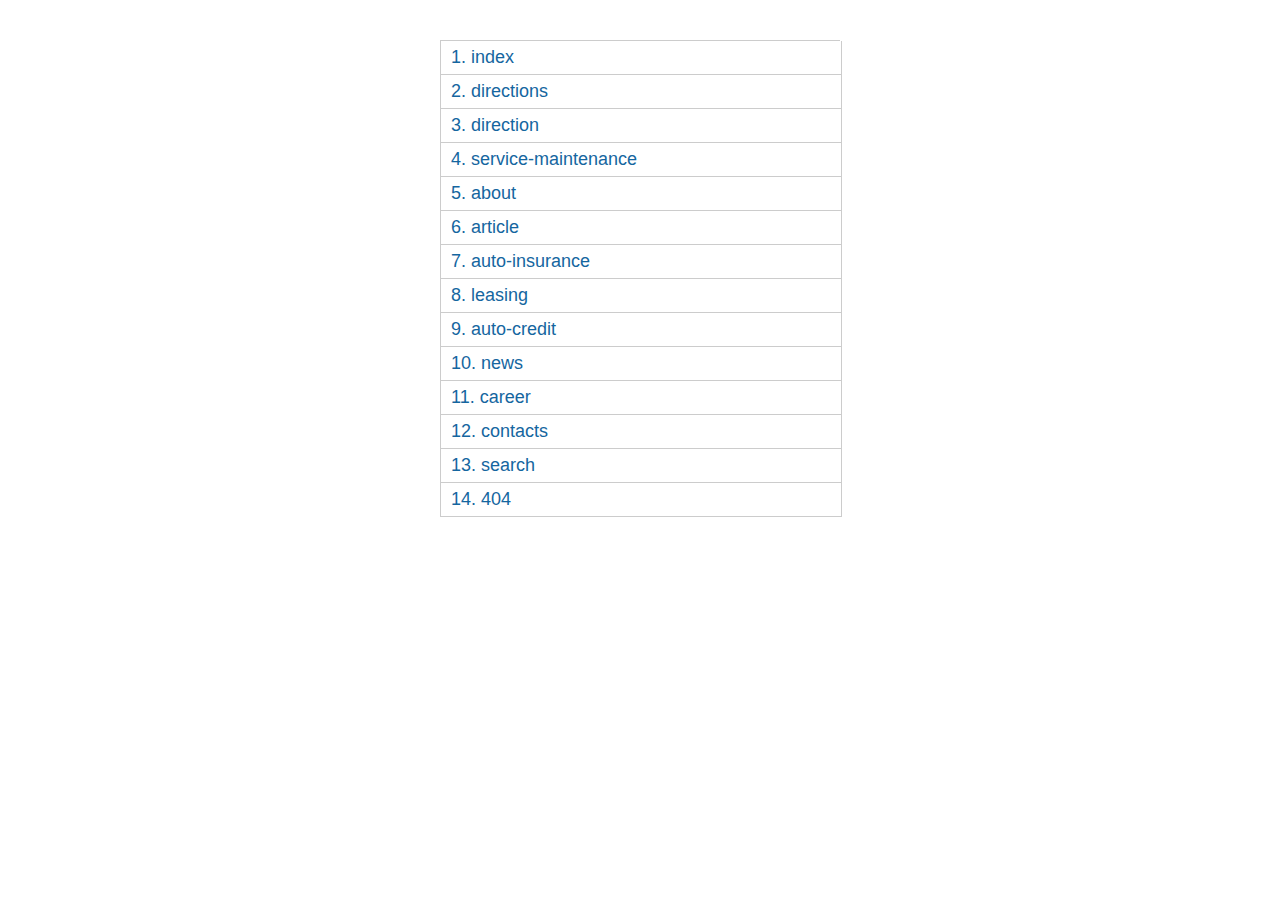
<file: map.html>
<!DOCTYPE html>
<!--[if lt IE 7]><html lang="ru" class="lt-ie9 lt-ie8 lt-ie7"><![endif]-->
<!--[if IE 7]><html lang="ru" class="lt-ie9 lt-ie8"><![endif]-->
<!--[if IE 8]><html lang="ru" class="lt-ie9"><![endif]-->
<!--[if gt IE 8]><!-->
<html lang="ru">
<!--<![endif]-->
<head>
	<meta charset="utf-8" />
	<title>Заголовок</title>
	<meta name="description" content="" />
	<meta http-equiv="X-UA-Compatible" content="IE=edge" />
	<meta name="viewport" content="width=device-width, initial-scale=1.0" />
</head>
<body>

	<div class="wrapper">
		<div class="count_pages">
			<ul> 
				<li><a href="index.html" target="_blanck">index</a></li>
				<li><a href="directions.html" target="_blanck">directions</a></li>
				<li><a href="direction.html" target="_blanck">direction</a></li>
				<li><a href="service-maintenance.html" target="_blanck">service-maintenance</a></li>
				<li><a href="about.html" target="_blanck">about</a></li>
				<li><a href="article.html" target="_blanck">article</a></li>
				<li><a href="auto-insurance.html" target="_blanck">auto-insurance</a></li>
				<li><a href="leasing.html" target="_blanck">leasing</a></li>
				<li><a href="auto-credit.html" target="_blanck">auto-credit</a></li>
				<li><a href="news.html" target="_blanck">news</a></li> 
				<li><a href="career.html" target="_blanck">career</a></li>
				<li><a href="contacts.html" target="_blanck">contacts</a></li>
				<li><a href="search.html" target="_blanck">search</a></li>
				<li><a href="404.html" target="_blanck">404</a></li>
			</ul>  
		</div>  
	</div> 

	<style>  
		.count_pages a:before {
			counter-increment: list1;
			content: counter(list1) ". "; 
		}
		.count_pages li {
			list-style: none;
			margin-bottom: 0px;
			border: 1px solid #ccc;
			border-top: none;
			width: 100%; 
		}
		.count_pages {
			margin: 0;
			width: 400px;
			margin: auto;
			font-family: sans-serif;
			margin-top: 40px;
			max-width: 100%;
			border-top: 1px solid #ccc;
			counter-reset: list1;
			margin-bottom: 40px;
		}
		.count_pages ul {
			margin: 0;
			padding: 0;
		}
		.count_pages a {
			font-size: 18px;
			color: #15669F;
			text-decoration: none;
			display: block;
			padding: 6px 10px;
		}
	</style>
</body>
</html>
</file>
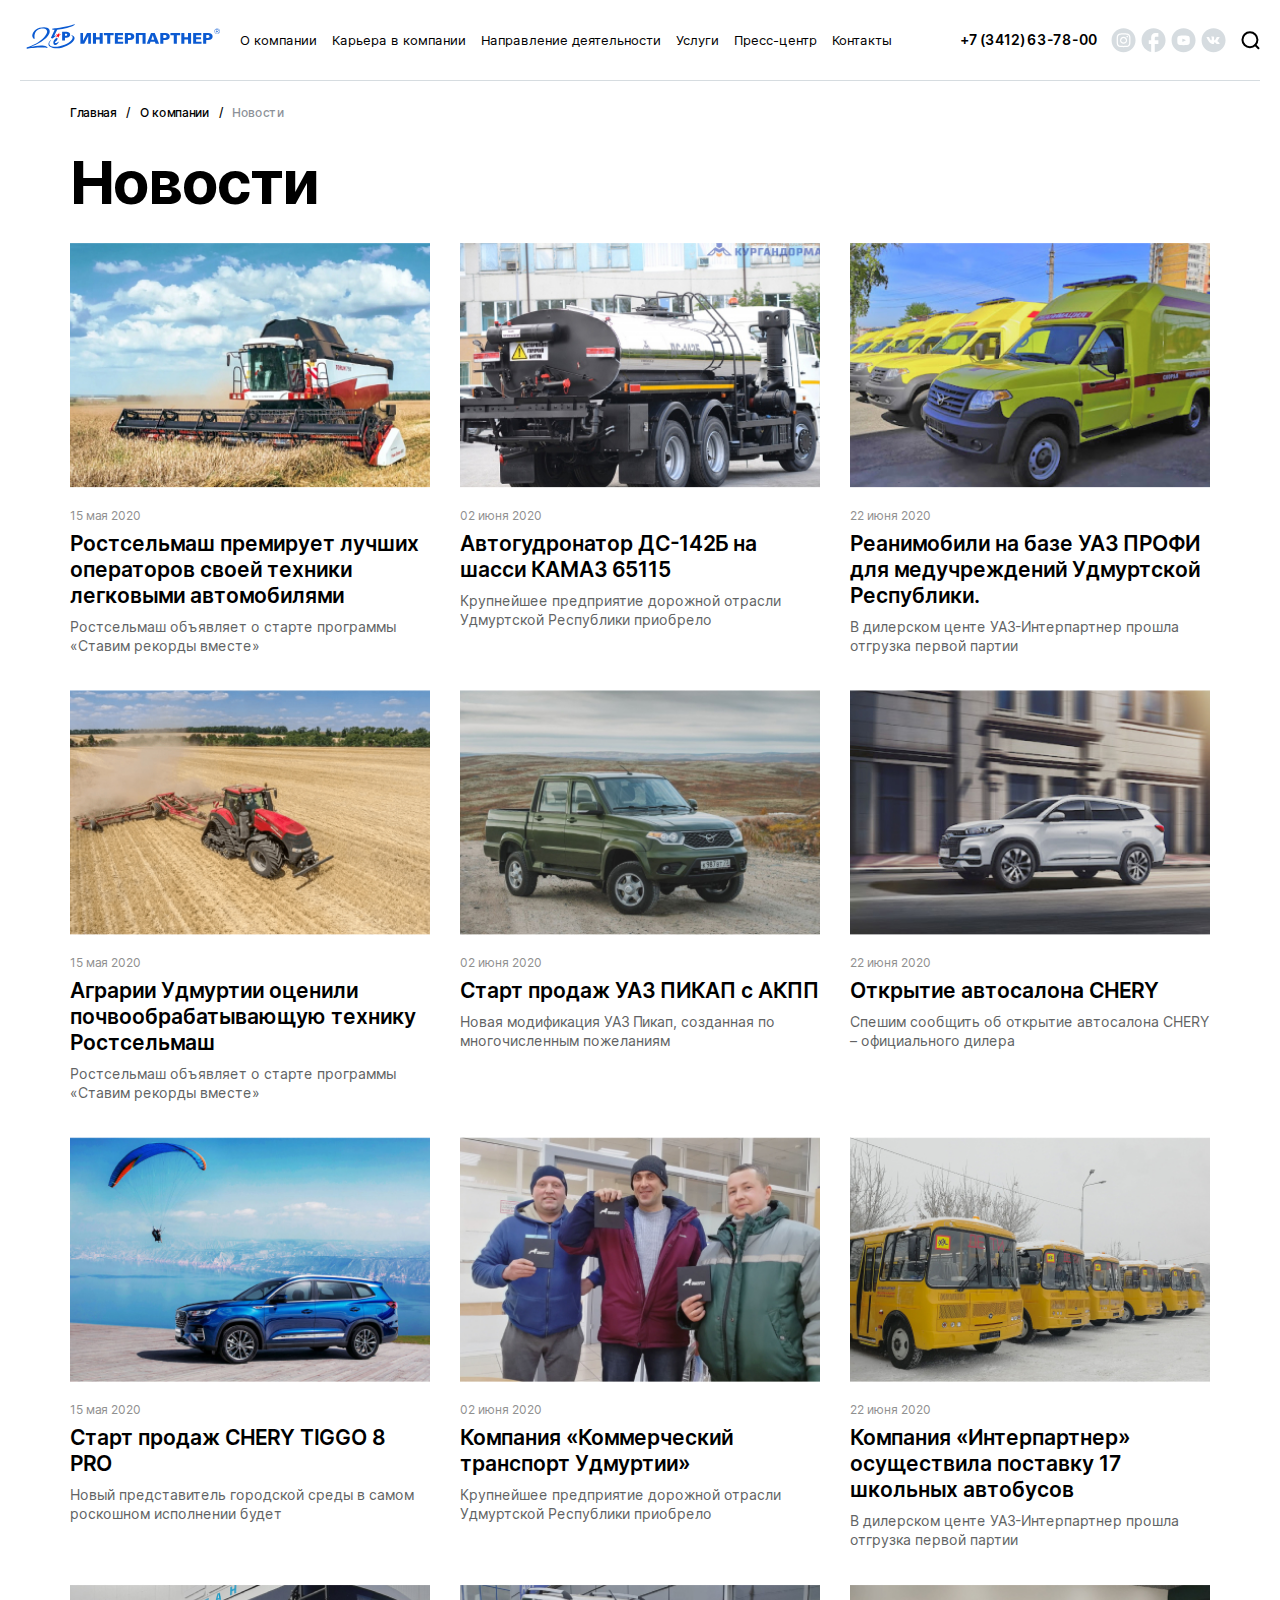
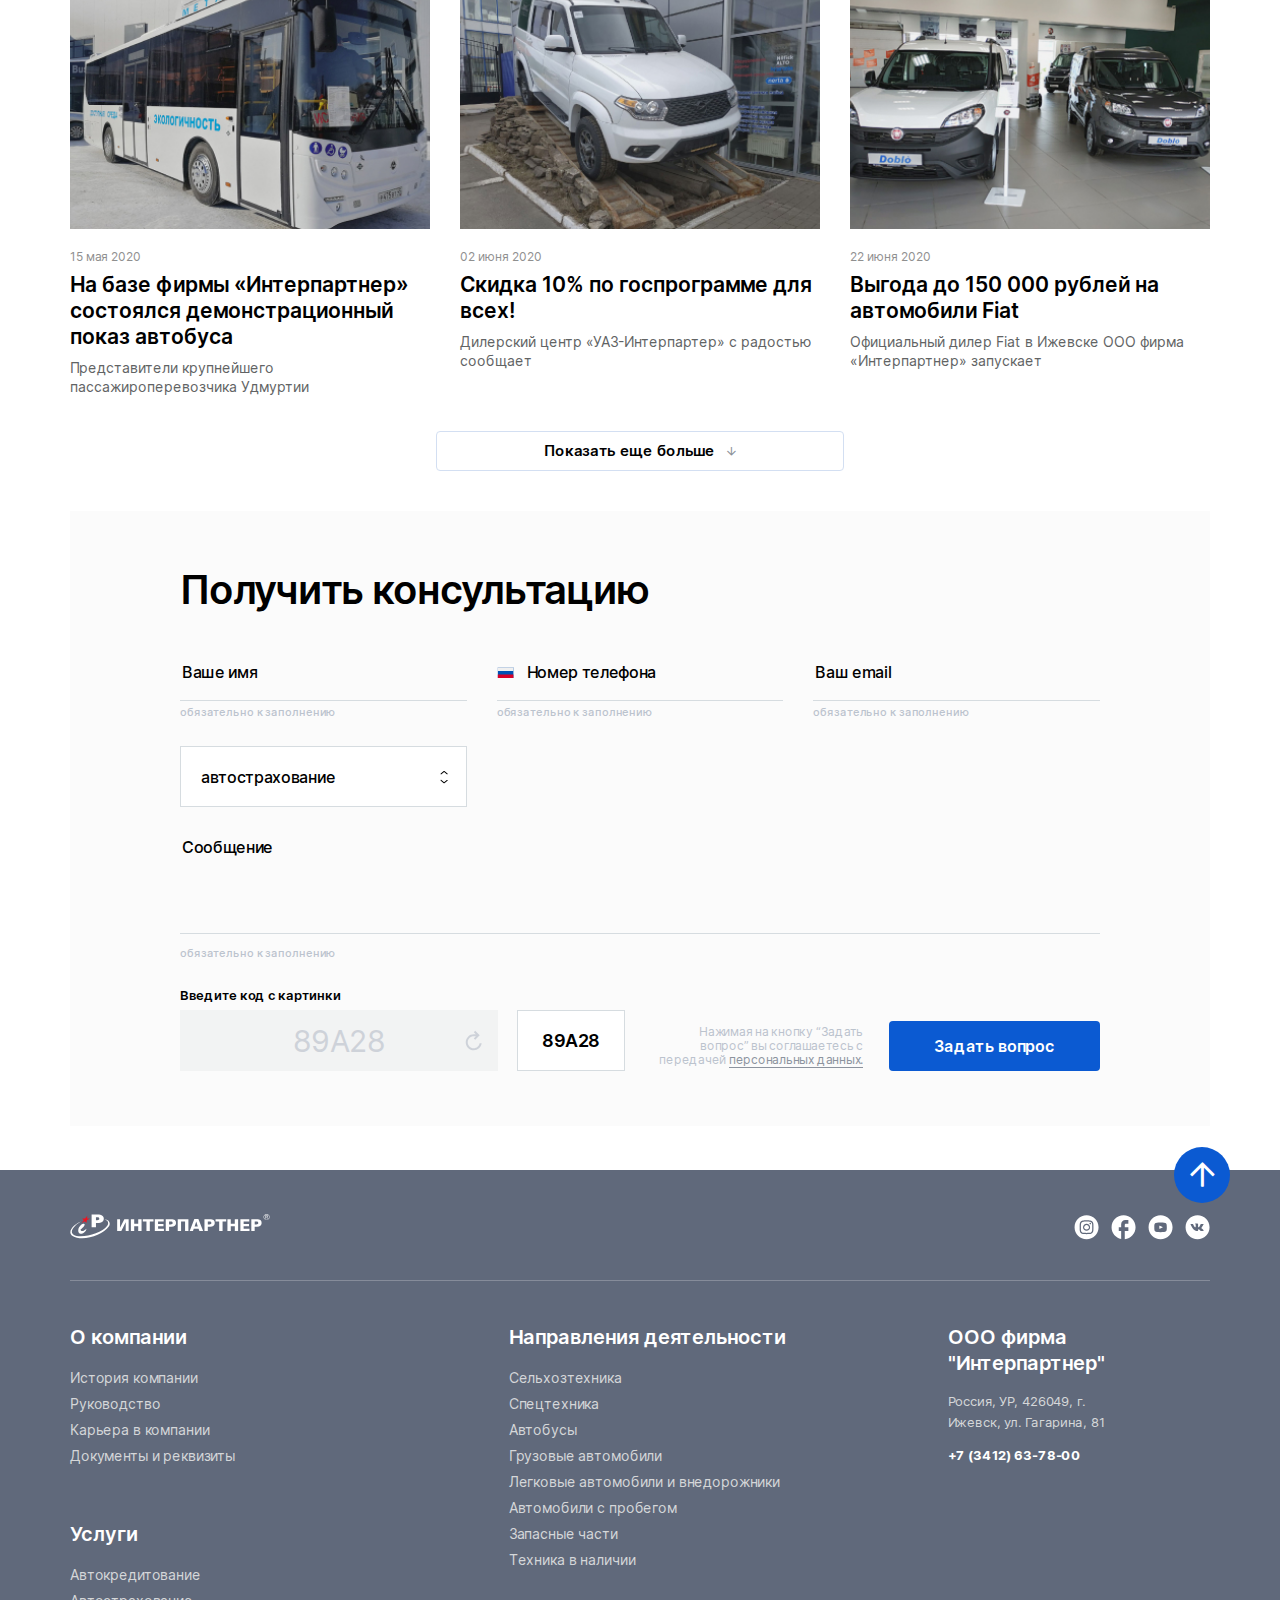
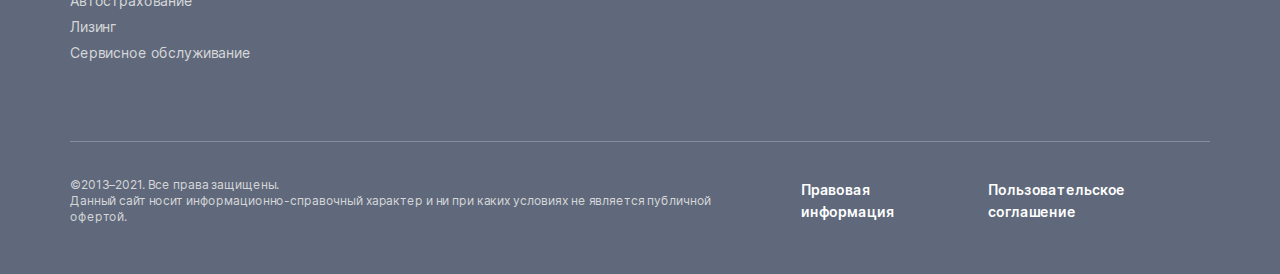
<file: news.html>
<!DOCTYPE html>
<!--[if lt IE 7]><html lang="ru" class="lt-ie9 lt-ie8 lt-ie7"><![endif]-->
<!--[if IE 7]><html lang="ru" class="lt-ie9 lt-ie8"><![endif]-->
<!--[if IE 8]><html lang="ru" class="lt-ie9"><![endif]-->
<!--[if gt IE 8]><!-->
<html lang="ru">
<!--<![endif]-->
<head>
	<meta charset="utf-8" />
	<title>Заголовок</title>
	<meta name="description" content="" />
	<meta http-equiv="X-UA-Compatible" content="IE=edge" />
	<meta name="viewport" content="width=device-width, initial-scale=1.0" />
	<meta name="format-detection" content="telephone=no" />
	<link rel="shortcut icon" href="favicon.png" />
	<link rel="stylesheet" href="libs/bootstrap/bootstrap-grid.css" />
	<link rel="stylesheet" href="libs/fontawesome-free-5.12.0-web/css/all.min.css" />
	<link rel="stylesheet" href="libs/fancybox/jquery.fancybox.css" />
	<link rel="stylesheet" href="libs/slick-1.5.9/slick/slick.css" />
	<link rel="stylesheet" href="libs/slick-1.5.9/slick/slick-theme.css" />
	<link rel="stylesheet" href="css/fonts.css" />
	<link rel="stylesheet" href="css/main.css?ver=1.21" />
	<link rel="stylesheet" href="css/media.css?ver=1.21" />
</head>
<body>

	<div class="wrapper">

		<header class="header header_page">
			<div class="container-fluid">
				<div class="header__wrap">
					<a href="#" class="logo">
						<img src="img/logo.svg" alt="alt">
					</a>
					<ul class="menu">
						<li><a href="#">О компании</a></li>
						<li><a href="#">Карьера в компании</a></li>
						<li>
							<a href="#">Направление деятельности</a>
							<ul>
								<li><a href="#">Сельхозтехника</a></li>
								<li><a href="#">Спецтехника</a></li>
								<li><a href="#">Автобусы</a></li>
								<li><a href="#">Грузовые автомобили</a></li>
								<li><a href="#">Легковые автомобили и внедорожники</a></li>
								<li><a href="#">Автомобили с пробегом</a></li>
								<li><a href="#">Запасные части</a></li>
								<li><a href="#">Техника в наличии</a></li>
							</ul>
						</li>
						<li>
							<a href="#">Услуги</a>
							<ul>
								<li><a href="#"><span class="menu__icon"><img src="img/menu1.svg" alt="alt"></span><span>АвтоCтрахование</span></a></li>
								<li><a href="#"><span class="menu__icon"><img src="img/menu2.svg" alt="alt"></span><span>АвтоКредит</span></a></li>
								<li><a href="#"><span class="menu__icon"><img src="img/menu3.svg" alt="alt"></span><span>Лизинг</span></a></li>
								<li><a href="#"><span class="menu__icon"><img src="img/menu4.svg" alt="alt"></span><span>Сервисное обслужвание</span></a></li>
							</ul>
						</li>
						<li><a href="#">Пресс-центр</a></li>
						<li><a href="#">Контакты</a></li>
					</ul>
					<a href="tel:+73412637800" class="phone-main"><img src="img/phone.svg" alt="alt">+7 (3412) 63-78-00</a>
					<ul class="social-list">
						<li><a href="#"><img src="img/instagram.svg" alt="alt"></a></li>
						<li><a href="#"><img src="img/fb.svg" alt="alt"></a></li>
						<li><a href="#"><img src="img/youtube.svg" alt="alt"></a></li>
						<li><a href="#"><img src="img/vk.svg" alt="alt"></a></li>
					</ul>
					<a href="#" class="btn-search"><img src="img/search.svg" alt="alt"></a>
					<span class="btn_nav">
						<span class='sandwich'>
							<span class='sw-topper'></span>
							<span class='sw-footer'></span>
						</span>
					</span>
				</div>
			</div>
			<div class="menu-mobile">
				<div class="menu-mobile__top">
					<a href="#" class="logo">
						<img src="img/logo.svg" alt="alt">
					</a>
					<a href="tel:+73412637800" class="phone-main"><img src="img/phone.svg" alt="alt"></a>
				</div>
				<div class="search-block">
					<input type="text" placeholder="Поиск по сайту">
					<button class="search-block__btn"></button>
				</div>
				<ul class="nav-mobile">
					<li><a href="#">О компании</a></li>
					<li><a href="#">Карьера в компании</a></li>
					<li class="nav-mobile__haschild">
						<a href="#">Направление деятельности</a>
						<div class="nav-mobile__dropdown">
							<div class="nav-mobile__title">Направление деятельности</div>
							<ul>
								<li><a href="#">Сельхозтехника</a></li>
								<li><a href="#">Спецтехника</a></li>
								<li><a href="#">Автобусы</a></li>
								<li><a href="#">Грузовые автомобили</a></li>
								<li><a href="#">Легковые автомобили и внедорожники</a></li>
								<li><a href="#">Автомобили с пробегом</a></li>
								<li><a href="#">Запасные части</a></li>
								<li><a href="#">Техника в наличии</a></li>
							</ul>
						</div>
					</li>
					<li class="nav-mobile__haschild">
						<a href="#">Услуги</a>
						<div class="nav-mobile__dropdown">
							<div class="nav-mobile__title">Услуги</div>
							<ul>
								<li><a href="#"><span class="menu__icon"><img src="img/menu1.svg" alt="alt"></span>АвтоCтрахование</a></li>
								<li><a href="#"><span class="menu__icon"><img src="img/menu2.svg" alt="alt"></span>АвтоКредит</a></li>
								<li><a href="#"><span class="menu__icon"><img src="img/menu3.svg" alt="alt"></span>Лизинг</a></li>
								<li><a href="#"><span class="menu__icon"><img src="img/menu4.svg" alt="alt"></span>Сервисное обслужвание</a></li>
							</ul>
						</div> 
					</li>
					<li><a href="#">Пресс-центр</a></li> 
					<li><a href="#">Контакты</a></li>
				</ul>
				<a href="tel:+73412637800" class="phone-menu">+7 (3412) 63-78-00</a>
				<br>
				<a href="#callback" class="btn-page fancybox">Заказать звонок</a>
				<ul class="social-list">
					<li><a href="#"><img src="img/instagram.svg" alt="alt"></a></li>
					<li><a href="#"><img src="img/fb.svg" alt="alt"></a></li>
					<li><a href="#"><img src="img/youtube.svg" alt="alt"></a></li>
					<li><a href="#"><img src="img/vk.svg" alt="alt"></a></li>
				</ul>
				<div class="menu-copyright">©2013–2021. Все права защищены. Данный сайт носит информационно-справочный характер и ни при каких условиях не является публичной офертой.</div>
				<div class="menu-overlay"></div>
			</div>
			<div class="search-modal">
				<form>
					<div class="input-search">
						<input type="text" placeholder="Поиск по сайту ..." required="required">
					</div>
					<div class="clear-search"><img src="img/close.svg" alt="alt"></div>
					<button class="search-button"><img src="img/search.svg" alt="alt"></button>
				</form>
				<div class="search-overlay"></div>
			</div>
		</header>

		<section class="news-page">
			<div class="container">
				<ul class="breadcrumbs breadcrumbs_main">
					<li><a href="#">Главная</a></li>
					<li><a href="#">О компании</a></li>
					<li>Новости</li>
				</ul>
				<h1 class="title-main">Новости</h1>
				<div class="row row_news">
					<div class="col-lg-4 col-md-6">
						<a href="#" class="item-news">
							<span class="item-news__image">
								<img src="img/news_page1.jpg" alt="alt">
							</span>
							<span class="date-main">15 мая 2020</span>
							<span class="title-small">Ростсельмаш премирует лучших операторов своей техники легковыми автомобилями</span>
							<span class="text-main">Ростсельмаш объявляет о старте программы «Ставим рекорды вместе»</span>
						</a>
					</div>
					<div class="col-lg-4 col-md-6">
						<a href="#" class="item-news">
							<span class="item-news__image">
								<img src="img/news_page2.jpg" alt="alt">
							</span>
							<span class="date-main">02 июня 2020</span>
							<span class="title-small">Автогудронатор ДС-142Б на шасси КАМАЗ 65115</span>
							<span class="text-main">Крупнейшее предприятие дорожной отрасли Удмуртской Республики приобрело </span>
						</a>
					</div>
					<div class="col-lg-4 col-md-6">
						<a href="#" class="item-news">
							<span class="item-news__image">
								<img src="img/news_page3.jpg" alt="alt">
							</span>
							<span class="date-main">22 июня 2020</span>
							<span class="title-small">Реанимобили на базе УАЗ ПРОФИ для медучреждений Удмуртской Республики.</span>
							<span class="text-main">В дилерском центе УАЗ-Интерпартнер прошла отгрузка первой партии </span>
						</a>
					</div>
					<div class="col-lg-4 col-md-6">
						<a href="#" class="item-news">
							<span class="item-news__image">
								<img src="img/news_page4.jpg" alt="alt">
							</span>
							<span class="date-main">15 мая 2020</span>
							<span class="title-small">Аграрии Удмуртии оценили почвообрабатывающую технику Ростсельмаш</span>
							<span class="text-main">Ростсельмаш объявляет о старте программы «Ставим рекорды вместе»</span>
						</a>
					</div>
					<div class="col-lg-4 col-md-6">
						<a href="#" class="item-news">
							<span class="item-news__image">
								<img src="img/news_page5.jpg" alt="alt">
							</span>
							<span class="date-main">02 июня 2020</span>
							<span class="title-small">Старт продаж УАЗ ПИКАП с АКПП</span>
							<span class="text-main">Новая модификация УАЗ Пикап, созданная по многочисленным пожеланиям</span>
						</a>
					</div>
					<div class="col-lg-4 col-md-6">
						<a href="#" class="item-news">
							<span class="item-news__image">
								<img src="img/news_page6.jpg" alt="alt">
							</span>
							<span class="date-main">22 июня 2020</span>
							<span class="title-small">Открытие автосалона CHERY</span>
							<span class="text-main">Спешим сообщить об открытие автосалона CHERY – официального дилера</span>
						</a>
					</div>
					<div class="col-lg-4 col-md-6">
						<a href="#" class="item-news">
							<span class="item-news__image">
								<img src="img/news_page7.jpg" alt="alt">
							</span>
							<span class="date-main">15 мая 2020</span>
							<span class="title-small">Старт продаж CHERY TIGGO 8 PRO</span>
							<span class="text-main">Новый представитель городской среды в самом роскошном исполнении будет </span>
						</a>
					</div>
					<div class="col-lg-4 col-md-6">
						<a href="#" class="item-news">
							<span class="item-news__image">
								<img src="img/news_page8.jpg" alt="alt">
							</span>
							<span class="date-main">02 июня 2020</span>
							<span class="title-small">Компания «Коммерческий транспорт Удмуртии»</span>
							<span class="text-main">Крупнейшее предприятие дорожной отрасли Удмуртской Республики приобрело </span>
						</a>
					</div>
					<div class="col-lg-4 col-md-6">
						<a href="#" class="item-news">
							<span class="item-news__image">
								<img src="img/news_page9.jpg" alt="alt">
							</span>
							<span class="date-main">22 июня 2020</span>
							<span class="title-small">Компания «Интерпартнер» осуществила поставку 17 школьных автобусов </span>
							<span class="text-main">В дилерском центе УАЗ-Интерпартнер прошла отгрузка первой партии </span>
						</a>
					</div>
					<div class="col-lg-4 col-md-6">
						<a href="#" class="item-news">
							<span class="item-news__image">
								<img src="img/news_page10.jpg" alt="alt">
							</span>
							<span class="date-main">15 мая 2020</span>
							<span class="title-small">На базе фирмы «Интерпартнер» состоялся демонстрационный показ автобуса </span>
							<span class="text-main">Представители крупнейшего пассажироперевозчика Удмуртии </span>
						</a>
					</div>
					<div class="col-lg-4 col-md-6">
						<a href="#" class="item-news">
							<span class="item-news__image">
								<img src="img/news_page11.jpg" alt="alt">
							</span>
							<span class="date-main">02 июня 2020</span>
							<span class="title-small">Скидка 10% по госпрограмме для всех!</span>
							<span class="text-main">Дилерский центр «УАЗ-Интерпартер» с радостью сообщает</span>
						</a>
					</div>
					<div class="col-lg-4 col-md-6">
						<a href="#" class="item-news">
							<span class="item-news__image">
								<img src="img/news_page12.jpg" alt="alt">
							</span>
							<span class="date-main">22 июня 2020</span>
							<span class="title-small">Выгода до 150 000 рублей на автомобили Fiat</span>
							<span class="text-main">Официальный дилер Fiat в Ижевске ООО фирма «Интерпартнер» запускает </span>
						</a>
					</div>
				</div>
				<div class="more-button">
					<a href="#" class="btn-page">Показать еще больше <i class="far fa-arrow-down"></i></a>
				</div>
			</div>
		</section>

		<section class="section-form">
			<div class="container">
				<div class="form-block">
					<div class="title-content">Получить консультацию</div>
					<form>
						<div class="row">
							<div class="col-lg-4 col-md-6">
								<div class="item-form">
									<input type="text" placeholder="Ваше имя" required="required">
									<div class="descr-input">обязательно к заполнению</div>
								</div>
							</div>
							<div class="col-lg-4 col-md-6">
								<div class="item-form">
									<input type="text" placeholder="Номер телефона" class="input-phone" required="required">
									<div class="descr-input">обязательно к заполнению</div>
								</div>
							</div>
							<div class="col-lg-4 col-md-6">
								<div class="item-form">
									<input type="email" placeholder="Ваш email" required="required">
									<div class="descr-input">обязательно к заполнению</div>
								</div>
							</div>
							<div class="col-lg-4 col-md-6">
								<div class="item-form">
									<select>
										<option value="1">автострахование</option>
										<option value="1">автострахование</option>
										<option value="1">автострахование</option>
										<option value="1">автострахование</option>
									</select>
								</div>
							</div>
							<div class="col-lg-12">
								<div class="item-form">
									<textarea placeholder="Сообщение"></textarea>
									<div class="descr-input">обязательно к заполнению</div>
								</div>
							</div>
						</div>
						<div class="row align-items-end">
							<div class="col-lg-6">
								<div class="capcha-block">
									<div class="capcha-block__title">Введите код с картинки</div>
									<div class="capcha__wrap">
										<div class="capcha-value">
											<div class="capcha__text">89A28</div>
											<div class="capcha__reload">
												<img src="img/reload.svg" alt="alt">
											</div>
										</div>
										<input type="text" class="input-capcha" value="89A28">
									</div>
								</div>
							</div>
							<div class="col-lg-6">
								<div class="right-form">
									<div class="form-agreement">Нажимая на кнопку “Задать вопрос” вы соглашаетесь с передачей <a href="#">персональных данных.</a></div>
									<button class="btn-main btn-main_block">Задать вопрос</button>
								</div>
							</div>
						</div>
					</form>
				</div>
			</div>
		</section>

		<footer class="footer">
			<a href="#" class="btn_top default"><i class="far fa-arrow-up"></i></a>
			<div class="container">
				<div class="footer__top">
					<a href="#" class="logo">
						<img src="img/logo2.svg" alt="alt">
					</a>
					<ul class="social-list">
						<li><a href="#"><img src="img/instagram2.svg" alt="alt"></a></li>
						<li><a href="#"><img src="img/fb2.svg" alt="alt"></a></li>
						<li><a href="#"><img src="img/youtube2.svg" alt="alt"></a></li>
						<li><a href="#"><img src="img/vk2.svg" alt="alt"></a></li>
					</ul>
				</div>
				<div class="row">
					<div class="col-lg">
						<div class="footer__title footer__title_mob">О компании <i class="fal fa-angle-down"></i></div>
						<div class="footer__content">
							<ul class="footer__nav">
								<li><a href="#">История компании</a></li>
								<li><a href="#">Руководство</a></li>
								<li><a href="#">Карьера в компании</a></li>
								<li><a href="#">Документы и реквизиты</a></li>
							</ul>
						</div>
						<br>
						<br>
						<div class="footer__title footer__title_mob">Услуги <i class="fal fa-angle-down"></i></div>
						<div class="footer__content">
							<ul class="footer__nav">
								<li><a href="#">Автокредитование</a></li>
								<li><a href="#">Автострахование</a></li>
								<li><a href="#">Лизинг</a></li>
								<li><a href="#">Сервисное обслуживание</a></li>
							</ul>
						</div>
					</div>
					<div class="col-lg">
						<div class="footer__title footer__title_mob">Направления деятельности <i class="fal fa-angle-down"></i></div>
						<div class="footer__content">
							<ul class="footer__nav">
								<li><a href="#">Сельхозтехника</a></li>
								<li><a href="#">Спецтехника</a></li>
								<li><a href="#">Автобусы</a></li>
								<li><a href="#">Грузовые автомобили</a></li>
								<li><a href="#">Легковые автомобили и внедорожники</a></li>
								<li><a href="#">Автомобили с пробегом</a></li>
								<li><a href="#">Запасные части</a></li>
								<li><a href="#">Техника в наличии</a></li>
							</ul>
						</div>
					</div>
					<div class="col-lg-3">
						<div class="footer__title">ООО фирма "Интерпартнер"</div>
						<div class="footer__contacts">
							<p>Россия, УР, 426049, г. <br>Ижевск, ул. Гагарина, 81</p>
							<div><a href="tel:+73412637800">+7 (3412) 63-78-00 </a></div>
						</div>
					</div>
				</div>
				<div class="footer__bottom">
					<p>©2013–2021. Все права защищены. <br>Данный сайт носит информационно-справочный характер и ни при каких условиях не является публичной офертой.</p>
					<a href="#">Правовая информация</a>
					<a href="#">Пользовательское соглашение</a>
				</div>
			</div>
		</footer>

	</div>

	<div id="modal-consultation" class="modal-block">
		<div class="modal-wrap">
			<div class="title-content">Консультация</div>
			<div class="descr-modal">Заполните форму, мы в самое ближайшее время свяжемся с Вами и ответим на все вопросы</div>
			<form>
				<div class="item-form">
					<input type="text" placeholder="Ваше имя" required="required">
					<div class="descr-input">обязательно к заполнению</div>
				</div>
				<div class="item-form">
					<input type="text" placeholder="Номер телефона" class="input-phone" required="required">
					<div class="descr-input">обязательно к заполнению</div>
				</div>
				<div class="item-form">
					<input type="email" placeholder="Ваш email" required="required">
					<div class="descr-input">обязательно к заполнению</div>
				</div>
				<div class="item-form">
					<select>
						<option value="1">автострахование</option>
						<option value="1">автострахование</option>
						<option value="1">автострахование</option>
						<option value="1">автострахование</option>
					</select>
				</div>
				<div class="item-form">
					<textarea placeholder="Сообщение"></textarea>
					<div class="descr-input">обязательно к заполнению</div>
				</div>
				<div class="capcha-block">
					<div class="capcha-block__title">Введите код с картинки</div>
					<div class="capcha__wrap">
						<div class="capcha-value">
							<div class="capcha__text">89A28</div>
							<div class="capcha__reload">
								<img src="img/reload.svg" alt="alt">
							</div>
						</div>
						<input type="text" class="input-capcha" value="89A28">
					</div>
				</div>
				<button class="btn-main btn-main_block">Задать вопрос</button>
				<div class="form-agreement">Нажимая на кнопку “Задать вопрос” вы соглашаетесь с передачей <a href="#">персональных данных.</a></div>
			</form>
		</div>
	</div>

	<div id="thanks" class="modal-block">
		<div class="modal-wrap">
			<img src="img/arrow_big.svg" alt="alt">
			<div class="title-content">Спасибо!</div>
			<div class="descr-modal">Ваше сообщение отправлено!  В самое короткое время мы свяжемся с Вами</div>
			<button class="btn-main btn-main_block">Хорошо, спасибо!</button>
		</div>
	</div>

	<div id="callback" class="modal-block">
		<div class="modal-wrap">
			<div class="title-content">Заказать звонок</div>
			<div class="descr-modal">Заполните форму, мы в самое ближайшее время свяжемся с Вами и ответим на все вопросы</div>
			<form>
				<div class="item-form">
					<input type="text" placeholder="Ваше имя" required="required">
					<div class="descr-input">обязательно к заполнению</div>
				</div>
				<div class="item-form">
					<input type="text" placeholder="Номер телефона" class="input-phone" required="required">
					<div class="descr-input">обязательно к заполнению</div>
				</div>
				<div class="capcha-block">
					<div class="capcha-block__title">Введите код с картинки</div>
					<div class="capcha__wrap">
						<div class="capcha-value">
							<div class="capcha__text">89A28</div>
							<div class="capcha__reload">
								<img src="img/reload.svg" alt="alt">
							</div>
						</div>
						<input type="text" class="input-capcha" value="89A28">
					</div>
				</div>
				<button class="btn-main btn-main_block">Заказать звонок</button>
				<div class="form-agreement">Нажимая на кнопку “Задать вопрос” вы соглашаетесь с передачей <a href="#">персональных данных.</a></div>
			</form>
		</div>
	</div>
	<!--[if lt IE 9]>
	<script src="libs/html5shiv/es5-shim.min.js"></script>
	<script src="libs/html5shiv/html5shiv.min.js"></script>
	<script src="libs/html5shiv/html5shiv-printshiv.min.js"></script>
	<script src="libs/respond/respond.min.js"></script>
<![endif]-->
<script src="libs/jquery/jquery-1.11.1.min.js"></script>
<script src="libs/jquery-mousewheel/jquery.mousewheel.min.js"></script>
<script src="libs/fancybox/jquery.fancybox.pack.js"></script>
<script src="libs/slick-1.5.9/slick/slick.min.js"></script>
<script src="libs/scroll2id/PageScroll2id.min.js"></script>
<script src="libs/mask/jquery.maskedinput.js"></script>
<script src="libs/sly/sly.js"></script>
<script src="libs/jQueryFormStyler-master/jquery.formstyler.min.js"></script>
<script src="js/common.js?ver=1.21"></script>
<!-- Yandex.Metrika counter --><!-- /Yandex.Metrika counter -->
<!-- Google Analytics counter --><!-- /Google Analytics counter -->
</body>
</html>
</file>
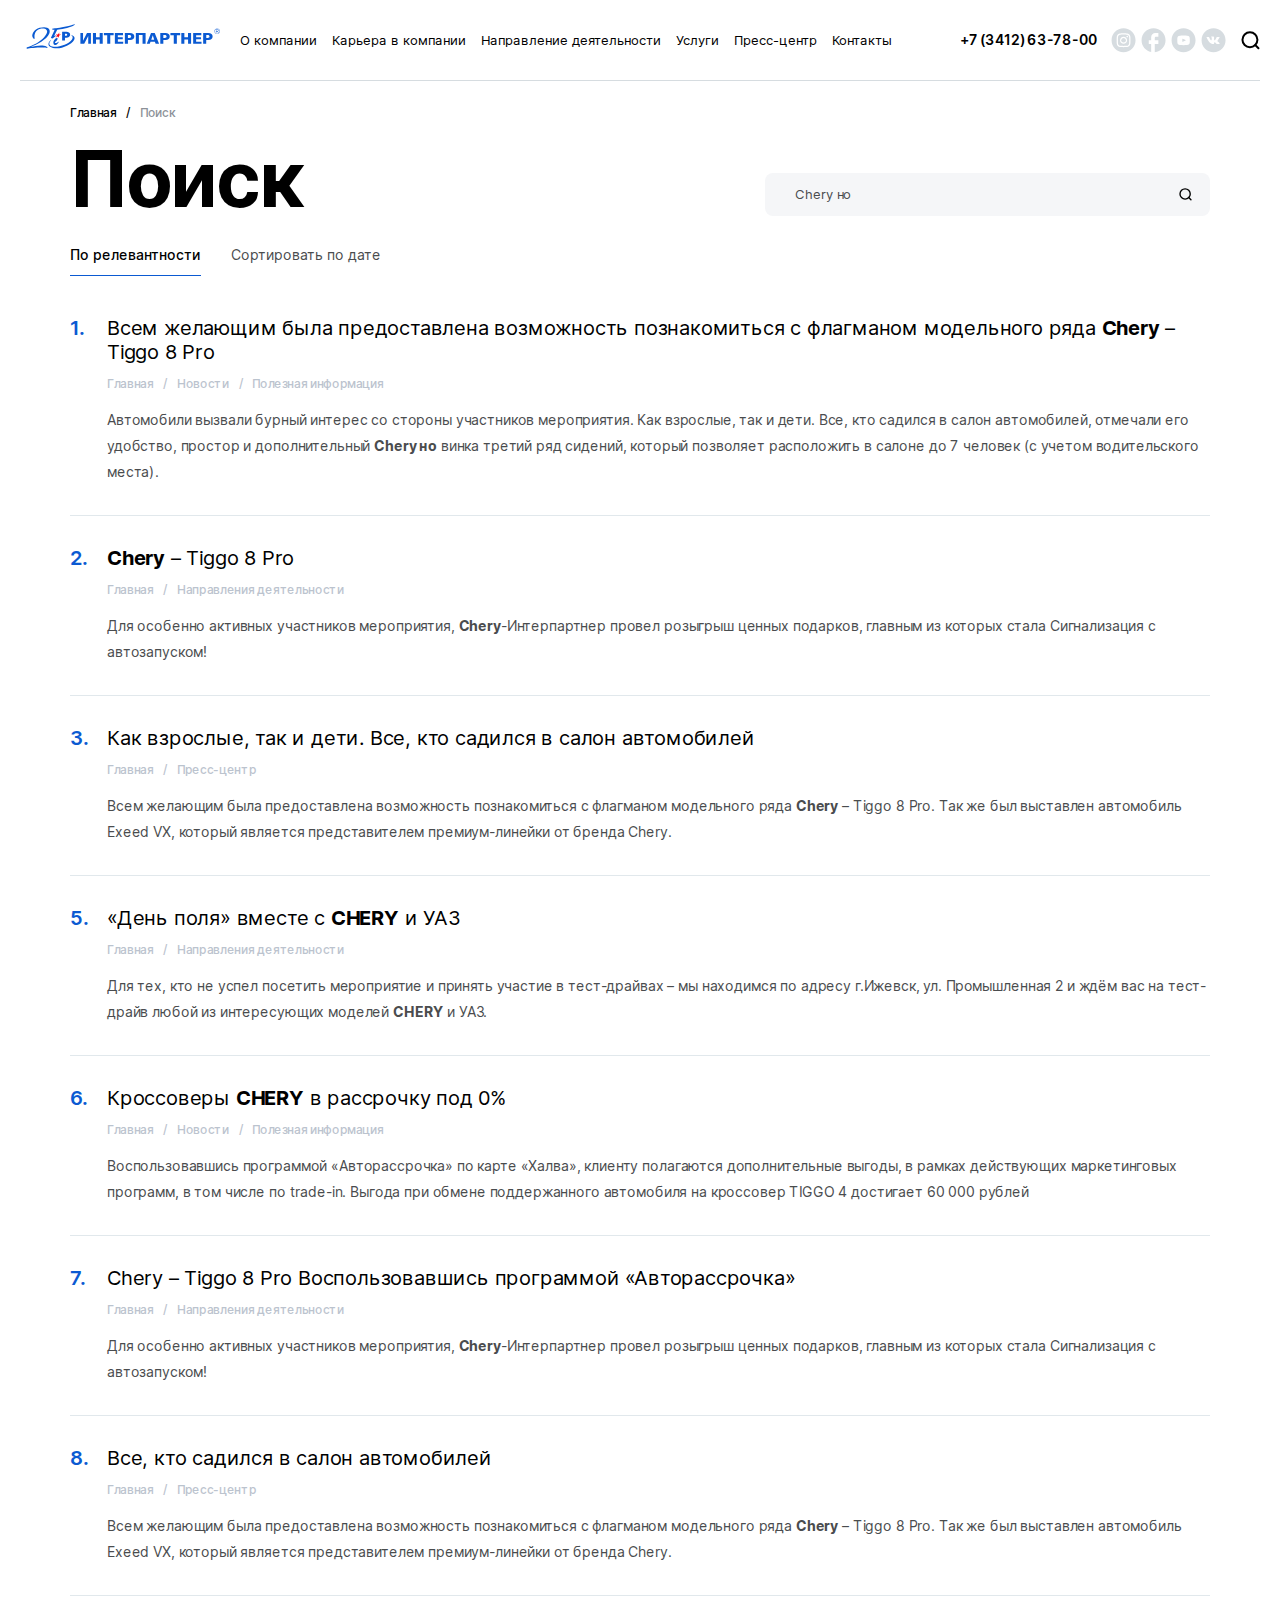
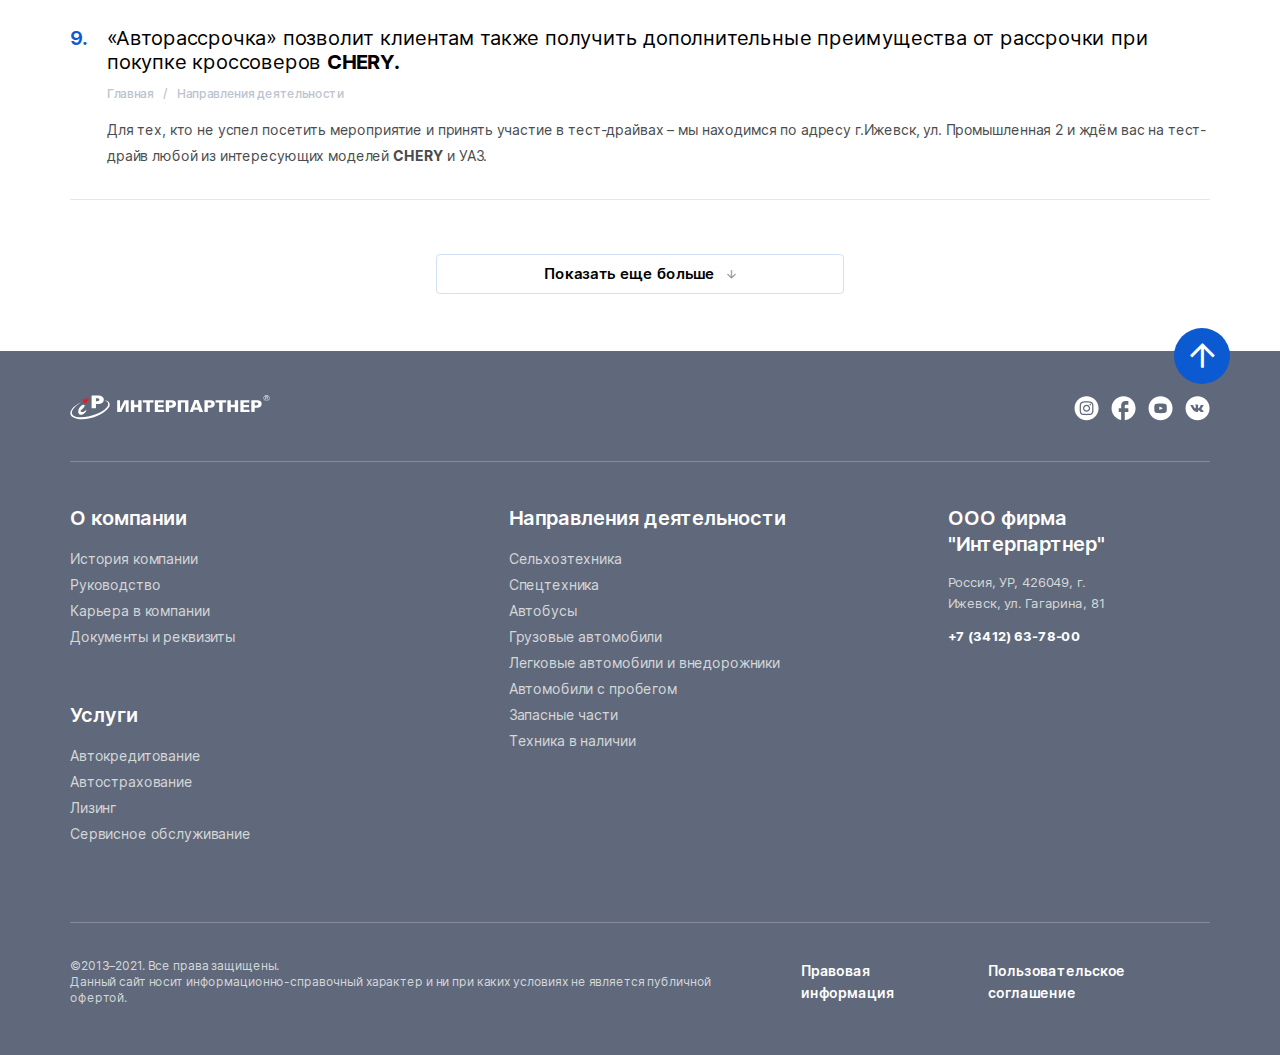
<file: search.html>
<!DOCTYPE html>
<!--[if lt IE 7]><html lang="ru" class="lt-ie9 lt-ie8 lt-ie7"><![endif]-->
<!--[if IE 7]><html lang="ru" class="lt-ie9 lt-ie8"><![endif]-->
<!--[if IE 8]><html lang="ru" class="lt-ie9"><![endif]-->
<!--[if gt IE 8]><!-->
<html lang="ru">
<!--<![endif]-->
<head>
	<meta charset="utf-8" />
	<title>Заголовок</title>
	<meta name="description" content="" />
	<meta http-equiv="X-UA-Compatible" content="IE=edge" />
	<meta name="viewport" content="width=device-width, initial-scale=1.0" />
	<meta name="format-detection" content="telephone=no" />
	<link rel="shortcut icon" href="favicon.png" />
	<link rel="stylesheet" href="libs/bootstrap/bootstrap-grid.css" />
	<link rel="stylesheet" href="libs/fontawesome-free-5.12.0-web/css/all.min.css" />
	<link rel="stylesheet" href="libs/fancybox/jquery.fancybox.css" />
	<link rel="stylesheet" href="libs/slick-1.5.9/slick/slick.css" />
	<link rel="stylesheet" href="libs/slick-1.5.9/slick/slick-theme.css" />
	<link rel="stylesheet" href="css/fonts.css" />
	<link rel="stylesheet" href="css/main.css?ver=1.21" />
	<link rel="stylesheet" href="css/media.css?ver=1.21" />
</head>
<body>
 
	<div class="wrapper">

		<header class="header header_page">
			<div class="container-fluid">
				<div class="header__wrap">
					<a href="#" class="logo">
						<img src="img/logo.svg" alt="alt">
					</a>
					<ul class="menu">
						<li><a href="#">О компании</a></li>
						<li><a href="#">Карьера в компании</a></li>
						<li>
							<a href="#">Направление деятельности</a>
							<ul>
								<li><a href="#">Сельхозтехника</a></li>
								<li><a href="#">Спецтехника</a></li>
								<li><a href="#">Автобусы</a></li>
								<li><a href="#">Грузовые автомобили</a></li>
								<li><a href="#">Легковые автомобили и внедорожники</a></li>
								<li><a href="#">Автомобили с пробегом</a></li>
								<li><a href="#">Запасные части</a></li>
								<li><a href="#">Техника в наличии</a></li>
							</ul>
						</li>
						<li>
							<a href="#">Услуги</a>
							<ul>
								<li><a href="#"><span class="menu__icon"><img src="img/menu1.svg" alt="alt"></span><span>АвтоCтрахование</span></a></li>
								<li><a href="#"><span class="menu__icon"><img src="img/menu2.svg" alt="alt"></span><span>АвтоКредит</span></a></li>
								<li><a href="#"><span class="menu__icon"><img src="img/menu3.svg" alt="alt"></span><span>Лизинг</span></a></li>
								<li><a href="#"><span class="menu__icon"><img src="img/menu4.svg" alt="alt"></span><span>Сервисное обслужвание</span></a></li>
							</ul>
						</li>
						<li><a href="#">Пресс-центр</a></li>
						<li><a href="#">Контакты</a></li>
					</ul>
					<a href="tel:+73412637800" class="phone-main"><img src="img/phone.svg" alt="alt">+7 (3412) 63-78-00</a>
					<ul class="social-list">
						<li><a href="#"><img src="img/instagram.svg" alt="alt"></a></li>
						<li><a href="#"><img src="img/fb.svg" alt="alt"></a></li>
						<li><a href="#"><img src="img/youtube.svg" alt="alt"></a></li>
						<li><a href="#"><img src="img/vk.svg" alt="alt"></a></li>
					</ul>
					<a href="#" class="btn-search"><img src="img/search.svg" alt="alt"></a>
					<span class="btn_nav">
						<span class='sandwich'>
							<span class='sw-topper'></span>
							<span class='sw-footer'></span>
						</span>
					</span>
				</div>
			</div>
			<div class="menu-mobile">
				<div class="menu-mobile__top">
					<a href="#" class="logo">
						<img src="img/logo.svg" alt="alt">
					</a>
					<a href="tel:+73412637800" class="phone-main"><img src="img/phone.svg" alt="alt"></a>
				</div>
				<div class="search-block">
					<input type="text" placeholder="Поиск по сайту">
					<button class="search-block__btn"></button>
				</div>
				<ul class="nav-mobile">
					<li><a href="#">О компании</a></li>
					<li><a href="#">Карьера в компании</a></li>
					<li class="nav-mobile__haschild">
						<a href="#">Направление деятельности</a>
						<div class="nav-mobile__dropdown">
							<div class="nav-mobile__title">Направление деятельности</div>
							<ul>
								<li><a href="#">Сельхозтехника</a></li>
								<li><a href="#">Спецтехника</a></li>
								<li><a href="#">Автобусы</a></li>
								<li><a href="#">Грузовые автомобили</a></li>
								<li><a href="#">Легковые автомобили и внедорожники</a></li>
								<li><a href="#">Автомобили с пробегом</a></li>
								<li><a href="#">Запасные части</a></li>
								<li><a href="#">Техника в наличии</a></li>
							</ul>
						</div>
					</li>
					<li class="nav-mobile__haschild">
						<a href="#">Услуги</a>
						<div class="nav-mobile__dropdown">
							<div class="nav-mobile__title">Услуги</div>
							<ul>
								<li><a href="#"><span class="menu__icon"><img src="img/menu1.svg" alt="alt"></span>АвтоCтрахование</a></li>
								<li><a href="#"><span class="menu__icon"><img src="img/menu2.svg" alt="alt"></span>АвтоКредит</a></li>
								<li><a href="#"><span class="menu__icon"><img src="img/menu3.svg" alt="alt"></span>Лизинг</a></li>
								<li><a href="#"><span class="menu__icon"><img src="img/menu4.svg" alt="alt"></span>Сервисное обслужвание</a></li>
							</ul>
						</div> 
					</li>
					<li><a href="#">Пресс-центр</a></li> 
					<li><a href="#">Контакты</a></li>
				</ul>
				<a href="tel:+73412637800" class="phone-menu">+7 (3412) 63-78-00</a>
				<br>
				<a href="#callback" class="btn-page fancybox">Заказать звонок</a>
				<ul class="social-list">
					<li><a href="#"><img src="img/instagram.svg" alt="alt"></a></li>
					<li><a href="#"><img src="img/fb.svg" alt="alt"></a></li>
					<li><a href="#"><img src="img/youtube.svg" alt="alt"></a></li>
					<li><a href="#"><img src="img/vk.svg" alt="alt"></a></li>
				</ul>
				<div class="menu-copyright">©2013–2021. Все права защищены. Данный сайт носит информационно-справочный характер и ни при каких условиях не является публичной офертой.</div>
				<div class="menu-overlay"></div>
			</div>
			<div class="search-modal">
				<form>
					<div class="input-search">
						<input type="text" placeholder="Поиск по сайту ..." required="required">
					</div>
					<div class="clear-search"><img src="img/close.svg" alt="alt"></div>
					<button class="search-button"><img src="img/search.svg" alt="alt"></button>
				</form>
				<div class="search-overlay"></div>
			</div>
		</header>

		<section class="search">
			<div class="container">
				<ul class="breadcrumbs breadcrumbs_main">
					<li><a href="#">Главная</a></li>
					<li>Поиск</li>
				</ul>
				<div class="head-search">
					<h1 class="title-page">Поиск</h1>
					<div class="search-block">
						<input type="text" value="Chery но" placeholder="Поиск по сайту">
						<button class="search-block__btn"></button>
					</div>
				</div>
				<ul class="sorting-search">
					<li class="active"><a href="#">По релевантности</a></li>
					<li><a href="#">Сортировать по дате</a></li>
				</ul>
				<div class="item-search">
					<div class="item-search__number">1.</div>
					<a href="#" class="item-search__title">Всем желающим была предоставлена возможность познакомиться с флагманом модельного ряда <strong>Chery</strong> – Tiggo 8 Pro</a>
					<ul class="breadcrumbs">
						<li><a href="#">Главная</a></li>
						<li><a href="#">Новости</a></li>
						<li>Полезная информация</li>
					</ul>
					<p>Автомобили вызвали бурный интерес со стороны участников мероприятия. Как взрослые, так и дети. Все, кто садился в салон автомобилей, отмечали его удобство, простор и дополнительный <strong>Chery но</strong> винка третий ряд сидений, который позволяет расположить в салоне до 7 человек (с учетом водительского места).</p>
				</div>
				<div class="item-search">
					<div class="item-search__number">2.</div>
					<a href="#" class="item-search__title"><strong>Chery</strong> – Tiggo 8 Pro</a>
					<ul class="breadcrumbs">
						<li><a href="#">Главная</a></li>
						<li> Направления деятельности</li>
					</ul>
					<p>Для особенно активных участников мероприятия, <strong>Chery</strong>-Интерпартнер провел розыгрыш ценных подарков, главным из которых стала Сигнализация с автозапуском!</p>
				</div>
				<div class="item-search">
					<div class="item-search__number">3.</div>
					<a href="#" class="item-search__title">Как взрослые, так и дети. Все, кто садился в салон автомобилей</a>
					<ul class="breadcrumbs">
						<li><a href="#">Главная</a></li>
						<li>Пресс-центр</li>
					</ul>
					<p>Всем желающим была предоставлена возможность познакомиться с флагманом модельного ряда <strong>Chery</strong> – Tiggo 8 Pro. Так же был выставлен автомобиль Exeed VX, который является представителем премиум-линейки от бренда Chery.</p>
				</div>
				<div class="item-search">
					<div class="item-search__number">5.</div>
					<a href="#" class="item-search__title">«День поля» вместе с <strong>CHERY</strong> и УАЗ</a>
					<ul class="breadcrumbs">
						<li><a href="#">Главная</a></li>
						<li>Направления деятельности</li>
					</ul>
					<p>Для тех, кто не успел посетить мероприятие и принять участие в тест-драйвах – мы находимся по адресу г.Ижевск, ул. Промышленная 2 и ждём вас на тест-драйв любой из интересующих моделей <strong>CHERY</strong> и УАЗ.</p>
				</div>
				<div class="item-search">
					<div class="item-search__number">6.</div>
					<a href="#" class="item-search__title">Кроссоверы <strong>CHERY</strong> в рассрочку под 0%</a>
					<ul class="breadcrumbs">
						<li><a href="#">Главная</a></li>
						<li><a href="#">Новости</a></li>
						<li>Полезная информация</li>
					</ul>
					<p>Воспользовавшись программой «Авторассрочка» по карте «Халва», клиенту полагаются дополнительные выгоды, в рамках действующих маркетинговых программ, в том числе по trade-in. Выгода при обмене поддержанного автомобиля на кроссовер TIGGO 4 достигает 60 000 рублей</p>
				</div>
				<div class="item-search">
					<div class="item-search__number">7.</div>
					<a href="#" class="item-search__title">Chery – Tiggo 8 Pro Воспользовавшись программой «Авторассрочка»</a>
					<ul class="breadcrumbs">
						<li><a href="#">Главная</a></li>
						<li>Направления деятельности</li>
					</ul>
					<p>Для особенно активных участников мероприятия, <strong>Chery</strong>-Интерпартнер провел розыгрыш ценных подарков, главным из которых стала Сигнализация с автозапуском!</p>
				</div>
				<div class="item-search">
					<div class="item-search__number">8.</div>
					<a href="#" class="item-search__title">Все, кто садился в салон автомобилей</a>
					<ul class="breadcrumbs">
						<li><a href="#">Главная</a></li>
						<li>Пресс-центр</li>
					</ul>
					<p>Всем желающим была предоставлена возможность познакомиться с флагманом модельного ряда <strong>Chery</strong> – Tiggo 8 Pro. Так же был выставлен автомобиль Exeed VX, который является представителем премиум-линейки от бренда Chery.</p>
				</div>
				<div class="item-search">
					<div class="item-search__number">9.</div>
					<a href="#" class="item-search__title">«Авторассрочка» позволит клиентам также получить дополнительные преимущества от рассрочки при покупке кроссоверов <strong>CHERY.</strong></a>
					<ul class="breadcrumbs">
						<li><a href="#">Главная</a></li>
						<li>Направления деятельности</li>
					</ul>
					<p>Для тех, кто не успел посетить мероприятие и принять участие в тест-драйвах – мы находимся по адресу г.Ижевск, ул. Промышленная 2 и ждём вас на тест-драйв любой из интересующих моделей <strong>CHERY</strong> и УАЗ.</p>
				</div>
				<div class="more-button">
					<a href="#" class="btn-page">Показать еще больше <i class="far fa-arrow-down"></i></a>
				</div>
			</div>
		</section>

		<footer class="footer">
			<a href="#" class="btn_top default"><i class="far fa-arrow-up"></i></a>
			<div class="container">
				<div class="footer__top">
					<a href="#" class="logo">
						<img src="img/logo2.svg" alt="alt">
					</a>
					<ul class="social-list">
						<li><a href="#"><img src="img/instagram2.svg" alt="alt"></a></li>
						<li><a href="#"><img src="img/fb2.svg" alt="alt"></a></li>
						<li><a href="#"><img src="img/youtube2.svg" alt="alt"></a></li>
						<li><a href="#"><img src="img/vk2.svg" alt="alt"></a></li>
					</ul>
				</div>
				<div class="row">
					<div class="col-lg">
						<div class="footer__title footer__title_mob">О компании <i class="fal fa-angle-down"></i></div>
						<div class="footer__content">
							<ul class="footer__nav">
								<li><a href="#">История компании</a></li>
								<li><a href="#">Руководство</a></li>
								<li><a href="#">Карьера в компании</a></li>
								<li><a href="#">Документы и реквизиты</a></li>
							</ul>
						</div>
						<br>
						<br>
						<div class="footer__title footer__title_mob">Услуги <i class="fal fa-angle-down"></i></div>
						<div class="footer__content">
							<ul class="footer__nav">
								<li><a href="#">Автокредитование</a></li>
								<li><a href="#">Автострахование</a></li>
								<li><a href="#">Лизинг</a></li>
								<li><a href="#">Сервисное обслуживание</a></li>
							</ul>
						</div>
					</div>
					<div class="col-lg">
						<div class="footer__title footer__title_mob">Направления деятельности <i class="fal fa-angle-down"></i></div>
						<div class="footer__content">
							<ul class="footer__nav">
								<li><a href="#">Сельхозтехника</a></li>
								<li><a href="#">Спецтехника</a></li>
								<li><a href="#">Автобусы</a></li>
								<li><a href="#">Грузовые автомобили</a></li>
								<li><a href="#">Легковые автомобили и внедорожники</a></li>
								<li><a href="#">Автомобили с пробегом</a></li>
								<li><a href="#">Запасные части</a></li>
								<li><a href="#">Техника в наличии</a></li>
							</ul>
						</div>
					</div>
					<div class="col-lg-3">
						<div class="footer__title">ООО фирма "Интерпартнер"</div>
						<div class="footer__contacts">
							<p>Россия, УР, 426049, г. <br>Ижевск, ул. Гагарина, 81</p>
							<div><a href="tel:+73412637800">+7 (3412) 63-78-00 </a></div>
						</div>
					</div>
				</div>
				<div class="footer__bottom">
					<p>©2013–2021. Все права защищены. <br>Данный сайт носит информационно-справочный характер и ни при каких условиях не является публичной офертой.</p>
					<a href="#">Правовая информация</a>
					<a href="#">Пользовательское соглашение</a>
				</div>
			</div>
		</footer>

	</div>

	<div id="modal-consultation" class="modal-block">
		<div class="modal-wrap">
			<div class="title-content">Консультация</div>
			<div class="descr-modal">Заполните форму, мы в самое ближайшее время свяжемся с Вами и ответим на все вопросы</div>
			<form>
				<div class="item-form">
					<input type="text" placeholder="Ваше имя" required="required">
					<div class="descr-input">обязательно к заполнению</div>
				</div>
				<div class="item-form">
					<input type="text" placeholder="Номер телефона" class="input-phone" required="required">
					<div class="descr-input">обязательно к заполнению</div>
				</div>
				<div class="item-form">
					<input type="email" placeholder="Ваш email" required="required">
					<div class="descr-input">обязательно к заполнению</div>
				</div>
				<div class="item-form">
					<select>
						<option value="1">автострахование</option>
						<option value="1">автострахование</option>
						<option value="1">автострахование</option>
						<option value="1">автострахование</option>
					</select>
				</div>
				<div class="item-form">
					<textarea placeholder="Сообщение"></textarea>
					<div class="descr-input">обязательно к заполнению</div>
				</div>
				<div class="capcha-block">
					<div class="capcha-block__title">Введите код с картинки</div>
					<div class="capcha__wrap">
						<div class="capcha-value">
							<div class="capcha__text">89A28</div>
							<div class="capcha__reload">
								<img src="img/reload.svg" alt="alt">
							</div>
						</div>
						<input type="text" class="input-capcha" value="89A28">
					</div>
				</div>
				<button class="btn-main btn-main_block">Задать вопрос</button>
				<div class="form-agreement">Нажимая на кнопку “Задать вопрос” вы соглашаетесь с передачей <a href="#">персональных данных.</a></div>
			</form>
		</div>
	</div>

	<div id="thanks" class="modal-block">
		<div class="modal-wrap">
			<img src="img/arrow_big.svg" alt="alt">
			<div class="title-content">Спасибо!</div>
			<div class="descr-modal">Ваше сообщение отправлено!  В самое короткое время мы свяжемся с Вами</div>
			<button class="btn-main btn-main_block">Хорошо, спасибо!</button>
		</div>
	</div>

	<div id="callback" class="modal-block">
		<div class="modal-wrap">
			<div class="title-content">Заказать звонок</div>
			<div class="descr-modal">Заполните форму, мы в самое ближайшее время свяжемся с Вами и ответим на все вопросы</div>
			<form>
				<div class="item-form">
					<input type="text" placeholder="Ваше имя" required="required">
					<div class="descr-input">обязательно к заполнению</div>
				</div>
				<div class="item-form">
					<input type="text" placeholder="Номер телефона" class="input-phone" required="required">
					<div class="descr-input">обязательно к заполнению</div>
				</div>
				<div class="capcha-block">
					<div class="capcha-block__title">Введите код с картинки</div>
					<div class="capcha__wrap">
						<div class="capcha-value">
							<div class="capcha__text">89A28</div>
							<div class="capcha__reload">
								<img src="img/reload.svg" alt="alt">
							</div>
						</div>
						<input type="text" class="input-capcha" value="89A28">
					</div>
				</div>
				<button class="btn-main btn-main_block">Заказать звонок</button>
				<div class="form-agreement">Нажимая на кнопку “Задать вопрос” вы соглашаетесь с передачей <a href="#">персональных данных.</a></div>
			</form>
		</div>
	</div>
	<!--[if lt IE 9]>
	<script src="libs/html5shiv/es5-shim.min.js"></script>
	<script src="libs/html5shiv/html5shiv.min.js"></script>
	<script src="libs/html5shiv/html5shiv-printshiv.min.js"></script>
	<script src="libs/respond/respond.min.js"></script>
<![endif]-->
<script src="libs/jquery/jquery-1.11.1.min.js"></script>
<script src="libs/jquery-mousewheel/jquery.mousewheel.min.js"></script>
<script src="libs/fancybox/jquery.fancybox.pack.js"></script>
<script src="libs/slick-1.5.9/slick/slick.min.js"></script>
<script src="libs/scroll2id/PageScroll2id.min.js"></script>
<script src="libs/mask/jquery.maskedinput.js"></script>
<script src="libs/sly/sly.js"></script>
<script src="libs/jQueryFormStyler-master/jquery.formstyler.min.js"></script>
<script src="js/common.js?ver=1.21"></script>
<!-- Yandex.Metrika counter --><!-- /Yandex.Metrika counter -->
<!-- Google Analytics counter --><!-- /Google Analytics counter -->
</body>
</html>
</file>
<file: css/fonts.css>
@font-face {
	font-family: 'Inter';
	src: local('Inter Regular'), local('Inter-Regular'),
	url('../fonts/Inter-Regular.woff2') format('woff2'),
	url('../fonts/Inter-Regular.woff') format('woff'),
	url('../fonts/Inter-Regular.ttf') format('truetype');
	font-weight: normal;
	font-style: normal;
}
@font-face {
	font-family: 'Inter';
	src: local('Inter Medium'), local('Inter-Medium'),
	url('../fonts/Inter-Medium.woff2') format('woff2'),
	url('../fonts/Inter-Medium.woff') format('woff'),
	url('../fonts/Inter-Medium.ttf') format('truetype');
	font-weight: 500;
	font-style: normal;
}
@font-face {
	font-family: 'Inter';
	src: local('Inter Semi Bold'), local('Inter-Semi-Bold'),
	url('../fonts/Inter-SemiBold.woff2') format('woff2'),
	url('../fonts/Inter-SemiBold.woff') format('woff'),
	url('../fonts/Inter-SemiBold.ttf') format('truetype');
	font-weight: 600;
	font-style: normal;
}
@font-face {
	font-family: 'Inter';
	src: local('Inter Bold'), local('Inter-Bold'),
	url('../fonts/Inter-Bold.woff2') format('woff2'),
	url('../fonts/Inter-Bold.woff') format('woff'),
	url('../fonts/Inter-Bold.ttf') format('truetype');
	font-weight: 700;
	font-style: normal;
}

@font-face {
	font-family: 'Nunito Sans';
	src: local('Nunito Sans Light'), local('Nunito-Sans-Light'),
	url('../fonts/NunitoSans-Light.woff2') format('woff2'),
	url('../fonts/NunitoSans-Light.woff') format('woff'),
	url('../fonts/NunitoSans-Light.ttf') format('truetype');
	font-weight: 300;
	font-style: normal;
}
@font-face {
	font-family: 'Nunito Sans';
	src: local('Nunito Sans Regular'), local('Nunito-Sans-Regular'),
	url('../fonts/NunitoSans-Regular.woff2') format('woff2'),
	url('../fonts/NunitoSans-Regular.woff') format('woff'),
	url('../fonts/NunitoSans-Regular.ttf') format('truetype');
	font-weight: 400;
	font-style: normal;
}
@font-face {
	font-family: 'Nunito Sans';
	src: local('Nunito Sans Semi Bold'), local('Nunito-Sans-Semi-Bold'),
	url('../fonts/NunitoSans-SemiBold.woff2') format('woff2'),
	url('../fonts/NunitoSans-SemiBold.woff') format('woff'),
	url('../fonts/NunitoSans-SemiBold.ttf') format('truetype');
	font-weight: 600;
	font-style: normal;
}
@font-face {
	font-family: 'Nunito Sans';
	src: local('Nunito Sans Bold'), local('Nunito-Sans-Bold'),
	url('../fonts/NunitoSans-Bold.woff2') format('woff2'),
	url('../fonts/NunitoSans-Bold.woff') format('woff'),
	url('../fonts/NunitoSans-Bold.ttf') format('truetype');
	font-weight: 700;
	font-style: normal;
}
@font-face {
	font-family: 'Nunito Sans';
	src: local('Nunito Sans Extra Bold'), local('Nunito-Sans-Extra-Bold'),
	url('../fonts/NunitoSans-ExtraBold.woff2') format('woff2'),
	url('../fonts/NunitoSans-ExtraBold.woff') format('woff'),
	url('../fonts/NunitoSans-ExtraBold.ttf') format('truetype');
	font-weight: 800;
	font-style: normal;
}
@font-face {
	font-family: 'Nunito Sans';
	src: local('Nunito Sans Black'), local('Nunito-Sans-Black'),
	url('../fonts/NunitoSans-Black.woff2') format('woff2'),
	url('../fonts/NunitoSans-Black.woff') format('woff'),
	url('../fonts/NunitoSans-Black.ttf') format('truetype');
	font-weight: 900;
	font-style: normal;
}
</file>
<file: css/main.css>
*::-webkit-input-placeholder {
	color: #000;
	opacity: 1;
}
*:-moz-placeholder {
	color: #000;
	opacity: 1;
}
*::-moz-placeholder {
	color: #000;
	opacity: 1;
}
*:-ms-input-placeholder {
	color: #000;
	opacity: 1;
} 

body input:focus:required:invalid,
body textarea:focus:required:invalid {
	
}
body input:required:valid,
body textarea:required:valid {
	
}
body {
	font-family: 'Inter';
	font-size: 16px;
	line-height: 26px;
	overflow-x: hidden;
	margin: 0; 
	color: #000;
	background-color: #fff; 
}
button {
	cursor: pointer;
}
button, input, optgroup, select, textarea {
	font-family: inherit;
}
h1,h2,h3,h4,h5,h6 {
	padding: 0;
	margin: 0;
	font-weight: normal;
}
.wrapper {
	overflow: hidden;
}
a {
	text-decoration: none;
	outline: none;
}
* {
	outline: none !important;
}
ul {
	padding: 0;
	margin: 0;
}
ul li {
	list-style-type: none;
	outline: none;
}
img {
	outline: none;
	display: block;
}
p {
	padding: 0;
	margin: 0;
}
form {
	margin: 0;
}
.phone-main {
	font-size: 20px;
	line-height: 20px;
	font-weight: 600;
	letter-spacing: -0.02em;
	color: #000;
}
.header__wrap {
	display: flex;
	align-items: center;
	justify-content: space-between;
}
.header__wrap .logo {
	margin-right: 25px;
}
.menu {
	margin-right: auto;
	display: flex;
	align-items: center;
	justify-content: space-between;
	flex: none;
}
.menu > li > a {
	font-size: 17px;
	line-height: 20px;
	height: 80px;
	display: flex;
	align-items: center;
	color: #000;
	transition: all 0.3s;
	border-bottom: 1px solid transparent;
}
.menu > li:hover > a,
.menu > a:hover {
	border-color: #000;
}
.menu > li {
	margin-left: 25px;
}
.social-list {
	display: flex;
	align-items: center;
}
.social-list a {
	margin-left: 15px;
	display: inline-block;
	vertical-align: middle;
}
.social-list a img {
	transition: all 0.3s;
}
.social-list a:hover img {
	transform: scale(1.2);
	/*filter: invert(100%) sepia(13%) saturate(7418%) hue-rotate(238deg) brightness(130%) contrast(96%); */
}
.footer .social-list a:hover img {

}
.header .social-list {
	margin-right: 45px;
	margin-left: 15px;
}
.item-billbord {
	padding-top: 85px;
	height: 635px;
	position: relative;
	z-index: 1;
}
.item-billbord__image {
	position: absolute;
	top: 0;
	left: 0;
	width: 100%;
	height: 100%;
	z-index: -1;
}
.item-billbord__image img {
	width: 100%;
	height: 100%;
	object-fit: cover;
	font-family: 'object-fit: cover;';
	-webkit-transition: all 0.3s; 
	-o-transition: all 0.3s;
	transition: all 0.3s;
}
.title-big {
	font-size: 100px;
	line-height: 95px;
	margin-bottom: 33px;
	letter-spacing: -0.02em;
	font-weight: 700;
	text-transform: uppercase;
	color: #0C1625;
	position: relative;
}
.descr-big {
	font-size: 25px;
	line-height: 28px;
	margin-bottom: 33px;
	letter-spacing: -0.02em;
	font-weight: 500;
	color: #2A2D30;
}
.btn-main {
	font-weight: 600;
	font-size: 18px;
	line-height: 20px;
	padding: 0 45px;
	height: 65px;
	letter-spacing: -0.01em;
	display: inline-flex;
	align-items: center;
	justify-content: center;
	text-align: center;
	border: none;
	background-color: #fff;
	color: #000000;
	transition: all 0.3s;
}
.btn-main:hover {
	background-color: #D3DFF2;
}
.billbord .container {
	position: relative;
}
.dots-wrap {
	bottom: 34px;
	position: absolute;
	left: 15px;
}
.dots-wrap .slick-dots {
	position: relative;
	bottom: 0;
	left: 0;
}
.slick-dots {
	padding: 9px 25px;
	background: rgba(22, 32, 47, 0.2);
	border-radius: 30px;
	display: flex;
	left: 60px;
	bottom: 23px;
	width: initial;
	align-items: center;
}
.slick-dots li button {
	width: 10px;
	height: 10px;
	padding: 0;
	border: none;
	background-color: #fff;
	transition: all 0.3s;
}
.slick-dots li button:hover,
.slick-dots li.slick-active button {
	background-color: #c4c4c4;
	transform: scale(1.5);
	border: 2px solid #F1121F;
}
.slick-dots li {
	width: 10px;
	height: 10px;
	float: none;
}
.slick-arrow {
	width: 81px;
	height: 81px;
	top: 50%;
	font-size: 35px !important;
	color: #373342 !important;
	background: #FFFFFF;
	border-radius: 50%;
	display: flex;
	align-items: center;
	justify-content: center;
	box-shadow: 0px 10px 30px rgba(14, 10, 22, 0.1);
	transition: all 0.3s;
}
.slick-arrow:hover {
	background-color: #D3DFF2;
}
.slick-prev {
	left: 39px;
}
.slick-next {
	right: 39px;
}
.slick-arrow::before {
	display: none;
}
.container-fluid {
	padding: 0 40px;
}
.advantages-wrap {
	padding: 35px 0;
	border-bottom: 1px solid #ECF0F6;
}
.item-advantage {
	font-size: 20px;
	line-height: 24px;
	font-weight: 600;
	display: flex;
	align-items: center;
}
.item-advantage img {
	margin-right: 21px;
}
.title-block { 	
	font-size: 25px;
	margin-bottom: 15px;
	font-weight: 600;
}
.item-activity {
	padding: 47px 62px;
	line-height: 19px;
	min-height: 100%;
	display: flex;
	flex-direction: column;
	align-items: flex-start;
	background-color: #F5F6F8;
	position: relative;
	transition: all 0.3s;
}
.item-activity:hover {
	background-color: #5091F3;
	color: #fff;
}
.item-activity:hover .link-main {
	color: #fff;
	border-color: #fff;
}
.item-activity .link-main {
	margin-top: auto;
}
.item-activity p {
	margin-bottom: 50px;
	max-width: 170px;
}
.link-main {
	font-weight: 500;
	font-size: 14px;
	line-height: 20px;
	border-bottom: 1px solid #5091F3;
	padding-bottom: 3px;
	display: inline-block;
	letter-spacing: -0.02em;
	color: #000000;
	transition: all 0.3s;
}
.link-main:hover {
	border-color: transparent;
}
.item-activity__image {
	bottom: 7px;
	right: 0;
	position: absolute;
}
.title-section {
	font-size: 55px;
	line-height: 65px;
	margin-bottom: 30px;
	font-weight: 600;
	letter-spacing: -0.01em;
	color: #000000;
}
.activities {
	padding-top: 29px;
	padding-bottom: 39px;
}
.row_activities > div {
	margin-bottom: 20px;
}
.slider-images {
	position: relative;
	margin-bottom: 32px;
}
.slider-images__image {
	height: 345px;
}
.slider-images__image img {
	width: 100%;
	height: 100%;
	object-fit: cover;
	font-family: 'object-fit: cover;';
	-webkit-transition: all 0.3s; 
	-o-transition: all 0.3s;
	transition: all 0.3s;
}
.slider-images .slick-dots {
	bottom: 20px;
	left: 50px;
}
.slider-images::after {
	position: absolute;
	display: block;
	content: " ";
	width: 15.09px;
	height: 61px;
	top: -15px;
	right: 62px;
	background: #0B5AD2;
	mix-blend-mode: hard-light;
}
.slider-images .slick-arrow {
	width: 45px;
	height: 45px;
	font-size: 21px !important;
	top: 0;
	bottom: 0;
	margin: auto;
	transform: none;
}
.slider-images .slick-prev {
	left: -22px;
}
.slider-images .slick-next {
	right: -22px;
}
.text-big {
	font-size: 20px;
	line-height: 24px;
	letter-spacing: -0.01em;
	color: #000000;
}
.text-middle p,
.gray-text p,
.text-big p {
	margin-bottom: 22px;
}
.gray-text {
	letter-spacing: -0.01em;
	color: #8F8F8F;
}
.text-middle {
	font-size: 18px;
	line-height: 22px;
	letter-spacing: -0.01em;
}
.title-middle {
	font-size: 33px;
	line-height: 50px;
	font-weight: 600;
	letter-spacing: -0.01em;
}
.item-service__head {
	margin-bottom: 28px;
	font-weight: 600;
	font-size: 25px;
	display: flex;
	align-items: center;
}
.item-service__head img {
	margin-right: 25px;
}
.item-service__head span {
	border-bottom: 1px solid #5091F3;
}
.item-service__text {
	font-size: 14px;
	line-height: 17px;
	padding-right: 35px;
	color: #4A4C4E;
}
.btn-page {
	font-weight: 600;
	font-size: 15px;
	line-height: 20px;
	padding: 0 31px;
	height: 40px;
	background-color: #fff;
	border: 1px solid #D3DFF2;
	border-radius: 4px;
	letter-spacing: -0.02em;
	color: #000;
	display: inline-flex;
	align-items: center;
	flex: none;
	justify-content: center;
	transition: all 0.3s;
}
.btn-page:hover {
	background-color: #D3DFF2;
}
.item-service__content {
	display: flex;
}
.item-service {
	padding-top: 26px;
	padding-bottom: 35px;
	border-bottom: 1px solid #ECF0F7;
}
.item-service:last-child {
	border: none;
}
.about__left {
	padding-right: 55px;
}
.about .title-middle {
	padding-top: 45px;
	padding-bottom: 20px;
}
.about {
	padding-bottom: 69px;
}
.head-section {
	margin-bottom: 20px;
	display: flex;
	align-items: center;
	justify-content: space-between;
}
.title-small {
	font-size: 20px;
	line-height: 24px;
	color: #000000;
	margin-bottom: 20px;
	font-weight: 600;
	display: block;
}
.date-main {
	font-size: 12px;
	line-height: 14px;
	margin-bottom: 8px;
	letter-spacing: -0.01em;
	display: block;
	color: #8F8F8F;
}
.text-main {
	line-height: 19px;
	color: #616364;
	display: block;
}
.item-news {
	display: block;
}
.item-news__image {
	height: 277px;
	overflow: hidden;
	display: block;
	margin-bottom: 21px;
}
.item-news__image img {
	width: 100%;
	height: 100%;
	object-fit: cover;
	font-family: 'object-fit: cover;';
	-webkit-transition: all 0.3s; 
	-o-transition: all 0.3s;
	transition: all 0.3s;
}
.item-news:hover .item-news__image img {
	transform: scale(1.05);
}
.slider-news .item-news {
	width: 414px;
	margin-right: 30px;
}
.news {
	padding-bottom: 55px;
}
.wrap-arrows {
	position: relative;
}
.slider-news {
	margin-left: calc((100% - 1290px)/2);
}
.wrap-arrows .slick-arrow {
	top: 140px;
}
.wrap-arrows .slick-prev {
	left: -50px;
}
.wrap-arrows .slick-next {
	right: -50px;
}
.wrap-arrows .slick-disabled {
	visibility: hidden;
}
.special-descr {
	font-size: 30px;
	line-height: 40px;
	letter-spacing: -0.02em;
	text-transform: uppercase;
	background-color: #F1123A;
	padding: 1px 10px;
	color: #FFFFFF;
	transform: rotate(-3deg);
	position: absolute;
	right: -100px;
	bottom: -25px;
}
.footer {
	padding-top: 43px;
	padding-bottom: 49px;
	color: #fff;
	background-color: #60697b;
}
.footer__top {
	padding-bottom: 40px;
	margin-bottom: 43px;
	display: flex;
	align-items: center;
	justify-content: space-between;
	border-bottom: 1px solid #868C9A;
}
.footer__title {
	font-size: 22px;
	margin-bottom: 15px;
	font-weight: 600;
}
.footer__nav a {
	display: inline;
	letter-spacing: -0.01em;
	color: #D5D7D9;
	border-bottom: 1px solid transparent;
	transition: all 0.3s;
}
.footer__nav a:hover {
	border-color: #fff;
	color: #fff;
}
.footer__contacts a {
	color: #fff;
	font-weight: 700;
}
.footer__contacts {
	font-size: 15px;
	letter-spacing: -0.01em;
	color: #D5D7D9;
}
.footer__contacts p {
	margin-bottom: 12px;
}
.footer__contacts > br {
	display: block;
	content: ""; 
	margin-top: 10px;
}
.col-footer {
	width: 29%;
}
.footer__contacts div a {
	margin-right: 10px;
}
.footer__bottom {
	font-size: 12px;
	line-height: 16px;
	letter-spacing: -0.01em;
	padding-top: 35px;
	margin-top: 75px;
	border-top: 1px solid #868C9A;
	color: #D5D7D9;
	display: flex;
	align-items: center;
}
.footer__bottom a {
	font-weight: 600;
	font-size: 14px;
	line-height: 22px;
	margin-left: 25px;
	color: #FFFFFF;
}
.footer__bottom p {
	margin-right: 70px;
}
.btn_top {
	font-size: 28px;
	top: -23px;
	right: 100px;
	position: absolute;
	color: #fff !important;
	width: 56px;
	height: 56px;
	text-align: center;
	display: -webkit-inline-flex;
	display: -moz-inline-flex;
	display: -ms-inline-flex;
	display: -o-inline-flex;
	display: inline-flex !important;
	align-items: center;
	justify-content: center;
	border-radius: 50%;
	background-color: #0B5AD2;
	z-index: 300;
	-webkit-transition: all 0.3s;
	-o-transition: all 0.3s;
	transition: all 0.3s;
}
.btn_top:hover {

}
.footer {
	position: relative;
}
.breadcrumbs {
	font-weight: 500;
	padding-bottom: 30px;
	font-size: 12px;
	letter-spacing: -0.03em;
	color: #8C9198;
	display: flex;
	align-items: center;
	flex-wrap: wrap;
}
.breadcrumbs li {
	position: relative;
}
.breadcrumbs li::after {
	position: relative;
	display: inline-block;
	content: "/";
	margin: 0 10px;
	color: #fff;
}
.breadcrumbs li:last-child::after {
	display: none;
}
.breadcrumbs a {
	color: #fff;
	transition: all 0.3s;
	border-bottom: 1px solid transparent;
}
.breadcrumbs a:hover {
	border-color: #fff;
}
.title-page {
	font-size: 77px;
	line-height: 66px;
	padding-bottom: 30px;
	letter-spacing: -0.03em;
	font-weight: 800;
}
.descr-page {
	font-weight: 600;
	font-size: 17px;
	line-height: 20px;
	letter-spacing: -0.01em;
}
.billbord-page {
	padding-top: 60px;
	padding-bottom: 50px;
	min-height: 348px;
	color: #fff;
	background-repeat: no-repeat;
	background-position: center;
	background-size: cover;
}
.advantages_page .item-advantage {
	font-size: 17px;
	line-height: 20px;
}
.text-advantages {
	font-size: 24px;
	line-height: 29px;
	letter-spacing: -0.01em;
}
.text-advantages p {
	margin-bottom: 15px;
}
.advantages_page {
	padding-bottom: 30px;
}
.advantages_page .advantages-wrap {
	padding: 23px 0;
	margin-bottom: 34px;
}
.title-main {
	font-size: 60px;
	line-height: 72px;
	padding-bottom: 43px;
	font-weight: 700;
	letter-spacing: -0.03em;
}
.advantage-unit {
	max-width: 390px;
	margin-bottom: 33px;
	display: flex;
}
.advantage-unit__icon {
	margin-top: 4px;
	margin-right: 24px;
	flex: none;
}
.advantage-unit__icon img {
	max-width: 100%;
	margin: 0 auto;
}
.advantage-unit__title {
	font-size: 30px;
	margin-bottom: 15px;
	letter-spacing: -0.03em;
	line-height: 30px;
	font-weight: 500;
}
.advantage-unit p {
	letter-spacing: -0.01em;
	color: #4A4C4E;
}

.slider-gallery__item {
	height: 370px;
	display: block;
}
.slider-gallery__item img {
	width: 100%;
	height: 100%;
	object-fit: cover;
	font-family: 'object-fit: cover;';
	-webkit-transition: all 0.3s; 
	-o-transition: all 0.3s;
	transition: all 0.3s;
}
.slider-gallery .slick-arrow {
	width: 45px;
	height: 45px;
	font-size: 22px !important;
}
.slider-gallery .slick-prev {
	left: -22px;
}
.slider-gallery .slick-next {
	right: -22px;
}
.advantages-section {
	padding-bottom: 75px;
}
.item-brand {
	height: 188px;
	display: flex;
	flex-direction: column;
	align-items: center;
	justify-content: space-between;
	padding: 0 15px;
	padding-bottom: 26px;
	padding-top: 13px;
	border: 1px solid #E0E8EC;
}
.item-brand img {
	max-width: 100%;
	max-height: 100%;
	margin: auto;
}
.contacts {
	padding-top: 43px;
}
.contact-block__title {
	padding-bottom: 3px;
	font-weight: 500;
	letter-spacing: -0.01em;
	color: #0B5AD2;
}
.contact-block__address {
	padding-bottom: 10px;
	font-size: 18px;
	letter-spacing: -0.02em;
	font-weight: 500;
}
.contact-block__time {
	font-size: 12px;
	line-height: 14px;
	padding-bottom: 40px;
	font-weight: 500;
	letter-spacing: -0.01em;
	color: #8C9198;
}
.title-contact {
	font-size: 14px;
	line-height: 17px;
	padding-bottom: 5px;
	font-weight: 500;
	letter-spacing: -0.01em;
	color: #BBC3CE;
}
.phone-contact {
	font-size: 18px;
	font-weight: 500;
	display: inline-block;
	letter-spacing: -0.03em;
	color: #000000;
}
.descr-contact {
	font-size: 11px;
	line-height: 13px;
	margin-top: 3px;
	font-weight: 500;
	letter-spacing: -0.01em;
	color: #8C9198;
}
.contact-block__item {
	margin-bottom: 19px;
}
.map-main {
	height: 280px;
	width: 100%;
}
.contact-block {
	padding-bottom: 30px;
	margin-bottom: 30px;
	border-bottom: 1px solid #ECF0F7;
}
.balloon {
	max-width: 180px;
	font-family: 'Inter';
	font-weight: 600;
}
.balloon__title {
	font-size: 11px;
	line-height: 13px;
	letter-spacing: -0.01em;
	color: #0B5AD2;
}
.balloon__address {
	font-size: 15px;
	line-height: 18px;
	margin-bottom: 8px;
	letter-spacing: -0.02em;
}
.balloon__time {
	font-size: 10px;
	line-height: 13px;
	letter-spacing: -0.01em;
	color: #8C9198;
}
.ymaps-2-1-79-balloon__tail {
	display: none !important;
}
.map-main [class*="ymaps-2"][class*="-ground-pane"] {
	-webkit-filter: grayscale(100%);
	filter: grayscale(100%);
	-webkit-filter: grayscale(100%);
	-moz-filter: grayscale(100%);
	-ms-filter: grayscale(100%);
	-o-filter: grayscale(100%);
}
.map-main .ymaps-2-1-79-balloon__close-button {
	display: none !important;
}
.contact-block:last-child {
	border: none;
}
.form-block {
	padding: 55px 160px;
	background-color: #fbfbfb;
}
.section-form {
	padding-bottom: 44px;
}
.title-content {
	font-size: 40px;
	line-height: 48px;
	letter-spacing: -0.03em;
	font-weight: 600;
}
.item-form {
	margin-bottom: 27px;
}
.item-form textarea,
.item-form input {
	height: 57px;
	font-weight: 500;
	font-size: 18px;
	line-height: 22px;
	font-family: 'Inter';
	letter-spacing: -0.02em;
	color: #000000;
	background-color: transparent;
	border: none;
	border-bottom: 1px solid #D6DCE0;
	width: 100%;
}
.item-form textarea {
	height: 100px;
	resize: none;
}
.descr-input {
	font-size: 11px;
	line-height: 13px;
	padding-top: 5px;
	font-weight: 500;
	letter-spacing: -0.01em;
	color: #BBC3CE;
}
.item-form input.input-phone {
	padding-left: 30px;
	background-image: url(../img/ic_ru.svg);
	background-repeat: no-repeat;
	background-position: left center;
}
.item-form select {
	margin: 0px;
	padding: 0px;
	position: absolute;
	left: 0px;
	top: 0px;
	width: 100%;
	height: 100%;
	opacity: 0;
}
.item-form .jq-selectbox__dropdown {
	width: 100%;
	background: #FFFFFF;
	border: 1px solid #D6DCE0;
}
.item-form .jq-selectbox__dropdown li {
	cursor: pointer;
	font-weight: 500;
	padding: 10px 20px;
}
.item-form .jq-selectbox__select-text {
	font-size: 18px;
	height: 61px;
	font-weight: 500;
	line-height: 22px;
	background: #FFFFFF;
	border: 1px solid #D6DCE0;
	padding: 0 20px;
	padding-right: 30px;
	letter-spacing: -0.02em;
	color: #000000;
	display: flex;
	align-items: center;
	cursor: pointer;
}
.item-form .jqselect {
	width: 100%;
}
.item-form .jq-selectbox__trigger {
	position: absolute;
	width: 8px;
	height: 14px;
	right: 19px;
	top: 0;
	bottom: 0;
	margin: auto;
	cursor: pointer;
	background-image: url(../img/arrows_select.svg);
	background-repeat: no-repeat;
	background-position: center;
	background-size: 100% 100%;
}
.capcha-block__title {
	font-size: 13px;
	line-height: 16px;
	padding-bottom: 7px;
	font-weight: 600;
	letter-spacing: -0.02em;
}
.capcha-value {
	height: 61px;
	font-size: 30px;
	letter-spacing: -0.02em;
	color: #CED2D9;
	flex: 1;
	background-color: #F2F3F3;
	display: flex;
	align-items: center;
	justify-content: center;
	text-align: center;
	position: relative;
}
.capcha__reload {
	height: 100%;
	width: 50px;
	cursor: pointer;
	display: flex;
	align-items: center;
	justify-content: center;
	right: 0;
	top: 0;
	position: absolute;
}
.input-capcha {
	font-size: 18px;
	font-weight: 600;
	background: #FFFFFF;
	border: 1px solid #D6DCE0;
	height: 61px;
	width: 108px;
	margin-left: 19px;
	text-align: center;
	flex: none;
	letter-spacing: -0.02em;
	color: #000000;
}
.capcha__wrap {
	display: flex;
}
.form-agreement {
	font-size: 12px;
	line-height: 14px;
	letter-spacing: -0.02em;
	max-width: 220px;
	color: #BBC3CE;
	margin: 0 auto;
	text-align: right;
}
.form-agreement a {
	color: #8C939E;
	border-bottom: 1px solid #8C939E;
	transition: all 0.3s;
}
.form-agreement a:hover {
	border-color: transparent;
}
.right-form {
	display: flex;
	align-items: center;
	justify-content: space-between;
}
.btn-main_block {
	font-size: 16px;
	height: 50px;
	background-color: #0B5AD2;
	border-radius: 4px;
	color: #fff;
}
.btn-main_block:hover {
	background-color: #0049b8;
}
.right-form .btn-main {
	flex: none;
	margin-left: 26px;
}
.form-block .title-content {
	padding-bottom: 30px;
}
.row_news .item-news .title-small {
	font-size: 24px;
	line-height: 26px;
	margin-bottom: 8px;
}
.row_news > div {
	margin-bottom: 35px;
}
.more-button {
	text-align: center;
}
.more-button .btn-page {
	width: 408px;
	max-width: 100%;
}
.more-button .btn-page i {
	font-size: 10px;
	margin-left: 12px;
	color: #8c9198;
	transition: all 0.3s;
}
.more-button .btn-page:hover i {
	color: #000;
}
.news-page {
	padding-bottom: 40px;
}
.breadcrumbs_main {
	padding-top: 20px;
	padding-bottom: 20px;
}
.breadcrumbs_main a {
	color: #000;
}
.breadcrumbs_main a:hover {
	border-color: #000;
}
.breadcrumbs_main li::after {
	color: #000;
}
.news-page .title-main {
	padding-bottom: 25px;
}
.header_page .header__wrap {
	border-bottom: 1px solid #D6DCE0;
}
.article {
	font-size: 18px;
	line-height: 22px;
	padding-bottom: 30px;
}
.article p {
	margin-bottom: 15px;
}
.article .slider-gallery {
	margin-top: 30px;
	margin-bottom: 33px;
}
.article blockquote {
	padding: 0;
	margin: 30px 0;
	font-size: 24px;
	line-height: 29px;
	letter-spacing: -0.01em;
	padding-left: 245px;
	position: relative;
}
.article blockquote::before {
	position: absolute;
	top: 103px;
	left: 70px;
	content: "“";
	font-family: Arial;
	font-style: normal;
	font-weight: normal;
	font-size: 330px;
	line-height: 50px;
	letter-spacing: -0.03em;
	color: #2E75DE;
}
.offer-news .title-main {
	padding-top: 40px;
	border-top: 1px solid #EBEDF1;
}
.offer-news {
	padding-bottom: 40px;
}
.article .slider-gallery .slick-arrow {
	width: 81px;
	height: 81px;
	font-size: 35px !important;
}
.article .slider-gallery .slick-prev {
	left: 35px;
}
.article .slider-gallery .slick-next {
	right: 35px;
}
.article .slider-gallery .slider-gallery__item {
	height: 500px;
}
.article .container {
	position: relative;
}
.info-article__title {
	font-size: 13px;
	line-height: 14px;
	margin-bottom: 14px;
	color: #474747;
}
.likes-article {
	display: flex;
	align-items: center;
}
.likes-article img {
	margin-right: 10px;
}
.likes-article__value {
	font-size: 10px;
	line-height: 10px;
	padding: 3px 4px;
	background-color: #d9dde3;
	letter-spacing: -0.205611px;
	border-radius: 68.5369px;
	color: #FFFFFF;
}
.info-article {
	position: absolute;
	left: 100%;
	top: 110px;
	margin-left: 30px;
}
.info-article .social-list a {
	margin-right: 12px;
	margin-left: 0;
}
.info-article .social-list {
	padding-bottom: 23px;
	margin-bottom: 23px;
	border-bottom: 1px solid #E0E3E9;
}
.article .title-main {
	padding-bottom: 20px;
	max-width: 870px;
}
.article .date-main {
	margin-bottom: 20px;
}
.advantages_directions {
	padding-bottom: 0;
}
.advantages_directions ~ .activities {
	padding-top: 0;
}
.text-min {
	font-size: 15px;
	line-height: 18px;
	letter-spacing: -0.01em;
	color: #8F8F8F;
}
.about-info {
	padding-bottom: 60px;
}
.subtitle-main {
	font-size: 30px;
	line-height: 33px;
	font-weight: 600;
	margin-bottom: 20px;
	letter-spacing: -0.01em;
}
.descr-subtitle {
	font-size: 18px;
	line-height: 22px;
	letter-spacing: -0.01em;
}
.billbord-page_about {
	min-height: 620px;
}
.billbord-page_about .subtitle-main {
	padding-top: 20px;
}
.article_about blockquote {
	font-size: 20px;
	line-height: 24px;
}
.article_about blockquote > span {
	font-size: 16px;
	line-height: 19px;
	letter-spacing: -0.01em;
	color: #4A4C4E;
}
.bottom-blockquote {
	max-width: 320px;
}
.bottom-blockquote-wrap {
	display: flex;
	justify-content: flex-end;
}
.descr-blockquote {
	font-size: 14px;
	line-height: 17px;
	margin-bottom: 8px;
	font-weight: 500;
	letter-spacing: -0.01em;
	color: #BBC3CE;
}
.name-blockquote {
	font-size: 20px;
	font-weight: 500;
	letter-spacing: -0.03em;
}
.item-team {
	margin-bottom: 40px;
}
.item-team__image {
	height: 350px;
	max-width: 247px;
	margin-bottom: 17px;
	display: block;
	width: 100%;
}
.item-team__image img {
	width: 100%;
	height: 100%;
	object-fit: cover;
	font-family: 'object-fit: cover;';
	-webkit-transition: all 0.3s; 
	-o-transition: all 0.3s;
	transition: all 0.3s;
}
.item-team__descr {
	font-size: 12px;
	line-height: 14px;
	margin-bottom: 7px;
	letter-spacing: -0.01em;
	color: #848A92;
	font-weight: 500;
}
.item-team__name {
	font-size: 24px;
	font-weight: 500;
	letter-spacing: -0.03em;
}
.team .title-content {
	padding-bottom: 30px;
}
.team {
	padding-top: 30px;
	padding-bottom: 35px;
}
.item-history {
	margin: 0 10px;
	position: relative;
	display: flex;
	align-items: flex-start;
}
.item-history__year {
	font-size: 30px;
	line-height: 50px;
	padding: 3px 21px;
	background: #FFFFFF;
	border: 2px solid #2E75DE;
	border-radius: 50px;
	margin-right: 20px;
	flex: none;
	letter-spacing: -0.03em;
	transition: all 0.3s;
}
.slick-current .item-history__year {
	background-color: #2E75DE;
	color: #fff;
}
.item-history__content {
	margin-top: 57px;
	flex: 1;
}
.item-history__title {
	font-size: 30px;
	line-height: 30px;
	margin-bottom: 19px;
	letter-spacing: -0.03em;
}
.item-history p {
	letter-spacing: -0.01em;
	padding-bottom: 2px;
	line-height: 19px;
	color: #4A4C4E;
}
.item-history p a {
	color: #000;
	border-bottom: 1px solid #000;
	transition: all 0.3s;
}
.item-history p a:hover {
	border-color: transparent;
}
.slider-history {
	padding: 0 30px;
	margin-bottom: 50px;
	position: relative;
	z-index: 1;
}
.slider-history::before {
	position: absolute;
	display: block;
	content: " ";
	width: 100%;
	height: 1px;
	top: 31px;
	left: 0;
	background: #E7ECF4;
}
.history .title-section {
	margin-bottom: 45px;
}
.video-block {
	max-width: 1070px;
	margin: 0 auto;
	position: relative;
}
.video-block__image {
	height: 532px;
	position: relative;
	z-index: 1;
	box-shadow: 0px 30px 50px rgba(11, 16, 31, 0.2);
}
.video-block__image::after {
	position: absolute;
	display: block;
	content: " ";
	width: 100%;
	height: 100%;
	top: 0;
	left: 0;
	background: linear-gradient(285.14deg, rgba(6, 9, 15, 0.5) 24.06%, rgba(28, 37, 50, 0) 103.28%), rgba(8, 14, 22, 0.3);
}
.video-block__image img {
	width: 100%;
	height: 100%;
	object-fit: cover;
	font-family: 'object-fit: cover;';
	-webkit-transition: all 0.3s; 
	-o-transition: all 0.3s;
	transition: all 0.3s;
}
.history {
	padding-bottom: 83px;
}
.history .title-content {
	margin-bottom: 40px;
}
.video-block__content {
	padding-left: 575px;
	padding-top: 59px;
	padding-right: 20px;
	position: absolute;
	top: 0;
	left: 0;
	right: 0;
	height: 100%;
	z-index: 2;
	color: #fff;
}
.logo-video {
	margin-bottom: 30px;
}
.video-block__title {
	font-size: 50px;
	line-height: 50px;
	margin-bottom: 20px;
	font-weight: 700;
	letter-spacing: -0.03em;
}
.video-block .descr-subtitle {
	max-width: 170px;
	margin-bottom: 35px;
}
.video-block .btn-main {
	height: 40px;
	padding: 0 28px;
	font-size: 15px;
	line-height: 20px;
	border-radius: 4px;
}
.video-block .btn-main img {
	margin-right: 10px;
}
.documents {
	padding: 70px 0;
	background-color: #F5F6F8;
}
.descr-documents {
	font-size: 15px;	
	letter-spacing: -0.01em;
	color: #4A4C4E;
}
.documents .descr-subtitle {
	margin-bottom: 8px;
}
.unit-document {
	padding: 40px;
	padding-left: 140px;
	background: #FFFFFF;
	border: 1px solid #DAE2F0;
	min-height: 100%;
	position: relative;
}
.unit-document__icon {
	position: absolute;
	top: 42px;
	left: 42px;
}
.unit-document__title {
	font-size: 20px;
	font-weight: 600;
	padding-bottom: 3px;
	color: #000;
	border-bottom: 1px solid #5091F3;
	transition: all 0.3s;
	display: inline-block;
}
.unit-document__title:hover {
	border-color: transparent;
}
.unit-document__content {
	margin-top: 25px;
	display: flex;
	align-items: center;
	justify-content: space-between;
}
.unit-document__descr {
	font-size: 12px;
	line-height: 14px;
	color: #8C9198;
	padding-right: 30px;
}
.unit-document .btn-page {
	width: 165px;
	flex: none;
}
.row_documents > div {
	margin-top: 30px;
}
.billbord-page__links {
	margin-top: 35px;
	display: flex;
	align-items: center;
}
.billbord-page__links .btn-page {
	padding: 0 48px;
	height: 52px;
	margin-right: 45px;
	background-color: transparent;
	color: 	#fff;
}
.billbord-page__links .btn-page:hover {
	background-color: rgba(255, 255, 255, 0.1);
}
.billbord-page__links .btn-page img {
	margin-right: 18px;
}
.link-simple {
	color: #fff;
	letter-spacing: -0.02em;
	display: inline-block;
	line-height: 16px;
	border-bottom: 1px solid #fff;
	transition: all 0.3s;
}
.link-simple:hover {
	border-color: transparent;
}
.advantages_simple {
	padding-top: 32px;
}
.slider-life__item {
	width: 530px;
	height: 421px;
	margin: 0 5px;
	display: block;
}
.slider-life__item img {
	width: 100%;
	height: 100%;
	object-fit: cover;
	font-family: 'object-fit: cover;';
	-webkit-transition: all 0.3s; 
	-o-transition: all 0.3s;
	transition: all 0.3s;
}
.slider-life .slick-prev {
	left: 150px;
}
.slider-life .slick-next {
	right: 150px;
}
.life .title-main {
	padding-bottom: 35px;
}
.life {
	padding-top: 20px;
	padding-bottom: 50px;
}
.slider-life {
	margin-top: 35px;
	margin-bottom: 47px;
}
.life p a {
	font-weight: 700;
	color: #0B5AD2;
	border-bottom: 1px solid #0B5AD2;
	transition: all 0.3s;
}
.life p a:hover {
	border-color: transparent;
}
.item-question__value {
	font-size: 24px;
	letter-spacing: -0.03em;
	font-weight: 700;
	color: #0B5AD2;
}
.item-question__top {
	margin-bottom: 20px;
	display: flex;
	align-items: center;
	justify-content: space-between;
}
.item-question__content {
	padding-top: 22px;
	display: none;
	letter-spacing: -0.01em;
	line-height: 20px;
	color: #4A4C4E;
}
.item-question__title {
	font-size: 18px;
	font-weight: 600;
	padding-bottom: 10px;
	letter-spacing: -0.03em;
	color: #000000;
}
.item-question__text {
	padding-left: 35px;
	margin-bottom: 20px;
}
.item-question__head {
	font-size: 24px;
	letter-spacing: -0.03em;
	color: #000000;
	display: flex;
	align-items: center;
	cursor: pointer;
}
.item-question__head span {
	padding-bottom: 4px;
	border-bottom: 1px dashed #79A6EA;
	transition: all 0.3s;
}
.item-question__head img {
	margin-right: 20px;
}
.item-question {
	margin-bottom: 25px;
	max-width: 788px;
}
.item-question.active .item-question__head span {
	border-bottom-style: solid;
}
.item-question.active .item-question__head {
	font-weight: 700;
}
.info-block__title {
	line-height: 19px;
	margin-bottom: 10px;
	letter-spacing: -0.01em;
	font-weight: 500;
	color: #BBC3CE;
}
.info-block__value {
	font-size: 20px;
	font-weight: 500;
	margin-bottom: 20px;
	letter-spacing: -0.03em;
}
.info-block__text {
	font-size: 18px;
	letter-spacing: -0.03em;
	color: #000000;
	font-weight: 500;
}
.info-block__text a {
	color: #000;
}
.info-block {
	padding: 50px 70px;
	padding-bottom: 68px;
	padding-right: 30px;
	border: 8px solid #F5F6F8;
}
.info-block .btn-page {
	margin-top: 30px;
}
.vacancies {
	padding-bottom: 30px;
}
.file-upload input {
	visibility: hidden;
	opacity: 0;
	width: 0;
	height: 0;
}
.file-upload label {
	cursor: pointer;
	display: inline-flex;
	align-items: center;
	letter-spacing: -0.03em;
	font-weight: 500;
	color: #000;
}
.file-upload label span {
	padding-bottom: 3px;
	border-bottom: 1px solid #5091F3;
}
.file-upload label img {
	margin-left: 13px;
}
.form-block .file-upload {
	margin-bottom: 53px;
}
.billbord-page_contacts .descr-page {
	max-width: 220px;
}
.menu li {
	position: relative;
}
.menu ul {
	padding: 30px;
	padding-top: 10px;
	padding-bottom: 10px;
	position: absolute;
	width: 480px;
	top: 100%;
	left: -60px;
	z-index: 100;
	border-top: 1px solid #E0E5ED;
	background-color: #fff;
	visibility: hidden;
	opacity: 0;
	transition: all 0.1s;
}
.menu li:hover ul {
	visibility: visible;
	opacity: 1;
}
.menu ul a {
	font-size: 20px;
	height: 80px;
	border-bottom: 1px solid #ECF0F7;
	color: #000;
	font-weight: 500;
	display: flex;
	align-items: center;
}
.menu__icon {
	width: 105px;
	margin-right: 10px;
	display: flex;
	align-items: center;
	justify-content: center;
	flex: none;
}
.menu__icon ~ span {
	border-bottom: 1px solid #5091F3;
	transition: all 0.3s;
}
.menu ul li:last-child a {
	border: none;
}
.menu ul a:hover .menu__icon ~ span {
	border-color: transparent;
}
.billbord-page_service .descr-page {
	max-width: 275px;
}
.policy {
	padding: 43px 105px;
	padding-bottom: 60px;
	padding-right: 53px;
	min-height: 100%;
	letter-spacing: -0.01em;
	line-height: 19px;
	background-color: #F7F9FC;
}
.policy_casko {
	background-color: #F5F6F8;
}
.policy__head {
	display: flex;
}
.policy__title {
	font-size: 30px;
	line-height: 30px;
	margin-top: 15px;
	margin-bottom: 20px;
	font-weight: 500;
	letter-spacing: -0.03em;
}
.policy ul {
	font-size: 15px;
	line-height: 18px;
	margin-bottom: 38px;
	max-width: 393px;
	color: #4A4C4E;
}
.policy ul li {
	padding-left: 15px;
	margin-bottom: 6px;
	position: relative;
}
.policy ul li::before {
	position: absolute;
	top: 0;
	left: 0;
	content: "•";
}
.policy__descr {
	margin-bottom: 30px;
}
.policy__icon {
	margin-left: 30px;
	flex: none;
}
.policies {
	padding-top: 10px;
	padding-bottom: 50px;
}
.info-insurance {
	padding: 50px 54px;
	max-width: 550px;
	border: 8px solid #F5F6F8;
	display: flex;
}
.info-insurance__image {
	width: 174px;
	height: 174px;
	margin-right: 38px;
	border-radius: 50%;
	flex: none;
}
.info-insurance__image img {
	width: 100%;
	height: 100%;
	object-fit: cover;
	font-family: 'object-fit: cover;';
	-webkit-transition: all 0.3s; 
	-o-transition: all 0.3s;
	transition: all 0.3s;
}
.info-insurance__descr {
	letter-spacing: -0.01em;
	line-height: 19px;
	margin-bottom: 15px;
	color: #BBC3CE;
}
.info-insurance__name {
	font-size: 25px;
	line-height: 28px;
	margin-bottom: 15px;
	font-weight: 500;
	letter-spacing: -0.03em;
}
.info-insurance__text {
	font-size: 14px;
	line-height: 17px;
	letter-spacing: -0.01em;
	color: #BBC3CE;
}
.info-insurance__phone {
	font-size: 18px;
	font-weight: 500;
	color: #000;
	letter-spacing: -0.03em;
	color: #000000;
}
.info-insurance .btn-main {
	margin-bottom: 17px;
}
.companies__wrap {
	display: flex;
	align-items: center;
	flex-wrap: wrap;
}
.item-company {
	margin-right: 20px;
}
.companies {
	margin-top: 25px;
	display: flex;
	align-items: center;
	justify-content: space-between;
}
.companies__more {
	flex: none;
}
.title-common {
	font-size: 30px;
	line-height: 30px;
	margin-bottom: 19px;
	font-weight: 500;
	letter-spacing: -0.03em;
}
.subsidy-block {
	padding: 53px 115px;
	padding-right: 63px;
	padding-bottom: 60px;
	letter-spacing: -0.01em;
	line-height: 19px;
	margin-top: 40px;
	background-color: #f5f6f8;
}
.subsidy-block ul {
	font-size: 15px;
	line-height: 22px;
	letter-spacing: -0.01em;
	color: #4A4C4E;
}
.subsidy-block  ul li {
	padding-left: 15px;
	position: relative;
}
.subsidy-block  ul li::before {
	position: absolute;
	top: 0;
	left: 0;
	content: "•";
}
.subsidy-block p {
	margin-bottom: 20px;
}
.subsidy-block__wrap {
	display: flex;
}
.subsidy-block__image {
	margin-left: 40px;
}
.advantage-unit_simple .advantage-unit__icon {
	width: initial;
	height: initial;
	margin-top: 8px !important;
	margin-right: 20px;
}
.subsidies {
	padding-bottom: 39px;
}
.advantage-unit_simple {
	margin: 0 auto;
	margin-bottom: 30px;
}
.info-insurance_main {
	padding-top: 38px;
	padding-bottom: 38px;
	max-width: 1070px;
	margin: 0 auto;
	margin-top: 30px;
	justify-content: space-between;
	align-items: center;
}
.info-insurance_main .info-insurance__content {
	padding-right: 30px;
	max-width: 30%;
}
.info-insurance_main .btn-main {
	margin-bottom: 0;
}
.info-insurance_leasing {
	display: block;
}
.info-insurance__top {
	display: flex;
}
.info-insurance__bottom {
	display: flex;
	justify-content: space-between;
}
.info-insurance__description {
	font-size: 15px;
	line-height: 18px;
	margin-bottom: 25px;
	letter-spacing: -0.01em;
}
.row_top-insurance {
	margin-bottom: 25px;
	align-items: center;
}
.row_top-insurance img {
	max-width: 100%;
	height: auto;
}
.info-insurance_leasing .btn-main {
	margin-top: 5px;
}
.leasing-block {
	padding: 35px 45px;
	padding-bottom: 50px;
	padding-left: 110px;
	min-height: 322px;
	font-size: 15px;
	line-height: 18px;
	letter-spacing: -0.01em;
	margin-bottom: 30px;
	color: #4A4C4E;
	display: flex;
	flex-direction: column;
	align-items: flex-start;
	background-color: #f5f6f8;
}
.leasing-block p {
	margin-bottom: 20px;
}
.leasing-block__head {
	margin-bottom: 30px;
	width: 100%;
	display: flex;
	align-items: center;
	justify-content: space-between;
}
.leasing-block__head img {
	max-width: 135px;
	height: auto;
	margin-left: 20px;
}
.leasing-block .title-common {
	margin: 0;
}
.link-more {
	display: inline-flex;
	align-items: center;
	letter-spacing: -0.03em;
	color: #000;
}
.link-more span {
	padding-bottom: 3px;
	border-bottom: 1px solid #5091F3;
	transition: all 0.3s;
}
.link-more i {
	font-size: 10px;
	margin-left: 12px;
	position: relative;
	top: -2px;
	color: #8c9198;
	transition: all 0.3s;
}
.link-more:hover span {
	border-color: transparent;
}
.leasing-block .link-more {
	margin-top: auto;
}
.leasing-block ul {
	padding-left: 20px;
}
.leasing-block ul li {
	position: relative;
	padding-left: 15px;
}
.leasing-block ul li::before {
	position: absolute;
	top: 0;
	left: 0;
	content: "•";
}
.leasing-block__contacts {
	font-size: 13px;
	line-height: 16px;
	margin-top: 25px;
	letter-spacing: -0.01em;
	color: #8C9198;
	display: flex;
	align-items: center;
}
.leasing-block__contacts a {
	color: #8C9198;
	margin-left: 25px;
}
.leasing-block__contacts a:first-child {
	margin-left: 0;
}
.leasing-block__content {
	display: none;
	padding-bottom: 30px;
}
.leasing-block .btn-main {
	margin-top: 20px;
	height: 40px;
	padding: 0 30px;
}
.leasing-block .title-common {
	color: #000;
}
.leasing-block__main {
	max-width: 395px;
	flex: 1;
	display: flex;
	flex-direction: column;
}
.link-more.active i {
	transform: rotate(180deg);
}
.maintenance-block img {
	max-width: 100%;
	margin: 0 auto;
	height: auto;
}
.maintenance-block {
	padding: 52px 0;
	letter-spacing: -0.01em;
	line-height: 19px;
	background-color: #f5f6f8;
}
.btn-main_small {
	padding: 0 40px;
	font-size: 15px;
	height: 40px;
	color: #fff;
	background: #F1121F;
	border-radius: 4px;
}
.btn-main_small:hover {
	background-color: #be020d;
	color: #fff;
}
.maintenance-block p {
	margin-bottom: 16px;
}
.maintenance {
	padding-bottom: 54px;
}
.slider-history {
	display: flex;	
}
.slider-history li {
	width: 415px;
	flex: none;
}
.scrollbar { 
	width: 500px;
	height: 2px;
	margin: 0 auto;
	margin-top: 5px;
	margin-bottom: 60px;
	background-color: #E7ECF4;
	position: relative;
}
.scrollbar::before {
	position: absolute;
	display: block;
	content: " ";
	top: 0;
	height: 10px;
	background-color: #fff;
	width: 1000px;
	right: 100%;
	z-index: 2;
}
.scrollbar .handle {
	width: 24px;
	height: 24px;
	background: #FFFFFF;
	border: 3px solid #0B5AD2;
	box-shadow: 0px 7px 10px rgba(11, 90, 210, 0.2);
	border-radius: 50%;
	cursor: pointer;
	position: relative;
	background-color: #fff;
	top: -12px;
}
.scrollbar .handle::before {
	position: absolute;
	display: block;
	content: " ";
	width: 1000px;
	height: 2px;
	margin-right: 2px;
	background-color: #2E75DE;
	right: 100%;
	top: 9px;
}
.phone-main img {
	display: none;
}
/*Style Sandwich*/
.btn_nav {
	display: none;
}
.sandwich span {
	display: block;
}
.sandwich {
	width: 30px;
	height:25px;
	display: -webkit-flex;
	display: -moz-flex;
	display: -ms-flex;
	display: -o-flex;
	display: flex;
	flex-direction: column;
	align-items: flex-start;
	position: relative;
	top: 2px;
	padding-top: 2px;
	z-index: 20;
	cursor: pointer;
}
.sw-topper {
	position: relative;
	top: 4px;
	display: block;
	width: 28px;
	height: 1.5px;
	background-color: #000000;
	border: medium none;
	transition: transform 0.5s, top 0.2s;
	/* transition-delay: 0.2s, 0s; */
}
.sw-footer {
	position: relative;
	top: 10px;
	display: block;
	width: 20px;
	height: 1.5px;
	background-color: #000000;
	border: medium none;
	transition: all 0.5s;
	transition-delay: 0.1s;
}
.sandwich.active .sw-topper {
	top: 10px;
	width: 24px;
	transform: rotate(45deg);
}
.sandwich.active .sw-footer {
	top: 9px;
	width: 24px;
	transform: rotate(-45deg);
}
.slick-dots li button:before {
	display: none;
}
.footer__title i {
	display: none;
}
.modal-block {
	display: none;
}
.modal-wrap {
	padding: 64px 187px;
	padding-bottom: 57px;
	width: 850px;
	max-width: 100%;
	margin: 0 auto;
	color: #000;
	background: #FFFFFF;
	box-shadow: 0px 4px 80px rgba(0, 0, 0, 0.3);
}
.fancybox-skin {
	padding: 0 !important;
	background-color: transparent !important;
	box-shadow: none !important;
}
.fancybox-close {
	top: 35px;
	right: 35px;
	width: 28px;
	height: 28px;
	background-image: url(../img/close.svg);
	background-repeat: no-repeat;
	background-position: center;
	background-size: 100% 100%;
}
.fancybox-inner {
	overflow: visible !important;
}
.descr-modal {
	color: #4A4C4E;
	margin-bottom: 40px;
	line-height: 19px;
}
.modal-wrap .title-content {
	padding-bottom: 25px;
}
.modal-wrap .btn-main {
	width: 100%;
}
.modal-wrap .capcha-block {
	margin-bottom: 23px;
}
.modal-wrap .form-agreement {
	max-width: 300px;
	margin-top: 14px;
	text-align: center;
}
#thanks img {
	margin-bottom: 20px;
	margin-left: 20px;
}
#thanks .descr-modal {
	margin-bottom: 27px;
}
.top-slide {
	font-size: 13px;
	line-height: 15px;
	margin-bottom: 24px;
	font-weight: 700;
	letter-spacing: -0.03em;
	text-transform: uppercase;
	color: #49515C;
	display: flex;
	align-items: center;
}
.top-slide img {
	margin-right: 20px;
}
.search-modal {
	position: absolute;
	top: 0;
	left: 0;
	width: 100%;
	z-index: 10;
	display: none;
	box-shadow: 0px 30px 50px rgba(4, 10, 19, 0.2);
}
.input-search input {
	font-size: 30px;
	width: 100%;
	padding-left: 120px;
	padding-right: 270px;
	font-family: 'Inter';
	height: 143px;
	border: none;
	background-color: #fff;
}
.input-search *::-webkit-input-placeholder {
	color: #A9ADB4;
}
.input-search *:-moz-placeholder {
	color: #A9ADB4;
}
.input-search *::-moz-placeholder {
	color: #A9ADB4;
}
.input-search *:-ms-input-placeholder {
	color: #A9ADB4;
} 
.search-overlay {
	position: absolute;
	height: 100vh;
	top: 0;
	left: 0;
	width: 100%;
	background: rgba(10, 23, 41, 0.2);
	z-index: -1;
}
.clear-search {
	width: 18px;
	height: 18px;
	right: 188px;
	opacity: 0.4;
	top: 0;
	cursor: pointer;
	bottom: 0;
	margin: auto;
	position: absolute;
	transition: all 0.3s;
}
.clear-search img {
	max-width: 100%;
	max-height: 100%;
}
.clear-search:hover {
	opacity: 1;
}
.search-button {
	width: 33px;
	height: 33px;
	right: 87px;
	top: 0;
	bottom: 0;
	padding: 0;
	margin: auto;
	position: absolute;
	display: flex;
	align-items: center;
	border: none;
	background-color: transparent;
	justify-content: center;
}
.search-button img {
	width: 100%;
	height: 100%;
}
.header {
	position: fixed;
	top: 0;
	left: 0;
	width: 100%;
	z-index: 1000;
	background-color: #fff;
}
.wrapper {
	padding-top: 80px;
}
.search-block {
	margin-bottom: 15px;
	position: relative;
}
.search-block input {
	font-size: 13px;
	line-height: 16px;
	padding-right: 40px;
	letter-spacing: -0.01em;
	color: #4A4C4E;
	background: #F5F6F8;
	border: none;
	width: 100%;
	height: 43px;
	padding: 0 30px;
	border-radius: 8px;
	font-family: 'Inter';
	position: relative;
}
.search-block__btn {
	position: absolute;
	top: 0;
	right: 0;
	width: 50px;
	height: 100%;
	background-color: transparent;
	background-image: url(../img/search.svg);
	background-repeat: no-repeat;
	background-position: center;
	background-size: 13px 13px;
	border: none;
}
.head-search {
	display: flex;
	align-items: center;
	justify-content: space-between;
}
.head-search .search-block {
	width: 39%;
	margin: 0;
}
.sorting-search a {
	font-size: 14px;
line-height: 17px;
padding-bottom: 12px;
color: #4A4C4E;
margin-right: 30px;
display: inline-block;
border-bottom: 1px solid transparent;
transition: all 0.3s;
}
.sorting-search {
	margin-bottom: 10px;
	display: flex;
}
.sorting-search a:hover {
	color: #000;
	border-color: #0B5AD2;
}
.sorting-search .active a {
	color: #000;
	border-color: #0B5AD2;
	font-weight: 500;
}
.search {
	padding-bottom: 57px;
}
.item-search {
	padding: 30px 0;
	padding-left: 37px;
	border-bottom: 1px solid #E1E8EC;
	position: relative;
}
.item-search__title {
	font-size: 20px;
line-height: 24px;
margin-bottom: 7px;
letter-spacing: -0.01em;
color: #000;
transition: all 0.3s;
display: block;
}
.item-search__title:hover {
	color: #0B5AD2;
}
.item-search .breadcrumbs li::after,
.item-search .breadcrumbs,
.item-search .breadcrumbs a {
color: #BBC3CE;
}
.item-search .breadcrumbs a:hover {
	color: #000;
}
.item-search .breadcrumbs {
	padding-bottom: 10px;
	display: flex;
}
.item-search p {
	letter-spacing: -0.01em;
color: #4A4C4E;
}
.item-search__number {
	font-size: 20px;
line-height: 24px;
font-weight: 600;
top: 30px;
left: 0;
letter-spacing: -0.01em;
color: #0B5AD2;
position: absolute;
}
.search .more-button {
	padding-top: 54px;
}
.title-error {
	font-size: 200px;
	line-height: 200px;
	padding-bottom: 50px;
	font-weight: 700;
	color: #0B5AD2;
}
.error-page {
	padding: 100px 0;
	text-align: center;
}
.error-page .title-section {
	margin-bottom: 100px;
}
</file>
<file: css/media.css>
/*==========  Desktop First Method  ==========*/
@media only screen and (max-width : 1775px) {
	.header__wrap .logo {
		margin-right: 5px;
	}
	.menu > li {
		margin-left: 15px;
	}
	.header .social-list {
		margin-right: 20px;
		margin-left: 8px;
	}
	.info-article {
		margin-left: 0;
	}
}
@media only screen and (max-width : 1660px) {
	.logo img {
		max-width: 300px;
	}
	.menu > li > a {
		font-size: 15px;
	} 
	.phone-main {
		font-size: 17px;
	}
}
@media only screen and (max-width : 1600px) {
	.title-big {
		font-size: 85px;
	}
	.item-activity {  
		padding: 35px 47px;
	}
	.text-big {
		font-size: 18px;
	}
	.slider-news {
		margin-left: calc((100% - 1140px)/2);
	}
	.wrap-arrows .slick-prev {
		left: -38px;
	}
	.wrap-arrows .slick-next {
		right: -61px;
	}
	.footer__bottom p {
		margin-right: 23px;
	}
	.footer__title {
		font-size: 20px;
	}
	.container-fluid {
		padding: 0 30px;
	}
	.special-descr {
		font-size: 28px;
		line-height: 36px;
		bottom: -19px;
	}
	.descr-big {
		font-size: 23px;
	}
	.title-block {
		font-size: 23px;
	}
	.item-billbord {
		padding-top: 70px;
		height: 610px;
	}
	.item-activity p {
		margin-bottom: 40px;
	}
	.slick-arrow {
		width: 70px;
		height: 70px;
		font-size: 30px !important;
	}
	.item-advantage {
		font-size: 17px;
		line-height: 22px;
	}
	.title-section {
		font-size: 50px;
	}
	.btn_top {
		right: 50px;
	}
	.slider-news .item-news {
		width: 370px;
	}
	.item-news__image {
		height: 245px;
	}
	.title-small {
		font-size: 18px;
	}
	.head-section {
		margin-bottom: 0;
	}
	.about {
		padding-bottom: 50px;
	}
	.form-block {
		padding: 55px 110px;
	}
	.advantages_page .item-advantage {
		font-size: 16px;
	}
	.row_news .item-news .title-small {
		font-size: 21px;
	}
	.article {
		font-size: 16px;
	}
	.article blockquote,
	.text-advantages {
		font-size: 21px;
	}
	.item-form textarea, .item-form input,
	.item-form .jq-selectbox__select-text {
		font-size: 16px;
	}
	.item-history__year {
		font-size: 25px;
		line-height: 39px;
		padding: 3px 21px;
		margin-right: 14px;
	}
	.item-history__title {
		font-size: 24px;
		margin-bottom: 13px;
	}
	.item-history p {
		font-size: 15px;
	}
	.slider-life__item {
		width: 465px;
		height: 365px;
	}
	.slider-life .slick-prev {
		left: 100px;
	}
	.slider-life .slick-next {
		right: 100px;
	}
	.item-question__head {
		font-size: 21px;
	}
	.info-block {
		padding: 40px 40px;
		padding-bottom: 50px;
		padding-right: 30px;
	}
	.item-company {
		margin-right: 11px;
	}
	.companies__more {
		font-size: 14px;
	}
	.leasing-block {
		padding-left: 80px;
	}
	.menu ul a {
		font-size: 18px;
		height: 70px;
	}
	.menu__icon {
		width: 75px;
	}
	.menu ul {
		width: 435px;
		left: -40px;
	}
	.slider-history li {
		width: 392px;
	}
	.input-search input {
    font-size: 22px;
    padding-left: 70px;
    padding-right: 200px;
    height: 100px;
}
.search-button {
    width: 26px;
    height: 26px;
    right: 60px;
    }
    .clear-search {
    	right: 140px;
    }
    .title-error {
    	padding-bottom: 30px;
    }
    .error-page .title-section {
    	margin-bottom: 55px;
    }
}
@media only screen and (max-width : 1510px) {
	.logo img {
		max-width: 265px;
	}
}
@media only screen and (max-width : 1455px) {
	.logo img {
		max-width: 228px;
	}
	.menu > li > a {
		font-size: 14px;
	}
	.header .social-list {
		margin-right: 15px;
	}
	.social-list a {
		margin-left: 12px;
	}
	.container-fluid {
		padding: 0 20px;
	}
	.phone-main {
		font-size: 16px;
	}
	.info-article {
		display: none;
	}
	.slick-prev {
		left: 20px;
	}
	.slick-next {
		right: 20px;
	}

}
@media only screen and (max-width : 1330px) {
	.logo img {
		max-width: 200px;
	}
	body {
		font-size: 14px;
	}
	.footer__contacts {
		font-size: 13px;
		line-height: 21px;
	}
	.footer__contacts div a {
		margin-right: 5px;
	}
	.item-service__head {
		font-size: 23px;
	}
	.menu > li > a {
		font-size: 13px;
	}
	.phone-main {
		font-size: 14px;
	}
	.header .social-list a {
		margin-left: 5px;
	}
	.slick-prev {
		left: 10px;
	}
	.slick-next {
		right: 10px;
	}
	.item-billbord {
		padding-left: 80px;
	}
	.title-big {
		font-size: 80px;
	}
	.policy {
		padding-left: 80px;
	}
}
/* Large Devices, Wide Screens */
@media only screen and (max-width : 1200px) {
	.header__wrap .btn-search,
	.header__wrap .social-list,
	.header__wrap .menu {
		display: none;
	}
	.phone-main img {
		display: inline-block;
	}
	.phone-main {
		margin-right: 28px;
		font-size: 0;
		line-height: 0;
	}
	.btn_nav {
		display: inline-block;
	}
	.container-fluid {
		padding: 0 15px;
	}
	.header__wrap .logo {
		margin-right: auto;
	}
	.header {
		padding: 13px 0;
	}
	.advantages-wrap > .row {
		padding: 15px 0;
		flex-wrap: nowrap;
		white-space: nowrap;
		overflow: auto;
		border-bottom: 1px solid #ECF0F6;
	}
	.advantages-wrap > .row::-webkit-scrollbar {
		-webkit-appearance: none;
		padding: 0;
		height: 0;
	}
	.advantages-wrap > .row::-webkit-scrollbar:vertical {
		width: 0px;
	}
	.advantages-wrap > .row ::-webkit-scrollbar:horizontal {
		height: 0px;
	}
	.advantages-wrap > .row::-webkit-scrollbar-thumb {
		background-color: transparent;
		border-radius: 0px;
	}
	.table-wrap::-webkit-scrollbar-track {
		border-radius: 0px;
		background-color: #ccc;
	}
	.item-advantage {
		font-size: 14px;
		line-height: 17px;
	}
	.advantages-wrap {
		padding: 0;
		margin-bottom: 15px;
		border: none;
	}
	.title-big {
		font-size: 61px;
		line-height: 74px;
	}
	.special-descr {
		font-size: 21px;
		line-height: 32px;
		bottom: -14px;
	}
	.descr-big {
		font-size: 20px;
	}
	.slick-dots li button {
		width: 5px;
		height: 5px;
	}
	.slick-dots li button:hover, .slick-dots li.slick-active button {
		background-color: #c4c4c4;
		transform: scale(2);
		border: 1px solid #F1121F;
	}
	.title-section {
		font-size: 30px;
		line-height: 30px;
		margin-bottom: 22px;
	}
	.title-block {
		font-size: 18px;
		line-height: 18px;
	}
	.item-activity {
		font-size: 13px;
		line-height: 14px;
		min-height: 125px;
		padding: 23px 22px;
		padding-right: 118px;
	}
	.item-activity__image {
		transform: scale(0.5);
		transform-origin: 100% 100%; 
	}
	.row_activities > div {
		margin-bottom: 2px;
	}
	.item-activity p {
		max-width: 100%;
		margin-bottom: 0;
	}
	.item-activity .link-main {
		position: absolute;
		top: 0;
		left: 0;
		border: none;
		width: 100%;
		height: 100%;
		font-size: 0;
		z-index: 2;
	}
	.row_activities {
		margin: 0 -1px;
	}
	.row_activities > div {
		padding: 0 1px;
	}
	.activities {
		padding-top: 10px;
	}
	.about .title-section {
		display: flex;
	}
	.about .title-section img {
		max-width: 144px;
		margin-left: 15px;
	}
	.about__left {
		padding-right: 15px;
	}
	.slick-dots li {
		width: 5px;
		height: 5px;
	}
	.slick-dots {
		padding: 8px 25px;
		left: 0;
		right: 0;
		margin: 0 auto;
		width: fit-content;
	}
	.slider-images .slick-dots {
		left: 0;
	}
	.text-big {
		font-size: 16px;
		line-height: 17px;
	}
	body {
		line-height: 16px;
	}
	.text-middle {
		font-size: 16px;
		line-height: 18px;
	}
	.text-middle p, .gray-text p, .text-big p {
		margin-bottom: 14px;
	}
	.link-main {
		font-size: 12px;
	}
	.title-middle {
		font-size: 24px;
		line-height: 28px;
	}
	.about .title-middle {
		padding-top: 30px;
		padding-bottom: 25px;
	}
	.item-service__head {
		font-size: 18px;
	}
	.item-service__content {
		display: block;
	}
	.item-service__text {
		font-size: 13px;
		line-height: 14px;
		padding-right: 0;
	}
	.btn-page {
		font-size: 13px;
		line-height: 20px;
		height: 30px;
		padding: 0 20px;
	}
	.item-service .btn-page {
		width: 100%;
		margin-top: 15px;
	}
	.item-service__head img {
		max-width: 33px;
		margin-right: 20px;
	}
	.item-service {
		border: none;
		padding-top: 0;
		padding-bottom: 15px;
	}
	.about {
		padding-bottom: 25px;
	}
	.head-section {
		margin-bottom: 15px;
	}
	.slider-news .item-news {
		width: 290px;
		margin-right: 10px;
	}
	.date-main {
		font-size: 10px;
		line-height: 12px;
	}
	.slider-news {
		margin-left: 15px;
	}
	.item-news__image {
		height: 195px;
		margin-bottom: 14px;
	}
	.title-small {
		font-size: 16px;
		line-height: 18px;
		margin-bottom: 14px;
	}
	.text-main {
		font-size: 13px;
		line-height: 15px;
	}
	.btn_top {
		width: 28px;
		height: 28px;
		font-size: 15px;
		right: 15px;
		top: -41px;
	}
	.footer .logo img {
		max-width: 174px;
	}
	.footer .social-list a img {
		max-width: 17px;
	}
	.footer {
		padding-top: 25px;
		padding-bottom: 25px;
	}
	.footer__top {
		padding-bottom: 25px;
		margin-bottom: 25px;
	}
	.col-footer {
		width: 100%;
		padding: 0 15px;
	}
	.footer__content {
		display: none;
	}
	.footer__title {
		font-size: 16px;
		margin-top: 20px;
		margin-bottom: 7px;
	}
	.footer__title_mob {
		padding: 14px 0;
		margin: 0;
		font-size: 16px;
		display: flex;
		align-items: center;
		justify-content: space-between;
		border-bottom: 1px solid #707889;
	}
	.footer br {
		display: none;
	}
	.footer__bottom {
		font-size: 11px;
		line-height: 14px;
		margin-top: 20px;
		padding-top: 20px;
		flex-direction: column;
		align-items: flex-start;
	}
	.footer__bottom p {
		margin-right: 0;
	}
	.footer__bottom a {
		margin-left: 0;
		margin-top: 6px;
	}
	.footer__bottom a {
		font-size: 12px;
		line-height: 19px;
	}
	.footer__title i {
		display: inline-block;
		transition: all 0.3s;
		color: #9a9ea5;
	}
	.footer__title.active i {
		transform: rotate(180deg);
		color: #fff;
	}
	.item-service__head span {
		padding-bottom: 3px;
	}
	.footer__nav li {
		margin-top: 6px;
	}
	.footer__nav {
		padding-top: 6px;
	}
	.wrapper {
		padding-top: 58px;
	}
	.header {
		position: fixed;
		top: 0;
		left: 0;
		width: 100%;
		z-index: 1000;
		background-color: #fff;
	}
	.menu-mobile {
		padding-top: 12px;
		padding-left: 12px;
		padding-right: 33px;
		padding-bottom: 45px;
		position: absolute;
		top: 0;
		left: 0;
		background-color: #fff;
		box-shadow: 0 0 35px #5e5e5e;
		height: 100vh;
		width: calc(100vw - 60px);
		overflow: auto;
		display: none;
	}
	
	.nav-mobile {
		margin-bottom: 35px;
	}
	.nav-mobile > li > a {
		font-size: 17px;
		line-height: 20px;
		padding: 17px 10px;
		padding-right: 30px;
		font-weight: 500;
		color: #000;
		position: relative;
		display: block;
		border-bottom: 1px solid #ECF0F7;
	}
	.nav-mobile > .nav-mobile__haschild > a::after {
		position: absolute;
		display: block;
		content: " ";
		width: 6px;
		height: 9px;
		background-image: url(../img/arrow_menu.svg);
		background-repeat: no-repeat;
		background-position: center;
		top: 0;
		right: 10px;
		bottom: 0;
		margin: auto;
	}
	.phone-menu {
		font-size: 20px;
		line-height: 20px;
		font-weight: 700;
		letter-spacing: -0.02em;
		color: #000000;
		display: inline-block;
	}
	.menu-mobile .phone-menu {
		margin-bottom: 17px;
	}
	.menu-mobile .btn-page {
		margin-bottom: 55px;
	}
	.menu-copyright {
		font-size: 11px;
		line-height: 13px;
		letter-spacing: -0.01em;
		max-width: 195px;
		color: #8C9198;
	}
	.menu-mobile .social-list {
		margin: 0;
		margin-bottom: 16px;
	}
	.menu-mobile .social-list li a {
		margin-left: 0;
		margin-right: 15px;
	}
	.menu-mobile__top {
		margin-right: -20px;
		margin-bottom: 18px;
		display: flex;
		align-items: center;
		justify-content: space-between;
	}
	.menu-mobile__top .phone-main {
		margin-right: 0;
	}
	.nav-mobile__dropdown {
		position: absolute;
		top: 60px;
		left: 0;
		width: 100%; 
		background-color: #fff;
		min-height: 705px;
		display: none;
		z-index: 20;
	}
	.nav-mobile__title {
		font-size: 17px;
		line-height: 20px;
		padding: 12px 55px;
		padding-right: 15px;
		font-weight: 500;
		margin-bottom: 15px;
		background-color: #F5F6F8;
		cursor: pointer;
		background-image: url(../img/arrow_left.svg);
		background-repeat: no-repeat;
		background-position: 30px center;
	}
	.nav-mobile__dropdown ul {
		padding: 0 30px;
	}
	.nav-mobile__dropdown li a {
		font-size: 17px;
		padding: 25px 0;
		font-weight: 500;
		border-bottom: 1px solid #ECF0F7;
		color: #000;
		display: flex;
		align-items: center;
	}
	.menu__icon {
		width: 25px;
		flex: none;
		margin-right: 10px;
	}
	.menu__icon img {
		max-width: 100%;
		height: auto;
		max-height: 100%;
	}
	.article blockquote, .text-advantages {
		font-size: 16px;
		line-height: 19px;
	}
	.title-main {
		font-size: 30px;
		line-height: 30px;
		padding-bottom: 20px;
	}
	.text-min {
		font-size: 13px;
		line-height: 16px;
		margin-bottom: 20px;
	}
	.activities {
		padding-bottom: 25px;
	}
	.title-page {
		font-size: 30px;
		line-height: 32px;
		padding-bottom: 15px;
	}
	.descr-page {
		font-size: 13px;
		line-height: 15px;
	}
	.breadcrumbs {
		display: none;
	}
	.billbord-page {
		padding-top: 33px;
		padding-bottom: 40px;
		min-height: 160px;
		background-position: 70% 50%;
		position: relative;
	}
	.billbord-page::before {
		position: absolute;
		display: block;
		content: " ";
		width: 100%;
		height: 100%;
		top: 0;
		left: 0;
		background: linear-gradient(247.13deg, #120C25 10.75%, rgba(18, 23, 34, 0) 61.26%);
		transform: matrix(-1, 0, 0, 1, 0, 0);
	}
	.advantages_page .item-advantage {
		font-size: 14px;
	}
	.advantages_page .advantages-wrap {
		padding: 15px 0;
		margin-bottom: 15px;
	}
	.about-info {
		padding-bottom: 30px;
	}
	.contacts {
		padding-top: 0;
	}
	.contact-block .col-lg-7 {
		order: -1;
	}
	.contact-block__address {
		font-size: 16px;
	}
	.contact-block__time {
		font-size: 11px;
		line-height: 13px;
		padding-bottom: 16px;
	}
	.title-contact {
		font-size: 12px;
		line-height: 14px;
		padding-bottom: 4px;
	}
	.phone-contact {
		font-size: 16px;
	}
	.contact-block__item {
		margin-bottom: 14px;
	}
	.map-main {
		margin-bottom: 18px;
		height: 170px;
	}
	.contact-block {
		padding-bottom: 0;
		margin-bottom: 20px;
		border: none;
	}
	.form-block {
		padding: 15px 15px;
		padding-bottom: 45px;
		margin: 0 -15px;
	}
	.title-content {
		font-size: 24px;
		line-height: 28px;
	}
	.form-block .title-content {
		padding-bottom: 15px;
	}
	.item-form {
		margin-bottom: 15px;
	}
	.item-form textarea {
		height: 80px;
	}
	.input-capcha {
		font-size: 16px;
		height: 50px;
	}
	.capcha-value {
		height: 50px;
		padding-left: 22px;
		text-align: left;
		justify-content: space-between;
	}
	.right-form {
		padding-top: 15px;
		flex-direction: column-reverse;
		flex-wrap: wrap;
	}
	.right-form .btn-main {
		margin: 0;
		width: 100%;
	}
	.form-agreement {
		text-align: center;
		max-width: 100%;
		margin-top: 12px;
	}
	.section-form {
		padding-bottom: 0;
	}
	.contacts {
		padding-bottom: 20px;
	}
	.contact-block .btn-page {
		width: 100%;
	}
	.advantages-section .col-lg-7 {
		order: -1;
	}
	.slider-life,
	.slider-gallery {
		margin: 0 -15px;
		padding-bottom: 40px;
	}
	.slider-life__item {
		margin: 0;
	}
	.slider-life__item,
	.slider-gallery__item {
		height: 180px;
		width: 290px;
		margin-right: 1px;
	}
	.slider-life .slick-dots,
	.slider-gallery .slick-dots {
		bottom: 10px;
		background-color: transparent;
	}
	.slider-life .slick-dots li button,
	.slider-gallery .slick-dots li button {
		background-color: #E2E2E2;
	}
	.slider-life .slick-dots li button:hover, 
	.slider-life .slick-dots li.slick-active button,
	.slider-gallery .slick-dots li button:hover, 
	.slider-gallery .slick-dots li.slick-active button {
		background-color: #fff;
	}
	.advantages_page {
		padding-bottom: 20px;
	}
	.advantage-unit__title {
		font-size: 18px;
		line-height: 18px;
		margin-bottom: 6px;
	}
	.advantage-unit__icon {
		margin-top: 0;
		margin-right: 16px;
	}
	.advantages-section {
		padding-bottom: 10px;
	}
	.brands {
		padding-bottom: 30px;
	}
	.brands .row {
		margin: 0 -5px;
	}
	.brands .row > div {
		padding: 0 5px;
	}
	.item-brand {
		height: 75px;
		padding: 15px 34px;
		margin-bottom: 10px;
	}
	.item-brand .link-main {
		position: absolute;
		z-index: 10;
		top: 0;
		left: 0;
		width: 100%;
		height: 100%;
		font-size: 0;
		border: none;
		opacity: 0;
	}
	.menu-overlay {
		position: fixed;
		top: 0;
		left: 0;
		width: 100%;
		height: 100%;
		z-index: -1;
	}
	.title-common {
		font-size: 18px;
		line-height: 18px;
	}
	.maintenance-block {
		padding: 20px 40px;
		padding-right: 25px;
		padding-bottom: 26px;
	}
	.maintenance-block .col-lg-4 {
		order: -2;
	}
	.maintenance-block img {
		max-width: 35px;
		margin: 0;
		margin-bottom: 11px;	
	}
	.maintenance-block .btn-main {
		width: 100%;	
		max-width: 240px;
	}
	.maintenance {
		padding-bottom: 35px;
	}
	.contact-block .btn-page {
		margin-bottom: 15px;	
	}
	.subtitle-main {
		margin-bottom: 10px;
	}
	.descr-subtitle,
	.subtitle-main {
		font-size: 15px;
		line-height: 21px;
	}
	.billbord-page_about .subtitle-main {
		padding-top: 7px;
	}
	.advantages_page .advantages-wrap {
		padding: 0;
	}
	.article blockquote::before {
		top: 21px;
		left: 0;
		font-size: 110px;
		line-height: 50px;
	}
	.article blockquote {
		padding-left: 40px;
		margin-top: 0;
		margin-bottom: 15px;
	}
	.article_about blockquote > span {
		font-size: 14px;
		line-height: 18px;
	}
	.bottom-blockquote-wrap {
		padding-left: 40px;
		justify-content: flex-start;
	}
	.descr-blockquote {
		font-size: 12px;
		line-height: 14px;
		margin-bottom: 5px;
	}
	.name-blockquote {
		font-size: 16px;
	}
	.article {
		padding-bottom: 15px;
	}
	.team {
		padding-top: 15px;
		padding-bottom: 25px;
	}
	.row_team {
		margin: 0 -7px;
	}
	.row_team > div {
		padding: 0 7px;
	}
	.item-team__image {
		height: 205px;
		max-width: 190px;
	}
	.item-team__name {
		font-size: 15px;
	}
	.item-team__descr {
		font-size: 11px;
		line-height: 13px;
	}
	.item-team {
		margin-bottom: 25px;
	}
	.team .title-content {
		padding-bottom: 20px;
	}
	.item-history {
		display: block;
	}
	.item-history__year {
		display: inline-block;
		font-size: 18px;
		line-height: 28px;
		padding: 1px 11px;
		margin-right: 0;
	}
	.item-history__content {
		margin-top: 11px;
	}
	.item-history__title {
		font-size: 16px;
		line-height: 17px;
	}
	.item-history p {
		font-size: 13px;
		line-height: 14px;
	}
	.slider-history li {
		width: 50vw;
	}
	.slider-history {
		padding: 0;
		margin-bottom: 22px;
	}
	.scrollbar {
		max-width: 100%;
		margin-bottom: 40px;
	}
	.history .title-section {
		margin-bottom: 20px;
	}
	.slider-history::before {
		top: 18px;
	}
	.video-block__image {
		height: 255px;
	}
	.video-block__content {
		padding-top: 25px;
		padding-left: 160px;
		padding-right: 30px;
	}
	.video-block__title {
		font-size: 18px;
		line-height: 18px;
		margin-bottom: 6px;
	}
	.logo-video img {
		max-width: 69px;
	}
	.logo-video {
		margin-bottom: 13px;
	}
	.video-block .descr-subtitle {
		font-size: 11px;
		line-height: 13px;
		margin-bottom: 20px;
	}
	.video-block .btn-main {
		height: 30px;
		padding: 0 11px;
		font-size: 12px;
		line-height: 16px;
		border-radius: 4px;
		padding-right: 14px;
		white-space: nowrap;
	}
	.history {
		padding-bottom: 32px;
	}
	.documents {
		padding: 30px 0;
		padding-bottom: 50px;
	}
	.row_documents > div {
		margin-top: 10px;
	}
	.documents .title-section {
		margin-bottom: 15px;
	}
	.documents .descr-subtitle,
	.documents .descr-documents {
		display: none;
	}
	.unit-document {
		padding: 25px;
	}
	.unit-document__title {
		font-size: 16px;
		margin-left: 40px;
	}
	.unit-document__icon img {
		max-width: 33px;
	}
	.unit-document__icon {
		top: 21px;
		left: 21px;
	}
	.unit-document__descr {
		font-size: 10px;
		line-height: 12px;
	}
	.unit-document .btn-page {
		width: 88px;
	}
	.video-block {
		max-width: 400px;
	}
	.article .title-main {
		padding-top: 10px;
		font-size: 27px;
		line-height: 30px;
	}
	.article .date-main {
		font-size: 12px;
		line-height: 13px;
	}
	.article .slider-gallery .slider-gallery__item {
		height: 180px;
	}
	.article .slider-gallery {
		margin-top: 20px;
		margin-bottom: 10px;
	}
	.offer-news .title-main {
		font-size: 27px;
		line-height: 30px;
		padding-top: 0;
		border: none;
	}
	.row_news .item-news .title-small {
		font-size: 16px;
		line-height: 18px;
	}
	.offer-news .row_news .item-news .title-small {
		margin-bottom: 0;
	}
	.offer-news .row_news .text-main {
		display: none;
	}
	.offer-news .row_news > div:nth-child(3) {
		display: none;
	}
	.row_news > div {
		margin-bottom: 20px;
	}
	.more-button {
		padding-top: 10px;
	}
	.offer-news {
		padding-bottom: 60px;
	}
	.advantages_simple {
		padding-top: 20px;
	}
	.policy {
		padding: 30px 25px;
		padding-bottom: 24px;
		min-height: initial;
		margin-bottom: 10px;
	}
	.policy__title {
		font-size: 20px;
		line-height: 20px;
		margin-bottom: 15px;
	}
	.policy__icon img {
		max-width: 55px;
	}
	.policy ul {
		font-size: 14px;
		line-height: 17px;
		margin-bottom: 20px;
	}
	.policy .btn-page {
		width: 100%;
		height: 40px;
	}
	.policy__descr {
		margin-bottom: 15px;
	}
	.policies {
		padding-bottom: 27px;
	}
	.advantage-unit__title br {
		display: none;
	}
	.advantage-unit {
		margin-bottom: 25px;
	}
	.info-insurance__image {
		width: 90px;
		height: 90px;
		margin-right: 24px;
	}
	.info-insurance {
		padding: 17px 16px;
		display: block;
	}
	.info-insurance__descr {
		font-size: 13px;
		line-height: 14px;
		margin-bottom: 10px;
	}
	.info-insurance__name {
		font-size: 18px;
		line-height: 26px;
	}
	.info-insurance__description {
		margin-left: 110px;
		margin-top: -80px;
		min-height: 75px;
	}
	.info-insurance .btn-main {
		height: 40px;
		width: 100%;
	}
	.info-insurance__text {
		text-align: center;
		font-size: 13px;
		line-height: 15px;
	}
	.info-insurance__phone {
		text-align: center;
		display: block;
		margin: 3px 0;
	}
	.companies {
		margin-bottom: 30px;
		display: block;
		text-align: center;
	}
	.companies__wrap {
		justify-content: center;
	}
	.item-company {
		margin: 5px;
	}
	.companies__more {
		margin-top: 10px;
	}
	.advantages_simple ~ .advantages-section {
		padding-top: 15px;
	}
	.info-insurance__description {
		margin-top: 0;
		margin-left: 0;
		margin-bottom: 15px;
		min-height: initial;
	}
	.row_top-insurance .info-insurance__name {
		margin-left: -15px;
	}
	.info-insurance__description {
		font-size: 13px;
		line-height: 16px;
		color: #4A4C4E;
	}
	.info-insurance__bottom {
		display: block;
	}
	.info-insurance_leasing .info-insurance__phone {
		margin-bottom: 0;
		margin-top: 0;
	}
	.info-insurance_leasing .info-insurance__text {
		margin-bottom: 7px;
	}
	.leasing-block {
		padding: 30px;
		font-size: 13px;
		margin-bottom: 10px;
		line-height: 16px;
		min-height: initial;
	}
	.leasing-block__head {
		margin-bottom: 24px;
	}
	.services-leasing {
		padding-bottom: 30px;
	}
	.leasing-block .btn-main {
		width: 100%;
	}
	.leasing-block .link-more {
		margin: auto;
	}
	.link-more i {
		top: 0;
	}
	.subsidy-block__image {
		position: absolute;
		top: 25px;
		right: 25px;
	}
	.subsidy-block__image img {
		max-width: 60px;
	}
	.subsidy-block {
		padding: 30px;
		font-size: 15px;
		position: relative;
	}
	.subsidy-block__wrap {
		display: block;
	}
	.subsidy-block .title-common {
		padding-right: 60px;
	}
	.subsidy-block ul {
		font-size: 14px;
		line-height: 21px;
	}
	.subsidies {
		padding-bottom: 25px;
	}
	.advantage-unit_simple .advantage-unit__icon {
		margin-top: 0 !important;
		margin-right: 16px;
	}
	.advantages-section .title-main {
		padding-bottom: 26px;
	}
	.info-insurance_main .info-insurance__content {
		max-width: 100%;
		margin-left: 110px;
		margin-top: -80px;
		min-height: 75px;
		margin-bottom: 25px;
		padding-right: 0;
	}
	.info-insurance_main .btn-main {
		margin-bottom: 7px;
	}
	.info-insurance_main {
		margin-bottom: 20px;
	}
	.news-page .title-main {
		padding-bottom: 15px;
	}
	.news-page {
		padding-top: 15px;
	}
	.more-button .btn-page {
		height: 40px;
	}
	.life .title-main {
		padding-bottom: 15px;
	}
	.life {
		padding-top: 10px;
		padding-bottom: 15px;
	}
	.item-question__head {
		font-size: 18px;
		line-height: 18px;
		padding-left: 30px;
		position: relative;
		display: block;
	}
	.item-question__head img {
		position: absolute;
		top: 0;
		left: 0;
	}
	.item-question__top {
		display: block;
	}
	.item-question__head span {
		padding-bottom: 0;
	}
	.item-question__value {
		font-size: 18px;
	}
	.item-question__title {
		font-size: 16px;
		padding-bottom: 5px;
	}
	.item-question__text {
		padding-left: 0;
		margin-bottom: 15px;
	}
	.info-block__value {
    font-size: 16px;
    margin-bottom: 15px;
}
.info-block {
	padding: 30px;
}
.info-block .btn-page {
	width: 100%;
	height: 40px;
}
.search-modal {
	display: none !important;
}
.error-page {
	padding: 60px 0;
}
}


/* Medium Devices, Desktops */
@media only screen and (max-width : 992px) {
	.item-billbord .title-big {
		max-width: 395px;
	}
	.modal-wrap {
		padding: 55px 25px;
		min-height: 100vh;
	}
	.header {
		z-index: 10000;
	}
	.fancybox-wrap {
		top: 59px !important;
		left: 0 !important;
		width: 100% !important;
		position: fixed !important;
		overflow: auto !important;
	}
	.fancybox-inner {
		width: 100% !important;
	}
	.modal-wrap .title-content {
		font-size: 17px;
		line-height: 20px;
		padding: 10px 55px;
		padding-right: 10px;
		position: absolute;
		top: 0;
		left: 0;
		width: 100%;
		background-color: #f5f6f8;
		background-image: url(../img/arrow_left.svg);
		background-repeat: no-repeat;
		background-position: left 30px center;
	}
	.descr-modal {
		font-size: 13px;
		line-height: 16px;
		margin-bottom: 20px;
	}
	.fancybox-close {
		position: absolute;
		top: 0;
		right: 0;
		width: 100%;
		height: 40px;
		opacity: 0;
	}
	#thanks img {
		margin-top: 88px;
		max-width: 30px;
	}
	.top-slide {
		font-size: 8px;
		line-height: 10px;
		margin-bottom: 15px;
	}
	.top-slide img {
		max-width: 93px;
		margin-right: 14px;
	}
	.billbord-page__links {
		flex-direction: column;
		align-items: center;
	}
	.billbord-page__links .btn-page {
		margin-right: 0;
		margin-bottom: 15px;
	}
	.head-search {
		display: block;
	}
	.head-search .search-block {
		margin-bottom: 22px;
		width: 100%;
	}
	.sorting-search a {
    font-size: 12px;
    line-height: 14px;
    padding-bottom: 9px;
    margin-right: 21px;
}
.search {
	padding-top: 10px;
}
.item-search {
    padding: 15px 0;
    padding-left: 27px;
    }
    .item-search__title {
    font-size: 16px;
    line-height: 19px;
    margin-bottom: 5px;
}
.item-search__number {
    font-size: 16px;
    line-height: 20px;
    top: 15px;
    }
    .item-search .breadcrumbs {
    	font-size: 11px;
    }
    .item-search p {
    	font-size: 14px;
    	line-height: 17px;
    	            display: -webkit-box;
    -webkit-line-clamp: 4;
    -webkit-box-orient: vertical;  
    overflow: hidden;
    }
    .search .more-button {
    padding-top: 35px;
}
}

/* Small Devices, Tablets */
@media only screen and (max-width : 768px) {
	.fancybox-type-iframe .fancybox-inner {
		height: auto !important;
	}
	.fancybox-type-iframe iframe{
		width: calc(100vw - 40px);
		height: calc(100vw/1.77);
	}
	.item-billbord {
		padding: 30px;
	}
	.item-billbord {
		height: 500px;
	}
	.dots-wrap {
		left: 0;
		right: 0;
		margin: 0 auto;
		width: fit-content;
	}
	.special-descr {
		right: -10px;
	}
	.item-activity {
		min-height: 110px;
	}
	.error-page {
		padding-top: 30px;
	}
	.title-error {
    font-size: 155px;
    line-height: 150px;
}
.title-error {
    font-size: 145px;
    line-height: 142px;
}
}

/* Extra Small Devices, Phones */
@media only screen and (max-width : 480px) {
	.title-big {
		font-size: 38px;
		line-height: 36px;
	}
	.item-billbord {
		padding: 35px 20px;
		height: 325px;
	}
	.special-descr {
		font-size: 14px;
		line-height: 20px;
	}
	.item-billbord .title-big {
		max-width: 271px;
	}
	.special-descr {
		bottom: -18px;
	}
	.descr-big {
		font-size: 16px;
		line-height: 18px;
		margin-bottom: 28px;
	}
	.btn-main {
		font-size: 14px;
		height: 40px;
		padding: 0 24px;
	}
	.dots-wrap {
		bottom: 14px;
	}
	.slider-images__image {
		height: 225px;
	}
	.slider-images::after {
		width: 5px;
		height: 21px;
		top: -6px;
		right: 19px;
	}
}

/* Custom, iPhone Retina */
@media only screen and (max-width : 320px) {

}


/*==========  Mobile First Method  ==========*/

/* Custom, iPhone Retina */
@media only screen and (min-width : 320px) {

}

/* Extra Small Devices, Phones */
@media only screen and (min-width : 480px) {

}

/* Small Devices, Tablets */
@media only screen and (min-width : 768px) {

}

/* Medium Devices, Desktops */
@media only screen and (min-width : 992px) {

}

/* Large Devices, Wide Screens */
@media only screen and (min-width : 1200px) {
	.menu-mobile {
		display: none !important;
	}
}
@media (min-width: 1600px) {
	.container {
		max-width: 1320px;
	}
}
</file>
<file: libs/jQueryFormStyler-master/demo/demo.css>
* {
	margin: 0;
	padding: 0;
}
body {
	overflow-y: scroll;
	padding: 83px 0 0;
	background: #F7F5F2;
	font: 15px/18px Arial, sans-serif;
	color: #333;
}
h1 {
	position: fixed;
	z-index: 1000;
	top: 0;
	left: 0;
	width: 100%;
	height: 70px;
	border-bottom: 1px solid #D0CFCE;
	background: #FFF;
	box-shadow: 0 2px 5px rgba(0,0,0,.05);
	font-size: 30px;
	line-height: 68px;
	color: #444;
	text-align: center;
}
h1 a {
	background: -webkit-linear-gradient(#08D 1px, #FFF 0) 0 31px;
	background:         linear-gradient(#08D 1px, #FFF 0) 0 31px;
	text-decoration: none;
	text-shadow: -1px 0 #FFF, -2px 0 #FFF, -3px 0 #FFF, 1px 0 #FFF, 2px 0 #FFF, 3px 0 #FFF;
}
h1 a:hover {
	background: -webkit-linear-gradient(#0AD 1px, #FFF 0) 0 31px;
	background:         linear-gradient(#0AD 1px, #FFF 0) 0 31px;
}
@media screen and (max-width: 620px) {
	h1 {
		font-size: 15px;
	}
	h1 a {
		background-position: 0 15px;
	}
}
h2 {
	margin: 0 0 10px;
	font-size: 23px;
	line-height: 1;
	color: #444;
}
a {
	color: #08D;
}
a:hover {
	color: #0AD;
}
code {
	padding: 0 3px 1px;
	border: 1px solid #E1E1E1;
	border-radius: 3px;
	background: #F6F6F6;
	color: #EA0000;
}
label {
	cursor: pointer;
}
p {
	margin: 0 0 15px;
}
small {
	font-size: 12px;
}
.wrapper {
	position: relative;
	width: 1000px;
	margin: 0 auto;
}
.wrapper:after {
	content: '';
	display: table;
	clear: both;
}
.menu {
	position: fixed;
	float: left;
	width: 284px;
	padding: 1px;
	border: 1px solid #D8D7D6;
	border-radius: 3px;
	background: #E8EDF1;
	background: #FFF;
}
@media screen and (max-width: 1000px) {
	.menu {
		position: absolute;
	}
}
.menu li {
	height: 36px;
	padding: 0 0 0 12px;
	border-top: 1px solid #F7F5F2;
	list-style: none;
	line-height: 36px;
	cursor: pointer;
}
.menu li:first-child {
	border-top: none;
	border-radius: 2px 2px 0 0;
}
.menu li:last-child {
	border-radius: 0 0 2px 2px;
}
.menu li:hover,
.menu li.current {
	color: #FFF;
}
.menu li.current {
	background: #F07E6F;
}
.menu li:hover {
	background: #EE6D5B;
}
.content {
	float: right;
	width: 700px;
}
.box {
	position: absolute;
	top: -2000px;
	left: 0;
	overflow: hidden;
	height: 100px;
}
.box.visible {
	position: static;
	overflow: visible;
	width: auto;
	height: auto;
}
.section {
	margin: 0 0 12px;
	padding: 20px 25px 22px;
	border: 1px solid #D8D7D6;
	border-radius: 3px;
	background: #FFF;
}
.section:after {
	content: '';
	display: table;
	clear: both;
}
.section.lh {
	padding: 12px 25px;
	line-height: 40px;
}
.sec {
	float: right;
	width: 290px;
}
.sec:first-child {
	float: left;
	width: 330px;
}

.number-plus-minus .jq-number {
	padding: 0 38px;
}
.number-plus-minus .jq-number__field {
	width: 60px;
}
.number-plus-minus .jq-number__field input {
	text-align: center;
}
.number-plus-minus .jq-number__spin {
	left: 0;
	height: 32px;
}
.number-plus-minus .jq-number__spin.plus {
	right: 0;
	left: auto;
}
.number-plus-minus .jq-number__spin:before {
	content: '';
	position: absolute;
	top: 15px;
	left: 10px;
	width: 12px;
	height: 2px;
	border: none;
	background: #666;
}
.number-plus-minus .jq-number__spin.minus:after {
	display: none;
}
.number-plus-minus .jq-number__spin.plus:after {
	top: 10px;
	left: 15px;
	width: 2px;
	height: 12px;
	border: none;
	background: #666;
}
.number-plus-minus .jq-number__spin:hover:before,
.number-plus-minus .jq-number__spin.plus:hover:after {
	background: #000;
}

.jq-selectbox {
	width: 250px;
}
.jq-selectbox.width-auto {
	width: auto;
}
.jq-selectbox.width-200 {
	width: 200px;
}
.maxheight .jq-selectbox__dropdown ul {
	max-height: 203px;
}
.showChanged .jq-selectbox.changed .jq-selectbox__select {
	box-shadow: 0 0 0 5px #CDFF9B;
}

.lang-en,
.lang-en .jq-selectbox__select-text {
	background: url([data-uri]) no-repeat 0 7px;
}
.lang-es,
.lang-es .jq-selectbox__select-text {
	background: url([data-uri]) no-repeat 0 7px;
}
.lang-de,
.lang-de .jq-selectbox__select-text {
	background: url([data-uri]) no-repeat 0 7px;
}
.lang-ru,
.lang-ru .jq-selectbox__select-text {
	background: url([data-uri]) no-repeat 0 7px;
}
.lang-fr,
.lang-fr .jq-selectbox__select-text {
	background: url([data-uri]) no-repeat 0 7px;
}
.lang .changed .jq-selectbox__select-text {
	padding-left: 25px;
}
.lang .jq-selectbox li {
	padding-left: 35px;
	background-position: 10px 6px;
}
.lang .jq-selectbox li:first-child {
	padding-left: 10px;
}

.jq-select-multiple.width-400 {
	width: 400px;
}

.buttons {
	float: right;
	width: 270px;
	text-align: right;
}
.button:not([disabled]) {
	height: 32px;
	margin: 3px 0 10px;
	padding: 0 13px;
	border: none;
	border-radius: 4px;
	outline: none;
	background: #EBEBEB;
	box-shadow: 0 1px rgba(0,0,0,.15);
	font: 14px/1 Arial, Tahoma, sans-serif;
	cursor: pointer;
}
.button::-moz-focus-inner {
	padding: 0;
	border: 0;
}
.button:not([disabled]):hover {
	background: #4EA7DC;
	box-shadow: 0 2px rgba(0,0,0,.15);
	color: #FFF;
}
.button:not([disabled]):active {
	position: relative;
	top: 1px;
	background: #2B95D5;
	box-shadow: none;
}
.button:after {
	content: '';
}
.lh .button {
	margin: 10px 0 0;
}
.jq-file {
	margin: 3px 0 0;
}
.color1 {
	background: #FFE8AA;
}
.color2 {
	background: #D2FFAA;
}
.css input,
.css textarea,
.css button {
	margin: 0 0 20px;
}
.css input[type='text'],
.css input[type='password'],
.css textarea {
	width: 375px;
}
.css input[type='number'] {
	width: 50px;
}
.css code {
	position: relative;
	top: 7px;
	vertical-align: top;
	margin-left: 6px;
}
</file>
